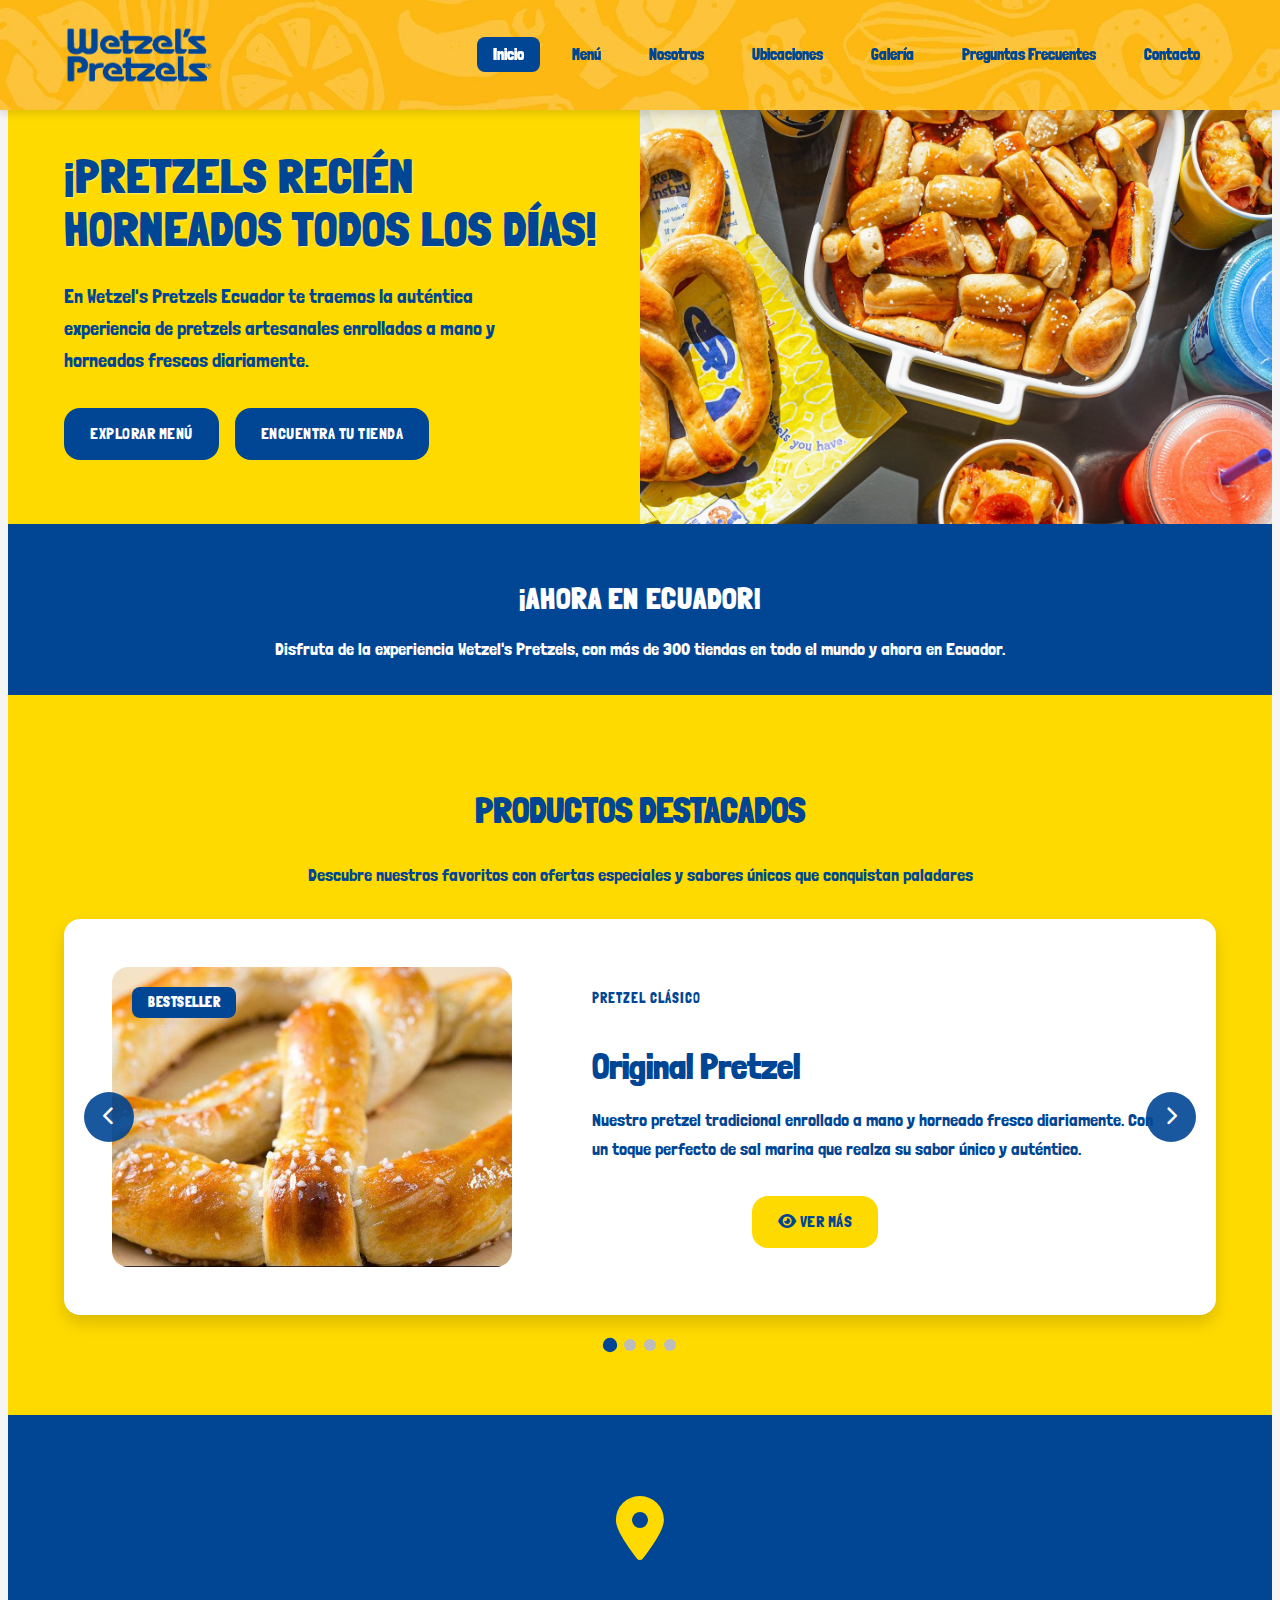
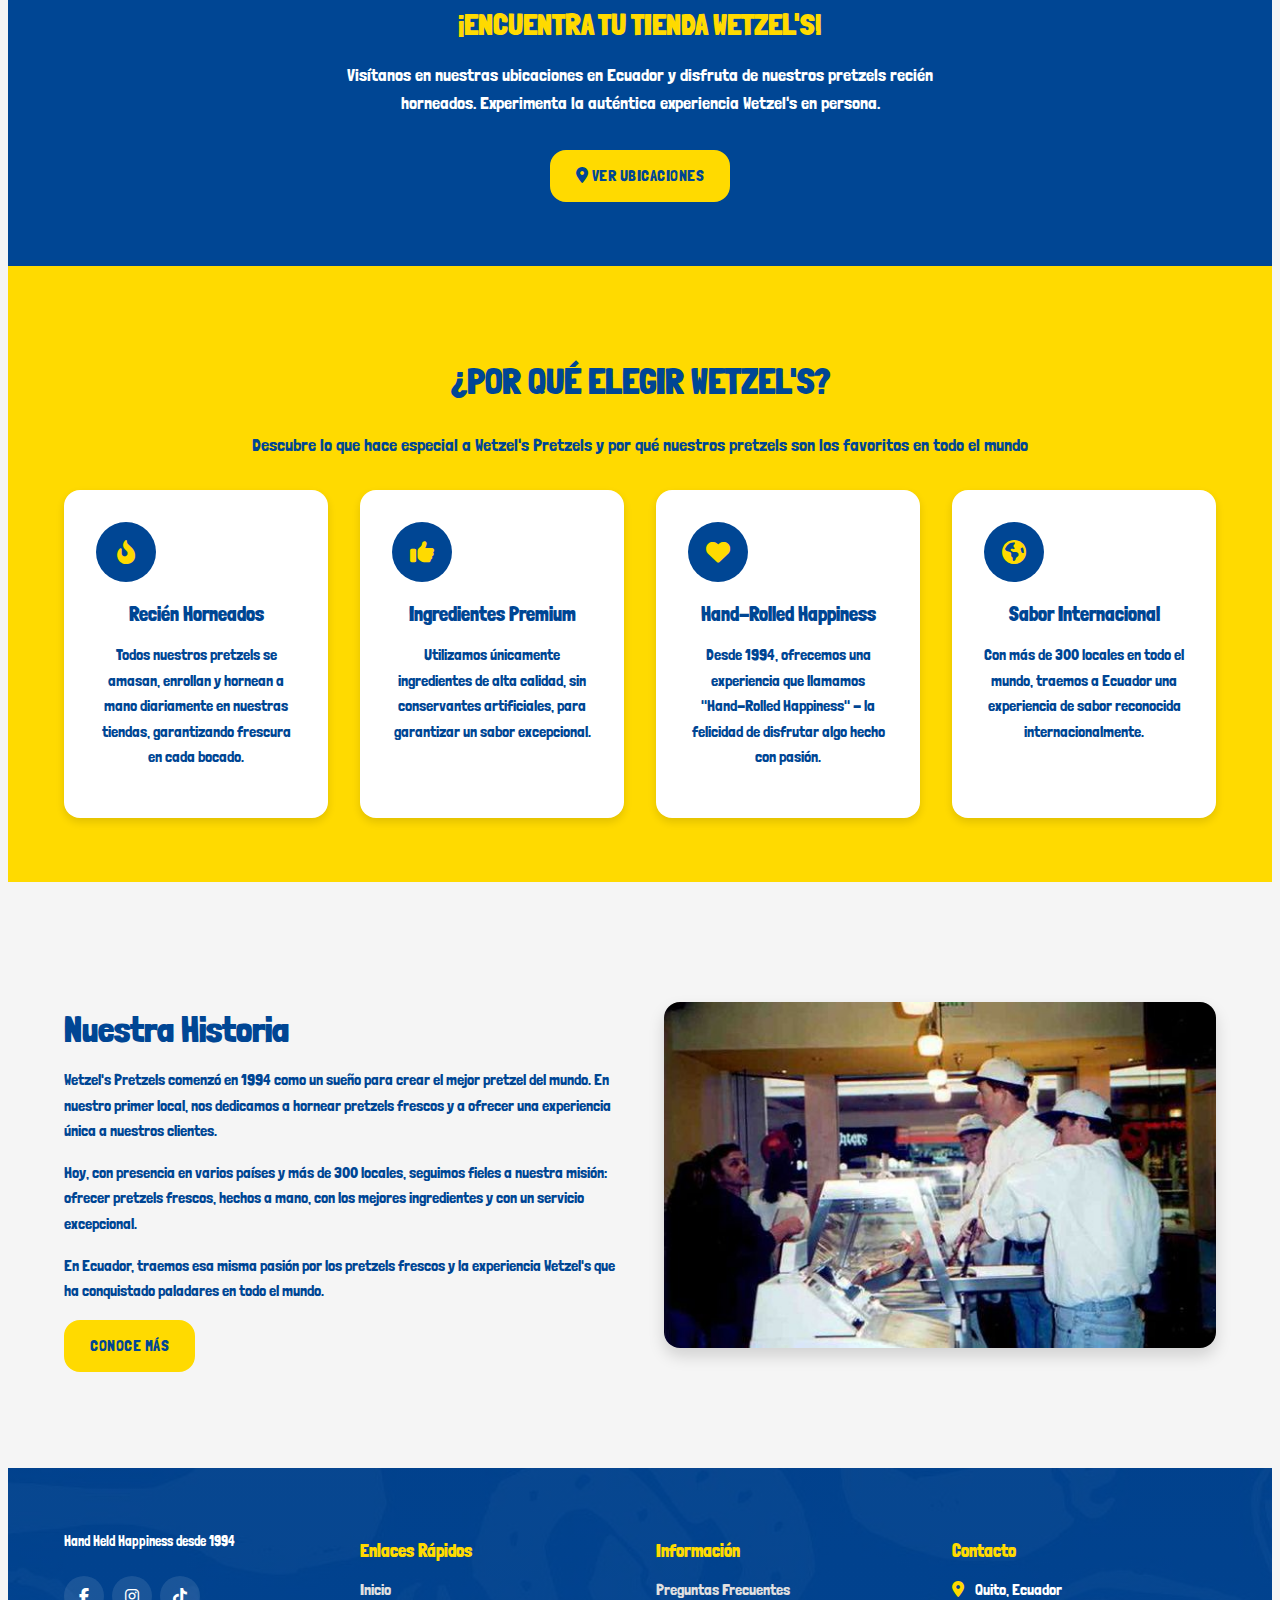
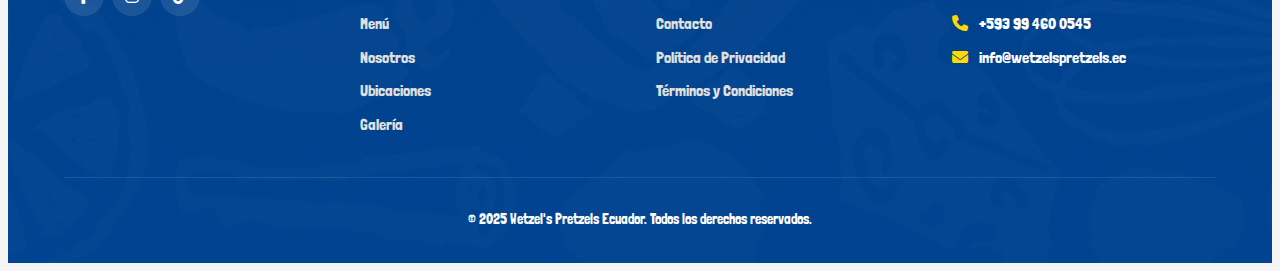
<file: index.html>
<!DOCTYPE html>
<html lang="es">

<head>
    <meta charset="UTF-8">
    <meta name="viewport" content="width=device-width, initial-scale=1.0">
    <title>Wetzel's Pretzels Ecuador | Pretzels recién horneados</title>
    <meta name="description"
        content="Disfruta de los mejores pretzels recién horneados, Wetzel Dogs y deliciosas bebidas en Wetzel's Pretzels Ecuador. ¡Hand-Rolled Happiness desde 1994!">

    <!-- Favicon -->
    <link rel="shortcut icon" href="images/favicon.png">

    <!-- Google Fonts -->
    <link rel="preconnect" href="https://fonts.gstatic.com">
    <link href="https://fonts.googleapis.com/css2?family=Roboto:wght@300;400;500;700&display=swap" rel="stylesheet">
    <link href="https://fonts.googleapis.com/css2?family=Londrina+Solid&display=swap" rel="stylesheet">

    <!-- Font Awesome -->
    <link rel="stylesheet" href="https://cdnjs.cloudflare.com/ajax/libs/font-awesome/6.4.0/css/all.min.css">

    <!-- CSS -->
    <link rel="stylesheet" href="css/styles.css">
</head>

<body>
    <!-- Header -->
    <header class="header">
        <div class="container">
            <div class="nav-container">
                <div class="logo">
                    <a href="index.html">
                        <img src="images/logo_header.png" alt="Wetzel's Pretzels Logo">
                    </a>
                </div>

                <div class="mobile-toggle">
                    <i class="fas fa-bars"></i>
                </div>

                <ul class="nav-menu">
                    <li><a href="index.html" class="active">Inicio</a></li>
                    <li><a href="menu.html">Menú</a></li>
                    <li><a href="about.html">Nosotros</a></li>
                    <li><a href="find-a-location.html">Ubicaciones</a></li>
                    <li><a href="gallery.html">Galería</a></li>
                    <li><a href="faq.html">Preguntas Frecuentes</a></li>
                    <li><a href="contact.html">Contacto</a></li>
                </ul>
            </div>
        </div>
    </header>

    <!-- Hero Section - Actualizado con diseño más impactante -->
    <section class="hero">
        <div class="container">
            <div class="hero-content">
                <h1 class="animate-on-scroll">¡PRETZELS RECIÉN HORNEADOS TODOS LOS DÍAS!</h1>
                <p class="animate-on-scroll">En Wetzel's Pretzels Ecuador te traemos la auténtica experiencia de
                    pretzels artesanales enrollados a mano y horneados frescos diariamente.</p>
                <div class="animate-on-scroll hero-buttons">
                    <a href="menu.html" class="btn btn-blue-on-yellow">EXPLORAR MENÚ</a>
                    <a href="find-a-location.html" class="btn btn-blue-on-yellow">ENCUENTRA TU TIENDA</a>
                </div>
            </div>
        </div>
        <div class="hero-image">
            <img src="images/img1.jpg" alt="Pretzels recién horneados Wetzel's" height="100%">
        </div>
    </section>

    <!-- Banner promocional nuevo -->
    <section class="promo-banner">
        <div class="container">
            <div class="promo-content animate-on-scroll">
                <h2>¡AHORA EN ECUADOR!</h2>
                <p>Disfruta de la experiencia Wetzel's Pretzels, con más de 300 tiendas en todo el mundo y ahora en
                    Ecuador.</p>
            </div>
        </div>
    </section>

    <!-- Productos Destacados con Carrusel Interactivo -->
    <section class="featured-products">
        <div class="container">
            <h2 class="section-title animate-on-scroll">PRODUCTOS DESTACADOS</h2>
            <p class="section-description animate-on-scroll">Descubre nuestros favoritos con ofertas especiales y
                sabores únicos que conquistan paladares</p>

            <div class="featured-carousel">
                <div class="carousel-container">
                    <!-- Producto 1: Original Pretzel -->
                    <div class="featured-product">
                        <div class="featured-product-image">
                            <img src="images/original_pretzel.jpg" alt="Original Pretzel">
                            <div class="featured-badge bestseller">BESTSELLER</div>
                        </div>
                        <div class="featured-product-content">
                            <div class="featured-product-category">PRETZEL CLÁSICO</div>
                            <h3 class="featured-product-title">Original Pretzel</h3>
                            <p class="featured-product-description">
                                Nuestro pretzel tradicional enrollado a mano y horneado fresco diariamente.
                                Con un toque perfecto de sal marina que realza su sabor único y auténtico.
                            </p>
                            <!--
                            <div class="featured-product-price">
                                <span class="featured-current-price">$2.99</span>
                            </div>
                            -->
                            <div class="featured-product-actions">
                                <a href="menu.html" class="btn btn-primary">
                                    <i class="fas fa-eye"></i> VER MÁS
                                </a>
                                <a href="menu.html" class="btn btn-outline">VER MENÚ</a>
                            </div>
                        </div>
                    </div>

                    <!-- Producto 2: Sinful Cinnamon -->
                    <div class="featured-product">
                        <div class="featured-product-image">
                            <img src="images/sinful_cinnamon.jpg" alt="Sinful Cinnamon">
                            <!--
                            <div class="featured-badge offer">OFERTA ESPECIAL</div>
                            -->
                        </div>
                        <div class="featured-product-content">
                            <div class="featured-product-category">PRETZEL DULCE</div>
                            <h3 class="featured-product-title">Sinful Cinnamon</h3>
                            <p class="featured-product-description">
                                Nuestro pretzel irresistible cubierto con canela y azúcar. Una explosión de dulzura
                                que te transportará al paraíso con cada bocado.
                            </p>
                            <!--
                            <div class="featured-product-price">
                                <span class="featured-current-price">$3.99</span>
                            </div>
                            -->
                            <div class="featured-product-actions">
                                <a href="menu.html" class="btn btn-primary">
                                    <i class="fas fa-eye"></i> VER MÁS
                                </a>
                                <a href="menu.html" class="btn btn-outline">VER MENÚ</a>
                            </div>
                        </div>
                    </div>

                    <!-- Producto 3: Wetzel Dog -->
                    <div class="featured-product">
                        <div class="featured-product-image">
                            <img src="images/wetzel_dog.jpg" alt="Wetzel Dog">
                            <!--
                            <div class="featured-badge new">NUEVO</div>
                            -->
                        </div>
                        <div class="featured-product-content">
                            <div class="featured-product-category">WETZEL DOG</div>
                            <h3 class="featured-product-title">Wetzel Dog Clásico</h3>
                            <p class="featured-product-description">
                                Perrito caliente de carne envuelto en nuestra masa de pretzel y horneado
                                a la perfección. La combinación perfecta de sabor y tradición.
                            </p>
                            <!--
                            <div class="featured-product-price">
                                <span class="featured-current-price">$4.99</span>
                            </div>
                            -->
                            <div class="featured-product-actions">
                                <a href="menu.html" class="btn btn-primary">
                                    <i class="fas fa-eye"></i> VER MÁS
                                </a>
                                <a href="menu.html" class="btn btn-outline">VER MENÚ</a>
                            </div>
                        </div>
                    </div>

                    <!-- Producto 4: Combo Especial -->
                    <div class="featured-product">
                        <div class="featured-product-image">
                            <img src="images/fresh_lemonade.jpg" alt="Fresh Lemonade">
                            <!--
                            <div class="featured-badge offer">COMBO ESPECIAL</div>
                            -->
                        </div>
                        <div class="featured-product-content">
                            <div class="featured-product-category">BEBIDA</div>
                            <h3 class="featured-product-title">Fresh Lemonade</h3>
                            <p class="featured-product-description">
                                Tu pretzel favorito acompañado de nuestra refrescante limonada Original o Frambuesa
                                Roja.
                                El combo perfecto para disfrutar en cualquier momento del día.
                            </p>
                            <!--
                            <div class="featured-product-price">
                                <span class="featured-current-price">$2.99</span>
                            </div>
                            -->
                            <div class="featured-product-actions">
                                <a href="menu.html" class="btn btn-primary">
                                    <i class="fas fa-eye"></i> VER MÁS
                                </a>
                                <a href="menu.html" class="btn btn-outline">VER MENÚ</a>
                            </div>
                        </div>
                    </div>
                </div>

                <!-- Navegación del carrusel -->
                <button class="carousel-nav prev" onclick="moveCarousel(-1)">
                    <i class="fas fa-chevron-left"></i>
                </button>
                <button class="carousel-nav next" onclick="moveCarousel(1)">
                    <i class="fas fa-chevron-right"></i>
                </button>
            </div>

            <!-- Indicadores del carrusel -->
            <div class="carousel-indicators">
                <div class="carousel-indicator active" onclick="currentSlide(1)"></div>
                <div class="carousel-indicator" onclick="currentSlide(2)"></div>
                <div class="carousel-indicator" onclick="currentSlide(3)"></div>
                <div class="carousel-indicator" onclick="currentSlide(4)"></div>
            </div>
        </div>
    </section>

    <!-- Sección Encuentra Tu Tienda -->
    <section class="delivery-section">
        <div class="container">
            <div class="delivery-content" style="text-align: center;">
                <div style="font-size: 4rem; color: var(--secondary-color); margin-bottom: 1rem;">
                    <i class="fas fa-map-marker-alt"></i>
                </div>
                <h2>¡ENCUENTRA TU TIENDA WETZEL'S!</h2>
                <p>Visítanos en nuestras ubicaciones en Ecuador y disfruta de nuestros pretzels recién horneados.
                    Experimenta la auténtica experiencia Wetzel's en persona.</p>

                <div class="featured-product-actions">
                    <a href="find-a-location.html" class="btn btn-yellow">
                        <i class="fas fa-map-marker-alt"></i> VER UBICACIONES
                    </a>
                </div>
            </div>
        </div>
    </section>

    <!-- Features - Actualizada con iconografía y estilo mejorado -->
    <section class="section features">
        <div class="container">
            <h2 class="section-title animate-on-scroll">¿POR QUÉ ELEGIR WETZEL'S?</h2>
            <p class="section-description animate-on-scroll">Descubre lo que hace especial a Wetzel's Pretzels y por qué
                nuestros pretzels son los favoritos en todo el mundo
            </p>

            <div class="features-grid">
                <div class="feature-card animate-on-scroll">
                    <div class="feature-icon">
                        <i class="fas fa-fire-alt"></i>
                    </div>
                    <h3>Recién Horneados</h3>
                    <p>Todos nuestros pretzels se amasan, enrollan y hornean a mano diariamente en nuestras tiendas,
                        garantizando frescura en cada bocado.
                    </p>
                </div>

                <div class="feature-card animate-on-scroll">
                    <div class="feature-icon">
                        <i class="fas fa-thumbs-up"></i>
                    </div>
                    <h3>Ingredientes Premium</h3>
                    <p>Utilizamos únicamente ingredientes de alta calidad, sin conservantes artificiales, para
                        garantizar un sabor excepcional.
                    </p>
                </div>

                <div class="feature-card animate-on-scroll">
                    <div class="feature-icon">
                        <i class="fas fa-heart"></i>
                    </div>
                    <h3>Hand-Rolled Happiness</h3>
                    <p>Desde 1994, ofrecemos una experiencia que llamamos "Hand-Rolled Happiness" - la felicidad de
                        disfrutar algo hecho con pasión.
                    </p>
                </div>

                <div class="feature-card animate-on-scroll">
                    <div class="feature-icon">
                        <i class="fas fa-globe-americas"></i>
                    </div>
                    <h3>Sabor Internacional</h3>
                    <p>Con más de 300 locales en todo el mundo, traemos a Ecuador una experiencia de sabor reconocida
                        internacionalmente.
                    </p>
                </div>
            </div>
        </div>
    </section>

    <!-- About -->
    <section class="section">
        <div class="container">
            <div class="about-content">
                <div class="about-text animate-on-scroll">
                    <h2 class="section-title" style="text-align: left;">Nuestra Historia</h2>
                    <p>Wetzel's Pretzels comenzó en 1994 como un sueño para crear el mejor pretzel del mundo. En nuestro
                        primer local, nos dedicamos a hornear pretzels frescos y a ofrecer una experiencia única a
                        nuestros clientes.</p>
                    <p>Hoy, con presencia en varios países y más de 300 locales, seguimos fieles a nuestra misión:
                        ofrecer pretzels frescos, hechos a mano, con los mejores ingredientes y con un servicio
                        excepcional.</p>
                    <p>En Ecuador, traemos esa misma pasión por los pretzels frescos y la experiencia Wetzel's que ha
                        conquistado paladares en todo el mundo.</p>
                    <a href="about.html" class="btn btn-yellow-on-light">Conoce Más</a>
                </div>

                <div class="about-image animate-on-scroll">
                    <img src="images/history_1.jpg" alt="Historia Wetzel's Pretzels">
                </div>
            </div>
        </div>
    </section>

    <!-- Testimonios con diseño mejorado 
    <section class="section testimonials">
        <div class="container">
            <h2 class="section-title animate-on-scroll">LA EXPERIENCIA WETZEL'S</h2>
            <p class="section-description animate-on-scroll">Descubre lo que nuestros clientes opinan sobre Wetzel's
                Pretzels en Ecuador</p>

            <div class="testimonial-slider">
                <div class="testimonial-card animate-on-scroll">
                    <div class="testimonial-icon">
                        <i class="fas fa-quote-left"></i>
                    </div>
                    <p class="testimonial-text">"Los mejores pretzels que he probado en mi vida. Siempre calientes y
                        recién hechos. Mi favorito es el Sinful Cinnamon con el dip de caramelo."</p>
                    <div class="testimonial-info">
                        <img src="https://d3ciwvs59ifrt8.cloudfront.net/906dc99f-137f-48c4-8c94-d1148b904054/cf5b9be9-c4f2-4dd4-a05c-e8e33ccaea93.jpg"
                            alt="María González" class="testimonial-img">
                        <p class="testimonial-author">María González<br><span class="testimonial-location">Quito</span>
                        </p>
                    </div>
                </div>

                <div class="testimonial-card animate-on-scroll">
                    <div class="testimonial-icon">
                        <i class="fas fa-quote-left"></i>
                    </div>
                    <p class="testimonial-text">"No puedo resistirme a los Wetzel Dogs cuando visito el mall. La
                        combinación de la masa de pretzel con la salchicha es simplemente perfecta."</p>
                    <div class="testimonial-info">
                        <img src="https://d3ciwvs59ifrt8.cloudfront.net/906dc99f-137f-48c4-8c94-d1148b904054/2a1a78b3-fbf1-442b-a6ac-0a48a1a55bcc.jpg"
                            alt="Juan Pérez" class="testimonial-img">
                        <p class="testimonial-author">Juan Pérez<br><span class="testimonial-location">Guayaquil</span>
                        </p>
                    </div>
                </div>

                <div class="testimonial-card animate-on-scroll">
                    <div class="testimonial-icon">
                        <i class="fas fa-quote-left"></i>
                    </div>
                    <p class="testimonial-text">"Las limonadas son increíbles, especialmente en los días calurosos. El
                        servicio siempre es amable y rápido. Totalmente recomendado."</p>
                    <div class="testimonial-info">
                        <img src="https://d3ciwvs59ifrt8.cloudfront.net/906dc99f-137f-48c4-8c94-d1148b904054/d84fd172-aac3-44a1-8d07-a67d2d75fc6f.jpg"
                            alt="Ana Rodríguez" class="testimonial-img">
                        <p class="testimonial-author">Ana Rodríguez<br><span class="testimonial-location">Cuenca</span>
                        </p>
                    </div>
                </div>

                <div class="testimonial-card animate-on-scroll">
                    <div class="testimonial-icon">
                        <i class="fas fa-quote-left"></i>
                    </div>
                    <p class="testimonial-text">"Los Wetzel Bitz son perfectos para compartir. Nos encanta pedir varios
                        sabores y probarlos todos. ¡Siempre frescos y deliciosos!"</p>
                    <div class="testimonial-info">
                        <img src="https://d3ciwvs59ifrt8.cloudfront.net/906dc99f-137f-48c4-8c94-d1148b904054/cec9bfa5-c0e4-4848-a1bc-e3979fc2c4fb.jpg"
                            alt="Carlos Mendoza" class="testimonial-img">
                        <p class="testimonial-author">Carlos Mendoza<br><span class="testimonial-location">Manta</span>
                        </p>
                    </div>
                </div>
            </div>
        </div>
    </section>
-->
    <!-- Locations - Rediseñado para ser más visual y atractivo 
    <section class="section locations-section">
        <div class="container">
            <h2 class="section-title animate-on-scroll">ENCUENTRA TU TIENDA WETZEL'S</h2>
            <p class="section-description animate-on-scroll">Visítanos en nuestras ubicaciones en Ecuador y disfruta de
                nuestros pretzels recién horneados</p>

            <div class="locations-grid animate-on-scroll">
                <div class="location-card">
                    <div class="location-image">
                        <img src="https://d3ciwvs59ifrt8.cloudfront.net/906dc99f-137f-48c4-8c94-d1148b904054/2a5bd0fa-9cbe-4574-916b-15a368db6e95.jpg"
                            alt="Wetzel's Quito CCI">
                    </div>
                    <div class="location-info">
                        <h3>Quito - CCI</h3>
                        <p><i class="fas fa-map-marker-alt"></i> Centro Comercial Iñaquito, Local 230</p>
                        <p><i class="fas fa-clock"></i> Lun-Sáb: 10:00 - 21:00 | Dom: 10:00 - 20:00</p>
                        <p><i class="fas fa-phone"></i> (02) 2550-123</p>
                        <a href="https://maps.app.goo.gl/mYzGTDVJKRXkLUTY6" class="btn btn-outline" target="_blank">Ver
                            en mapa</a>
                    </div>
                </div>

                <div class="location-card">
                    <div class="location-image">
                        <img src="https://d3ciwvs59ifrt8.cloudfront.net/906dc99f-137f-48c4-8c94-d1148b904054/f62d23af-baa5-47b1-a67c-c0e83faaa5fc.jpg"
                            alt="Wetzel's Quito Scala">
                    </div>
                    <div class="location-info">
                        <h3>Quito - Scala Shopping</h3>
                        <p><i class="fas fa-map-marker-alt"></i> Scala Shopping, Planta Baja</p>
                        <p><i class="fas fa-clock"></i> Lun-Dom: 10:00 - 21:00</p>
                        <p><i class="fas fa-phone"></i> (02) 2550-456</p>
                        <a href="https://maps.app.goo.gl/zHmTWNAWNe3X7Q1H7" class="btn btn-outline" target="_blank">Ver
                            en mapa</a>
                    </div>
                </div>
            </div>

            <div class="map-container animate-on-scroll">
                <iframe
                    src="https://www.google.com/maps/embed?pb=!1m18!1m12!1m3!1d3989.7944791890793!2d-78.49351172569297!3d-0.18294429984857658!2m3!1f0!2f0!3f0!3m2!1i1024!2i768!4f13.1!3m3!1m2!1s0x91d59a7ac31a5c37%3A0x4d25d0d8c4fb1fa8!2sCCI%20-%20Centro%20Comercial%20Iñaquito!5e0!3m2!1sen!2sec!4v1714879255133!5m2!1sen!2sec"
                    width="100%" height="100%" style="border:0;" allowfullscreen="" loading="lazy"></iframe>
            </div>

            <div class="locations-coming-soon animate-on-scroll">
                <h3>Próximamente en:</h3>
                <div class="coming-soon-cities">
                    <span>Guayaquil</span>
                    <span>Cuenca</span>
                    <span>Manta</span>
                </div>
            </div>

            <div class="text-center mt-4 animate-on-scroll">
                <a href="find-a-location.html" class="btn btn-yellow-on-light">VER TODAS LAS UBICACIONES</a>
            </div>
        </div>
    </section>
-->
    <!-- Footer -->
    <footer class="footer">
        <div class="container">
            <div class="footer-content">
                <div class="footer-logo">
                    <!--
                    <img src="images/logo_footer.jpg" alt="Wetzel's Pretzels Logo">
                    -->
                    <p>Hand Held Happiness desde 1994</p>

                    <div class="social-icons">
                        <a href="https://www.facebook.com/WetzelsPretzelsEcuador" class="social-icon" target="_blank"><i
                                class="fab fa-facebook-f"></i></a>
                        <a href="https://www.instagram.com/wetzelspretzelsec/" class="social-icon" target="_blank"><i
                                class="fab fa-instagram"></i></a>
                        <a href="https://www.tiktok.com/@wetzelspretzelsec" class="social-icon" target="_blank"><i
                                class="fab fa-tiktok"></i></a>
                    </div>
                </div>

                <div class="footer-links">
                    <h4>Enlaces Rápidos</h4>
                    <ul>
                        <li><a href="index.html">Inicio</a></li>
                        <li><a href="menu.html">Menú</a></li>
                        <li><a href="about.html">Nosotros</a></li>
                        <li><a href="find-a-location.html">Ubicaciones</a></li>
                        <li><a href="gallery.html">Galería</a></li>
                    </ul>
                </div>

                <div class="footer-links">
                    <h4>Información</h4>
                    <ul>
                        <li><a href="faq.html">Preguntas Frecuentes</a></li>
                        <li><a href="contact.html">Contacto</a></li>
                        <li><a href="privacy-policy.html">Política de Privacidad</a></li>
                        <li><a href="terms-conditions.html">Términos y Condiciones</a></li>
                    </ul>
                </div>

                <div class="footer-links">
                    <h4>Contacto</h4>
                    <ul>
                        <li><i class="fas fa-map-marker-alt"></i> Quito, Ecuador</li>
                        <li><i class="fas fa-phone"></i> +593 99 460 0545</li>
                        <li><i class="fas fa-envelope"></i> info@wetzelspretzels.ec</li>
                    </ul>
                </div>
            </div>

            <div class="footer-bottom">
                <p>&copy; 2025 Wetzel's Pretzels Ecuador. Todos los derechos reservados.</p>
            </div>
        </div>
    </footer>

    <!-- JavaScript -->
    <script src="js/main.js"></script>
</body>

</html>
</file>
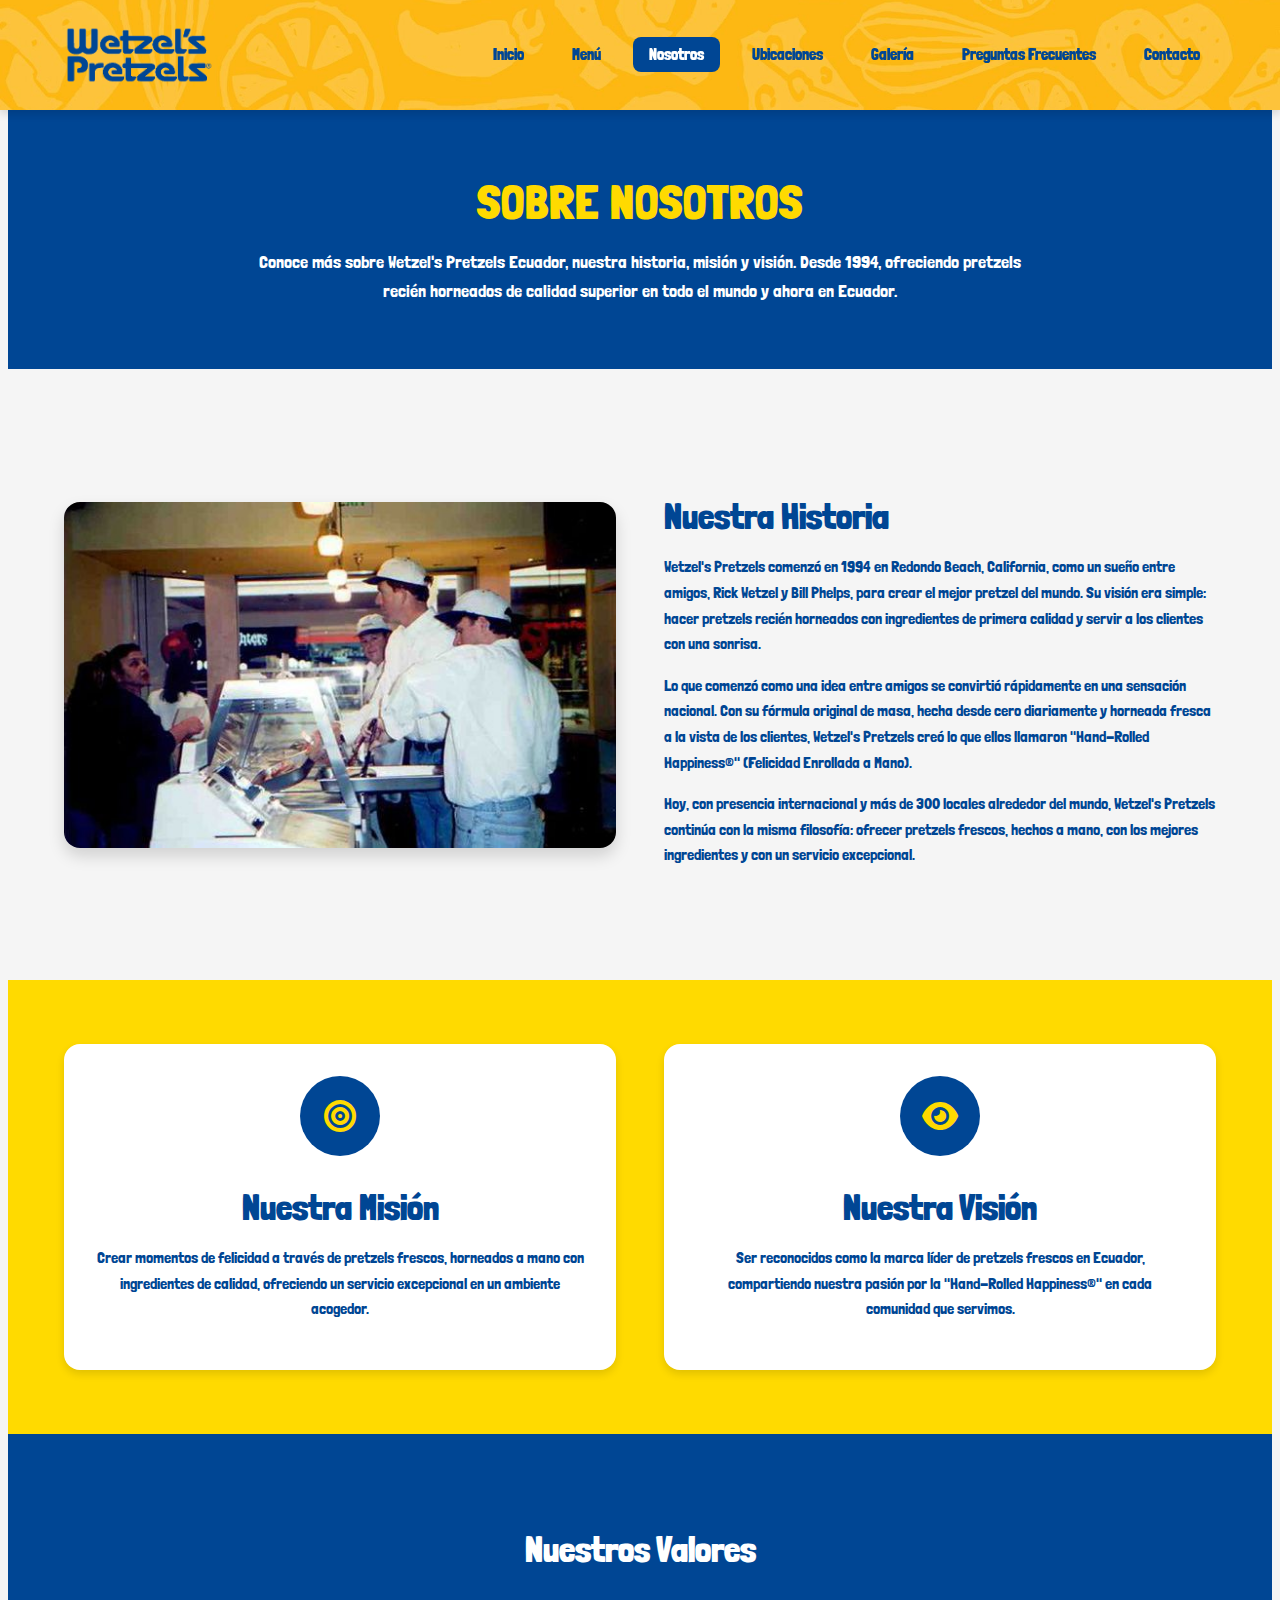
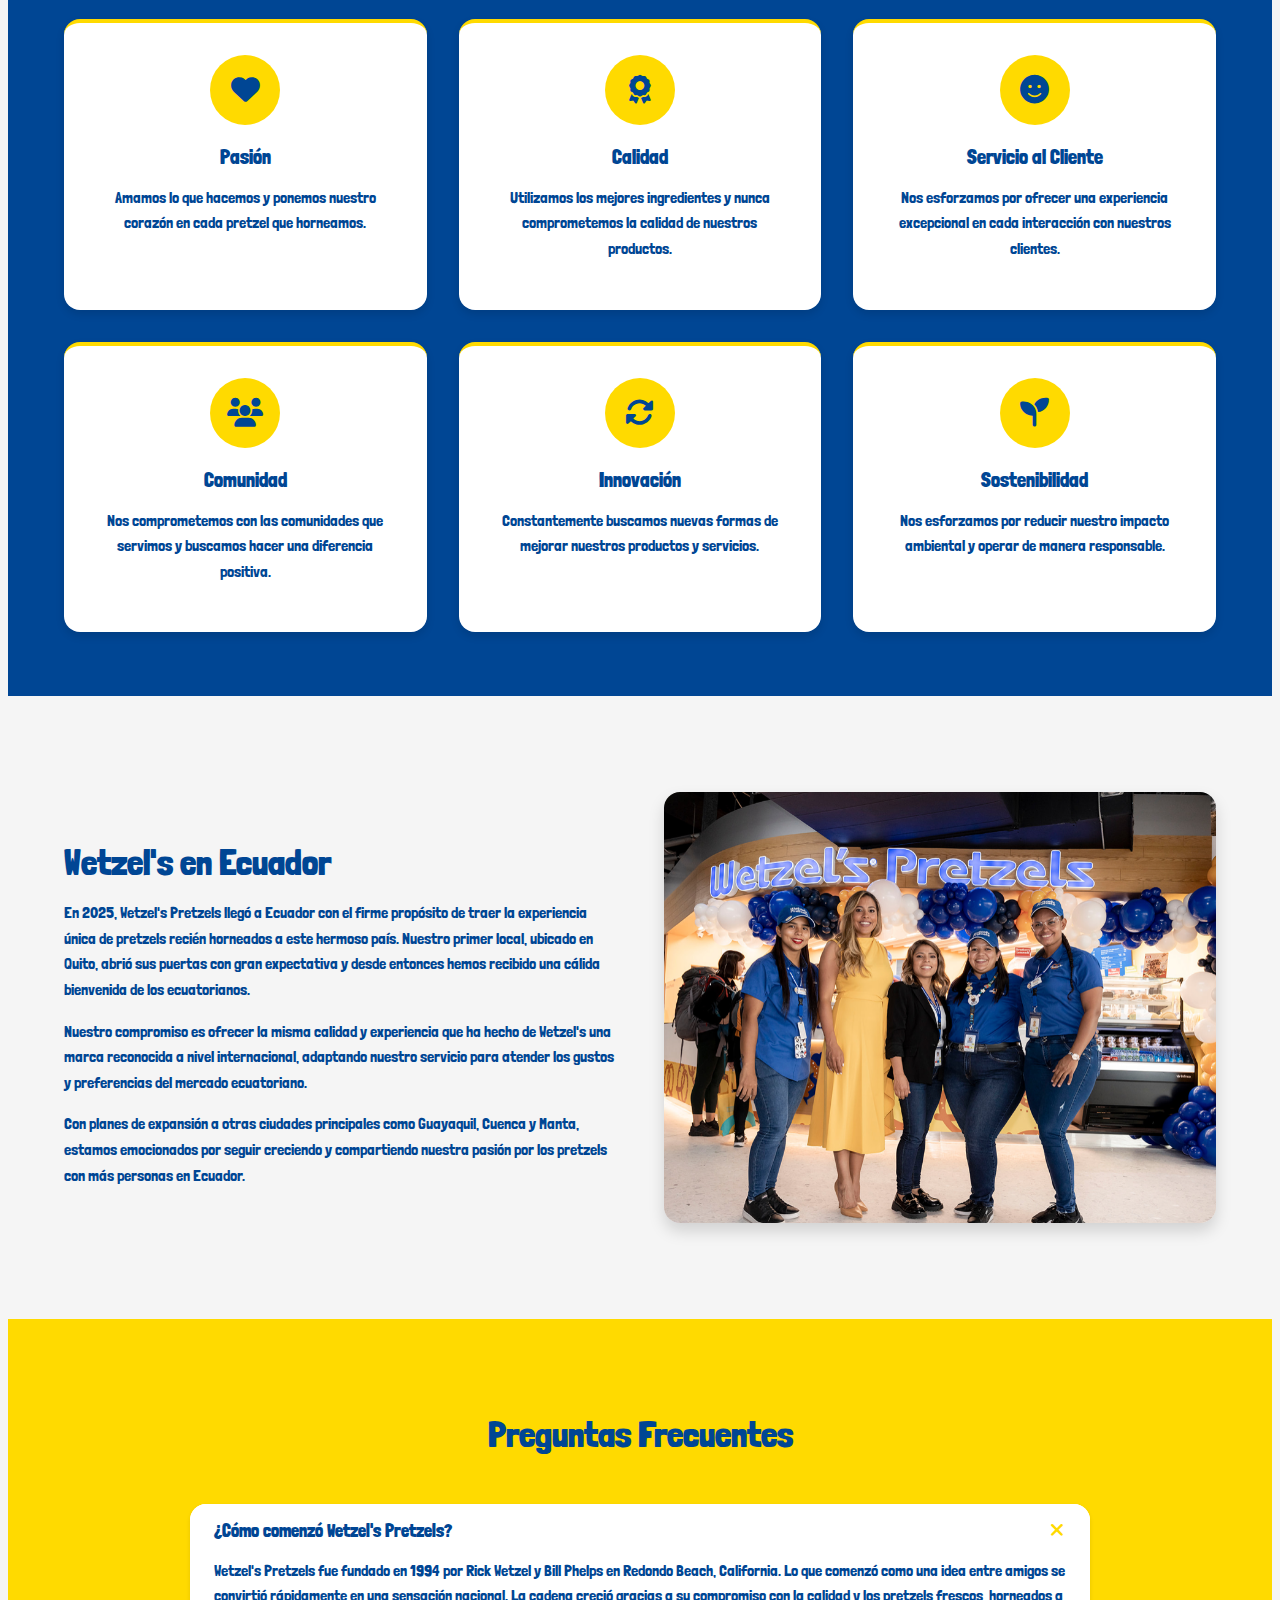
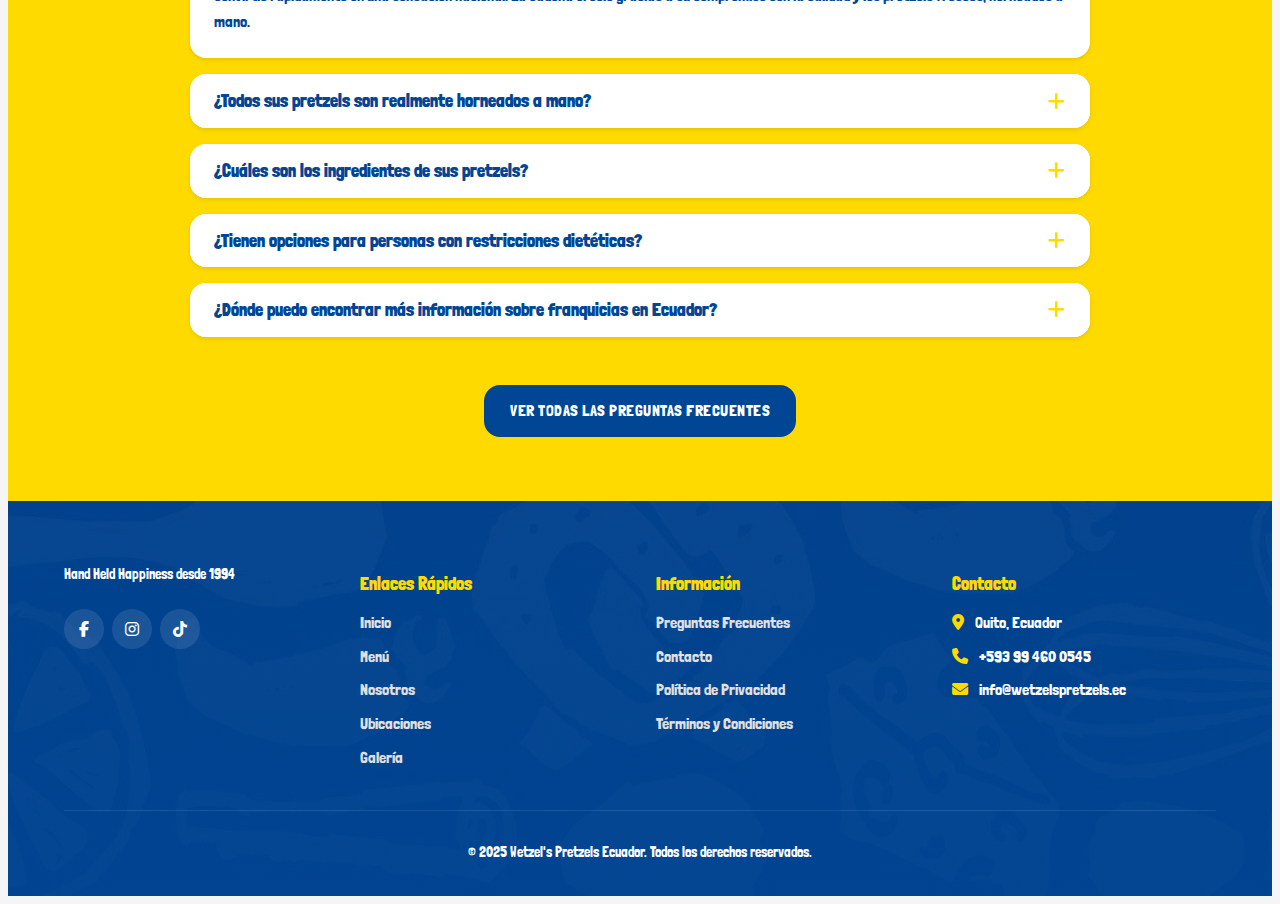
<file: about.html>
<!DOCTYPE html>
<html lang="es">

<head>
    <meta charset="UTF-8">
    <meta name="viewport" content="width=device-width, initial-scale=1.0">
    <title>Sobre Nosotros | Wetzel's Pretzels Ecuador</title>
    <meta name="description"
        content="Conoce más sobre Wetzel's Pretzels Ecuador, nuestra historia, misión y visión. Desde 1994, ofreciendo pretzels recién horneados de calidad superior.">

    <!-- Favicon -->
    <link rel="shortcut icon" href="images/favicon.png">

    <!-- Google Fonts -->
    <link rel="preconnect" href="https://fonts.gstatic.com">
    <link href="https://fonts.googleapis.com/css2?family=Roboto:wght@300;400;500;700&display=swap" rel="stylesheet">
    <link href="https://fonts.googleapis.com/css2?family=Londrina+Solid&display=swap" rel="stylesheet">

    <!-- Font Awesome -->
    <link rel="stylesheet" href="https://cdnjs.cloudflare.com/ajax/libs/font-awesome/6.4.0/css/all.min.css">

    <!-- CSS -->
    <link rel="stylesheet" href="css/styles.css">
    <link rel="stylesheet" href="css/utilities.css">
</head>

<body>
    <!-- Header -->
    <header class="header">
        <div class="container">
            <div class="nav-container">
                <div class="logo">
                    <a href="index.html">
                        <img src="images/logo_header.png" alt="Wetzel's Pretzels Logo">
                    </a>
                </div>

                <div class="mobile-toggle">
                    <i class="fas fa-bars"></i>
                </div>

                <ul class="nav-menu">
                    <li><a href="index.html">Inicio</a></li>
                    <li><a href="menu.html">Menú</a></li>
                    <li><a href="about.html" class="active">Nosotros</a></li>
                    <li><a href="find-a-location.html">Ubicaciones</a></li>
                    <li><a href="gallery.html">Galería</a></li>
                    <li><a href="faq.html">Preguntas Frecuentes</a></li>
                    <li><a href="contact.html">Contacto</a></li>
                </ul>
            </div>
        </div>
    </header>

    <!-- Page Banner - Actualizado con diseño más impactante -->
    <section class="page-banner menu-banner">
        <div class="container">
            <div class="banner-content">
                <h1 class="animate-on-scroll">SOBRE NOSOTROS</h1>
                <p class="animate-on-scroll">Conoce más sobre Wetzel's Pretzels Ecuador, nuestra historia, misión y
                    visión. Desde 1994, ofreciendo pretzels recién horneados de calidad superior en todo el mundo y
                    ahora en Ecuador.</p>
            </div>
        </div>
    </section>

    <!-- Our Story -->
    <section class="section">
        <div class="container">
            <div class="about-content">
                <div class="about-image animate-on-scroll">
                    <img src="images/history_1.jpg" alt="Historia Wetzel's Pretzels">
                </div>

                <div class="about-text animate-on-scroll">
                    <h2 class="section-title" style="text-align: left;">Nuestra Historia</h2>
                    <p>Wetzel's Pretzels comenzó en 1994 en Redondo Beach, California, como un sueño entre amigos, Rick
                        Wetzel y Bill Phelps, para crear el mejor pretzel del mundo. Su visión era simple: hacer
                        pretzels recién horneados con ingredientes de primera calidad y servir a los clientes con una
                        sonrisa.</p>
                    <p>Lo que comenzó como una idea entre amigos se convirtió rápidamente en una sensación nacional. Con
                        su fórmula original de masa, hecha desde cero diariamente y horneada fresca a la vista de los
                        clientes, Wetzel's Pretzels creó lo que ellos llamaron "Hand-Rolled Happiness®" (Felicidad
                        Enrollada a Mano).</p>
                    <p>Hoy, con presencia internacional y más de 300 locales alrededor del mundo, Wetzel's Pretzels
                        continúa con la misma filosofía: ofrecer pretzels frescos, hechos a mano, con los mejores
                        ingredientes y con un servicio excepcional.</p>
                </div>
            </div>
        </div>
    </section>

    <!-- Our Mission -->
    <section class="section background-primary">
        <div class="container">
            <div class="mission-vision">
                <div class="mission animate-on-scroll">
                    <div class="mission-icon">
                        <i class="fas fa-bullseye"></i>
                    </div>
                    <h2>Nuestra Misión</h2>
                    <p>Crear momentos de felicidad a través de pretzels frescos, horneados a mano con ingredientes de
                        calidad, ofreciendo un servicio excepcional en un ambiente acogedor.</p>
                </div>

                <div class="vision animate-on-scroll">
                    <div class="vision-icon">
                        <i class="fas fa-eye"></i>
                    </div>
                    <h2>Nuestra Visión</h2>
                    <p>Ser reconocidos como la marca líder de pretzels frescos en Ecuador, compartiendo nuestra pasión
                        por la "Hand-Rolled Happiness®" en cada comunidad que servimos.</p>
                </div>
            </div>
        </div>
    </section>

    <!-- Our Values -->
    <section class="section" style="background-color: var(--primary-color);">
        <div class="container">
            <h2 class="section-title animate-on-scroll" style="color: white;">Nuestros Valores</h2>

            <div class="values-grid">
                <div class="value-card animate-on-scroll">
                    <div class="value-icon">
                        <i class="fas fa-heart"></i>
                    </div>
                    <h3 style="color: var(--primary-color);">Pasión</h3>
                    <p style="color: var(--primary-color);">Amamos lo que hacemos y ponemos nuestro corazón en cada
                        pretzel que
                        horneamos.</p>
                </div>

                <div class="value-card animate-on-scroll">
                    <div class="value-icon">
                        <i class="fas fa-award"></i>
                    </div>
                    <h3 style="color: var(--primary-color);">Calidad</h3>
                    <p style="color: var(--primary-color);">Utilizamos los mejores ingredientes y nunca comprometemos la
                        calidad de
                        nuestros productos.</p>
                </div>

                <div class="value-card animate-on-scroll">
                    <div class="value-icon">
                        <i class="fas fa-smile"></i>
                    </div>
                    <h3 style="color: var(--primary-color);">Servicio al Cliente</h3>
                    <p style="color: var(--primary-color);">Nos esforzamos por ofrecer una experiencia excepcional en
                        cada interacción
                        con nuestros clientes.
                    </p>
                </div>

                <div class="value-card animate-on-scroll">
                    <div class="value-icon">
                        <i class="fas fa-users"></i>
                    </div>
                    <h3 style="color: var(--primary-color);">Comunidad</h3>
                    <p style="color: var(--primary-color);">Nos comprometemos con las comunidades que servimos y
                        buscamos hacer una
                        diferencia positiva.</p>
                </div>

                <div class="value-card animate-on-scroll">
                    <div class="value-icon">
                        <i class="fas fa-sync-alt"></i>
                    </div>
                    <h3 style="color: var(--primary-color);">Innovación</h3>
                    <p style="color: var(--primary-color);">Constantemente buscamos nuevas formas de mejorar nuestros
                        productos y
                        servicios.</p>
                </div>

                <div class="value-card animate-on-scroll">
                    <div class="value-icon">
                        <i class="fas fa-seedling"></i>
                    </div>
                    <h3 style="color: var(--primary-color);">Sostenibilidad</h3>
                    <p style="color: var(--primary-color);">Nos esforzamos por reducir nuestro impacto ambiental y
                        operar de manera
                        responsable.</p>
                </div>
            </div>
        </div>
    </section>

    <!-- Wetzel's in Ecuador -->
    <section class="section">
        <div class="container">
            <div class="about-content">
                <div class="about-text animate-on-scroll">
                    <h2 class="section-title" style="text-align: left;">Wetzel's en Ecuador</h2>
                    <p>En 2025, Wetzel's Pretzels llegó a Ecuador con el firme propósito de traer la experiencia única
                        de pretzels recién horneados a este hermoso país. Nuestro primer local, ubicado en Quito, abrió
                        sus puertas con gran expectativa y desde entonces hemos recibido una cálida bienvenida de los
                        ecuatorianos.</p>
                    <p>Nuestro compromiso es ofrecer la misma calidad y experiencia que ha hecho de Wetzel's una marca
                        reconocida a nivel internacional, adaptando nuestro servicio para atender los gustos y
                        preferencias del mercado ecuatoriano.</p>
                    <p>Con planes de expansión a otras ciudades principales como Guayaquil, Cuenca y Manta, estamos
                        emocionados por seguir creciendo y compartiendo nuestra pasión por los pretzels con más personas
                        en Ecuador.</p>
                </div>

                <div class="about-image animate-on-scroll">
                    <img src="images/franquicia_ecuador.png" alt="Wetzel's Pretzels Ecuador">
                </div>
            </div>
        </div>
    </section>

    <!-- Team -->
    <!--
    <section class="section features">
        <div class="container">
            <h2 class="section-title animate-on-scroll">Nuestro Equipo</h2>
            <p class="section-description animate-on-scroll">Conoce a las personas apasionadas que hacen posible traer
                Wetzel's Pretzels a Ecuador.</p>

            <div class="team-grid">
                <div class="team-member animate-on-scroll">
                    <div class="team-image">
                        <img src="https://d3ciwvs59ifrt8.cloudfront.net/906dc99f-137f-48c4-8c94-d1148b904054/cf5b9be9-c4f2-4dd4-a05c-e8e33ccaea93.jpg"
                            alt="Juan Morales">
                    </div>
                    <h3>Juan Morales</h3>
                    <p class="team-position">Director General</p>
                    <p>Con más de 15 años de experiencia en la industria de alimentos y bebidas, Juan lidera Wetzel's
                        Ecuador con pasión y visión estratégica.</p>
                </div>

                <div class="team-member animate-on-scroll">
                    <div class="team-image">
                        <img src="https://d3ciwvs59ifrt8.cloudfront.net/906dc99f-137f-48c4-8c94-d1148b904054/cec9bfa5-c0e4-4848-a1bc-e3979fc2c4fb.jpg"
                            alt="María Vásquez">
                    </div>
                    <h3>María Vásquez</h3>
                    <p class="team-position">Directora de Operaciones</p>
                    <p>María se asegura de que cada pretzel cumpla con los estándares de calidad de Wetzel's,
                        supervisando todas las operaciones de nuestras tiendas.</p>
                </div>

                <div class="team-member animate-on-scroll">
                    <div class="team-image">
                        <img src="https://d3ciwvs59ifrt8.cloudfront.net/906dc99f-137f-48c4-8c94-d1148b904054/2a1a78b3-fbf1-442b-a6ac-0a48a1a55bcc.jpg"
                            alt="Carlos Jiménez">
                    </div>
                    <h3>Carlos Jiménez</h3>
                    <p class="team-position">Chef Ejecutivo</p>
                    <p>Con formación en panadería internacional, Carlos aporta su expertise en la adaptación de recetas
                        y el desarrollo de nuevos productos.</p>
                </div>

                <div class="team-member animate-on-scroll">
                    <div class="team-image">
                        <img src="https://d3ciwvs59ifrt8.cloudfront.net/906dc99f-137f-48c4-8c94-d1148b904054/d84fd172-aac3-44a1-8d07-a67d2d75fc6f.jpg"
                            alt="Ana Cortez">
                    </div>
                    <h3>Ana Cortez</h3>
                    <p class="team-position">Directora de Marketing</p>
                    <p>Ana lidera nuestras estrategias de comunicación y marketing, conectando la marca Wetzel's con el
                        público ecuatoriano.</p>
                </div>
            </div>
        </div>
    </section>
    -->

    <!-- FAQ -->
    <section class="section" style="background-color: var(--secondary-color);">
        <div class="container">
            <h2 class="section-title animate-on-scroll" style="color: var(--primary-color);">Preguntas Frecuentes</h2>

            <div class="faq-container animate-on-scroll">
                <div class="faq-item">
                    <div class="faq-question">
                        <h3>¿Cómo comenzó Wetzel's Pretzels?</h3>
                        <i class="fas fa-plus"></i>
                    </div>
                    <div class="faq-answer">
                        <p>Wetzel's Pretzels fue fundado en 1994 por Rick Wetzel y Bill Phelps en Redondo Beach,
                            California. Lo que comenzó como una idea entre amigos se convirtió rápidamente en una
                            sensación nacional. La cadena creció gracias a su compromiso con la calidad y los pretzels
                            frescos, horneados a mano.</p>
                    </div>
                </div>

                <div class="faq-item">
                    <div class="faq-question">
                        <h3>¿Todos sus pretzels son realmente horneados a mano?</h3>
                        <i class="fas fa-plus"></i>
                    </div>
                    <div class="faq-answer">
                        <p>¡Absolutamente! En cada una de nuestras tiendas, amasamos, enrollamos y horneamos nuestros
                            pretzels a mano, diariamente. Esto garantiza la frescura y calidad que nos caracteriza.
                            Incluso puedes ver el proceso de elaboración en nuestras tiendas.</p>
                    </div>
                </div>

                <div class="faq-item">
                    <div class="faq-question">
                        <h3>¿Cuáles son los ingredientes de sus pretzels?</h3>
                        <i class="fas fa-plus"></i>
                    </div>
                    <div class="faq-answer">
                        <p>Utilizamos ingredientes simples y de calidad: harina, agua, levadura, mantequilla, azúcar y
                            sal. No usamos conservantes artificiales ni aditivos innecesarios. Nuestro compromiso es
                            ofrecer un producto lo más natural posible.</p>
                    </div>
                </div>

                <div class="faq-item">
                    <div class="faq-question">
                        <h3>¿Tienen opciones para personas con restricciones dietéticas?</h3>
                        <i class="fas fa-plus"></i>
                    </div>
                    <div class="faq-answer">
                        <p>Estamos trabajando en ampliar nuestras opciones para personas con restricciones dietéticas.
                            Actualmente, muchos de nuestros productos contienen gluten y lácteos. Te recomendamos
                            consultar en tienda para obtener información detallada sobre alérgenos específicos.</p>
                    </div>
                </div>

                <div class="faq-item">
                    <div class="faq-question">
                        <h3>¿Dónde puedo encontrar más información sobre franquicias en Ecuador?</h3>
                        <i class="fas fa-plus"></i>
                    </div>
                    <div class="faq-answer">
                        <p>Si estás interesado en abrir una franquicia de Wetzel's Pretzels en Ecuador, visita nuestra
                            sección de Franquicias o contáctanos directamente a través del formulario en nuestra página
                            de contacto. Estaremos encantados de brindarte toda la información necesaria.</p>
                    </div>
                </div>
            </div>

            <div class="text-center mt-5 animate-on-scroll">
                <a href="faq.html" class="btn btn-blue-on-yellow">VER TODAS LAS PREGUNTAS FRECUENTES</a>
            </div>
        </div>
    </section>

    <!-- Footer -->
    <footer class="footer">
        <div class="container">
            <div class="footer-content">
                <div class="footer-logo">
                    <!--
                    <img src="images/logo_footer.jpg" alt="Wetzel's Pretzels Logo">
                    -->
                    <p>Hand Held Happiness desde 1994</p>

                    <div class="social-icons">
                        <a href="https://www.facebook.com/WetzelsPretzelsEcuador" class="social-icon" target="_blank"><i
                                class="fab fa-facebook-f"></i></a>
                        <a href="https://www.instagram.com/wetzelspretzelsec/" class="social-icon" target="_blank"><i
                                class="fab fa-instagram"></i></a>
                        <a href="https://www.tiktok.com/@wetzelspretzelsec" class="social-icon" target="_blank"><i
                                class="fab fa-tiktok"></i></a>
                    </div>
                </div>

                <div class="footer-links">
                    <h4>Enlaces Rápidos</h4>
                    <ul>
                        <li><a href="index.html">Inicio</a></li>
                        <li><a href="menu.html">Menú</a></li>
                        <li><a href="about.html">Nosotros</a></li>
                        <li><a href="find-a-location.html">Ubicaciones</a></li>
                        <li><a href="gallery.html">Galería</a></li>
                    </ul>
                </div>

                <div class="footer-links">
                    <h4>Información</h4>
                    <ul>
                        <li><a href="faq.html">Preguntas Frecuentes</a></li>
                        <li><a href="contact.html">Contacto</a></li>
                        <li><a href="privacy-policy.html">Política de Privacidad</a></li>
                        <li><a href="terms-conditions.html">Términos y Condiciones</a></li>
                    </ul>
                </div>

                <div class="footer-links">
                    <h4>Contacto</h4>
                    <ul>
                        <li><i class="fas fa-map-marker-alt"></i> Quito, Ecuador</li>
                        <li><i class="fas fa-phone"></i> +593 99 460 0545</li>
                        <li><i class="fas fa-envelope"></i> info@wetzelspretzels.ec</li>
                    </ul>
                </div>
            </div>

            <div class="footer-bottom">
                <p>&copy; 2025 Wetzel's Pretzels Ecuador. Todos los derechos reservados.</p>
            </div>
        </div>
    </footer>

    <!-- JavaScript -->
    <script src="js/main.js"></script>
</body>

</html>
</file>
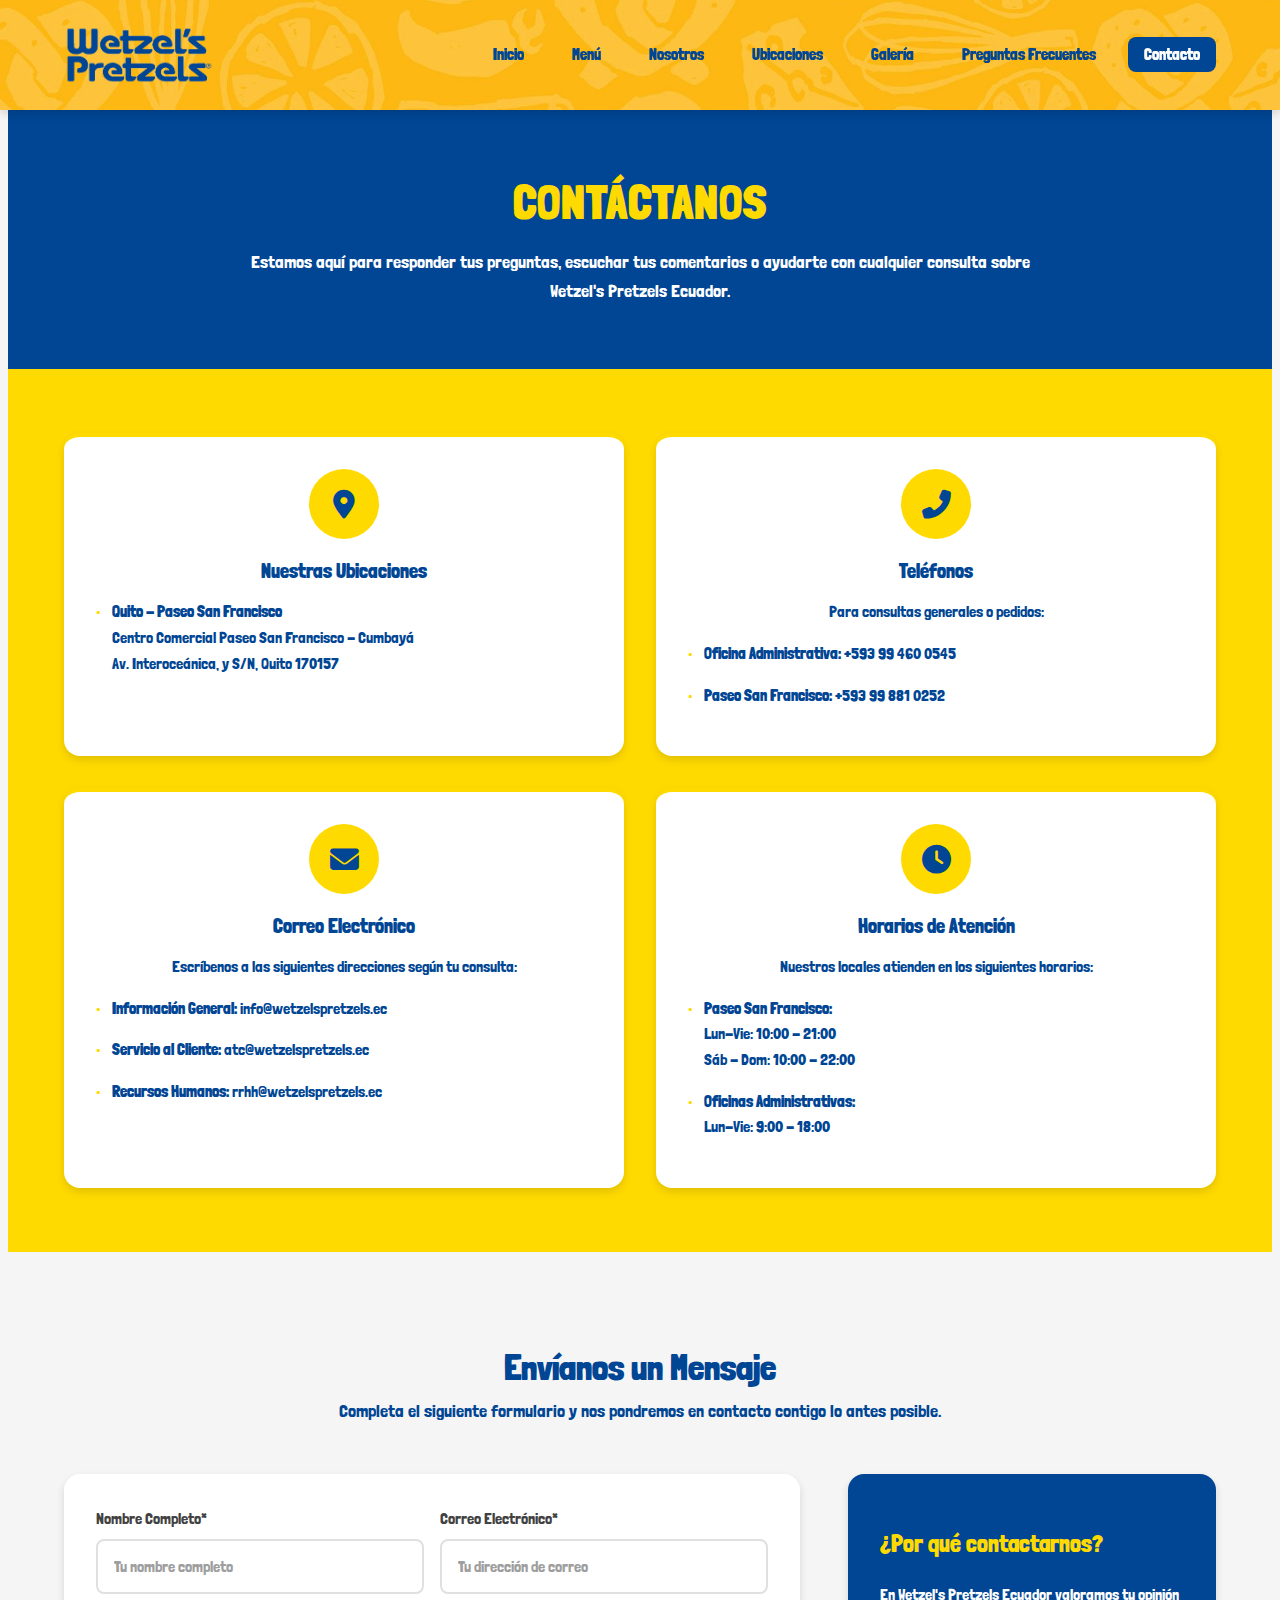
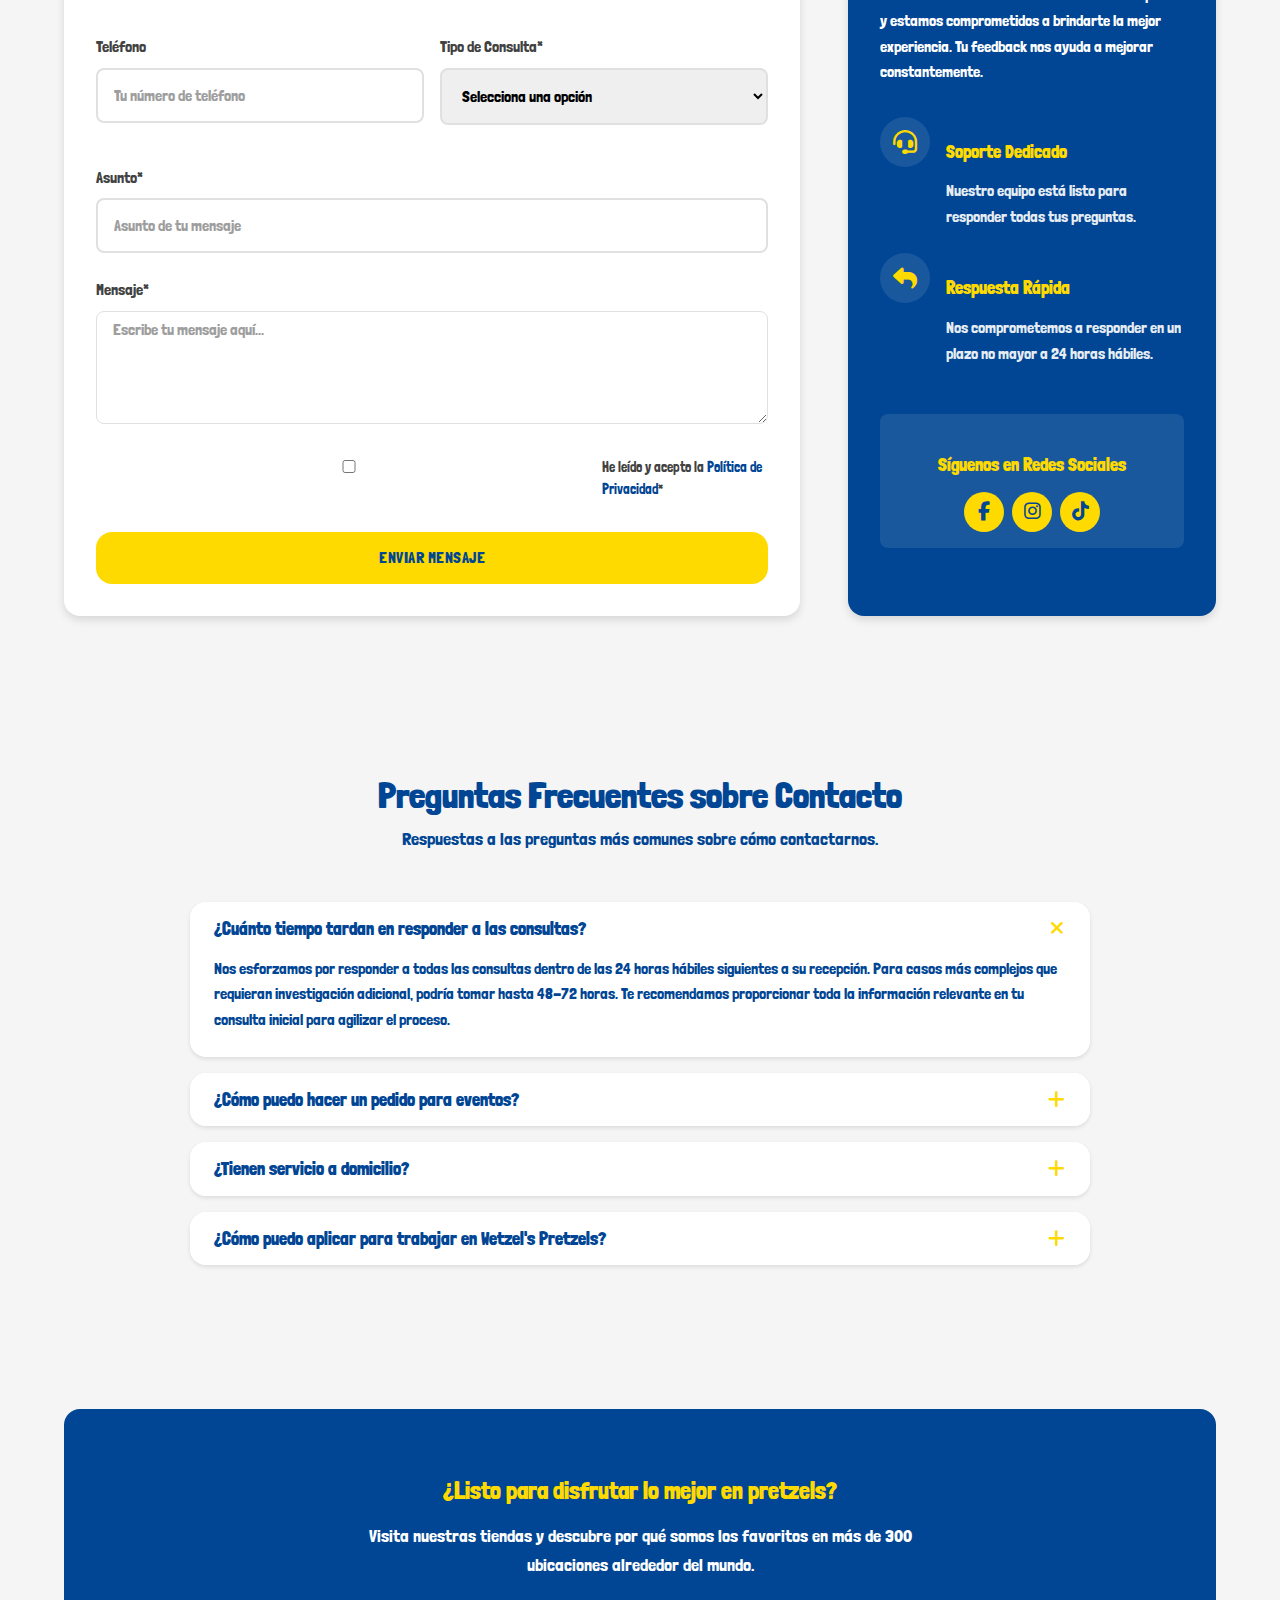
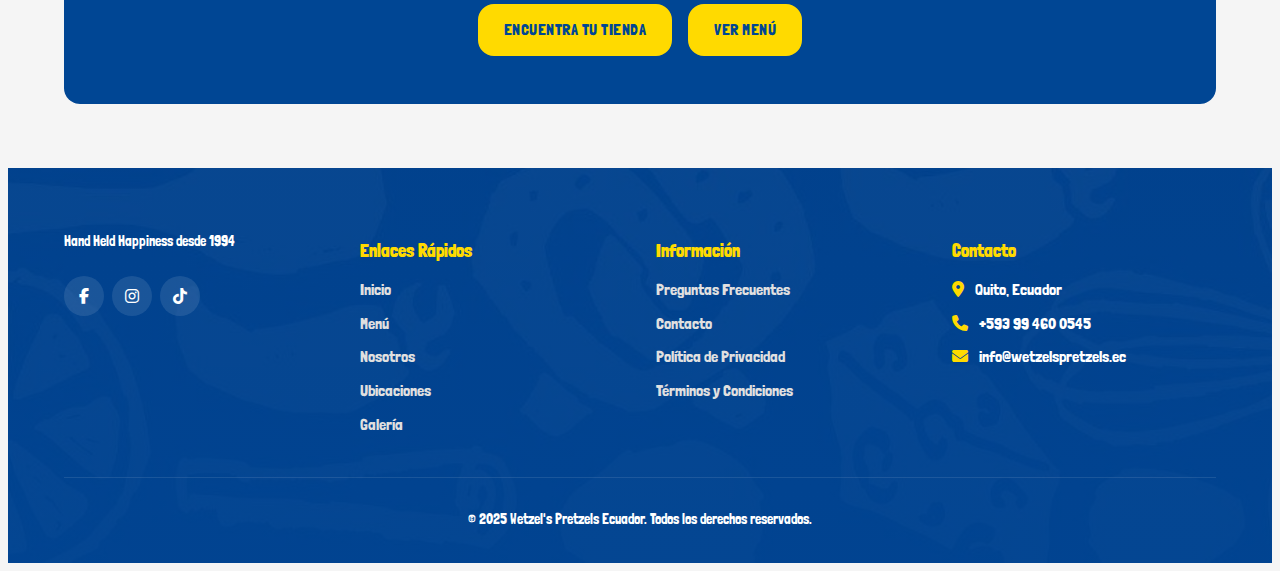
<file: contact.html>
<!DOCTYPE html>
<html lang="es">

<head>
    <meta charset="UTF-8">
    <meta name="viewport" content="width=device-width, initial-scale=1.0">
    <title>Contacto | Wetzel's Pretzels Ecuador</title>
    <meta name="description"
        content="Contacta con Wetzel's Pretzels Ecuador. Estamos aquí para responder tus preguntas, recibir tus comentarios o atender solicitudes de franquicias.">

    <!-- Favicon -->
    <link rel="shortcut icon" href="images/favicon.png">

    <!-- Google Fonts -->
    <link rel="preconnect" href="https://fonts.gstatic.com">
    <link href="https://fonts.googleapis.com/css2?family=Roboto:wght@300;400;500;700&display=swap" rel="stylesheet">
    <link href="https://fonts.googleapis.com/css2?family=Londrina+Solid&display=swap" rel="stylesheet">

    <!-- Font Awesome -->
    <link rel="stylesheet" href="https://cdnjs.cloudflare.com/ajax/libs/font-awesome/6.4.0/css/all.min.css">

    <!-- CSS -->
    <link rel="stylesheet" href="css/styles.css">
</head>

<body>
    <!-- Header -->
    <header class="header">
        <div class="container">
            <div class="nav-container">
                <div class="logo">
                    <a href="index.html">
                        <img src="images/logo_header.png" alt="Wetzel's Pretzels Logo">
                    </a>
                </div>

                <div class="mobile-toggle">
                    <i class="fas fa-bars"></i>
                </div>

                <ul class="nav-menu">
                    <li><a href="index.html">Inicio</a></li>
                    <li><a href="menu.html">Menú</a></li>
                    <li><a href="about.html">Nosotros</a></li>
                    <li><a href="find-a-location.html">Ubicaciones</a></li>
                    <li><a href="gallery.html">Galería</a></li>
                    <li><a href="faq.html">Preguntas Frecuentes</a></li>
                    <li><a href="contact.html" class="active">Contacto</a></li>
                </ul>
            </div>
        </div>
    </header>

    <!-- Page Banner -->
    <section class="page-banner menu-banner">
        <div class="container">
            <div class="banner-content">
                <h1 class="animate-on-scroll">CONTÁCTANOS</h1>
                <p class="animate-on-scroll">Estamos aquí para responder tus preguntas, escuchar tus comentarios o
                    ayudarte con cualquier consulta sobre Wetzel's Pretzels Ecuador.</p>
            </div>
        </div>
    </section>

    <!-- Contact Information -->
    <section class="contact-info-section">
        <div class="container">
            <div class="contact-info-container animate-on-scroll">
                <div class="contact-info-grid">
                    <div class="contact-info-item">
                        <div class="contact-info-icon">
                            <i class="fas fa-map-marker-alt"></i>
                        </div>
                        <h3>Nuestras Ubicaciones</h3>
                        <ul class="contact-locations">
                            <li>
                                <strong>Quito - Paseo San Francisco</strong><br>
                                Centro Comercial Paseo San Francisco - Cumbayá<br>
                                Av. Interoceánica, y S/N, Quito 170157
                            </li>
                        </ul>
                    </div>

                    <div class="contact-info-item">
                        <div class="contact-info-icon">
                            <i class="fas fa-phone-alt"></i>
                        </div>
                        <h3>Teléfonos</h3>
                        <p>Para consultas generales o pedidos:</p>
                        <ul class="contact-details">
                            <li><strong>Oficina Administrativa:</strong> +593 99 460 0545</li>
                            <li><strong>Paseo San Francisco:</strong> +593 99 881 0252</li>
                        </ul>
                    </div>

                    <div class="contact-info-item">
                        <div class="contact-info-icon">
                            <i class="fas fa-envelope"></i>
                        </div>
                        <h3>Correo Electrónico</h3>
                        <p>Escríbenos a las siguientes direcciones según tu consulta:</p>
                        <ul class="contact-details">
                            <li><strong>Información General:</strong> info@wetzelspretzels.ec</li>
                            <li><strong>Servicio al Cliente:</strong> atc@wetzelspretzels.ec</li>
                            <li><strong>Recursos Humanos:</strong> rrhh@wetzelspretzels.ec</li>
                        </ul>
                    </div>

                    <div class="contact-info-item">
                        <div class="contact-info-icon">
                            <i class="fas fa-clock"></i>
                        </div>
                        <h3>Horarios de Atención</h3>
                        <p>Nuestros locales atienden en los siguientes horarios:</p>
                        <ul class="contact-details">
                            <li><strong>Paseo San Francisco:</strong><br>Lun-Vie: 10:00 - 21:00<br>Sáb - Dom: 10:00 -
                                22:00</li>
                            <li><strong>Oficinas Administrativas:</strong><br>Lun-Vie: 9:00 - 18:00</li>
                        </ul>
                    </div>
                </div>
            </div>
        </div>
    </section>

    <!-- Contact Form Section -->
    <section class="section bg-light">
        <div class="container">
            <div class="section-header animate-on-scroll">
                <h2 class="section-title">Envíanos un Mensaje</h2>
                <p>Completa el siguiente formulario y nos pondremos en contacto contigo lo antes posible.</p>
            </div>

            <div class="contact-form-container">
                <div class="contact-form-wrapper animate-on-scroll">
                    <form class="contact-form" id="contactForm">
                        <div class="form-row">
                            <div class="form-group">
                                <label for="name">Nombre Completo*</label>
                                <input type="text" class="form-control" id="name" name="name"
                                    placeholder="Tu nombre completo" required>
                            </div>
                            <div class="form-group">
                                <label for="email">Correo Electrónico*</label>
                                <input type="email" class="form-control" id="email" name="email"
                                    placeholder="Tu dirección de correo" required>
                            </div>
                        </div>

                        <div class="form-row">
                            <div class="form-group">
                                <label for="phone">Teléfono</label>
                                <input type="tel" class="form-control" id="phone" name="phone"
                                    placeholder="Tu número de teléfono">
                            </div>
                            <div class="form-group">
                                <label for="inquiryType">Tipo de Consulta*</label>
                                <select class="form-control" id="inquiryType" name="inquiryType" required>
                                    <option value="" selected disabled>Selecciona una opción</option>
                                    <option value="informacion">Información General</option>
                                    <option value="productos">Consulta sobre Productos</option>
                                    <option value="ubicaciones">Consulta sobre Ubicaciones</option>
                                    <option value="franquicia">Información sobre Franquicias</option>
                                    <option value="trabajo">Oportunidades Laborales</option>
                                    <option value="sugerencia">Sugerencia</option>
                                    <option value="reclamo">Reclamo</option>
                                    <option value="otro">Otro</option>
                                </select>
                            </div>
                        </div>

                        <div class="form-group">
                            <label for="subject">Asunto*</label>
                            <input type="text" class="form-control" id="subject" name="subject"
                                placeholder="Asunto de tu mensaje" required>
                        </div>

                        <div class="form-group">
                            <label for="message">Mensaje*</label>
                            <textarea class="form-control" id="message" name="message" rows="5"
                                placeholder="Escribe tu mensaje aquí..." required></textarea>
                        </div>

                        <div class="form-group form-check">
                            <input type="checkbox" class="form-check-input" id="privacy" name="privacy" required>
                            <label class="form-check-label" for="privacy">He leído y acepto la <a
                                    href="privacy-policy.html">Política de Privacidad</a>*</label>
                        </div>

                        <button type="submit" class="btn btn-yellow-on-light btn-block">Enviar Mensaje</button>
                    </form>
                </div>

                <div class="contact-sidebar animate-on-scroll">
                    <div class="contact-sidebar-content">
                        <h3>¿Por qué contactarnos?</h3>
                        <p>En Wetzel's Pretzels Ecuador valoramos tu opinión y estamos comprometidos a brindarte la
                            mejor experiencia. Tu feedback nos ayuda a mejorar constantemente.</p>

                        <div class="contact-feature">
                            <div class="contact-feature-icon">
                                <i class="fas fa-headset"></i>
                            </div>
                            <div class="contact-feature-text">
                                <h4>Soporte Dedicado</h4>
                                <p>Nuestro equipo está listo para responder todas tus preguntas.</p>
                            </div>
                        </div>

                        <div class="contact-feature">
                            <div class="contact-feature-icon">
                                <i class="fas fa-reply"></i>
                            </div>
                            <div class="contact-feature-text">
                                <h4>Respuesta Rápida</h4>
                                <p>Nos comprometemos a responder en un plazo no mayor a 24 horas hábiles.</p>
                            </div>
                        </div>
                        <!--
                        <div class="contact-feature">
                            <div class="contact-feature-icon">
                                <i class="fas fa-store"></i>
                            </div>
                            <div class="contact-feature-text">
                                <h4>Oportunidades de Franquicia</h4>
                                <p>¿Interesado en abrir tu propia franquicia? Contáctanos para más información.</p>
                            </div>
                        </div>
                        -->
                        <div class="social-box">
                            <h4>Síguenos en Redes Sociales</h4>
                            <div class="contact-social-icons">
                                <a href="https://www.facebook.com/WetzelsPretzelsEcuador" target="_blank"
                                    class="contact-social-icon"><i class="fab fa-facebook-f"></i></a>
                                <a href="https://www.instagram.com/wetzelspretzelsec/" target="_blank"
                                    class="contact-social-icon"><i class="fab fa-instagram"></i></a>
                                <a href="https://www.tiktok.com/@wetzelspretzelsec" target="_blank"
                                    class="contact-social-icon"><i class="fab fa-tiktok"></i></a>
                            </div>
                        </div>
                    </div>
                </div>
            </div>
        </div>
    </section>

    <!-- Map Section -->
    <!--
    <section class="section">
        <div class="container">
            <div class="section-header animate-on-scroll">
                <h2 class="section-title">Encuéntranos</h2>
                <p>Visita nuestras tiendas en Quito y disfruta de nuestros deliciosos pretzels artesanales.</p>
            </div>

            <div class="map-container animate-on-scroll">
                <iframe
                    src="https://www.google.com/maps/embed?pb=!1m18!1m12!1m3!1d3989.7960393759364!2d-78.48631742357382!3d-0.1825657743185234!2m3!1f0!2f0!3f0!3m2!1i1024!2i768!4f13.1!3m3!1m2!1s0x91d59a7a87bb7175%3A0x911c3bc2d19a33cc!2sCentro%20Comercial%20Ina%C3%B1uito!5e0!3m2!1ses!2sec!4v1714944550723!5m2!1ses!2sec"
                    width="100%" height="450" style="border:0;" allowfullscreen="" loading="lazy"
                    referrerpolicy="no-referrer-when-downgrade"></iframe>
            </div>
        </div>
    </section>
-->
    <!-- FAQ Contact Section -->
    <section class="section bg-light">
        <div class="container">
            <div class="section-header animate-on-scroll">
                <h2 class="section-title">Preguntas Frecuentes sobre Contacto</h2>
                <p>Respuestas a las preguntas más comunes sobre cómo contactarnos.</p>
            </div>

            <div class="faq-container animate-on-scroll">
                <div class="faq-item">
                    <div class="faq-question">
                        <h3>¿Cuánto tiempo tardan en responder a las consultas?</h3>
                        <i class="fas fa-plus"></i>
                    </div>
                    <div class="faq-answer">
                        <p>Nos esforzamos por responder a todas las consultas dentro de las 24 horas hábiles siguientes
                            a su recepción. Para casos más complejos que requieran investigación adicional, podría tomar
                            hasta 48-72 horas. Te recomendamos proporcionar toda la información relevante en tu consulta
                            inicial para agilizar el proceso.</p>
                    </div>
                </div>

                <div class="faq-item">
                    <div class="faq-question">
                        <h3>¿Cómo puedo hacer un pedido para eventos?</h3>
                        <i class="fas fa-plus"></i>
                    </div>
                    <div class="faq-answer">
                        <p>Para pedidos especiales o catering para eventos, te recomendamos contactarnos con al menos 48
                            horas de anticipación. Puedes hacerlo a través del formulario de contacto seleccionando
                            "Información General" como tipo de consulta, o llamando directamente a la tienda más cercana
                            a tu ubicación. Para eventos grandes, ofrecemos opciones personalizadas y descuentos
                            especiales.</p>
                    </div>
                </div>

                <div class="faq-item">
                    <div class="faq-question">
                        <h3>¿Tienen servicio a domicilio?</h3>
                        <i class="fas fa-plus"></i>
                    </div>
                    <div class="faq-answer">
                        <p>Actualmente ofrecemos servicio a domicilio a través de las principales plataformas de
                            delivery como Uber Eats, Rappi y PedidosYa. También puedes realizar pedidos para recoger
                            directamente en tienda llamando a nuestros números telefónicos. Para ciertos pedidos grandes
                            o corporativos, podemos coordinar entregas directas según la disponibilidad.</p>
                    </div>
                </div>

                <div class="faq-item">
                    <div class="faq-question">
                        <h3>¿Cómo puedo aplicar para trabajar en Wetzel's Pretzels?</h3>
                        <i class="fas fa-plus"></i>
                    </div>
                    <div class="faq-answer">
                        <p>Si estás interesado en unirte a nuestro equipo, puedes enviarnos tu currículum a través del
                            formulario de contacto seleccionando "Oportunidades Laborales" como tipo de consulta.
                            También puedes enviar directamente tu hoja de vida a rrhh@wetzelspretzels.ec o visitar
                            cualquiera de nuestras tiendas para obtener información sobre posiciones disponibles.</p>
                    </div>
                </div>
            </div>
        </div>
    </section>

    <!-- Contact Section -->
    <section class="section contact">
        <div class="container">
            <div class="faq-contact animate-on-scroll">
                <h2>¿Listo para disfrutar lo mejor en pretzels?</h2>
                <p>Visita nuestras tiendas y descubre por qué somos los favoritos en más de 300 ubicaciones alrededor
                    del mundo.</p>
                <div class="cta-buttons">
                    <a href="find-a-location.html" class="btn btn-yellow">Encuentra tu tienda</a>
                    <a href="menu.html" class="btn btn-yellow">Ver Menú</a>
                </div>
            </div>
        </div>
    </section>

    <!-- Footer -->
    <footer class="footer">
        <div class="container">
            <div class="footer-content">
                <div class="footer-logo">
                    <!--
                    <img src="images/logo_footer.jpg" alt="Wetzel's Pretzels Logo">
                    -->
                    <p>Hand Held Happiness desde 1994</p>

                    <div class="social-icons">
                        <a href="https://www.facebook.com/WetzelsPretzelsEcuador" class="social-icon" target="_blank"><i
                                class="fab fa-facebook-f"></i></a>
                        <a href="https://www.instagram.com/wetzelspretzelsec/" class="social-icon" target="_blank"><i
                                class="fab fa-instagram"></i></a>
                        <a href="https://www.tiktok.com/@wetzelspretzelsec" class="social-icon" target="_blank"><i
                                class="fab fa-tiktok"></i></a>
                    </div>
                </div>

                <div class="footer-links">
                    <h4>Enlaces Rápidos</h4>
                    <ul>
                        <li><a href="index.html">Inicio</a></li>
                        <li><a href="menu.html">Menú</a></li>
                        <li><a href="about.html">Nosotros</a></li>
                        <li><a href="find-a-location.html">Ubicaciones</a></li>
                        <li><a href="gallery.html">Galería</a></li>
                    </ul>
                </div>

                <div class="footer-links">
                    <h4>Información</h4>
                    <ul>
                        <li><a href="faq.html">Preguntas Frecuentes</a></li>
                        <li><a href="contact.html">Contacto</a></li>
                        <li><a href="privacy-policy.html">Política de Privacidad</a></li>
                        <li><a href="terms-conditions.html">Términos y Condiciones</a></li>
                    </ul>
                </div>

                <div class="footer-links">
                    <h4>Contacto</h4>
                    <ul>
                        <li><i class="fas fa-map-marker-alt"></i> Quito, Ecuador</li>
                        <li><i class="fas fa-phone"></i> +593 99 460 0545</li>
                        <li><i class="fas fa-envelope"></i> info@wetzelspretzels.ec</li>
                    </ul>
                </div>
            </div>

            <div class="footer-bottom">
                <p>&copy; 2025 Wetzel's Pretzels Ecuador. Todos los derechos reservados.</p>
            </div>
        </div>
    </footer>

    <!-- JavaScript -->
    <script src="js/main.js"></script>
</body>

</html>
</file>
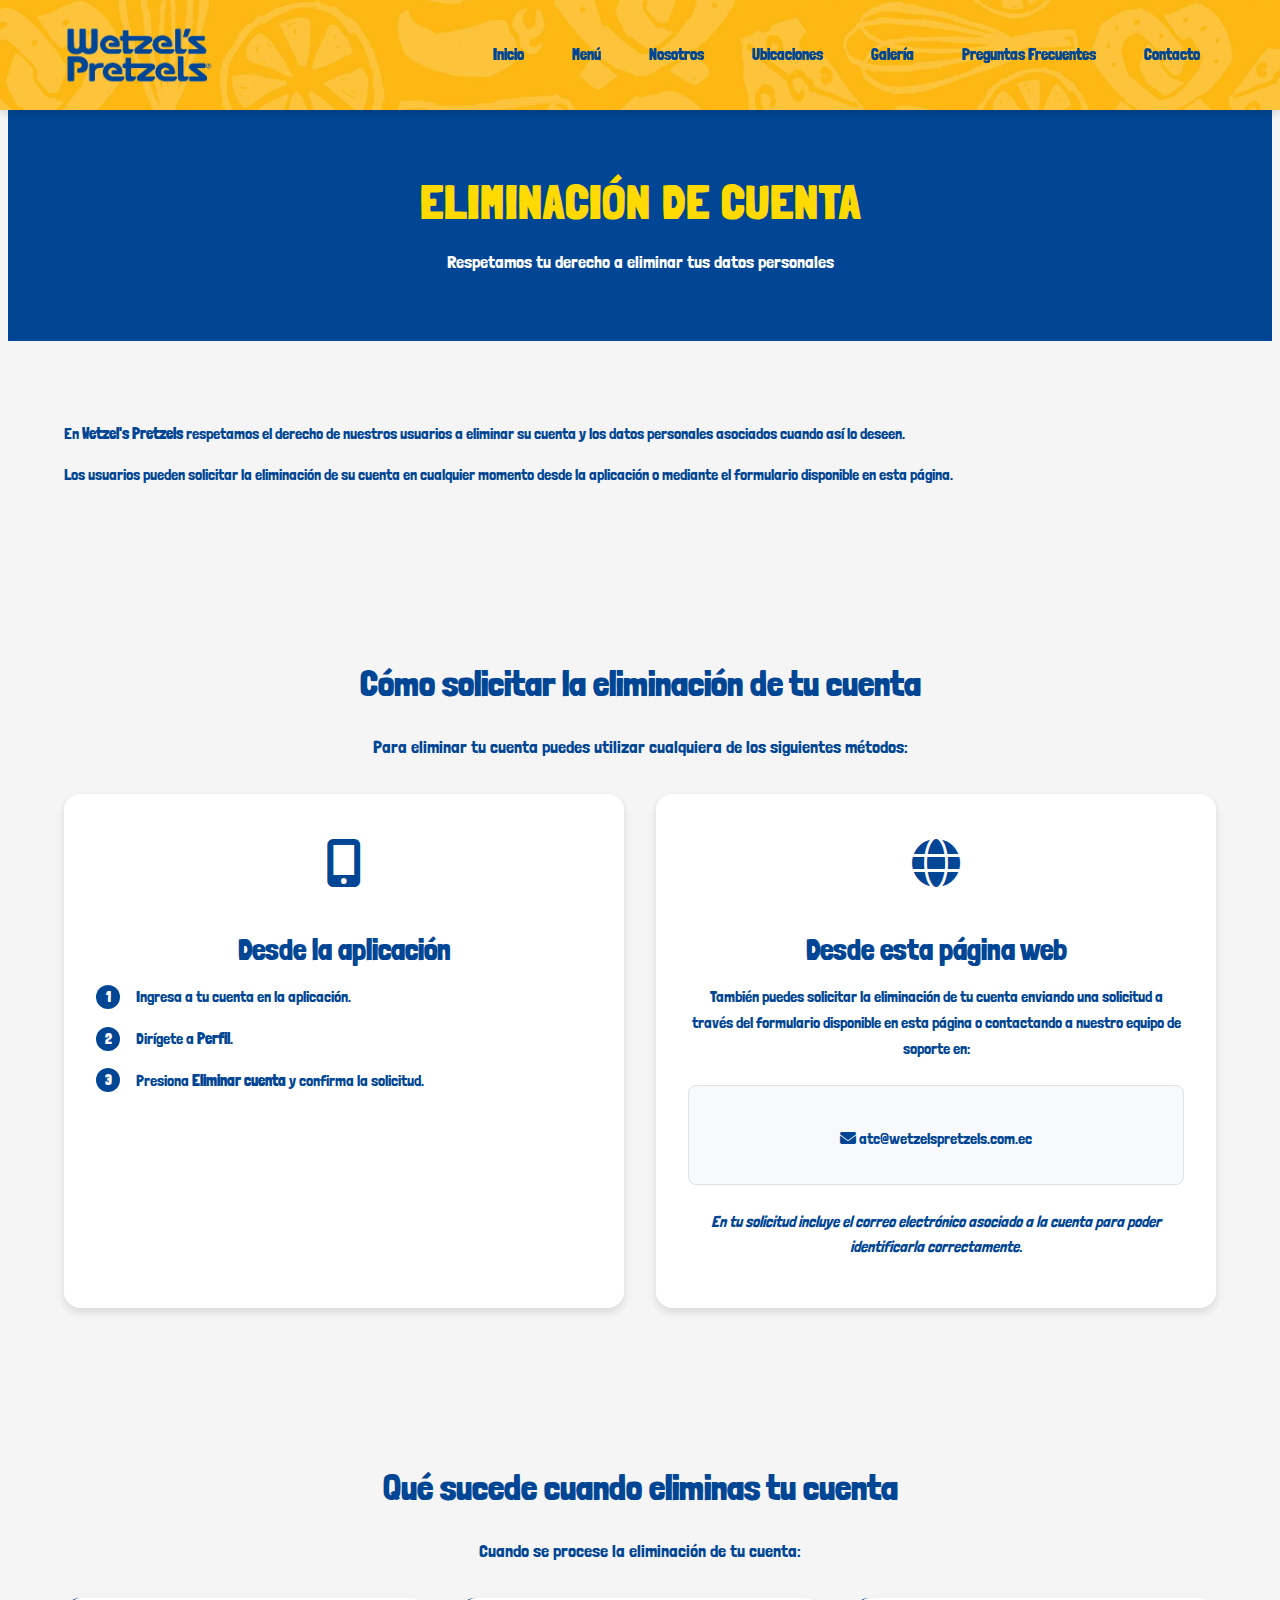
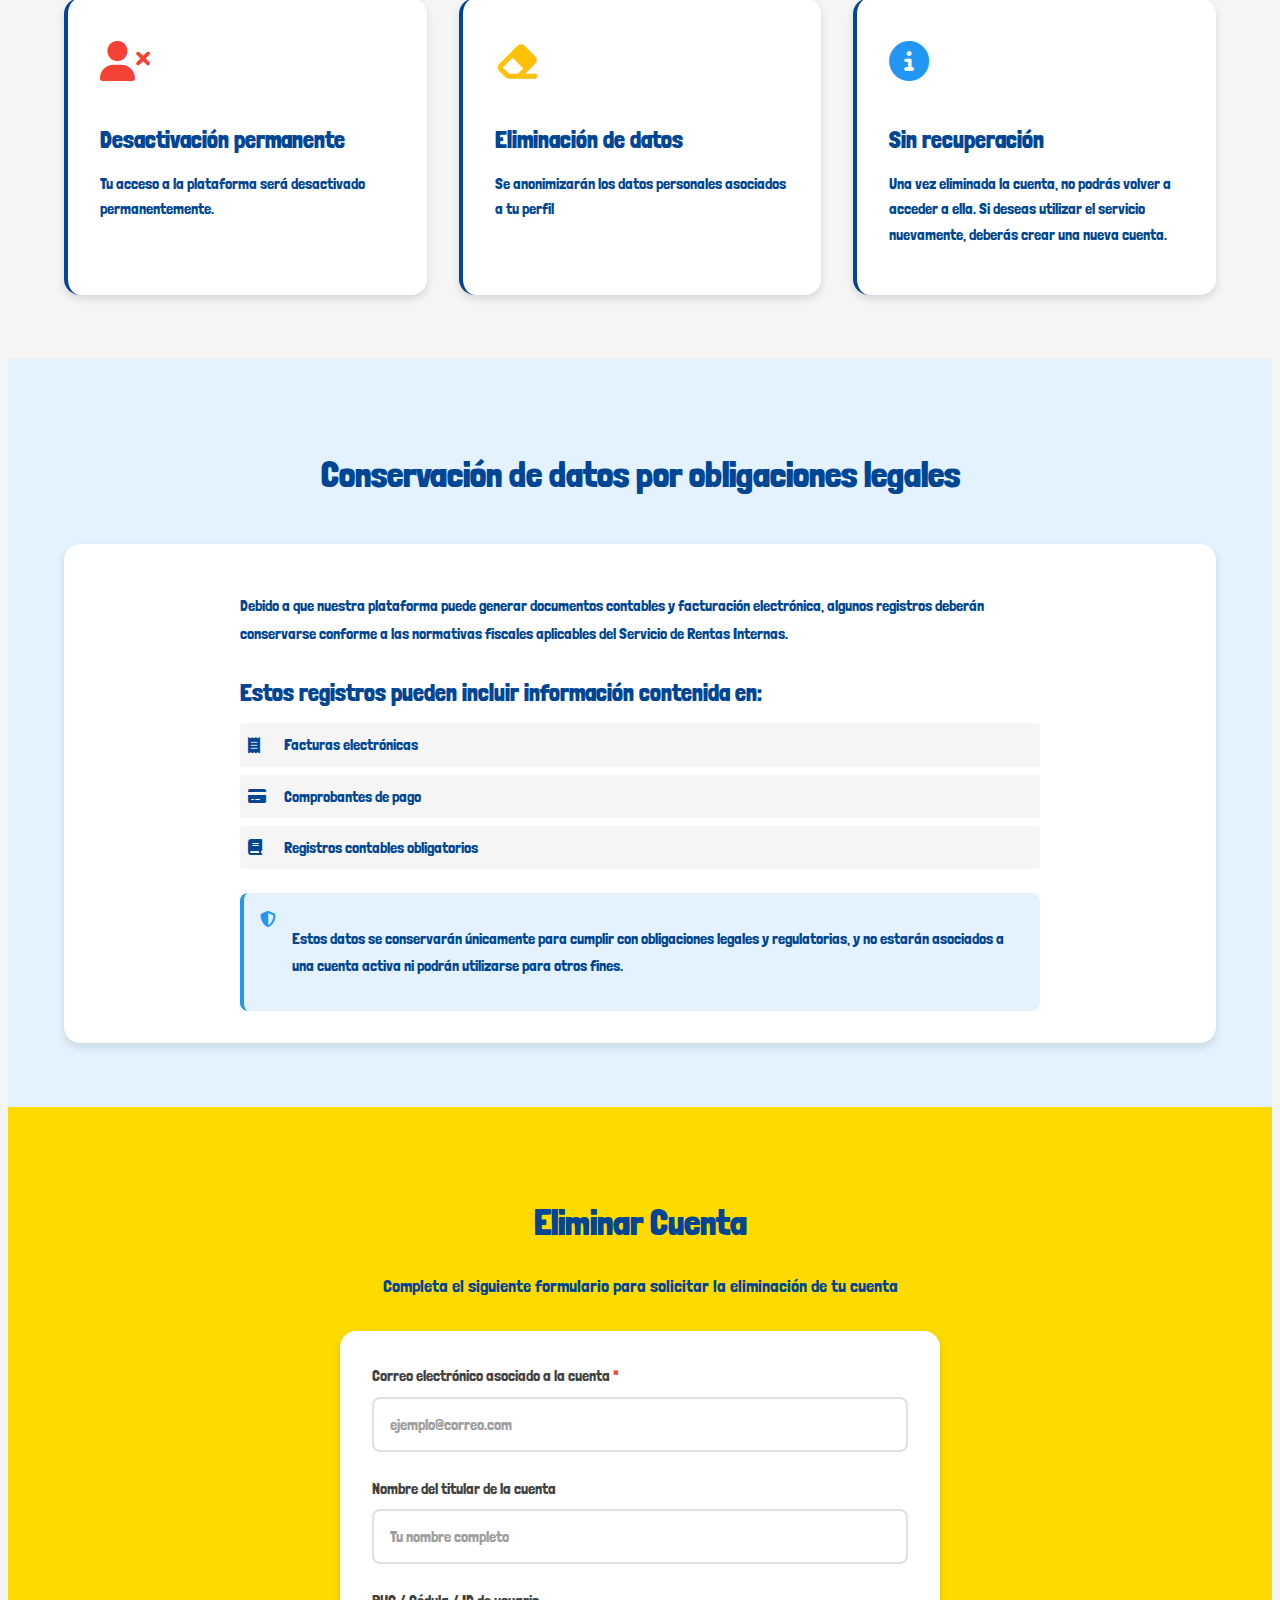
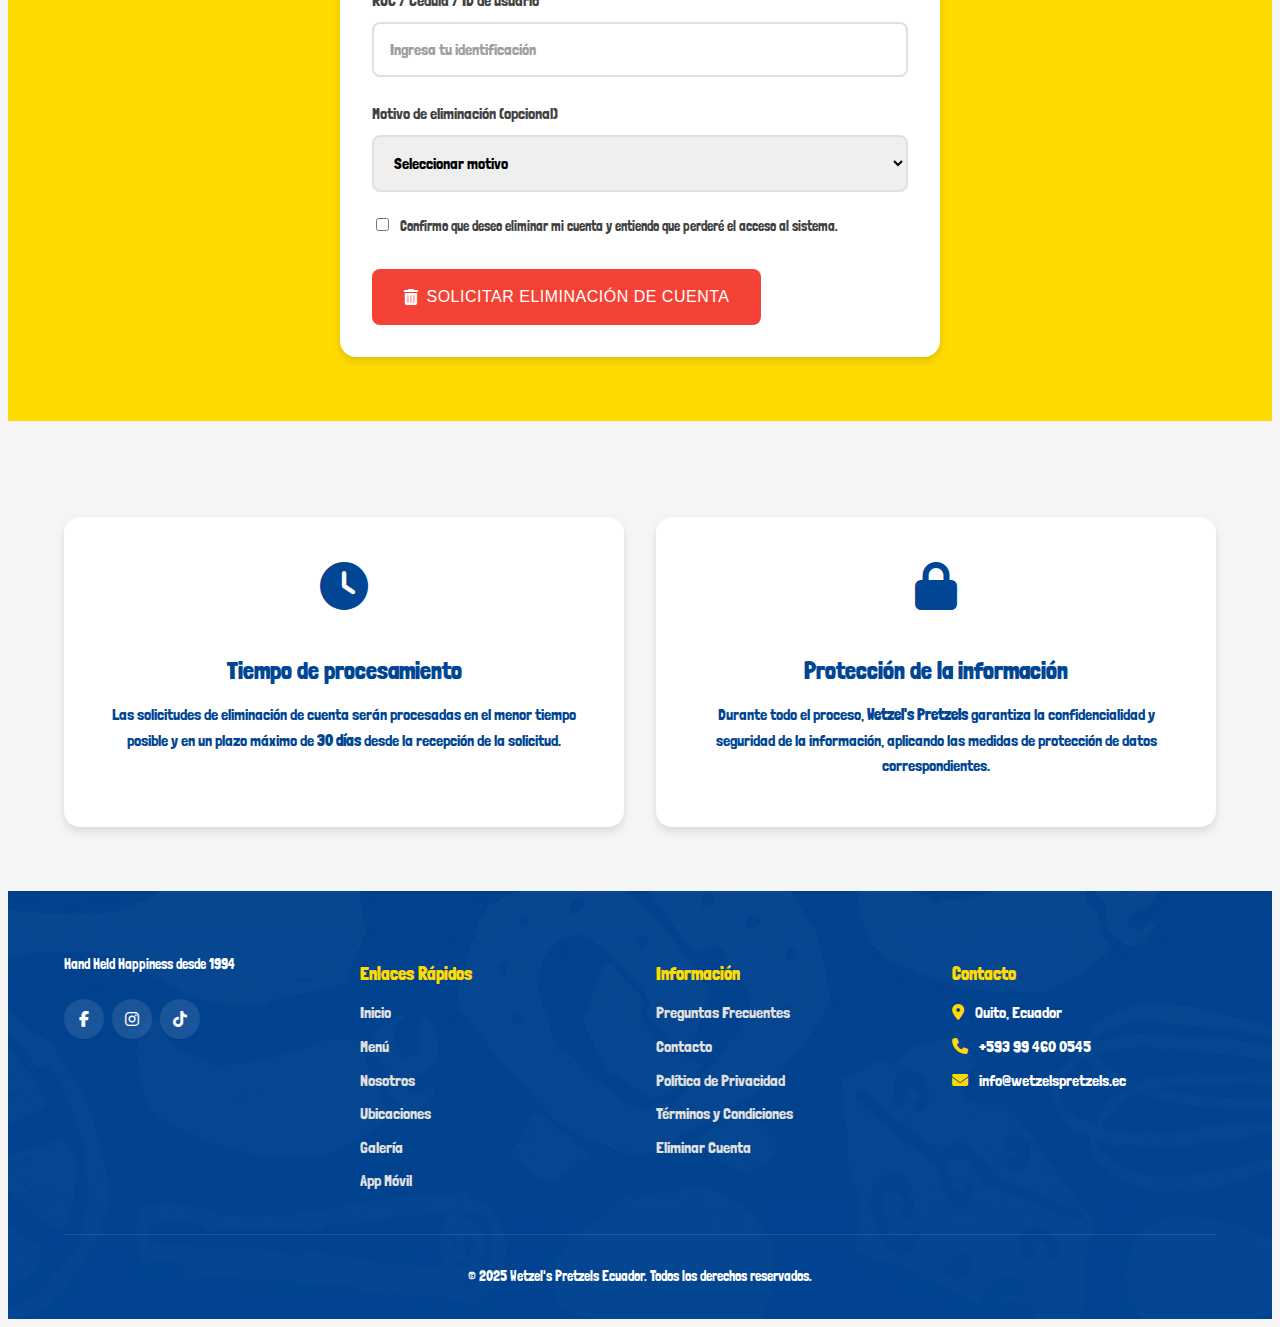
<file: delete-account.html>
<!DOCTYPE html>
<html lang="es">

<head>
    <meta charset="UTF-8">
    <meta name="viewport" content="width=device-width, initial-scale=1.0">
    <title>Eliminación de Cuenta | Wetzel's Pretzels Ecuador</title>
    <meta name="description"
        content="Solicita la eliminación de tu cuenta en Wetzel's Pretzels Ecuador. Respetamos tu derecho a eliminar tus datos personales.">

    <!-- Favicon -->
    <link rel="shortcut icon" href="images/favicon.png">

    <!-- Google Fonts -->
    <link rel="preconnect" href="https://fonts.gstatic.com">
    <link href="https://fonts.googleapis.com/css2?family=Roboto:wght@300;400;500;700&display=swap" rel="stylesheet">
    <link href="https://fonts.googleapis.com/css2?family=Londrina+Solid&display=swap" rel="stylesheet">

    <!-- Font Awesome -->
    <link rel="stylesheet" href="https://cdnjs.cloudflare.com/ajax/libs/font-awesome/6.4.0/css/all.min.css">

    <!-- CSS -->
    <link rel="stylesheet" href="css/styles.css">
</head>

<body>
    <!-- Header -->
    <header class="header">
        <div class="container">
            <div class="nav-container">
                <div class="logo">
                    <a href="index.html">
                        <img src="images/logo_header.png" alt="Wetzel's Pretzels Logo">
                    </a>
                </div>

                <div class="mobile-toggle">
                    <i class="fas fa-bars"></i>
                </div>

                <ul class="nav-menu">
                    <li><a href="index.html">Inicio</a></li>
                    <li><a href="menu.html">Menú</a></li>
                    <li><a href="about.html">Nosotros</a></li>
                    <li><a href="find-a-location.html">Ubicaciones</a></li>
                    <li><a href="gallery.html">Galería</a></li>
                    <li><a href="faq.html">Preguntas Frecuentes</a></li>
                    <li><a href="contact.html">Contacto</a></li>
                </ul>
            </div>
        </div>
    </header>

    <!-- Page Banner -->
    <section class="page-banner menu-banner">
        <div class="container">
            <div class="banner-content">
                <h1 class="animate-on-scroll">Eliminación de Cuenta</h1>
                <p class="animate-on-scroll">Respetamos tu derecho a eliminar tus datos personales</p>
            </div>
        </div>
    </section>

    <!-- Información sobre eliminación de cuenta -->
    <section class="section">
        <div class="container">
            <div class="content-wrapper">
                <div class="text-content animate-on-scroll">
                    <p>En <strong>Wetzel's Pretzels</strong> respetamos el derecho de nuestros usuarios a eliminar su cuenta y los datos personales asociados cuando así lo deseen.</p>
                    
                    <p>Los usuarios pueden solicitar la eliminación de su cuenta en cualquier momento desde la aplicación o mediante el formulario disponible en esta página.</p>
                </div>
            </div>
        </div>
    </section>

    <!-- Cómo solicitar eliminación -->
    <section class="section" style="background-color: var(--background-tertiary);">
        <div class="container">
            <h2 class="section-title animate-on-scroll">Cómo solicitar la eliminación de tu cuenta</h2>
            <p class="section-description animate-on-scroll">Para eliminar tu cuenta puedes utilizar cualquiera de los siguientes métodos:</p>
            
            <div class="methods-grid">
                <div class="method-card animate-on-scroll">
                    <div class="method-icon">
                        <i class="fas fa-mobile-alt"></i>
                    </div>
                    <h3>Desde la aplicación</h3>
                    <div class="steps-list">
                        <div class="step">
                            <span class="step-number">1</span>
                            <p>Ingresa a tu cuenta en la aplicación.</p>
                        </div>
                        <div class="step">
                            <span class="step-number">2</span>
                            <p>Dirígete a <strong>Perfil</strong>.</p>
                        </div>
                      
                        <div class="step">
                            <span class="step-number">3</span>
                            <p>Presiona <strong>Eliminar cuenta</strong> y confirma la solicitud.</p>
                        </div>
                    </div>
                </div>

                <div class="method-card animate-on-scroll">
                    <div class="method-icon">
                        <i class="fas fa-globe"></i>
                    </div>
                    <h3>Desde esta página web</h3>
                    <p>También puedes solicitar la eliminación de tu cuenta enviando una solicitud a través del formulario disponible en esta página o contactando a nuestro equipo de soporte en:</p>
                    <div class="contact-info">
                        <p><i class="fas fa-envelope"></i> <a href="mailto:atc@wetzelspretzels.com.ec">atc@wetzelspretzels.com.ec</a></p>
                    </div>
                    <p><em>En tu solicitud incluye el correo electrónico asociado a la cuenta para poder identificarla correctamente.</em></p>
                </div>
            </div>
        </div>
    </section>

    <!-- Qué sucede cuando eliminas -->
    <section class="section">
        <div class="container">
            <h2 class="section-title animate-on-scroll">Qué sucede cuando eliminas tu cuenta</h2>
            <p class="section-description animate-on-scroll">Cuando se procese la eliminación de tu cuenta:</p>
            
            <div class="info-cards">
                <div class="info-card animate-on-scroll">
                    <div class="info-icon danger">
                        <i class="fas fa-user-times"></i>
                    </div>
                    <h4>Desactivación permanente</h4>
                    <p>Tu acceso a la plataforma será desactivado permanentemente.</p>
                </div>

                <div class="info-card animate-on-scroll">
                    <div class="info-icon warning">
                        <i class="fas fa-eraser"></i>
                    </div>
                    <h4>Eliminación de datos</h4>
                    <p>Se anonimizarán los datos personales asociados a tu perfil</p>
                  
                </div>

                <div class="info-card animate-on-scroll">
                    <div class="info-icon info">
                        <i class="fas fa-info-circle"></i>
                    </div>
                    <h4>Sin recuperación</h4>
                    <p>Una vez eliminada la cuenta, no podrás volver a acceder a ella. Si deseas utilizar el servicio nuevamente, deberás crear una nueva cuenta.</p>
                </div>
            </div>
        </div>
    </section>

    <!-- Conservación por obligaciones legales -->
    <section class="section" style="background-color: var(--light-blue);">
        <div class="container">
            <h2 class="section-title animate-on-scroll">Conservación de datos por obligaciones legales</h2>
            
            <div class="legal-info animate-on-scroll">
                <div class="legal-content">
                    <p>Debido a que nuestra plataforma puede generar documentos contables y facturación electrónica, algunos registros deberán conservarse conforme a las normativas fiscales aplicables del Servicio de Rentas Internas.</p>
                    
                    <div class="legal-list">
                        <h4>Estos registros pueden incluir información contenida en:</h4>
                        <ul>
                            <li><i class="fas fa-receipt"></i> Facturas electrónicas</li>
                            <li><i class="fas fa-credit-card"></i> Comprobantes de pago</li>
                            <li><i class="fas fa-book"></i> Registros contables obligatorios</li>
                        </ul>
                    </div>
                    
                    <div class="legal-note">
                        <i class="fas fa-shield-alt"></i>
                        <p>Estos datos se conservarán únicamente para cumplir con obligaciones legales y regulatorias, y no estarán asociados a una cuenta activa ni podrán utilizarse para otros fines.</p>
                    </div>
                </div>
            </div>
        </div>
    </section>

    <!-- Formulario de eliminación -->
    <section class="section" style="background-color: var(--secondary-color);">
        <div class="container">
            <div class="form-section">
                <h2 class="section-title animate-on-scroll" style="color: var(--primary-color);">Eliminar Cuenta</h2>
                <p class="section-description animate-on-scroll" style="color: var(--primary-color);">Completa el siguiente formulario para solicitar la eliminación de tu cuenta</p>
                
                <form class="delete-form animate-on-scroll" id="deleteAccountForm">
                    <div class="form-group">
                        <label for="email">Correo electrónico asociado a la cuenta <span class="required">*</span></label>
                        <input type="email" class="form-control" id="email" name="email" placeholder="ejemplo@correo.com" required>
                    </div>

                    <div class="form-group">
                        <label for="fullName">Nombre del titular de la cuenta</label>
                        <input type="text" class="form-control" id="fullName" name="fullName" placeholder="Tu nombre completo">
                    </div>

                    <div class="form-group">
                        <label for="identification">RUC / Cédula / ID de usuario</label>
                        <input type="text" class="form-control" id="identification" name="identification" placeholder="Ingresa tu identificación">
                    </div>

                    <div class="form-group">
                        <label for="reason">Motivo de eliminación (opcional)</label>
                        <select class="form-control" id="reason" name="reason">
                            <option value="">Seleccionar motivo</option>
                            <option value="no-use">Ya no uso el servicio</option>
                            <option value="privacy">Preocupaciones de privacidad</option>
                            <option value="duplicate">Cuenta duplicada</option>
                            <option value="technical">Problemas técnicos</option>
                            <option value="other">Otro</option>
                        </select>
                    </div>

                    <div class="form-group checkbox-group">
                        <label class="checkbox-label">
                            <input type="checkbox" id="confirmation" name="confirmation" required>
                            <span class="checkmark"></span>
                            Confirmo que deseo eliminar mi cuenta y entiendo que perderé el acceso al sistema.
                        </label>
                    </div>

                    <button type="submit" class="btn btn-danger">
                        <i class="fas fa-trash-alt"></i> Solicitar eliminación de cuenta
                    </button>
                </form>
            </div>
        </div>
    </section>

    <!-- Información adicional -->
    <section class="section">
        <div class="container">
            <div class="additional-info">
                <div class="info-boxes">
                    <div class="info-box animate-on-scroll">
                        <div class="info-box-icon">
                            <i class="fas fa-clock"></i>
                        </div>
                        <h4>Tiempo de procesamiento</h4>
                        <p>Las solicitudes de eliminación de cuenta serán procesadas en el menor tiempo posible y en un plazo máximo de <strong>30 días</strong> desde la recepción de la solicitud.</p>
                    </div>

                    <div class="info-box animate-on-scroll">
                        <div class="info-box-icon">
                            <i class="fas fa-lock"></i>
                        </div>
                        <h4>Protección de la información</h4>
                        <p>Durante todo el proceso, <strong>Wetzel's Pretzels</strong> garantiza la confidencialidad y seguridad de la información, aplicando las medidas de protección de datos correspondientes.</p>
                    </div>
                </div>
            </div>
        </div>
    </section>

    <!-- Footer -->
    <footer class="footer">
        <div class="container">
            <div class="footer-content">
                <div class="footer-logo">
                    <p>Hand Held Happiness desde 1994</p>

                    <div class="social-icons">
                        <a href="https://www.facebook.com/WetzelsPretzelsEcuador" class="social-icon" target="_blank"><i
                                class="fab fa-facebook-f"></i></a>
                        <a href="https://www.instagram.com/wetzelspretzelsec/" class="social-icon" target="_blank"><i
                                class="fab fa-instagram"></i></a>
                        <a href="https://www.tiktok.com/@wetzelspretzelsec" class="social-icon" target="_blank"><i
                                class="fab fa-tiktok"></i></a>
                    </div>
                </div>

                <div class="footer-links">
                    <h4>Enlaces Rápidos</h4>
                    <ul>
                        <li><a href="index.html">Inicio</a></li>
                        <li><a href="menu.html">Menú</a></li>
                        <li><a href="about.html">Nosotros</a></li>
                        <li><a href="find-a-location.html">Ubicaciones</a></li>
                        <li><a href="gallery.html">Galería</a></li>
                        <li><a href="mobile-app.html">App Móvil</a></li>
                    </ul>
                </div>

                <div class="footer-links">
                    <h4>Información</h4>
                    <ul>
                        <li><a href="faq.html">Preguntas Frecuentes</a></li>
                        <li><a href="contact.html">Contacto</a></li>
                        <li><a href="privacy-policy.html">Política de Privacidad</a></li>
                        <li><a href="terms-conditions.html">Términos y Condiciones</a></li>
                        <li><a href="delete-account.html">Eliminar Cuenta</a></li>
                    </ul>
                </div>

                <div class="footer-links">
                    <h4>Contacto</h4>
                    <ul>
                        <li><i class="fas fa-map-marker-alt"></i> Quito, Ecuador</li>
                        <li><i class="fas fa-phone"></i> <a href="https://wa.me/593994600545" target="_blank"
                                style="color: inherit; text-decoration: none;">+593 99 460 0545</a></li>
                        <li><i class="fas fa-envelope"></i> info@wetzelspretzels.ec</li>
                    </ul>
                </div>
            </div>

            <div class="footer-bottom">
                <p>&copy; 2025 Wetzel's Pretzels Ecuador. Todos los derechos reservados.</p>
            </div>
        </div>
    </footer>

    <!-- JavaScript -->
    <script src="js/main.js"></script>
</body>

</html>
</file>
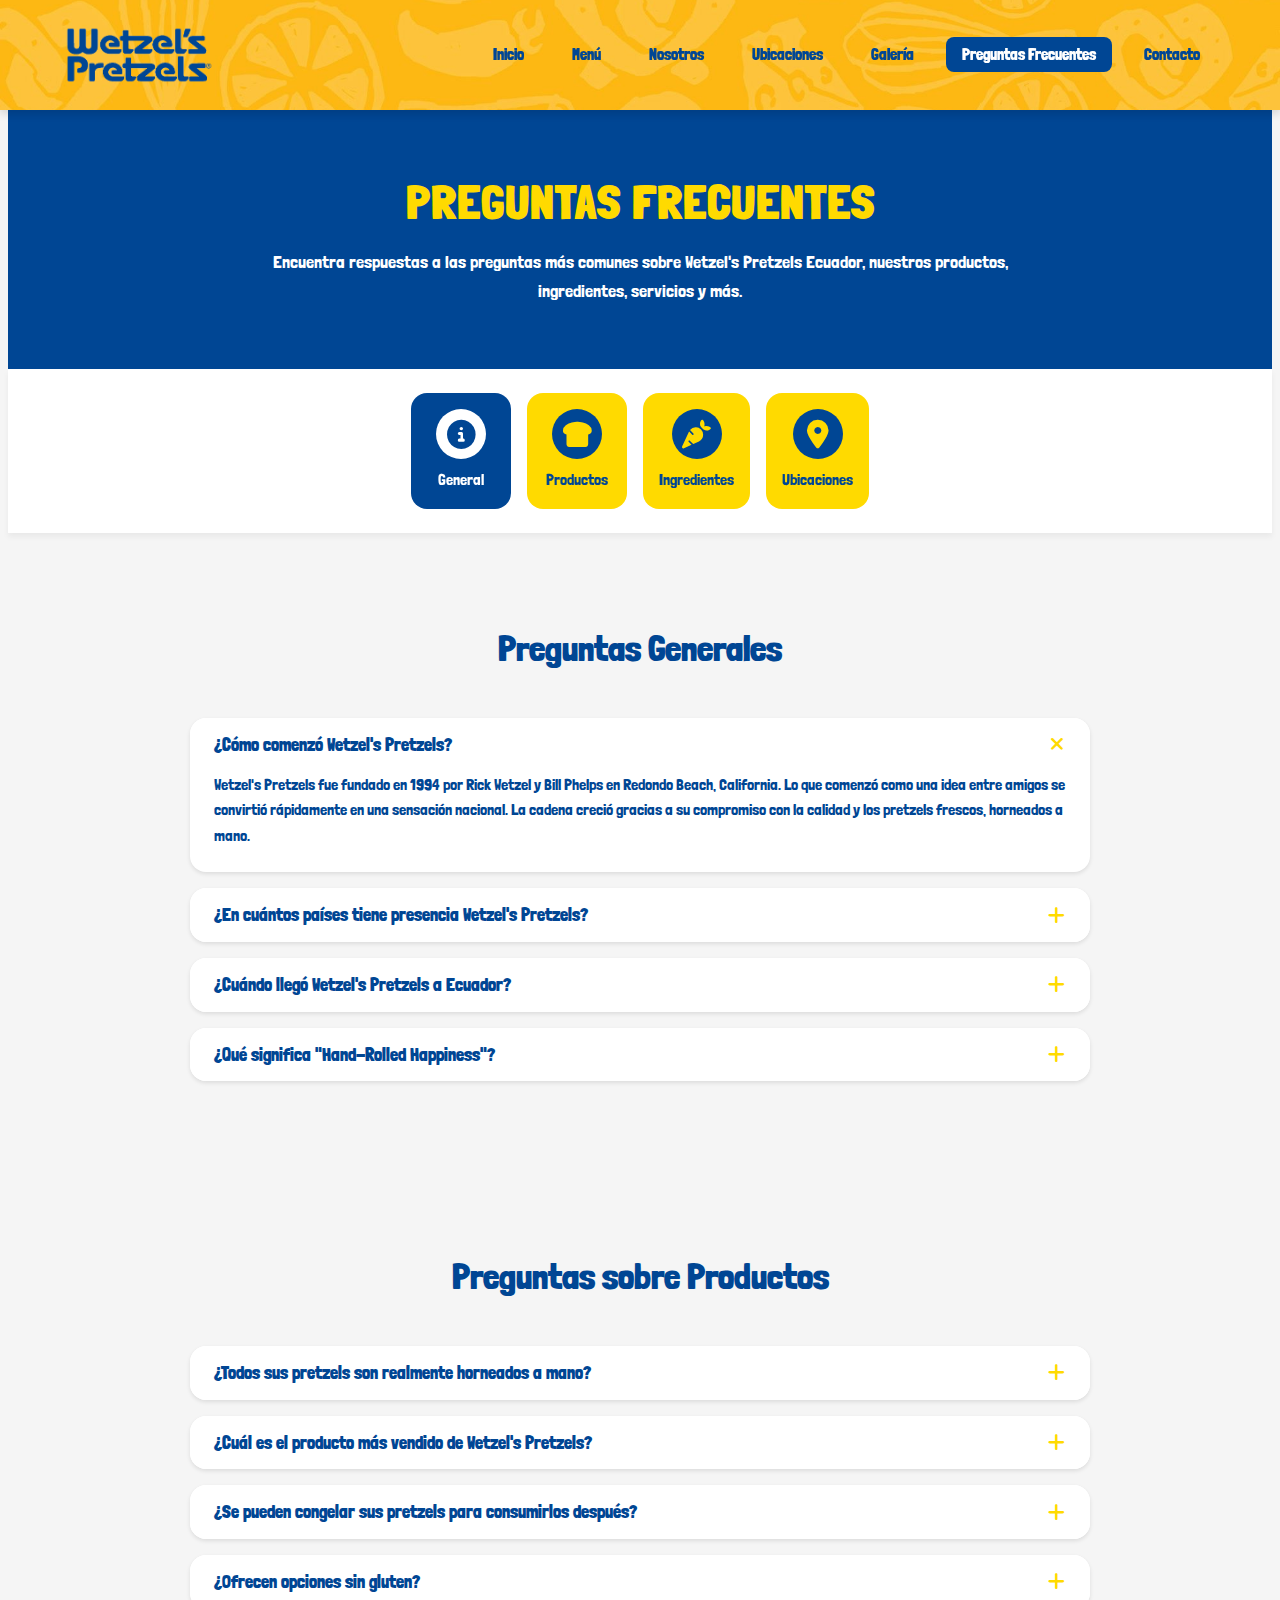
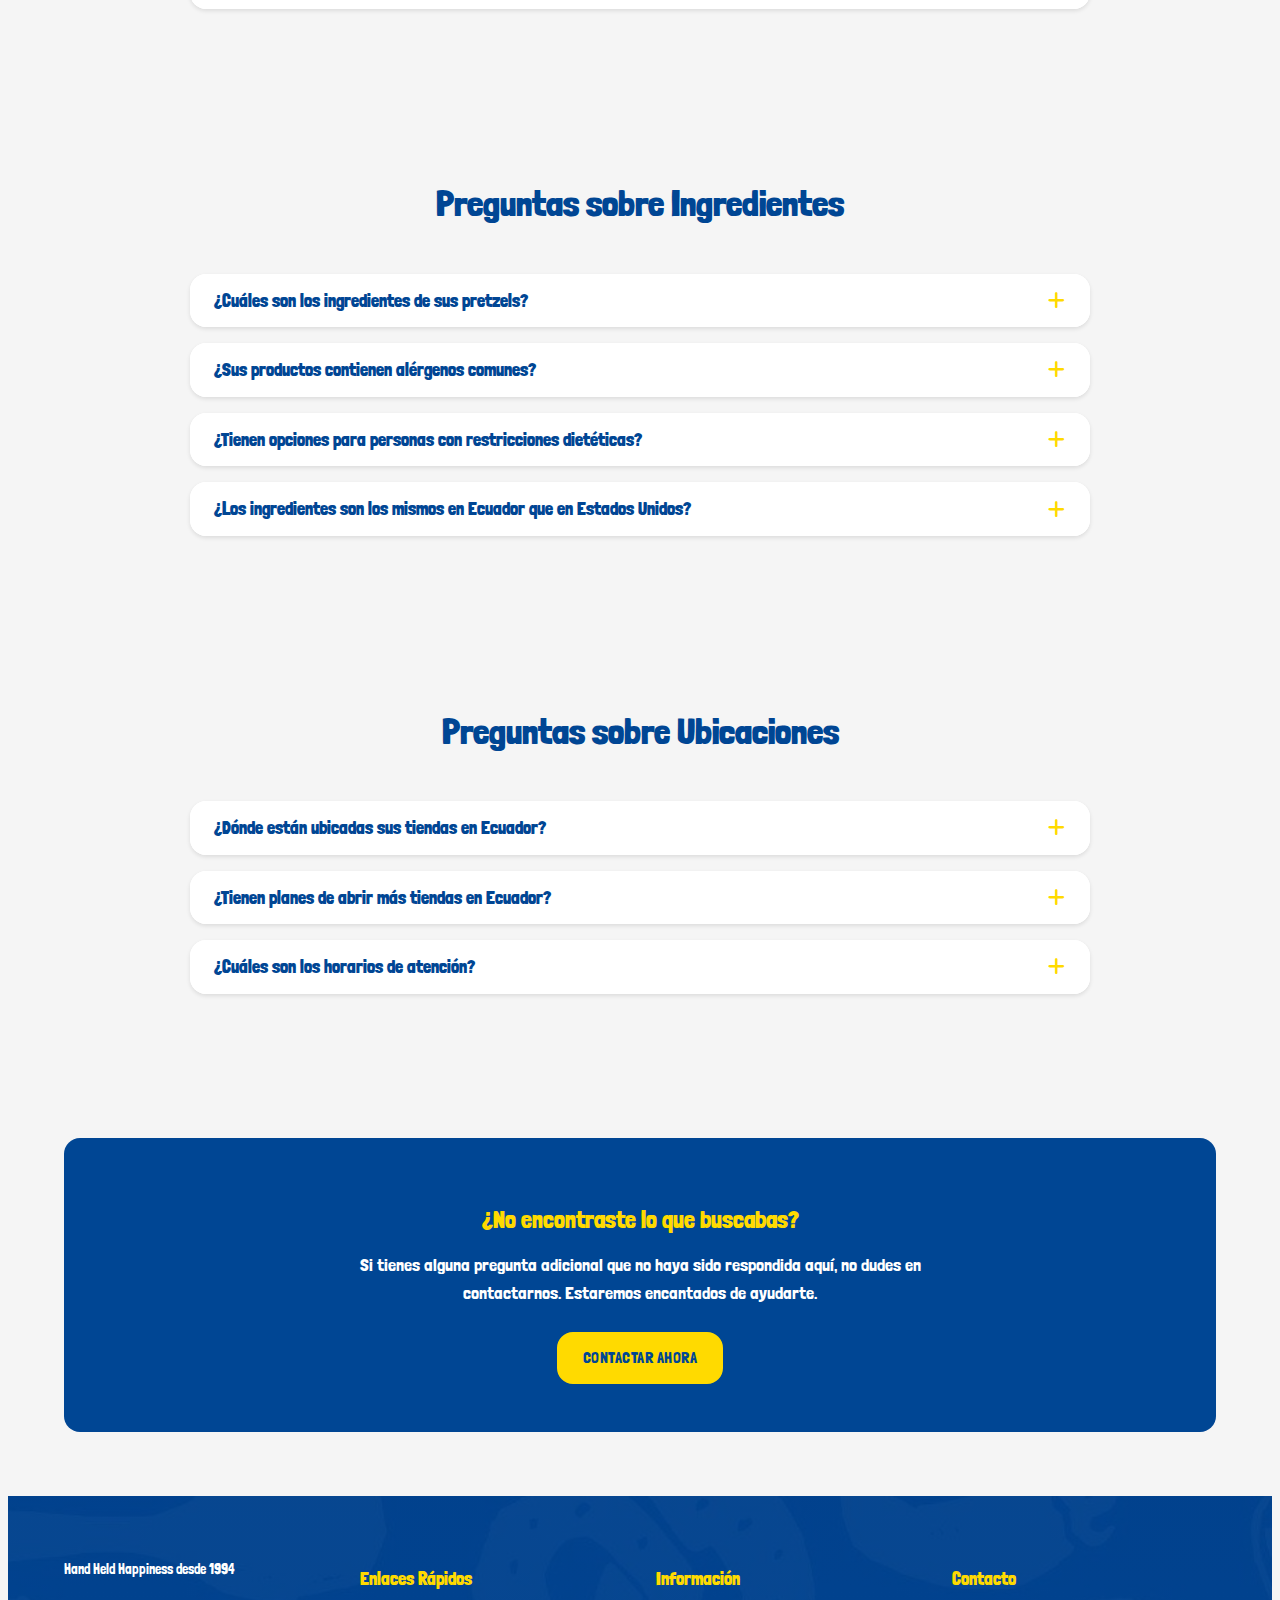
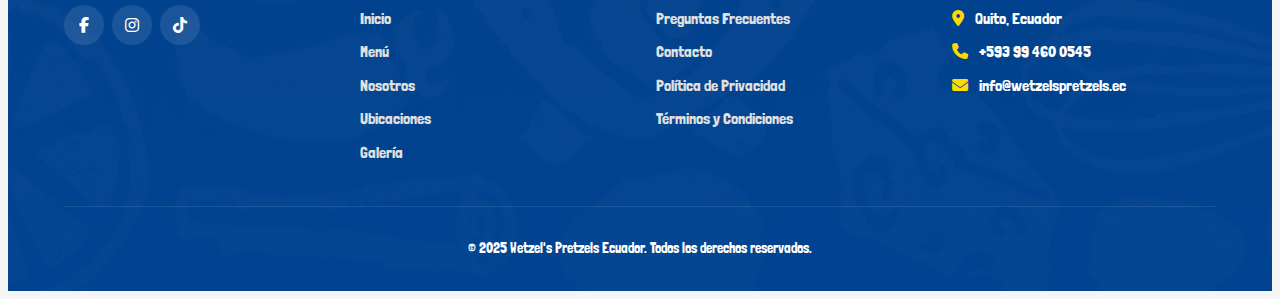
<file: faq.html>
<!DOCTYPE html>
<html lang="es">

<head>
    <meta charset="UTF-8">
    <meta name="viewport" content="width=device-width, initial-scale=1.0">
    <title>Preguntas Frecuentes | Wetzel's Pretzels Ecuador</title>
    <meta name="description"
        content="Encuentra respuestas a las preguntas más comunes sobre Wetzel's Pretzels Ecuador, nuestros productos, ingredientes, servicios y más.">

    <!-- Favicon -->
    <link rel="shortcut icon" href="images/favicon.png">

    <!-- Google Fonts -->
    <link rel="preconnect" href="https://fonts.gstatic.com">
    <link href="https://fonts.googleapis.com/css2?family=Roboto:wght@300;400;500;700&display=swap" rel="stylesheet">
    <link href="https://fonts.googleapis.com/css2?family=Londrina+Solid&display=swap" rel="stylesheet">

    <!-- Font Awesome -->
    <link rel="stylesheet" href="https://cdnjs.cloudflare.com/ajax/libs/font-awesome/6.4.0/css/all.min.css">

    <!-- CSS -->
    <link rel="stylesheet" href="css/styles.css">
</head>

<body>
    <!-- Header -->
    <header class="header">
        <div class="container">
            <div class="nav-container">
                <div class="logo">
                    <a href="index.html">
                        <img src="images/logo_header.png" alt="Wetzel's Pretzels Logo">
                    </a>
                </div>

                <div class="mobile-toggle">
                    <i class="fas fa-bars"></i>
                </div>

                <ul class="nav-menu">
                    <li><a href="index.html">Inicio</a></li>
                    <li><a href="menu.html">Menú</a></li>
                    <li><a href="about.html">Nosotros</a></li>
                    <li><a href="find-a-location.html">Ubicaciones</a></li>
                    <li><a href="gallery.html">Galería</a></li>
                    <li><a href="faq.html" class="active">Preguntas Frecuentes</a></li>
                    <li><a href="contact.html">Contacto</a></li>
                </ul>
            </div>
        </div>
    </header>

    <!-- Page Banner -->
    <section class="page-banner menu-banner">
        <div class="container">
            <div class="banner-content">
                <h1 class="animate-on-scroll">PREGUNTAS FRECUENTES</h1>
                <p class="animate-on-scroll">Encuentra respuestas a las preguntas más comunes sobre Wetzel's Pretzels
                    Ecuador, nuestros productos, ingredientes, servicios y más.</p>
            </div>
        </div>
    </section>

    <!-- FAQ Categories Navigation -->
    <section class="faq-nav">
        <div class="container">
            <div class="faq-nav-container animate-on-scroll">
                <a href="#general" class="faq-nav-item active">
                    <div class="faq-nav-icon">
                        <i class="fas fa-info-circle"></i>
                    </div>
                    <span>General</span>
                </a>
                <a href="#productos" class="faq-nav-item">
                    <div class="faq-nav-icon">
                        <i class="fas fa-bread-slice"></i>
                    </div>
                    <span>Productos</span>
                </a>
                <a href="#ingredientes" class="faq-nav-item">
                    <div class="faq-nav-icon">
                        <i class="fas fa-carrot"></i>
                    </div>
                    <span>Ingredientes</span>
                </a>
                <a href="#ubicaciones" class="faq-nav-item">
                    <div class="faq-nav-icon">
                        <i class="fas fa-map-marker-alt"></i>
                    </div>
                    <span>Ubicaciones</span>
                </a>
                <!--
                <a href="#franquicias" class="faq-nav-item">
                    <div class="faq-nav-icon">
                        <i class="fas fa-store"></i>
                    </div>
                    <span>Franquicias</span>
                </a>
                -->
            </div>
        </div>
    </section>

    <!-- General FAQ Section -->
    <section id="general" class="section">
        <div class="container">
            <h2 class="section-title animate-on-scroll">Preguntas Generales</h2>

            <div class="faq-container animate-on-scroll">
                <div class="faq-item">
                    <div class="faq-question">
                        <h3>¿Cómo comenzó Wetzel's Pretzels?</h3>
                        <i class="fas fa-plus"></i>
                    </div>
                    <div class="faq-answer">
                        <p>Wetzel's Pretzels fue fundado en 1994 por Rick Wetzel y Bill Phelps en Redondo
                            Beach,
                            California. Lo que comenzó como una idea entre amigos se convirtió rápidamente
                            en una
                            sensación nacional. La cadena creció gracias a su compromiso con la calidad y
                            los pretzels
                            frescos, horneados a mano.</p>
                    </div>
                </div>

                <div class="faq-item">
                    <div class="faq-question">
                        <h3>¿En cuántos países tiene presencia Wetzel's Pretzels?</h3>
                        <i class="fas fa-plus"></i>
                    </div>
                    <div class="faq-answer">
                        <p>Actualmente, Wetzel's Pretzels tiene presencia en varios países alrededor del
                            mundo,
                            incluyendo Estados Unidos, Canadá, Indonesia, Mongolia, Malasia y ahora
                            Ecuador. Con más de 300 ubicaciones globales, nuestra marca sigue expandiéndose
                            internacionalmente para compartir nuestra pasión por los pretzels artesanales.
                        </p>
                    </div>
                </div>

                <div class="faq-item">
                    <div class="faq-question">
                        <h3>¿Cuándo llegó Wetzel's Pretzels a Ecuador?</h3>
                        <i class="fas fa-plus"></i>
                    </div>
                    <div class="faq-answer">
                        <p>Wetzel's Pretzels llegó a Ecuador en 2025 con nuestro primer local en Quito.
                            Desde entonces,
                            hemos estado recibiendo una cálida bienvenida de los ecuatorianos y planeamos
                            continuar
                            nuestra expansión a otras ciudades principales como Guayaquil, Cuenca y Manta.
                        </p>
                    </div>
                </div>

                <div class="faq-item">
                    <div class="faq-question">
                        <h3>¿Qué significa "Hand-Rolled Happiness"?</h3>
                        <i class="fas fa-plus"></i>
                    </div>
                    <div class="faq-answer">
                        <p>"Hand-Rolled Happiness" (Felicidad Enrollada a Mano) es nuestro lema y refleja
                            nuestra
                            filosofía. Representa la alegría que proviene de disfrutar un pretzel recién
                            horneado,
                            enrollado a mano y hecho con pasión. Es también una promesa de calidad: cada
                            pretzel es
                            elaborado artesanalmente para brindar la mejor experiencia a nuestros clientes.
                        </p>
                    </div>
                </div>
            </div>
        </div>
    </section>

    <!-- Products FAQ Section -->
    <section id="productos" class="section bg-light">
        <div class="container">
            <h2 class="section-title animate-on-scroll">Preguntas sobre Productos</h2>

            <div class="faq-container animate-on-scroll">
                <div class="faq-item">
                    <div class="faq-question">
                        <h3>¿Todos sus pretzels son realmente horneados a mano?</h3>
                        <i class="fas fa-plus"></i>
                    </div>
                    <div class="faq-answer">
                        <p>¡Absolutamente! En cada una de nuestras tiendas, amasamos, enrollamos y horneamos
                            nuestros
                            pretzels a mano, diariamente. Esto garantiza la frescura y calidad que nos
                            caracteriza.
                            Incluso puedes ver el proceso de elaboración en nuestras tiendas, ya que todo se
                            hace a la
                            vista del cliente.</p>
                    </div>
                </div>

                <div class="faq-item">
                    <div class="faq-question">
                        <h3>¿Cuál es el producto más vendido de Wetzel's Pretzels?</h3>
                        <i class="fas fa-plus"></i>
                    </div>
                    <div class="faq-answer">
                        <p>Nuestro Original Pretzel y el Sinful Cinnamon son los favoritos de los clientes a
                            nivel
                            mundial. En Ecuador, estos productos también son muy populares, junto con
                            nuestros Wetzel
                            Dogs, que han tenido una gran acogida desde nuestra apertura.</p>
                    </div>
                </div>

                <div class="faq-item">
                    <div class="faq-question">
                        <h3>¿Se pueden congelar sus pretzels para consumirlos después?</h3>
                        <i class="fas fa-plus"></i>
                    </div>
                    <div class="faq-answer">
                        <p>Aunque nuestros pretzels están diseñados para ser disfrutados frescos y recién
                            horneados, sí
                            se pueden congelar para consumirlos después. Para mejores resultados,
                            recomendamos
                            calentarlos en el horno a 180°C por unos 3-5 minutos después de descongelarlos.
                            Sin embargo,
                            ten en cuenta que la experiencia de un pretzel fresco recién salido de nuestros
                            hornos es
                            incomparable.</p>
                    </div>
                </div>

                <div class="faq-item">
                    <div class="faq-question">
                        <h3>¿Ofrecen opciones sin gluten?</h3>
                        <i class="fas fa-plus"></i>
                    </div>
                    <div class="faq-answer">
                        <p>Actualmente, la mayoría de nuestros productos contienen gluten debido a la
                            naturaleza de los
                            pretzels. Sin embargo, estamos trabajando constantemente en expandir nuestra
                            oferta para
                            incluir opciones para diferentes necesidades dietéticas. Te recomendamos
                            preguntar en tienda
                            por opciones disponibles, ya que nuestro menú puede variar por ubicación y
                            temporada.</p>
                    </div>
                </div>
            </div>
        </div>
    </section>

    <!-- Ingredients FAQ Section -->
    <section id="ingredientes" class="section">
        <div class="container">
            <h2 class="section-title animate-on-scroll">Preguntas sobre Ingredientes</h2>

            <div class="faq-container animate-on-scroll">
                <div class="faq-item">
                    <div class="faq-question">
                        <h3>¿Cuáles son los ingredientes de sus pretzels?</h3>
                        <i class="fas fa-plus"></i>
                    </div>
                    <div class="faq-answer">
                        <p>Utilizamos ingredientes simples y de calidad: harina, agua, levadura,
                            mantequilla, azúcar y
                            sal. No usamos conservantes artificiales ni aditivos innecesarios. Nuestro
                            compromiso es
                            ofrecer un producto lo más natural posible.</p>
                    </div>
                </div>

                <div class="faq-item">
                    <div class="faq-question">
                        <h3>¿Sus productos contienen alérgenos comunes?</h3>
                        <i class="fas fa-plus"></i>
                    </div>
                    <div class="faq-answer">
                        <p>Nuestros productos pueden contener o entrar en contacto con varios alérgenos
                            comunes,
                            incluyendo trigo (gluten), leche, huevos, soja y, en algunos productos, frutos
                            secos. Te
                            recomendamos consultar con nuestro personal en tienda para información detallada
                            sobre
                            alérgenos específicos si tienes alguna alergia o intolerancia alimentaria.</p>
                    </div>
                </div>

                <div class="faq-item">
                    <div class="faq-question">
                        <h3>¿Tienen opciones para personas con restricciones dietéticas?</h3>
                        <i class="fas fa-plus"></i>
                    </div>
                    <div class="faq-answer">
                        <p>Estamos trabajando en ampliar nuestras opciones para personas con restricciones
                            dietéticas.
                            Actualmente, muchos de nuestros productos contienen gluten y lácteos. Te
                            recomendamos
                            consultar en tienda para obtener información detallada sobre alérgenos
                            específicos.</p>
                    </div>
                </div>

                <div class="faq-item">
                    <div class="faq-question">
                        <h3>¿Los ingredientes son los mismos en Ecuador que en Estados Unidos?</h3>
                        <i class="fas fa-plus"></i>
                    </div>
                    <div class="faq-answer">
                        <p>Nos esforzamos por mantener la misma calidad y sabor en todos nuestros locales
                            alrededor del
                            mundo. Aunque la mayoría de nuestros ingredientes clave son importados para
                            mantener la
                            autenticidad de la marca, también adaptamos ciertas recetas utilizando
                            ingredientes locales
                            de alta calidad cuando es posible, siempre manteniendo los estándares de
                            Wetzel's Pretzels.
                        </p>
                    </div>
                </div>
            </div>
        </div>
    </section>

    <!-- Locations FAQ Section -->
    <section id="ubicaciones" class="section bg-light">
        <div class="container">
            <h2 class="section-title animate-on-scroll">Preguntas sobre Ubicaciones</h2>

            <div class="faq-container animate-on-scroll">
                <div class="faq-item">
                    <div class="faq-question">
                        <h3>¿Dónde están ubicadas sus tiendas en Ecuador?</h3>
                        <i class="fas fa-plus"></i>
                    </div>
                    <div class="faq-answer">
                        <p>Actualmente nos encontramos en Paseo SanFrancisco - Cumbayá y próximamente en el
                            Centro Comercial Iñaquito (CCI) y en
                            Scala Shopping. Puedes encontrar información detallada sobre nuestras ubicaciones,
                            incluyendo horarios y cómo llegar, en nuestra página de <a
                                href="find-a-location.html">Ubicaciones</a>.
                        </p>
                    </div>
                </div>

                <div class="faq-item">
                    <div class="faq-question">
                        <h3>¿Tienen planes de abrir más tiendas en Ecuador?</h3>
                        <i class="fas fa-plus"></i>
                    </div>
                    <div class="faq-answer">
                        <p>¡Sí! Tenemos planes de expansión para abrir próximamente en Guayaquil, Cuenca y
                            Manta.
                            Estamos muy emocionados de llevar la experiencia Wetzel's Pretzels a más
                            ciudades de
                            Ecuador. Te invitamos a seguirnos en nuestras redes sociales para estar al tanto
                            de nuestras
                            nuevas aperturas.</p>
                    </div>
                </div>

                <div class="faq-item">
                    <div class="faq-question">
                        <h3>¿Cuáles son los horarios de atención?</h3>
                        <i class="fas fa-plus"></i>
                    </div>
                    <div class="faq-answer">
                        <p>Nuestros horarios varían según la ubicación, pero generalmente operamos en los
                            horarios de
                            los centros comerciales donde nos encontramos. En CCI atendemos de lunes a
                            sábado de 10:00 a
                            21:00 y domingos de 10:00 a 20:00. En Scala Shopping atendemos todos los días de
                            10:00 a
                            21:00. Para horarios específicos y actualizados, por favor visita nuestra página
                            de <a href="find-a-location.html">Ubicaciones</a>.</p>
                    </div>
                </div>
            </div>
        </div>
    </section>

    <!-- Franchise FAQ Section 
    <section id="franquicias" class="section">
        <div class="container">
            <h2 class="section-title animate-on-scroll">Preguntas sobre Franquicias</h2>

            <div class="faq-container animate-on-scroll">
                <div class="faq-item">
                    <div class="faq-question">
                        <h3>¿Cómo puedo obtener una franquicia de Wetzel's Pretzels en Ecuador?</h3>
                        <i class="fas fa-plus"></i>
                    </div>
                    <div class="faq-answer">
                        <p>Si estás interesado en obtener una franquicia de Wetzel's Pretzels en Ecuador, puedes
                            contactarnos a través de nuestro <a href="contact.html">formulario de contacto</a>
                            seleccionando "Franquicia" en el tipo de consulta. Nuestro equipo de desarrollo de
                            franquicias se pondrá en contacto contigo para brindarte toda la información necesaria y
                            guiarte en el proceso.</p>
                    </div>
                </div>

                <div class="faq-item">
                    <div class="faq-question">
                        <h3>¿Cuál es la inversión aproximada para abrir una franquicia?</h3>
                        <i class="fas fa-plus"></i>
                    </div>
                    <div class="faq-answer">
                        <p>La inversión para abrir una franquicia de Wetzel's Pretzels varía dependiendo de varios
                            factores, como la ubicación, el tamaño del local y el formato (tienda completa o quiosco).
                            Para obtener información detallada sobre la inversión requerida en Ecuador, te recomendamos
                            contactar directamente a nuestro equipo de desarrollo de franquicias, quienes podrán
                            proporcionarte números precisos basados en tu situación específica.</p>
                    </div>
                </div>

                <div class="faq-item">
                    <div class="faq-question">
                        <h3>¿Qué apoyo brinda Wetzel's Pretzels a sus franquiciados?</h3>
                        <i class="fas fa-plus"></i>
                    </div>
                    <div class="faq-answer">
                        <p>Wetzel's Pretzels brinda un amplio apoyo a sus franquiciados, incluyendo: capacitación
                            exhaustiva, asistencia en la selección de ubicación, diseño y construcción del local,
                            capacitación inicial y continua para el personal, materiales de marketing y promoción, apoyo
                            operativo continuo, y acceso a nuestra red global de franquiciados. Nuestro objetivo es
                            asegurar el éxito de cada franquiciado dentro de nuestra familia Wetzel's.</p>
                    </div>
                </div>

                <div class="faq-item">
                    <div class="faq-question">
                        <h3>¿Se necesita experiencia previa en el sector de alimentos?</h3>
                        <i class="fas fa-plus"></i>
                    </div>
                    <div class="faq-answer">
                        <p>Aunque la experiencia previa en el sector de alimentos o restaurantes es beneficiosa, no es
                            un requisito obligatorio para convertirse en franquiciado de Wetzel's Pretzels. Buscamos
                            personas apasionadas, con espíritu emprendedor, capacidad financiera y compromiso con la
                            excelencia en el servicio al cliente. Nuestra capacitación completa está diseñada para
                            proporcionar todas las habilidades necesarias para operar exitosamente una franquicia de
                            Wetzel's Pretzels.</p>
                    </div>
                </div>
            </div>
        </div>
    </section>-->

    <!-- Contact Section -->
    <section class="section contact">
        <div class="container">
            <div class="faq-contact animate-on-scroll">
                <h2>¿No encontraste lo que buscabas?</h2>
                <p>Si tienes alguna pregunta adicional que no haya sido respondida aquí, no dudes en
                    contactarnos.
                    Estaremos encantados de ayudarte.</p>
                <a href="contact.html" class="btn btn-yellow">Contactar Ahora</a>
            </div>
        </div>
    </section>

    <!-- Footer -->
    <footer class="footer">
        <div class="container">
            <div class="footer-content">
                <div class="footer-logo">
                    <!--
                    <img src="images/logo_footer.jpg" alt="Wetzel's Pretzels Logo">
                    -->
                    <p>Hand Held Happiness desde 1994</p>

                    <div class="social-icons">
                        <a href="https://www.facebook.com/WetzelsPretzelsEcuador" class="social-icon" target="_blank"><i
                                class="fab fa-facebook-f"></i></a>
                        <a href="https://www.instagram.com/wetzelspretzelsec/" class="social-icon" target="_blank"><i
                                class="fab fa-instagram"></i></a>
                        <a href="https://www.tiktok.com/@wetzelspretzelsec" class="social-icon" target="_blank"><i
                                class="fab fa-tiktok"></i></a>
                    </div>
                </div>

                <div class="footer-links">
                    <h4>Enlaces Rápidos</h4>
                    <ul>
                        <li><a href="index.html">Inicio</a></li>
                        <li><a href="menu.html">Menú</a></li>
                        <li><a href="about.html">Nosotros</a></li>
                        <li><a href="find-a-location.html">Ubicaciones</a></li>
                        <li><a href="gallery.html">Galería</a></li>
                    </ul>
                </div>

                <div class="footer-links">
                    <h4>Información</h4>
                    <ul>
                        <li><a href="faq.html">Preguntas Frecuentes</a></li>
                        <li><a href="contact.html">Contacto</a></li>
                        <li><a href="privacy-policy.html">Política de Privacidad</a></li>
                        <li><a href="terms-conditions.html">Términos y Condiciones</a></li>
                    </ul>
                </div>

                <div class="footer-links">
                    <h4>Contacto</h4>
                    <ul>
                        <li><i class="fas fa-map-marker-alt"></i> Quito, Ecuador</li>
                        <li><i class="fas fa-phone"></i> +593 99 460 0545</li>
                        <li><i class="fas fa-envelope"></i> info@wetzelspretzels.ec</li>
                    </ul>
                </div>
            </div>

            <div class="footer-bottom">
                <p>&copy; 2025 Wetzel's Pretzels Ecuador. Todos los derechos reservados.</p>
            </div>
        </div>
    </footer>

    <!-- JavaScript -->
    <script src="js/main.js"></script>
</body>

</html>
</file>
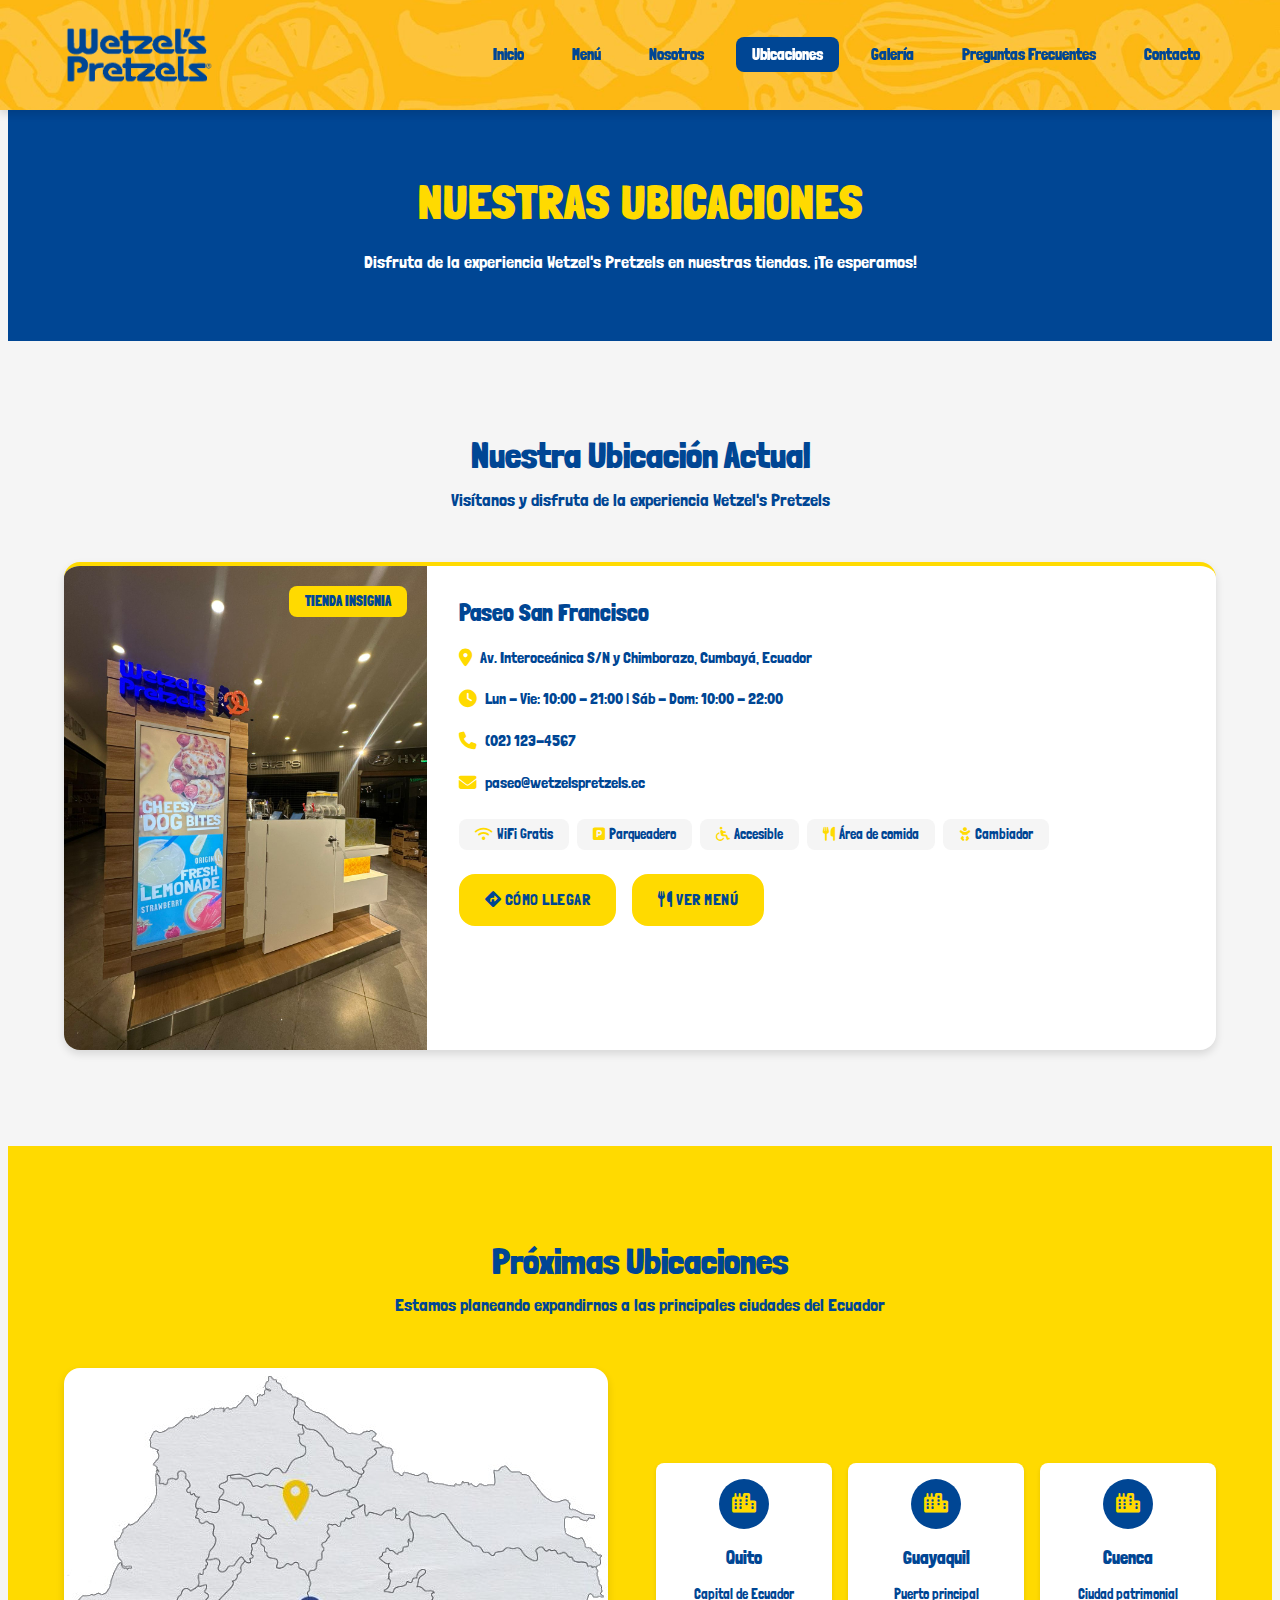
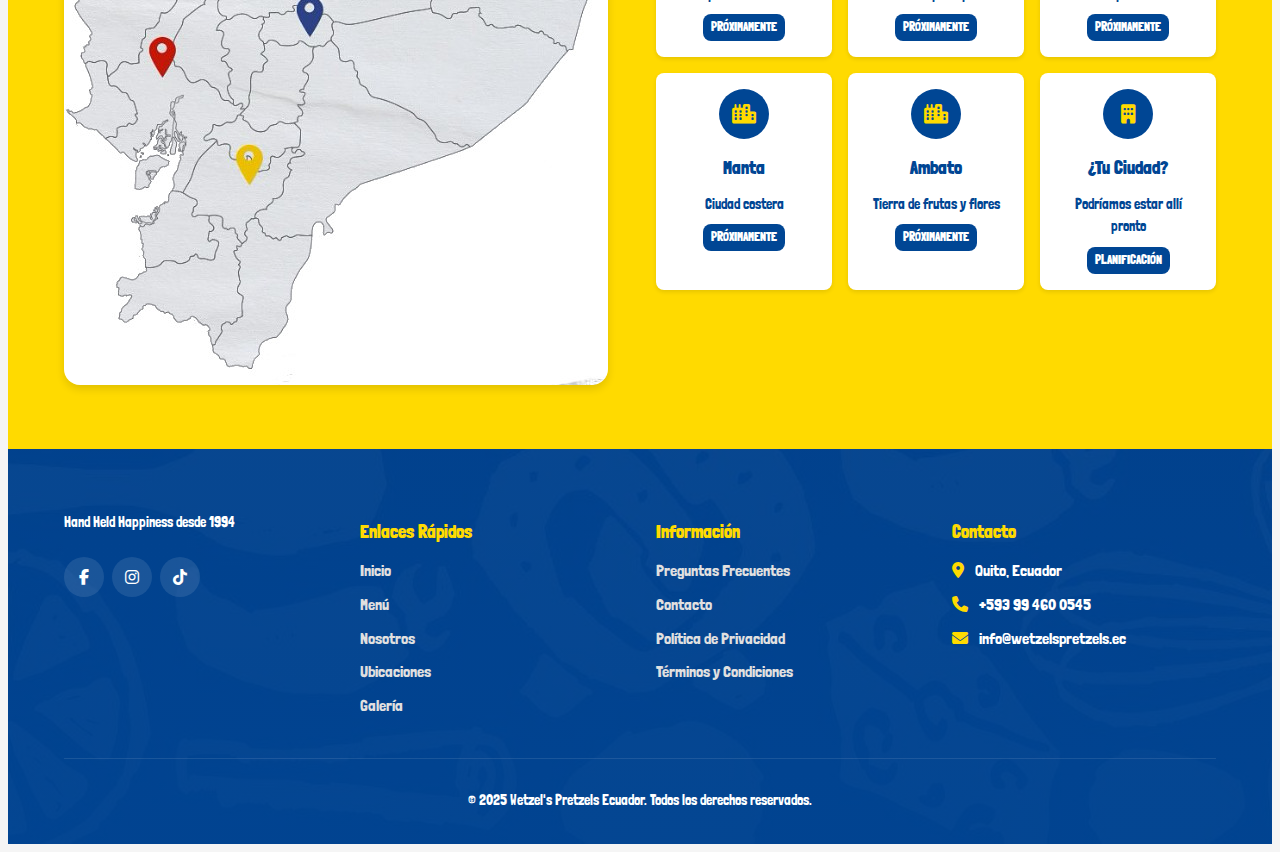
<file: find-a-location.html>
<!DOCTYPE html>
<html lang="es">

<head>
    <meta charset="UTF-8">
    <meta name="viewport" content="width=device-width, initial-scale=1.0">
    <title>Ubicaciones | Wetzel's Pretzels Ecuador</title>
    <meta name="description"
        content="Encuentra todas las ubicaciones de Wetzel's Pretzels en Ecuador. Actualmente en Paseo San Francisco (Cumbayá) y pronto en las principales ciudades del país.">

    <!-- Favicon -->
    <link rel="shortcut icon" href="images/favicon.png">

    <!-- Google Fonts -->
    <link rel="preconnect" href="https://fonts.gstatic.com">
    <link href="https://fonts.googleapis.com/css2?family=Roboto:wght@300;400;500;700&display=swap" rel="stylesheet">
    <link href="https://fonts.googleapis.com/css2?family=Londrina+Solid&display=swap" rel="stylesheet">

    <!-- Font Awesome -->
    <link rel="stylesheet" href="https://cdnjs.cloudflare.com/ajax/libs/font-awesome/6.4.0/css/all.min.css">

    <!-- CSS -->
    <link rel="stylesheet" href="css/styles.css">
</head>

<body>
    <!-- Header -->
    <header class="header">
        <div class="container">
            <div class="nav-container">
                <div class="logo">
                    <a href="index.html">
                        <img src="images/logo_header.png" alt="Wetzel's Pretzels Logo">
                    </a>
                </div>

                <div class="mobile-toggle">
                    <i class="fas fa-bars"></i>
                </div>

                <ul class="nav-menu">
                    <li><a href="index.html">Inicio</a></li>
                    <li><a href="menu.html">Menú</a></li>
                    <li><a href="about.html">Nosotros</a></li>
                    <li><a href="find-a-location.html" class="active">Ubicaciones</a></li>
                    <li><a href="gallery.html">Galería</a></li>
                    <li><a href="faq.html">Preguntas Frecuentes</a></li>
                    <li><a href="contact.html">Contacto</a></li>
                </ul>
            </div>
        </div>
    </header>

    <!-- Page Banner - Actualizado con diseño más impactante -->
    <section class="page-banner menu-banner">
        <div class="container">
            <div class="banner-content">
                <h1 class="animate-on-scroll">NUESTRAS UBICACIONES</h1>
                <p>Disfruta de la experiencia Wetzel's Pretzels en nuestras tiendas. ¡Te esperamos!</p>
            </div>
        </div>
    </section>

    <!-- Buscador de tiendas 
    <section class="section store-locator">
        <div class="container">
            <div class="section-header">
                <h2>Encuentra una <span class="highlight">Tienda</span></h2>
                <p>Localiza la tienda Wetzel's Pretzels más cercana</p>
            </div>

            <div class="locator-form">
                <div class="locator-input">
                    <input type="text" placeholder="Ingresa tu ciudad o sector" id="location-search">
                    <i class="fas fa-map-marker-alt input-icon"></i>
                </div>
                <button class="btn btn-primary">Buscar</button>
            </div>

            <div class="search-results">
                <div class="no-results">
                    <img src="/images/logo.jpg" alt="Pretzel icon">
                    <h3>¡Estamos creciendo!</h3>
                    <p>Actualmente tenemos 1 ubicación en Ecuador. ¡Estamos planeando abrir más tiendas pronto!</p>
                </div>
            </div>
        </div>
    </section>
-->
    <!-- Ubicación actual -->
    <section class="section current-location">
        <div class="container">
            <div class="section-header">
                <h2>Nuestra <span class="highlight">Ubicación Actual</span></h2>
                <p>Visítanos y disfruta de la experiencia Wetzel's Pretzels</p>
            </div>

            <div class="location-card featured-location">
                <div class="location-image">
                    <img src="images/paseo_san_francisco/paseo_san_francisco.jpeg"
                        alt="Wetzel's Pretzels Paseo San Francisco">
                    <div class="location-badge">Tienda Insignia</div>
                </div>
                <div class="location-info">
                    <div class="location-name">
                        <h3>Paseo San Francisco</h3>
                        <div class="location-open-status">Abierto</div>
                    </div>

                    <div class="location-details">
                        <p><i class="fas fa-map-marker-alt"></i> Av. Interoceánica S/N y Chimborazo, Cumbayá, Ecuador
                        </p>
                        <p><i class="fas fa-clock"></i> Lun - Vie: 10:00 - 21:00 | Sáb - Dom: 10:00 - 22:00</p>
                        <p><i class="fas fa-phone"></i> (02) 123-4567</p>
                        <p><i class="fas fa-envelope"></i> paseo@wetzelspretzels.ec</p>
                    </div>

                    <div class="location-features">
                        <span class="feature"><i class="fas fa-wifi"></i> WiFi Gratis</span>
                        <span class="feature"><i class="fas fa-parking"></i> Parqueadero</span>
                        <span class="feature"><i class="fas fa-wheelchair"></i> Accesible</span>
                        <span class="feature"><i class="fas fa-utensils"></i> Área de comida</span>
                        <span class="feature"><i class="fas fa-baby"></i> Cambiador</span>
                    </div>

                    <div class="location-actions">
                        <a href="https://maps.app.goo.gl/ZCHEVqUGQnhUbFGs5" target="_blank"
                            class="btn btn-yellow-on-light"><i class="fas fa-directions"></i> Cómo llegar</a>
                        <a href="menu.html" class="btn btn-yellow-on-light"><i class="fas fa-utensils"></i> Ver Menú</a>
                    </div>
                </div>
            </div>

            <!-- Mapa integrado -->
            <!--
            <div class="location-map-container">
                <iframe
                    src="https://www.google.com/maps/embed?pb=!1m18!1m12!1m3!1d3989.79665736979!2d-78.4282359!3d-0.1936718!2m3!1f0!2f0!3f0!3m2!1i1024!2i768!4f13.1!3m3!1m2!1s0x91d91d38b64b51dd%3A0xb4e76a858452c707!2sPaseo%20San%20Francisco!5e0!3m2!1ses-419!2sec!4v1714962214646!5m2!1ses-419!2sec"
                    width="100%" height="450" style="border:0;" allowfullscreen="" loading="lazy"
                    referrerpolicy="no-referrer-when-downgrade"></iframe>
            </div>
            -->
        </div>
    </section>

    <!-- Tour virtual -->
    <!--
    <section class="section" style="background-color: var(--secondary-color);">
        <div class="container">
            <div class="section-header">
                <h2 style="color: var(--primary-color);">Conoce Nuestra <span class="highlight"
                        style="color: var(--primary-color);">Tienda</span></h2>
                <p style="color: var(--primary-color);">Explora nuestra tienda antes de visitarla</p>
            </div>

            <div class="virtual-tour">
                <div class="tour-video">
                    <img src="images/kiosk.jpg" alt="Tour virtual de la tienda">
                    <div class="video-play" style="background-color: var(--primary-color);">
                        <i class="fas fa-play" style="color: var(--secondary-color);"></i>
                    </div>
                </div>
                <div class="tour-features">
                    <div class="tour-feature">
                        <div class="feature-icon" style="background-color: var(--primary-color);">
                            <i class="fas fa-utensils" style="color: var(--secondary-color);"></i>
                        </div>
                        <div class="feature-text">
                            <h3 style="color: var(--primary-color);">Área de Comida</h3>
                            <p style="color: var(--primary-color);">Espacioso y cómodo lugar para disfrutar de nuestros
                                productos</p>
                        </div>
                    </div>
                    <div class="tour-feature">
                        <div class="feature-icon" style="background-color: var(--primary-color);">
                            <i class="fas fa-smile" style="color: var(--secondary-color);"></i>
                        </div>
                        <div class="feature-text">
                            <h3 style="color: var(--primary-color);">Ambiente Familiar</h3>
                            <p style="color: var(--primary-color);">Espacio perfecto para todas las edades</p>
                        </div>
                    </div>
                    <div class="tour-feature">
                        <div class="feature-icon" style="background-color: var(--primary-color);">
                            <i class="fas fa-cookie" style="color: var(--secondary-color);"></i>
                        </div>
                        <div class="feature-text">
                            <h3 style="color: var(--primary-color);">Preparación en Vivo</h3>
                            <p style="color: var(--primary-color);">Observa cómo preparamos nuestros pretzel frescos</p>
                        </div>
                    </div>
                </div>
            </div>
        </div>
    </section>
    -->
    <!-- Entrega a domicilio -->
    <!--
    <section class="section" style="background-color: var(--primary-color);">
        <div class="container">
            <div class="section-header">
                <h2 style="color: var(--secondary-color);">¿No puedes <span class="highlight"
                        style="color: var(--white);">visitarnos</span>?</h2>
                <p style="color: var(--white);">Ordena a domicilio a través de nuestros socios de reparto</p>
            </div>

            <div class="delivery-partners">
                <div class="partner"
                    style="background-color: var(--white); border-radius: var(--border-radius-lg); box-shadow: var(--shadow-md);">
                    <img src="images/ubereats.png" alt="Uber Eats">
                </div>
                <div class="partner"
                    style="background-color: var(--white); border-radius: var(--border-radius-lg); box-shadow: var(--shadow-md);">
                    <img src="images/rappi.jpg" alt="Rappi">
                </div>
                <div class="partner"
                    style="background-color: var(--white); border-radius: var(--border-radius-lg); box-shadow: var(--shadow-md);">
                    <img src="images/pedidosya.png" alt="PedidosYa">
                </div>
            </div>

            <div class="delivery-cta">
                <a href="menu.html" class="btn btn-blue-on-yellow">Ordenar Ahora</a>
            </div>
        </div>
    </section>
    -->
    <!-- Próximas ubicaciones -->
    <section class="section" style="background-color: var(--secondary-color);">
        <div class="container">
            <div class="section-header">
                <h2 style="color: var(--primary-color);">Próximas <span class="highlight"
                        style="color: var(--primary-color);">Ubicaciones</span></h2>
                <p style="color: var(--primary-color);">Estamos planeando expandirnos a las principales ciudades del
                    Ecuador</p>
            </div>

            <div class="expansion-container">
                <div class="expansion-map">
                    <img src="images/mapa_ecuador.jpg" alt="Mapa de Ecuador con expansiones">
                </div>

                <div class="expansion-cities">
                    <div class="city-card">
                        <div class="city-icon">
                            <i class="fas fa-city"></i>
                        </div>
                        <h3>Quito</h3>
                        <p>Capital de Ecuador</p>
                        <span class="coming-soon">Próximamente</span>
                    </div>
                    <div class="city-card">
                        <div class="city-icon">
                            <i class="fas fa-city"></i>
                        </div>
                        <h3>Guayaquil</h3>
                        <p>Puerto principal</p>
                        <span class="coming-soon">Próximamente</span>
                    </div>
                    <div class="city-card">
                        <div class="city-icon">
                            <i class="fas fa-city"></i>
                        </div>
                        <h3>Cuenca</h3>
                        <p>Ciudad patrimonial</p>
                        <span class="coming-soon">Próximamente</span>
                    </div>
                    <div class="city-card">
                        <div class="city-icon">
                            <i class="fas fa-city"></i>
                        </div>
                        <h3>Manta</h3>
                        <p>Ciudad costera</p>
                        <span class="coming-soon">Próximamente</span>
                    </div>
                    <div class="city-card">
                        <div class="city-icon">
                            <i class="fas fa-city"></i>
                        </div>
                        <h3>Ambato</h3>
                        <p>Tierra de frutas y flores</p>
                        <span class="coming-soon">Próximamente</span>
                    </div>
                    <div class="city-card">
                        <div class="city-icon">
                            <i class="fas fa-building"></i>
                        </div>
                        <h3>¿Tu Ciudad?</h3>
                        <p>Podríamos estar allí pronto</p>
                        <span class="coming-soon">Planificación</span>
                    </div>
                </div>
            </div>
        </div>
    </section>

    <!-- Franquicias -->
    <!--
    <section class="section franchise-section">
        <div class="container">
            <div class="section-header">
                <h2>Oportunidades de <span class="highlight">Franquicia</span></h2>
                <p>Únete a nuestra familia y trae Wetzel's Pretzels a tu ciudad</p>
            </div>

            <div class="franchise-container">
                <div class="franchise-content">
                    <h2>Sé parte de nuestro crecimiento en Ecuador</h2>
                    <p>Wetzel's Pretzels está buscando socios estratégicos para expandir nuestra presencia en Ecuador.
                        Ofrecemos un modelo de negocio probado con más de 25 años de experiencia en el mercado
                        internacional.</p>

                    <div class="franchise-benefits">
                        <div class="benefit">
                            <i class="fas fa-check-circle"></i>
                            <p>Marca reconocida internacionalmente</p>
                        </div>
                        <div class="benefit">
                            <i class="fas fa-check-circle"></i>
                            <p>Capacitación completa y soporte continuo</p>
                        </div>
                        <div class="benefit">
                            <i class="fas fa-check-circle"></i>
                            <p>Menú simple y operaciones eficientes</p>
                        </div>
                        <div class="benefit">
                            <i class="fas fa-check-circle"></i>
                            <p>Múltiples formatos: tienda completa, kiosco o carrito</p>
                        </div>
                        <div class="benefit">
                            <i class="fas fa-check-circle"></i>
                            <p>Retorno de inversión atractivo</p>
                        </div>
                    </div>

                    <a href="contact.html" class="btn btn-primary">Más Información</a>
                </div>

                <div class="franchise-image">
                    <img src="images/franquicia.jpeg" alt="Oportunidades de Franquicia">
                </div>
            </div>
        </div>
    </section>
    -->

    <!-- Call to Action 
    <section class="section cta-section bg-pattern">
        <div class="container">
            <div class="cta-content">
                <h2>¿Listo para disfrutar de los mejores pretzels?</h2>
                <p>Visítanos en nuestra tienda del Centro Comercial Paseo San Francisco</p>
                <div class="cta-buttons">
                    <a href="https://maps.app.goo.gl/ZCHEVqUGQnhUbFGs5" target="_blank" class="btn btn-yellow-on-light">Cómo
                        Llegar</a>
                    <a href="menu.html" class="btn btn-yellow-on-light">Ver Menú</a>
                </div>
            </div>
        </div>
    </section>
-->
    <!-- Footer -->
    <footer class="footer">
        <div class="container">
            <div class="footer-content">
                <div class="footer-logo">
                    <!--
                    <img src="images/logo_footer.jpg" alt="Wetzel's Pretzels Logo">
                    -->
                    <p>Hand Held Happiness desde 1994</p>

                    <div class="social-icons">
                        <a href="https://www.facebook.com/WetzelsPretzelsEcuador" class="social-icon" target="_blank"><i
                                class="fab fa-facebook-f"></i></a>
                        <a href="https://www.instagram.com/wetzelspretzelsec/" class="social-icon" target="_blank"><i
                                class="fab fa-instagram"></i></a>
                        <a href="https://www.tiktok.com/@wetzelspretzelsec" class="social-icon" target="_blank"><i
                                class="fab fa-tiktok"></i></a>
                    </div>
                </div>

                <div class="footer-links">
                    <h4>Enlaces Rápidos</h4>
                    <ul>
                        <li><a href="index.html">Inicio</a></li>
                        <li><a href="menu.html">Menú</a></li>
                        <li><a href="about.html">Nosotros</a></li>
                        <li><a href="find-a-location.html">Ubicaciones</a></li>
                        <li><a href="gallery.html">Galería</a></li>
                    </ul>
                </div>

                <div class="footer-links">
                    <h4>Información</h4>
                    <ul>
                        <li><a href="faq.html">Preguntas Frecuentes</a></li>
                        <li><a href="contact.html">Contacto</a></li>
                        <li><a href="privacy-policy.html">Política de Privacidad</a></li>
                        <li><a href="terms-conditions.html">Términos y Condiciones</a></li>
                    </ul>
                </div>

                <div class="footer-links">
                    <h4>Contacto</h4>
                    <ul>
                        <li><i class="fas fa-map-marker-alt"></i> Quito, Ecuador</li>
                        <li><i class="fas fa-phone"></i> +593 99 460 0545</li>
                        <li><i class="fas fa-envelope"></i> info@wetzelspretzels.ec</li>
                    </ul>
                </div>
            </div>

            <div class="footer-bottom">
                <p>&copy; 2025 Wetzel's Pretzels Ecuador. Todos los derechos reservados.</p>
            </div>
        </div>
    </footer>

    <!-- JavaScript -->
    <script src="js/main.js"></script>
</body>

</html>
</file>
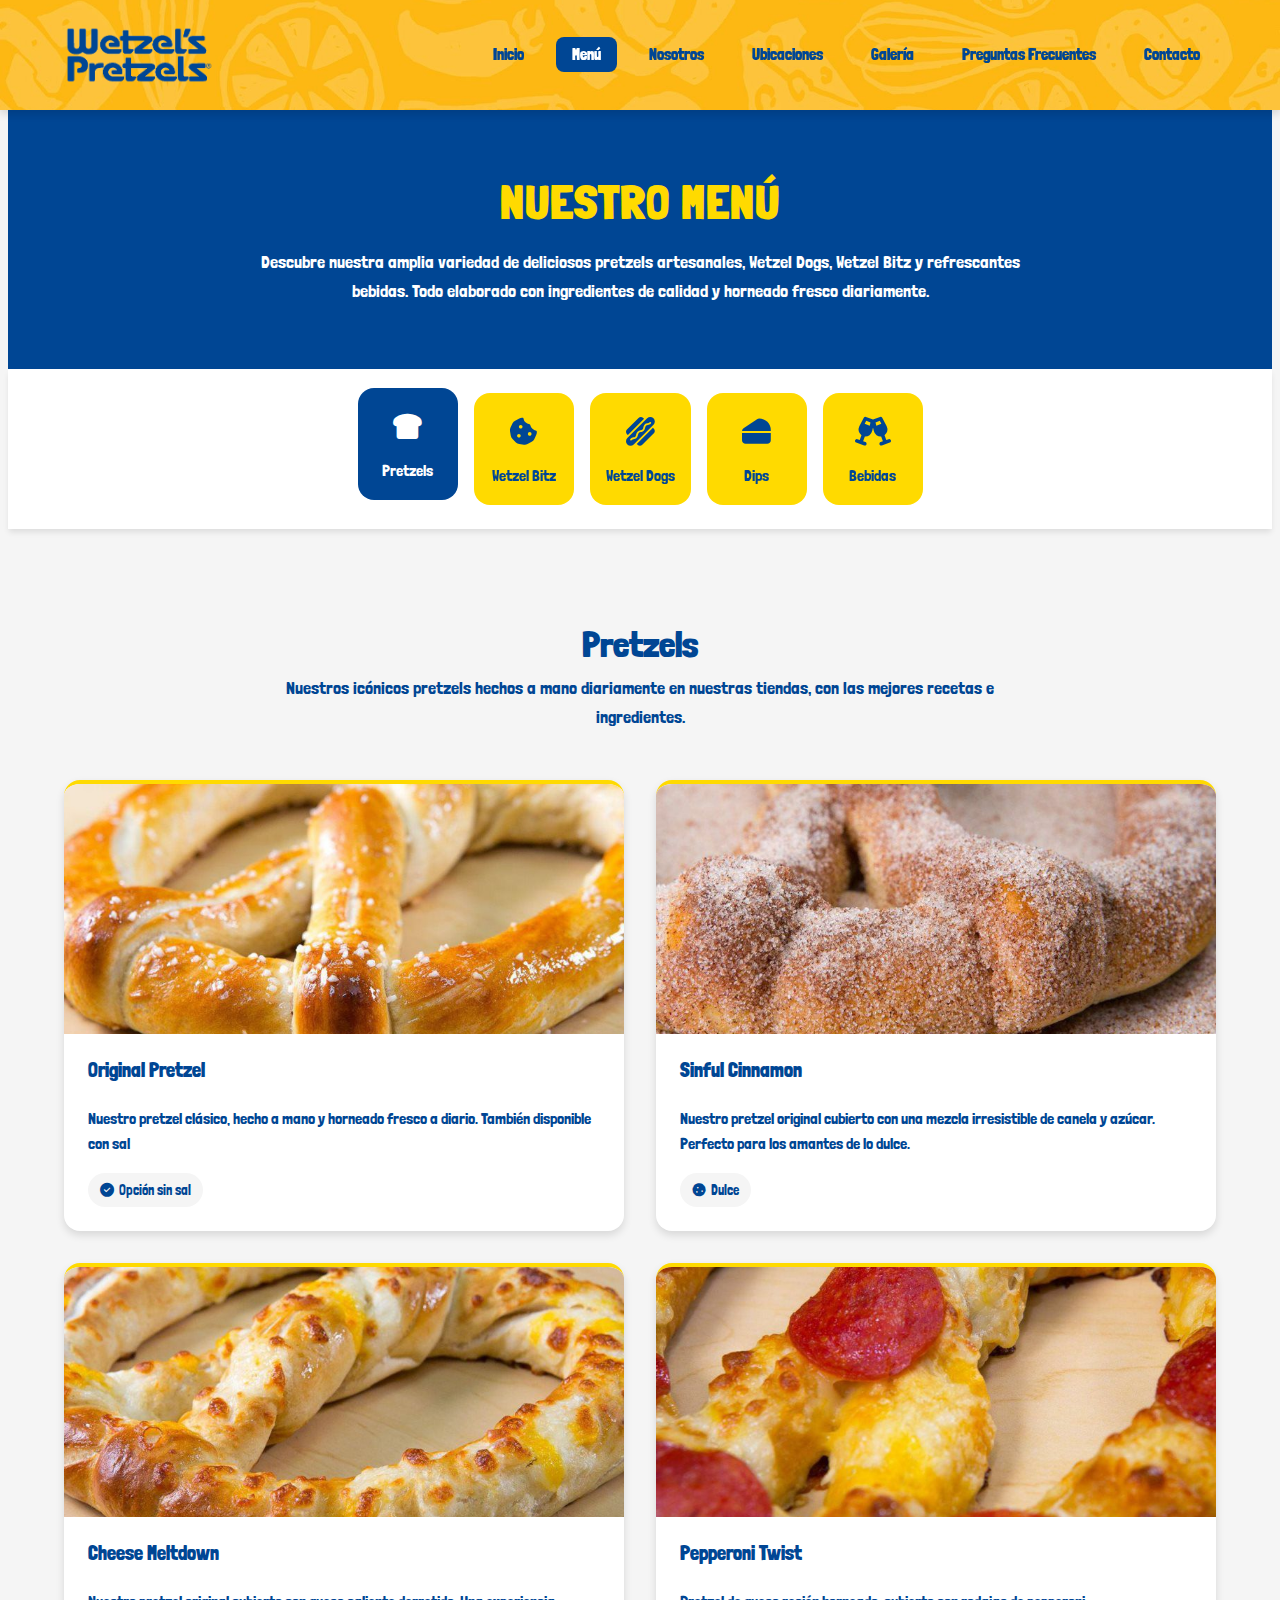
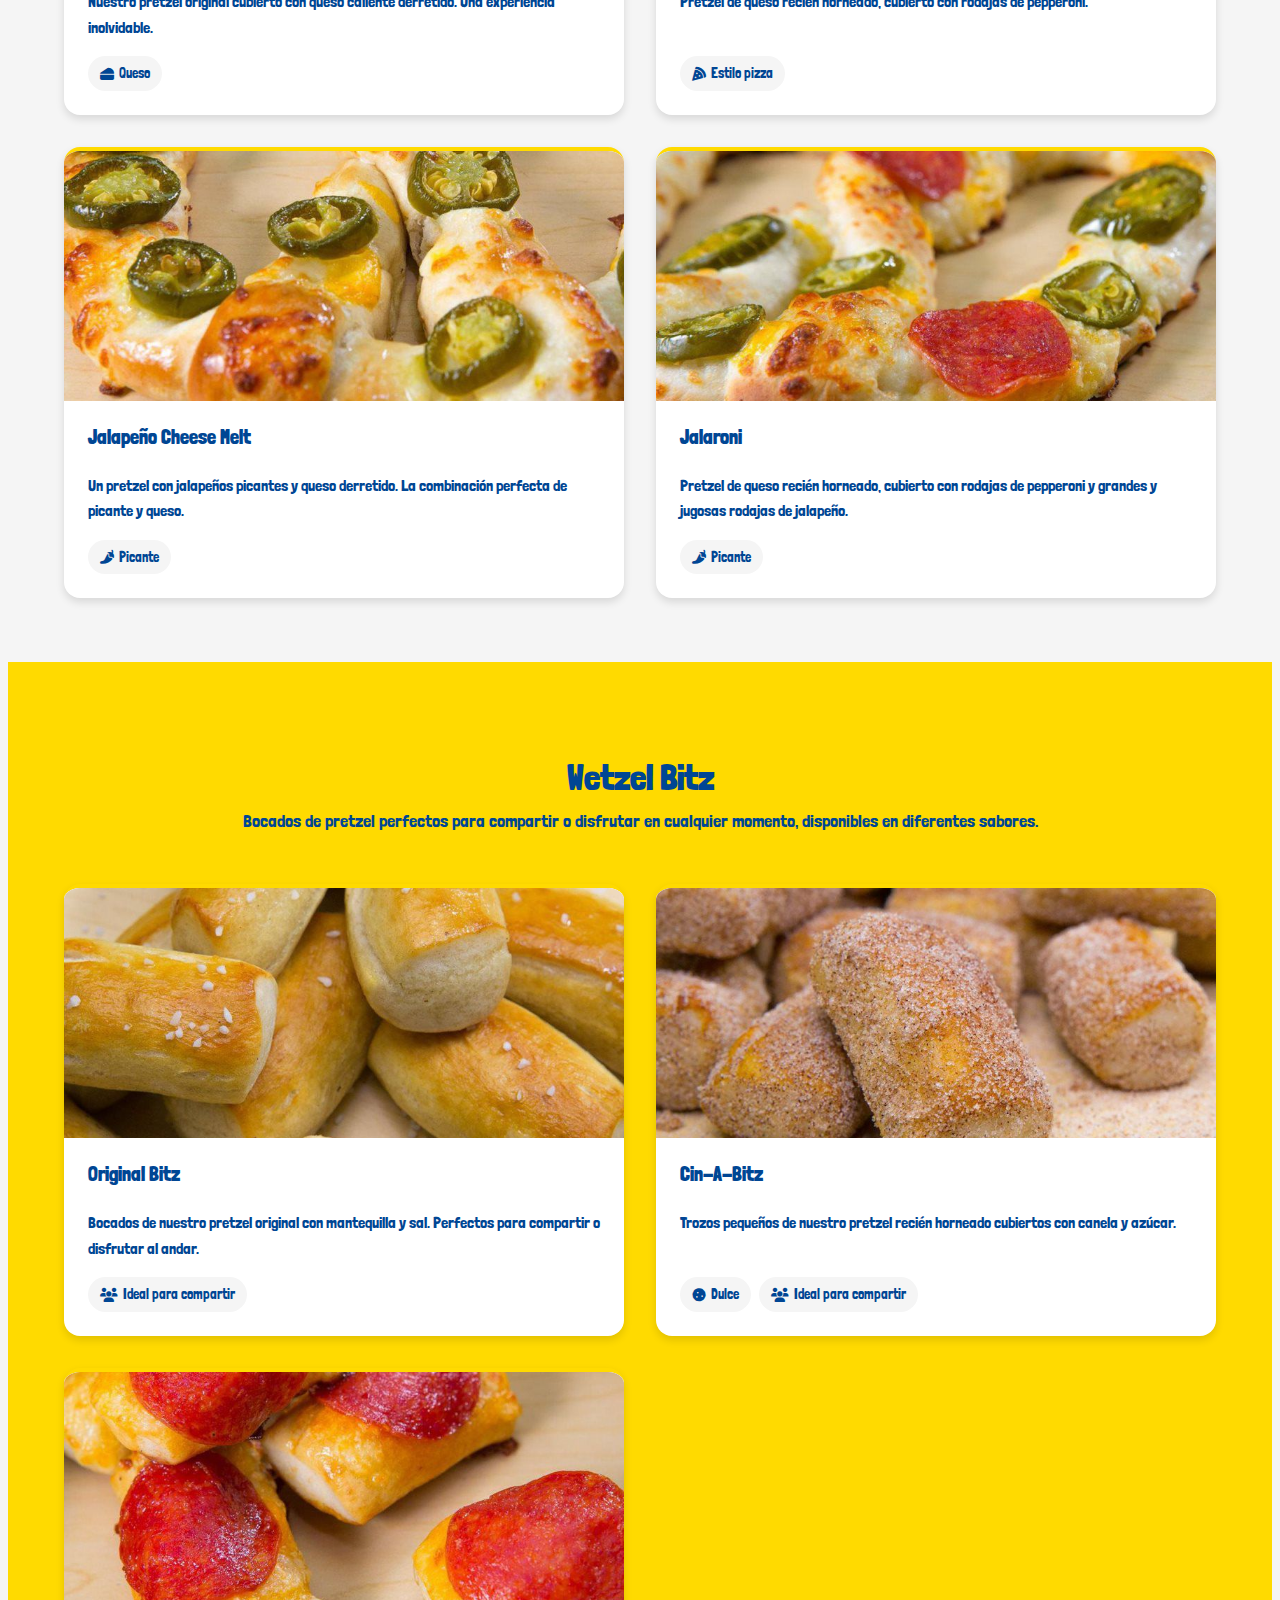
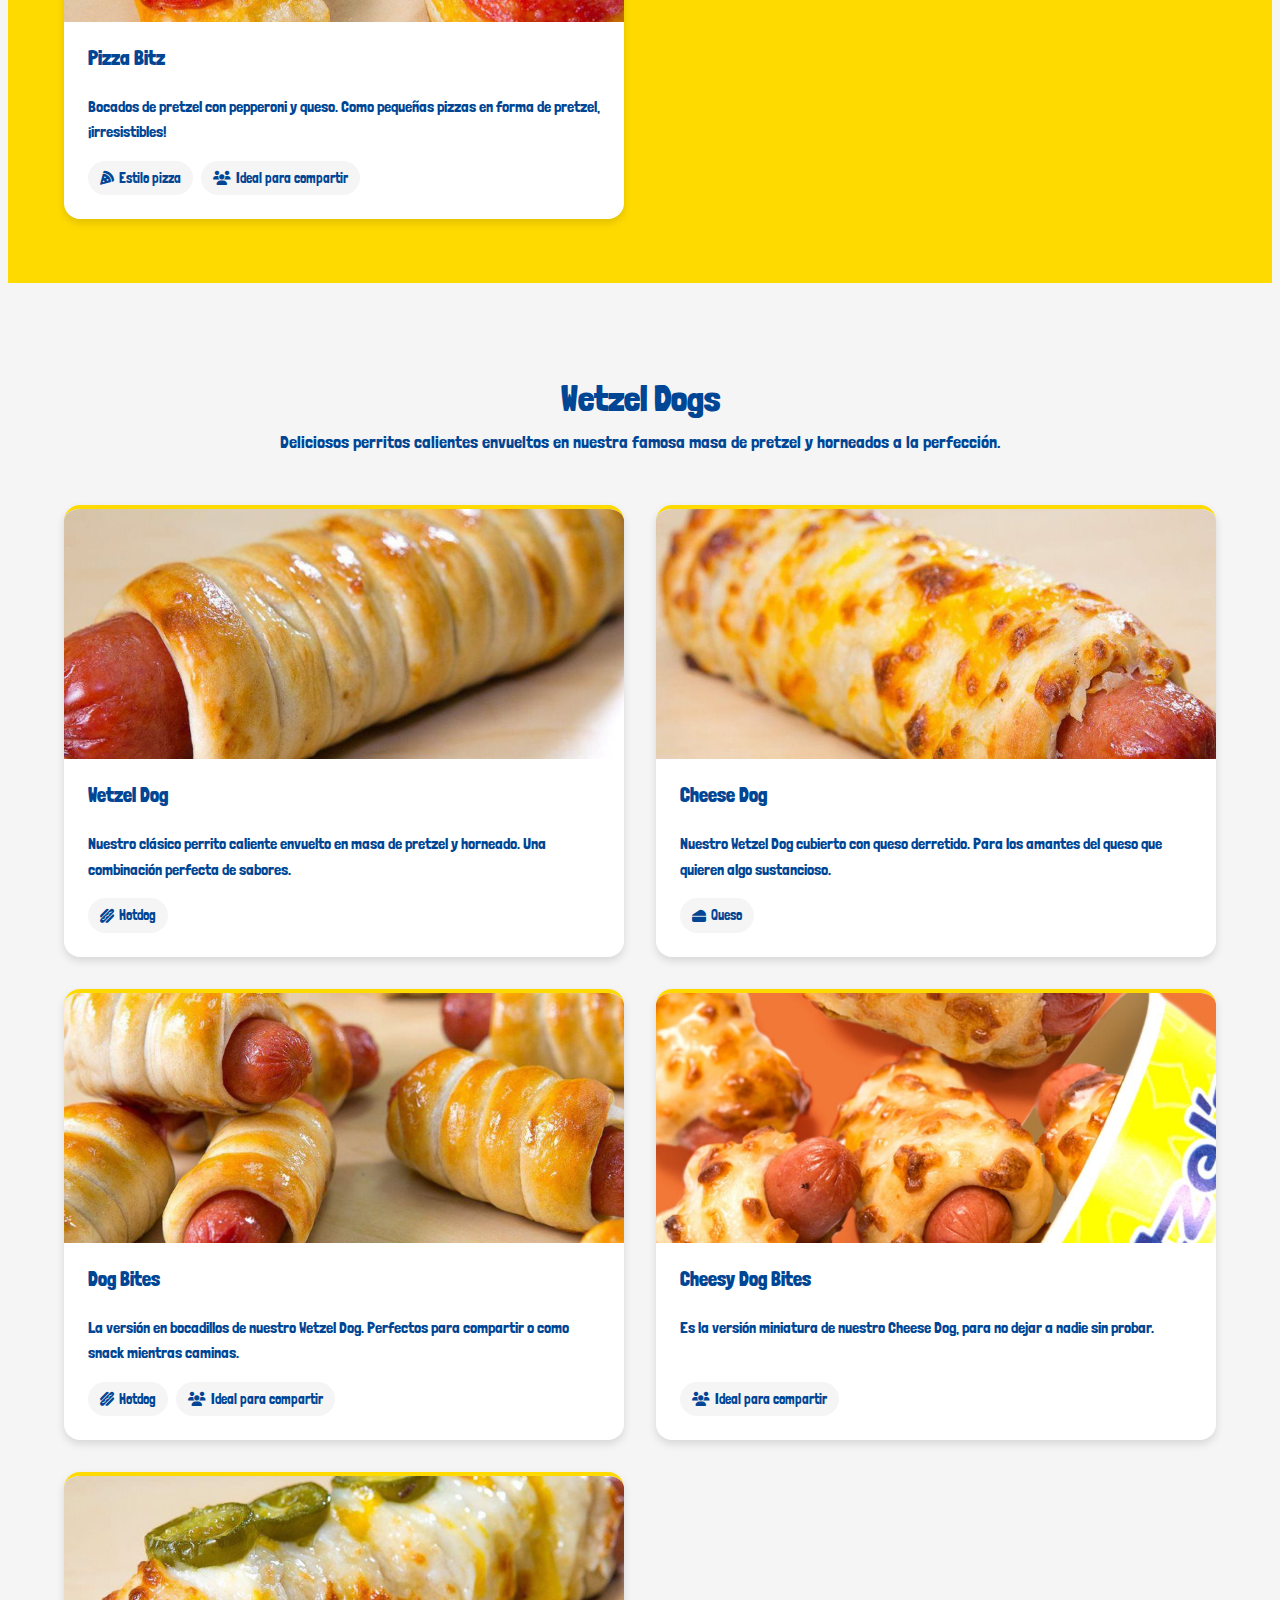
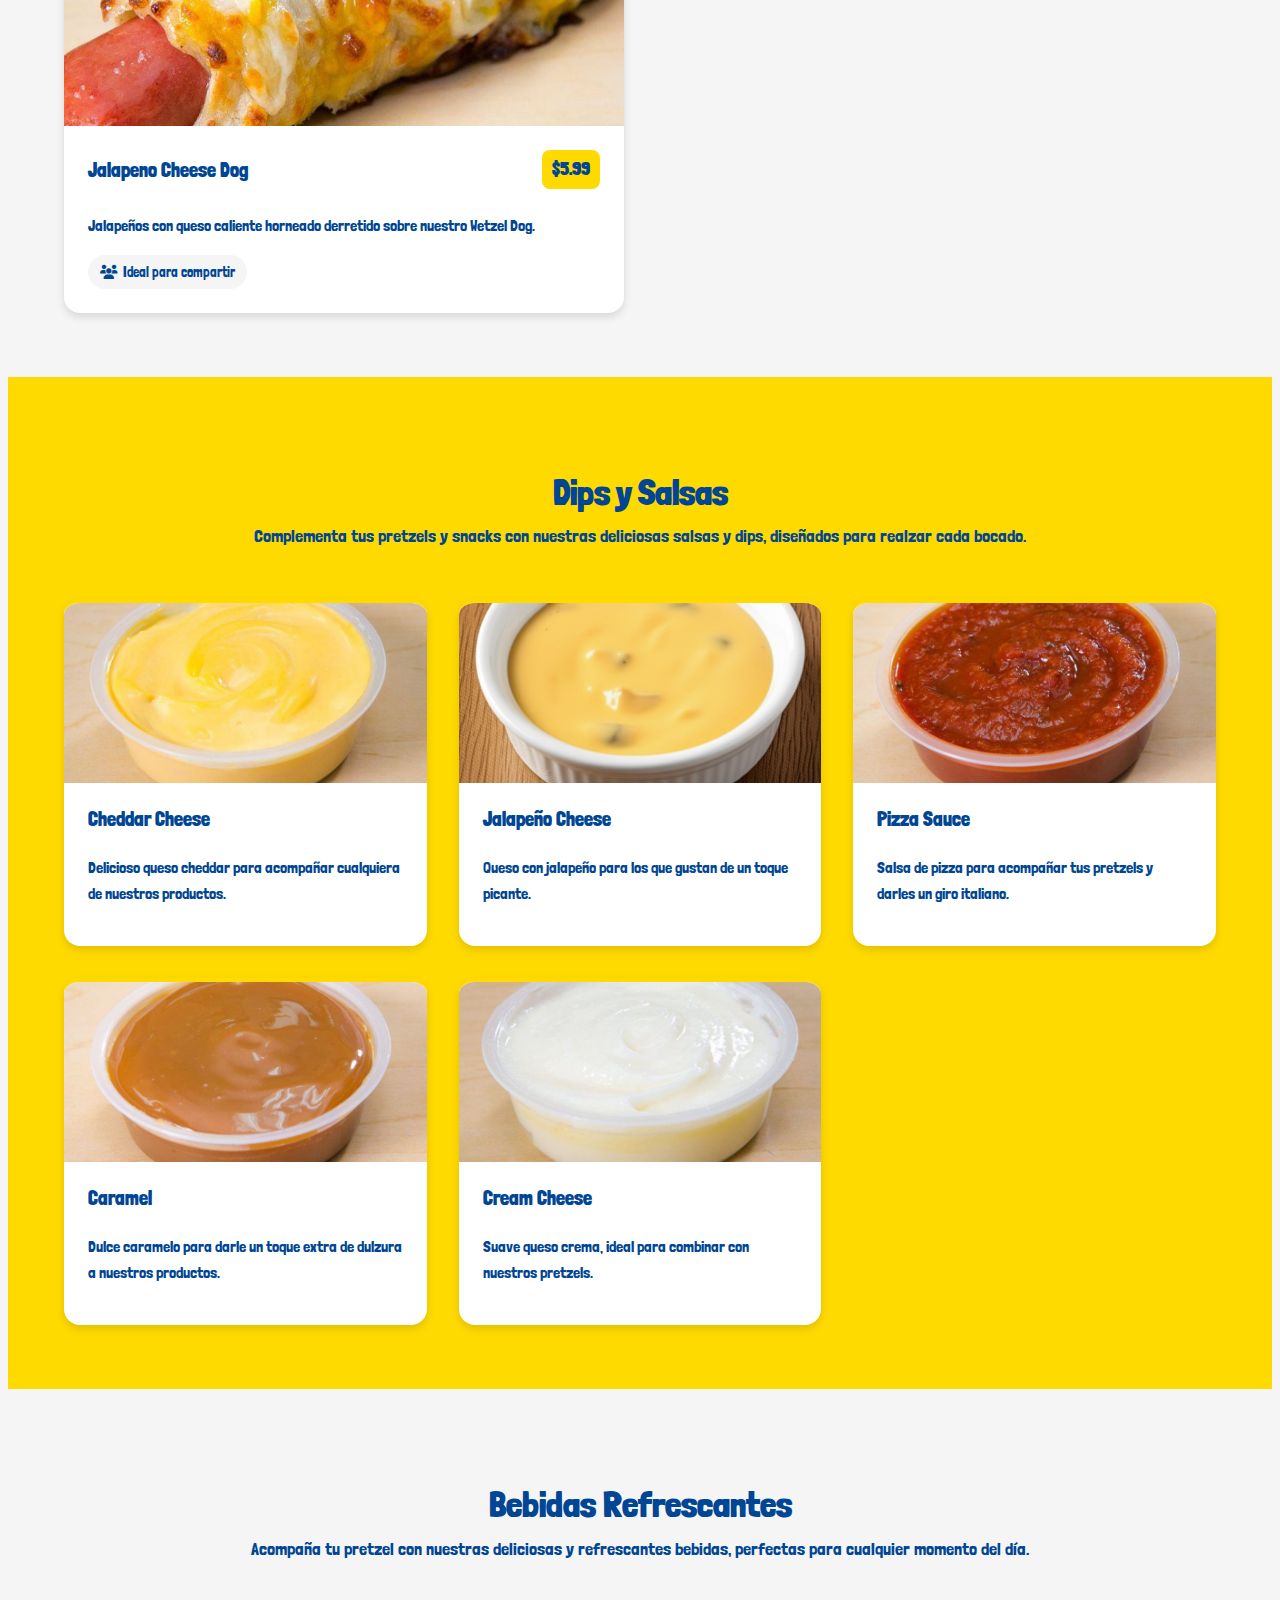
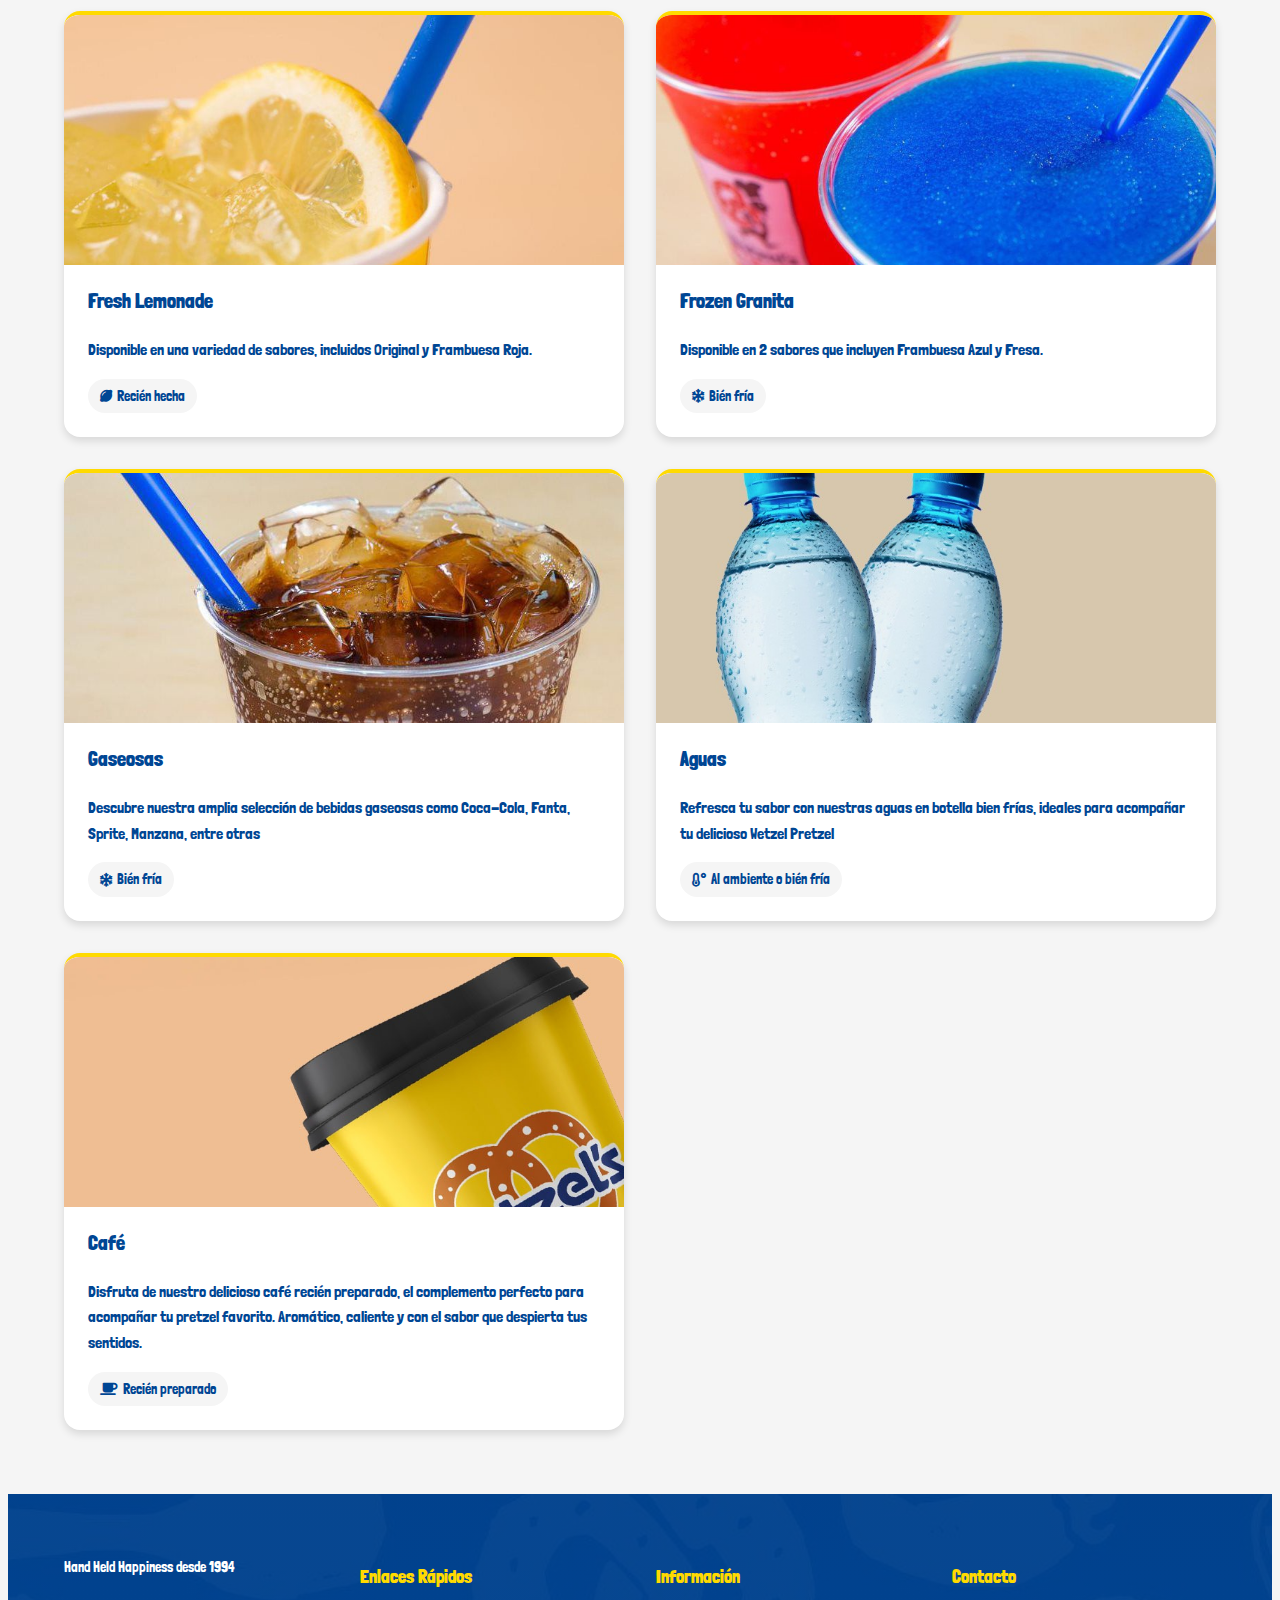
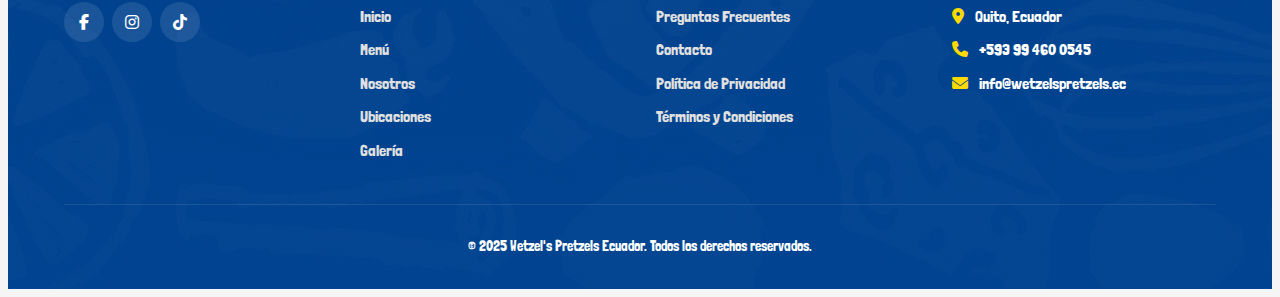
<file: menu.html>
<!DOCTYPE html>
<html lang="es">

<head>
    <meta charset="UTF-8">
    <meta name="viewport" content="width=device-width, initial-scale=1.0">
    <title>Menú | Wetzel's Pretzels Ecuador</title>
    <meta name="description"
        content="Explora nuestro delicioso menú de pretzels artesanales, Wetzel Dogs, Wetzel Bitz y refrescantes bebidas en Wetzel's Pretzels Ecuador.">

    <!-- Favicon -->
    <link rel="shortcut icon" href="images/favicon.png">

    <!-- Google Fonts -->
    <link rel="preconnect" href="https://fonts.gstatic.com">
    <link href="https://fonts.googleapis.com/css2?family=Roboto:wght@300;400;500;700&display=swap" rel="stylesheet">
    <link href="https://fonts.googleapis.com/css2?family=Londrina+Solid&display=swap" rel="stylesheet">

    <!-- Font Awesome -->
    <link rel="stylesheet" href="https://cdnjs.cloudflare.com/ajax/libs/font-awesome/6.4.0/css/all.min.css">

    <!-- CSS -->
    <link rel="stylesheet" href="css/styles.css">
</head>

<body>
    <!-- Header -->
    <header class="header">
        <div class="container">
            <div class="nav-container">
                <div class="logo">
                    <a href="index.html">
                        <img src="images/logo_header.png" alt="Wetzel's Pretzels Logo">
                    </a>
                </div>

                <div class="mobile-toggle">
                    <i class="fas fa-bars"></i>
                </div>

                <ul class="nav-menu">
                    <li><a href="index.html">Inicio</a></li>
                    <li><a href="menu.html" class="active">Menú</a></li>
                    <li><a href="about.html">Nosotros</a></li>
                    <li><a href="find-a-location.html">Ubicaciones</a></li>
                    <li><a href="gallery.html">Galería</a></li>
                    <li><a href="faq.html">Preguntas Frecuentes</a></li>
                    <li><a href="contact.html">Contacto</a></li>
                </ul>
            </div>
        </div>
    </header>

    <!-- Menu Banner - Actualizado con diseño más impactante -->
    <section class="page-banner menu-banner">
        <div class="container">
            <div class="banner-content">
                <h1 class="animate-on-scroll">NUESTRO MENÚ</h1>
                <p class="animate-on-scroll">Descubre nuestra amplia variedad de deliciosos pretzels artesanales, Wetzel
                    Dogs, Wetzel Bitz y refrescantes bebidas. Todo elaborado con ingredientes de calidad y horneado
                    fresco diariamente.</p>
            </div>
        </div>
    </section>

    <!-- Menu Categories Navigation - Rediseñado con iconos más grandes -->
    <section class="menu-nav">
        <div class="container">
            <div class="menu-nav-container animate-on-scroll">
                <a href="#pretzels" class="menu-nav-item active">
                    <div class="menu-nav-icon">
                        <i class="fas fa-bread-slice"></i>
                    </div>
                    <span>Pretzels</span>
                </a>
                <a href="#bitz" class="menu-nav-item">
                    <div class="menu-nav-icon">
                        <i class="fas fa-cookie-bite"></i>
                    </div>
                    <span>Wetzel Bitz</span>
                </a>
                <a href="#dogs" class="menu-nav-item">
                    <div class="menu-nav-icon">
                        <i class="fas fa-hotdog"></i>
                    </div>
                    <span>Wetzel Dogs</span>
                </a>
                <a href="#dips" class="menu-nav-item">
                    <div class="menu-nav-icon">
                        <i class="fas fa-cheese"></i>
                    </div>
                    <span>Dips</span>
                </a>
                <a href="#drinks" class="menu-nav-item">
                    <div class="menu-nav-icon">
                        <i class="fas fa-glass-cheers"></i>
                    </div>
                    <span>Bebidas</span>
                </a>
            </div>
        </div>
    </section>

    <!-- Pretzels Section -->
    <section id="pretzels" class="menu-section">
        <div class="container">
            <div class="section-header animate-on-scroll">
                <h2 class="section-title">Pretzels</h2>
                <p>Nuestros icónicos pretzels hechos a mano diariamente en nuestras tiendas, con las mejores recetas e
                    ingredientes.</p>
            </div>

            <div class="menu-grid">
                <!-- Original Pretzel -->
                <div class="menu-item animate-on-scroll">
                    <div class="menu-item-image">
                        <img src="images/original_pretzel.jpg" alt="Original Pretzel">
                    </div>
                    <div class="menu-item-content">
                        <div class="menu-item-title">
                            <h3>Original Pretzel</h3>
                            <!--<span class="menu-item-price">$2.99</span>-->
                        </div>
                        <p>Nuestro pretzel clásico, hecho a mano y horneado fresco a diario. También disponible con sal
                        </p>
                        <div class="menu-item-details">
                            <span class="menu-item-detail"><i class="fas fa-check-circle"></i> Opción sin sal</span>
                            <!--<span class="menu-item-detail"><i class="fas fa-fire"></i> 350 cal</span>-->
                        </div>
                    </div>
                </div>

                <!-- Sinful Cinnamon -->
                <div class="menu-item animate-on-scroll">
                    <div class="menu-item-image">
                        <img src="images/sinful_cinnamon.jpg" alt="Sinful Cinnamon">
                    </div>
                    <div class="menu-item-content">
                        <div class="menu-item-title">
                            <h3>Sinful Cinnamon</h3>
                            <!--<span class="menu-item-price">$3.49</span>-->
                        </div>
                        <p>Nuestro pretzel original cubierto con una mezcla irresistible de canela y azúcar. Perfecto
                            para los amantes de lo dulce.</p>
                        <div class="menu-item-details">
                            <span class="menu-item-detail"><i class="fas fa-cookie"></i> Dulce</span>
                            <!--<span class="menu-item-detail"><i class="fas fa-fire"></i> 380 cal</span>-->
                        </div>
                    </div>
                </div>

                <!-- Almond Crunch 
                <div class="menu-item animate-on-scroll">
                    <div class="menu-item-image">
                        <img src="images/almond_crunch_bitz.jpg" alt="Almond Crunch">
                    </div>
                    <div class="menu-item-content">
                        <div class="menu-item-title">
                            <h3>Almond Crunch</h3>
                            <span class="menu-item-price">$4.99</span>
                        </div>
                        <p>Un pretzel especial cubierto con nuestra mezcla dulce y crujientes almendras. Una deliciosa
                            combinación de texturas y sabores.</p>
                        <div class="menu-item-details">
                            <span class="menu-item-detail"><i class="fas fa-cookie"></i> Dulce</span>
                            <span class="menu-item-detail"><i class="fas fa-seedling"></i> Contiene frutos secos</span>
                            <span class="menu-item-detail"><i class="fas fa-fire"></i> 420 cal</span>
                        </div>
                    </div>
                </div>
-->
                <!-- Cheese Meltdown -->
                <div class="menu-item animate-on-scroll">
                    <div class="menu-item-image">
                        <img src="images/cheese_meltdown.jpg" alt="Cheese Meltdown">
                    </div>
                    <div class="menu-item-content">
                        <div class="menu-item-title">
                            <h3>Cheese Meltdown</h3>
                            <!--<span class="menu-item-price">$4.99</span>-->
                        </div>
                        <p>Nuestro pretzel original cubierto con queso caliente derretido. Una experiencia inolvidable.
                        </p>
                        <div class="menu-item-details">
                            <span class="menu-item-detail"><i class="fas fa-cheese"></i> Queso </span>
                            <!--<span class="menu-item-detail"><i class="fas fa-fire"></i> 410 cal</span>-->
                        </div>
                    </div>
                </div>

                <!-- Pepperoni Twist -->
                <div class="menu-item animate-on-scroll">
                    <div class="menu-item-image">
                        <img src="images/pepperoni_twist.jpg" alt="Pepperoni Twist">
                    </div>
                    <div class="menu-item-content">
                        <div class="menu-item-title">
                            <h3>Pepperoni Twist</h3>
                            <!--<span class="menu-item-price">$4.99</span>-->
                        </div>
                        <p>Pretzel de queso recién horneado, cubierto con rodajas de pepperoni.</p>
                        <div class="menu-item-details">
                            <span class="menu-item-detail"><i class="fas fa-pizza-slice"></i> Estilo pizza</span>
                            <!--<span class="menu-item-detail"><i class="fas fa-fire"></i> 440 cal</span>-->
                        </div>
                    </div>
                </div>

                <!-- Jalapeno Cheese Melt -->
                <div class="menu-item animate-on-scroll">
                    <div class="menu-item-image">
                        <img src="images/jalapeno_cheese_melt.jpg" alt="Jalapeño Cheese Melt">
                    </div>
                    <div class="menu-item-content">
                        <div class="menu-item-title">
                            <h3>Jalapeño Cheese Melt</h3>
                            <!--<span class="menu-item-price">$4.99</span>-->
                        </div>
                        <p>Un pretzel con jalapeños picantes y queso derretido. La combinación perfecta de picante y
                            queso.</p>
                        <div class="menu-item-details">
                            <span class="menu-item-detail"><i class="fas fa-pepper-hot"></i> Picante</span>
                            <!--<span class="menu-item-detail"><i class="fas fa-fire"></i> 425 cal</span>-->
                        </div>
                    </div>
                </div>
                <!-- Jalaroni -->
                <div class="menu-item animate-on-scroll">
                    <div class="menu-item-image">
                        <img src="images/jalaroni.jpg" alt="Jalaroni">
                    </div>
                    <div class="menu-item-content">
                        <div class="menu-item-title">
                            <h3>Jalaroni</h3>
                            <!--<span class="menu-item-price">$4.99</span>-->
                        </div>
                        <p>Pretzel de queso recién horneado, cubierto con rodajas de pepperoni y grandes y jugosas
                            rodajas de jalapeño.</p>
                        <div class="menu-item-details">
                            <span class="menu-item-detail"><i class="fas fa-pepper-hot"></i> Picante</span>
                            <!--<span class="menu-item-detail"><i class="fas fa-fire"></i> 425 cal</span>-->
                        </div>
                    </div>
                </div>

            </div>
        </div>
    </section>

    <!-- Wetzel Bitz Section -->
    <section id="bitz" class="menu-section bg-light">
        <div class="container">
            <div class="section-header animate-on-scroll">
                <h2 class="section-title">Wetzel Bitz</h2>
                <p>Bocados de pretzel perfectos para compartir o disfrutar en cualquier momento, disponibles en
                    diferentes sabores.</p>
            </div>

            <div class="menu-grid">
                <!-- Original Bitz -->
                <div class="menu-item animate-on-scroll">
                    <div class="menu-item-image">
                        <img src="images/wetzel_bitz.jpg" alt="Original Bitz">
                    </div>
                    <div class="menu-item-content">
                        <div class="menu-item-title">
                            <h3>Original Bitz</h3>
                            <!--<span class="menu-item-price">$3.99</span>-->
                        </div>
                        <p>Bocados de nuestro pretzel original con mantequilla y sal. Perfectos para compartir o
                            disfrutar al andar.</p>
                        <div class="menu-item-details">
                            <span class="menu-item-detail"><i class="fas fa-users"></i> Ideal para compartir</span>
                            <!--<span class="menu-item-detail"><i class="fas fa-fire"></i> 310 cal</span>-->
                        </div>
                    </div>
                </div>

                <!-- Cin-A-Bitz -->
                <div class="menu-item animate-on-scroll">
                    <div class="menu-item-image">
                        <img src="images/cin_a_bitz.jpg" alt="Cin-A-Bitz">
                    </div>
                    <div class="menu-item-content">
                        <div class="menu-item-title">
                            <h3>Cin-A-Bitz</h3>
                            <!--<span class="menu-item-price">$4.49</span>-->
                        </div>
                        <p>Trozos pequeños de nuestro pretzel recién horneado cubiertos con canela y azúcar.</p>
                        <div class="menu-item-details">
                            <span class="menu-item-detail"><i class="fas fa-cookie"></i> Dulce</span>
                            <span class="menu-item-detail"><i class="fas fa-users"></i> Ideal para compartir</span>
                            <!--<span class="menu-item-detail"><i class="fas fa-fire"></i> 350 cal</span>-->
                        </div>
                    </div>
                </div>

                <!-- Pizza Bitz -->
                <div class="menu-item animate-on-scroll">
                    <div class="menu-item-image">
                        <img src="images/pizza_bitz.jpg" alt="Pizza Bitz">
                    </div>
                    <div class="menu-item-content">
                        <div class="menu-item-title">
                            <h3>Pizza Bitz</h3>
                            <!--<span class="menu-item-price">$5.99</span>-->
                        </div>
                        <p>Bocados de pretzel con pepperoni y queso. Como pequeñas pizzas en forma de pretzel,
                            ¡irresistibles!</p>
                        <div class="menu-item-details">
                            <span class="menu-item-detail"><i class="fas fa-pizza-slice"></i> Estilo pizza</span>
                            <span class="menu-item-detail"><i class="fas fa-users"></i> Ideal para compartir</span>
                            <!--<span class="menu-item-detail"><i class="fas fa-fire"></i> 380 cal</span>-->
                        </div>
                    </div>
                </div>
            </div>
        </div>
    </section>

    <!-- Wetzel Dogs Section -->
    <section id="dogs" class="menu-section">
        <div class="container">
            <div class="section-header animate-on-scroll">
                <h2 class="section-title">Wetzel Dogs</h2>
                <p>Deliciosos perritos calientes envueltos en nuestra famosa masa de pretzel y
                    horneados a la perfección.</p>
            </div>

            <div class="menu-grid">
                <!-- Wetzel Dog Original -->
                <div class="menu-item animate-on-scroll">
                    <div class="menu-item-image">
                        <img src="images/wetzel_dog.jpg" alt="Wetzel Dog">
                    </div>
                    <div class="menu-item-content">
                        <div class="menu-item-title">
                            <h3>Wetzel Dog</h3>
                            <!--<span class="menu-item-price">$4.99</span>-->
                        </div>
                        <p>Nuestro clásico perrito caliente envuelto en masa de pretzel y horneado. Una combinación
                            perfecta de sabores.</p>
                        <div class="menu-item-details">
                            <span class="menu-item-detail"><i class="fas fa-hotdog"></i> Hotdog</span>
                            <!--<span class="menu-item-detail"><i class="fas fa-fire"></i> 450 cal</span>-->
                        </div>
                    </div>
                </div>

                <!-- Cheese Dog -->
                <div class="menu-item animate-on-scroll">
                    <div class="menu-item-image">
                        <img src="images/cheese_dog.jpg" alt="Cheese Dog">
                    </div>
                    <div class="menu-item-content">
                        <div class="menu-item-title">
                            <h3>Cheese Dog</h3>
                            <!--<span class="menu-item-price">$5.99</span>-->
                        </div>
                        <p>Nuestro Wetzel Dog cubierto con queso derretido. Para los amantes del queso que
                            quieren algo sustancioso.</p>
                        <div class="menu-item-details">
                            <span class="menu-item-detail"><i class="fas fa-cheese"></i> Queso</span>
                            <!--<span class="menu-item-detail"><i class="fas fa-fire"></i> 520 cal</span>-->
                        </div>
                    </div>
                </div>

                <!-- Dog Bites -->
                <div class="menu-item animate-on-scroll">
                    <div class="menu-item-image">
                        <img src="images/dog_bites.jpg" alt="Dog Bites">
                    </div>
                    <div class="menu-item-content">
                        <div class="menu-item-title">
                            <h3>Dog Bites</h3>
                            <!--<span class="menu-item-price">$5.99</span>-->
                        </div>
                        <p>La versión en bocadillos de nuestro Wetzel Dog. Perfectos para compartir o como snack
                            mientras caminas.</p>
                        <div class="menu-item-details">
                            <span class="menu-item-detail"><i class="fas fa-hotdog"></i> Hotdog</span>
                            <span class="menu-item-detail"><i class="fas fa-users"></i> Ideal para compartir</span>
                            <!--<span class="menu-item-detail"><i class="fas fa-fire"></i> 430 cal</span>-->
                        </div>
                    </div>
                </div>

                <!-- Cheesy Dog Bites -->
                <div class="menu-item animate-on-scroll">
                    <div class="menu-item-image">
                        <img src="images/cheesy_dog_bites.png" alt="Cheesy Dog Bites">
                    </div>
                    <div class="menu-item-content">
                        <div class="menu-item-title">
                            <h3>Cheesy Dog Bites</h3>
                            <!--<span class="menu-item-price">$6.99</span>-->
                        </div>
                        <p>Es la versión miniatura de nuestro Cheese Dog, para no dejar a nadie sin probar.</p>
                        <div class="menu-item-details">
                            <span class="menu-item-detail"><i class="fas fa-users"></i> Ideal para compartir</span>
                            <!--<span class="menu-item-detail"><i class="fas fa-fire"></i> 480 cal</span>-->
                        </div>
                    </div>
                </div>

                <!-- Jalapeno Cheese Dog -->
                <div class="menu-item animate-on-scroll">
                    <div class="menu-item-image">
                        <img src="images/jalapeno_cheese_dog.jpg" alt="Cheese Dog Bites">
                    </div>
                    <div class="menu-item-content">
                        <div class="menu-item-title">
                            <h3>Jalapeno Cheese Dog</h3>
                            <span class="menu-item-price">$5.99</span>
                        </div>
                        <p>Jalapeños con queso caliente horneado derretido sobre nuestro Wetzel Dog.</p>
                        <div class="menu-item-details">
                            <span class="menu-item-detail"><i class="fas fa-users"></i> Ideal para compartir</span>
                            <!--<span class="menu-item-detail"><i class="fas fa-fire"></i> 480 cal</span>-->
                        </div>
                    </div>
                </div>
            </div>
        </div>
    </section>

    <!-- Dips Section -->
    <section id="dips" class="menu-section bg-light">
        <div class="container">
            <div class="section-header animate-on-scroll">
                <h2 class="section-title">Dips y Salsas</h2>
                <p>Complementa tus pretzels y snacks con nuestras deliciosas salsas y dips, diseñados para realzar cada
                    bocado.</p>
            </div>

            <div class="menu-grid dips-grid">
                <!-- Cheddar Cheese -->
                <div class="menu-item animate-on-scroll dip-item">
                    <div class="menu-item-image">
                        <img src="images/cheese.jpg" alt="Cheddar Cheese Dip">
                    </div>
                    <div class="menu-item-content">
                        <div class="menu-item-title">
                            <h3>Cheddar Cheese</h3>
                            <!--<span class="menu-item-price">$1.99</span>-->
                        </div>
                        <p>Delicioso queso cheddar para acompañar cualquiera de nuestros productos.</p>
                    </div>
                </div>

                <!-- Jalapeño Cheese -->
                <div class="menu-item animate-on-scroll dip-item">
                    <div class="menu-item-image">
                        <img src="images/jalapeno_cheese.jpg" alt="Jalapeño Cheese">
                    </div>
                    <div class="menu-item-content">
                        <div class="menu-item-title">
                            <h3>Jalapeño Cheese</h3>
                            <!--<span class="menu-item-price">$1.99</span>-->
                        </div>
                        <p>Queso con jalapeño para los que gustan de un toque picante.</p>
                    </div>
                </div>

                <!-- Pizza Sauce -->
                <div class="menu-item animate-on-scroll dip-item">
                    <div class="menu-item-image">
                        <img src="images/pizza_sauce.jpg" alt="Pizza Sauce">
                    </div>
                    <div class="menu-item-content">
                        <div class="menu-item-title">
                            <h3>Pizza Sauce</h3>
                            <!--<span class="menu-item-price">$1.99</span>-->
                        </div>
                        <p>Salsa de pizza para acompañar tus pretzels y darles un giro italiano.</p>
                    </div>
                </div>

                <!-- Caramel -->
                <div class="menu-item animate-on-scroll dip-item">
                    <div class="menu-item-image">
                        <img src="images/caramel.jpg" alt="Caramel Dip">
                    </div>
                    <div class="menu-item-content">
                        <div class="menu-item-title">
                            <h3>Caramel</h3>
                            <!--<span class="menu-item-price">$1.99</span>-->
                        </div>
                        <p>Dulce caramelo para darle un toque extra de dulzura a nuestros productos.</p>
                    </div>
                </div>

                <!-- Sweet Glaze 
                <div class="menu-item animate-on-scroll dip-item">
                    <div class="menu-item-image">
                        <img src="images/cream_cheese.jpg" alt="Sweet Glaze">
                    </div>
                    <div class="menu-item-content">
                        <div class="menu-item-title">
                            <h3>Sweet Glaze</h3>
                            <span class="menu-item-price">$1.49</span>
                        </div>
                        <p>Glaseado dulce perfecto para los Cin-A-Bitz y pretzels dulces.</p>
                    </div>
                </div>
                -->
                <!-- Cream Cheese -->
                <div class="menu-item animate-on-scroll dip-item">
                    <div class="menu-item-image">
                        <img src="images/cream_cheese.jpg" alt="Cream Cheese">
                    </div>
                    <div class="menu-item-content">
                        <div class="menu-item-title">
                            <h3>Cream Cheese</h3>
                            <!--<span class="menu-item-price">$1.99</span>-->
                        </div>
                        <p>Suave queso crema, ideal para combinar con nuestros pretzels.</p>
                    </div>
                </div>
            </div>
        </div>
    </section>

    <!-- Drinks Section -->
    <section id="drinks" class="menu-section">
        <div class="container">
            <div class="section-header animate-on-scroll">
                <h2 class="section-title">Bebidas Refrescantes</h2>
                <p>Acompaña tu pretzel con nuestras deliciosas y refrescantes bebidas, perfectas para cualquier momento
                    del día.</p>
            </div>

            <div class="menu-grid">
                <!-- Fresh Lemonade -->
                <div class="menu-item animate-on-scroll">
                    <div class="menu-item-image">
                        <img src="images/fresh_lemonade.jpg" alt="Fresh Lemonade">
                    </div>
                    <div class="menu-item-content">
                        <div class="menu-item-title">
                            <h3>Fresh Lemonade</h3>
                            <!--<span class="menu-item-price">$2.99</span>-->
                        </div>
                        <p>Disponible en una variedad de sabores, incluidos Original y Frambuesa Roja.</p>
                        <div class="menu-item-details">
                            <span class="menu-item-detail"><i class="fas fa-lemon"></i> Recién hecha</span>
                        </div>
                    </div>
                </div>

                <!-- Frozen Granita -->
                <div class="menu-item animate-on-scroll">
                    <div class="menu-item-image">
                        <img src="images/frozen_granita.jpg" alt="Frozen Granita">
                    </div>
                    <div class="menu-item-content">
                        <div class="menu-item-title">
                            <h3>Frozen Granita</h3>
                            <!--<span class="menu-item-price">$3.99</span>-->
                        </div>
                        <p>Disponible en 2 sabores que incluyen Frambuesa Azul y Fresa.</p>
                        <div class="menu-item-details">
                            <span class="menu-item-detail"><i class="fas fa-snowflake"></i> Bién fría</span>
                            <!--
                            <span class="menu-item-detail"><i class="fas fa-apple-alt"></i> Con fruta natural</span>
                            -->
                        </div>
                    </div>
                </div>

                <!-- Coke -->
                <div class="menu-item animate-on-scroll">
                    <div class="menu-item-image">
                        <img src="images/fountain_drinks.jpg" alt="Frozen Lemonade">
                    </div>
                    <div class="menu-item-content">
                        <div class="menu-item-title">
                            <h3>Gaseosas</h3>
                            <!--<span class="menu-item-price">$2.00</span>-->
                        </div>
                        <p>Descubre nuestra amplia selección de bebidas gaseosas como Coca-Cola, Fanta, Sprite, Manzana,
                            entre
                            otras</p>
                        <div class="menu-item-details">
                            <span class="menu-item-detail"><i class="fas fa-snowflake"></i> Bién fría</span>
                        </div>
                    </div>
                </div>

                <!-- Water -->
                <div class="menu-item animate-on-scroll">
                    <div class="menu-item-image">
                        <img src="images/water.jpg" alt="Frozen Lemonade">
                    </div>
                    <div class="menu-item-content">
                        <div class="menu-item-title">
                            <h3>Aguas</h3>
                            <!--<span class="menu-item-price">$1.00</span>-->
                        </div>
                        <p>Refresca tu sabor con nuestras aguas en botella bien frías, ideales para acompañar tu
                            delicioso Wetzel Pretzel</p>
                        <div class="menu-item-details">
                            <span class="menu-item-detail"><i class="fas fa-temperature-low"></i> Al ambiente o bién
                                fría</span>
                        </div>
                    </div>
                </div>

                <!-- Coffee -->
                <div class="menu-item animate-on-scroll">
                    <div class="menu-item-image">
                        <img src="images/coffee.jpg" alt="Café">
                    </div>
                    <div class="menu-item-content">
                        <div class="menu-item-title">
                            <h3>Café</h3>
                            <!--<span class="menu-item-price">$1.00</span>-->
                        </div>
                        <p>Disfruta de nuestro delicioso café recién preparado, el complemento perfecto para acompañar
                            tu pretzel favorito. Aromático, caliente y con el sabor que despierta tus sentidos.</p>
                        <div class="menu-item-details">
                            <span class="menu-item-detail"><i class="fas fa-coffee"></i> Recién preparado</span>
                        </div>
                    </div>
                </div>

            </div>
        </div>
    </section>

    <!-- Nutrition Info 
    <section class="nutrition">
        <div class="container">
            <div class="nutrition-content animate-on-scroll">
                <h2>Información Nutricional</h2>
                <p>En Wetzel's Pretzels nos preocupamos por la transparencia en los ingredientes y valores nutricionales
                    de nuestros productos. Para obtener información detallada sobre calorías, alérgenos y valores
                    nutricionales, consulta con nuestro personal en tienda o visita nuestra sección de información
                    nutricional.</p>
                <a href="#" class="btn btn-secondary">Ver Tabla Nutricional Completa</a>
            </div>
        </div>
    </section>
    -->
    <!-- CTA Section 
    <section class="section cta-section">
        <div class="container">
            <div class="cta-content animate-on-scroll">
                <h2>¿Listo para ordenar?</h2>
                <p>Visita tu tienda Wetzel's Pretzels más cercana y disfruta de nuestros deliciosos productos recién
                    horneados.</p>
                <div class="cta-buttons">
                    <a href="find-a-location.html" class="btn btn-primary">Encuentra tu tienda</a>
                    <a href="contact.html" class="btn btn-outline">Contáctanos</a>
                </div>
            </div>
        </div>
    </section>
-->
    <!-- Footer -->
    <footer class="footer">
        <div class="container">
            <div class="footer-content">
                <div class="footer-logo">
                    <!--
                    <img src="images/logo_footer.jpg" alt="Wetzel's Pretzels Logo">
                    -->
                    <p>Hand Held Happiness desde 1994</p>

                    <div class="social-icons">
                        <a href="https://www.facebook.com/WetzelsPretzelsEcuador" class="social-icon" target="_blank"><i
                                class="fab fa-facebook-f"></i></a>
                        <a href="https://www.instagram.com/wetzelspretzelsec/" class="social-icon" target="_blank"><i
                                class="fab fa-instagram"></i></a>
                        <a href="https://www.tiktok.com/@wetzelspretzelsec" class="social-icon" target="_blank"><i
                                class="fab fa-tiktok"></i></a>
                    </div>
                </div>

                <div class="footer-links">
                    <h4>Enlaces Rápidos</h4>
                    <ul>
                        <li><a href="index.html">Inicio</a></li>
                        <li><a href="menu.html">Menú</a></li>
                        <li><a href="about.html">Nosotros</a></li>
                        <li><a href="find-a-location.html">Ubicaciones</a></li>
                        <li><a href="gallery.html">Galería</a></li>
                    </ul>
                </div>

                <div class="footer-links">
                    <h4>Información</h4>
                    <ul>
                        <li><a href="faq.html">Preguntas Frecuentes</a></li>
                        <li><a href="contact.html">Contacto</a></li>
                        <li><a href="privacy-policy.html">Política de Privacidad</a></li>
                        <li><a href="terms-conditions.html">Términos y Condiciones</a></li>
                    </ul>
                </div>

                <div class="footer-links">
                    <h4>Contacto</h4>
                    <ul>
                        <li><i class="fas fa-map-marker-alt"></i> Quito, Ecuador</li>
                        <li><i class="fas fa-phone"></i> +593 99 460 0545</li>
                        <li><i class="fas fa-envelope"></i> info@wetzelspretzels.ec</li>
                    </ul>
                </div>
            </div>

            <div class="footer-bottom">
                <p>&copy; 2025 Wetzel's Pretzels Ecuador. Todos los derechos reservados.</p>
            </div>
        </div>
    </footer>

    <!-- JavaScript -->
    <script src="js/main.js"></script>
</body>

</html>
</file>
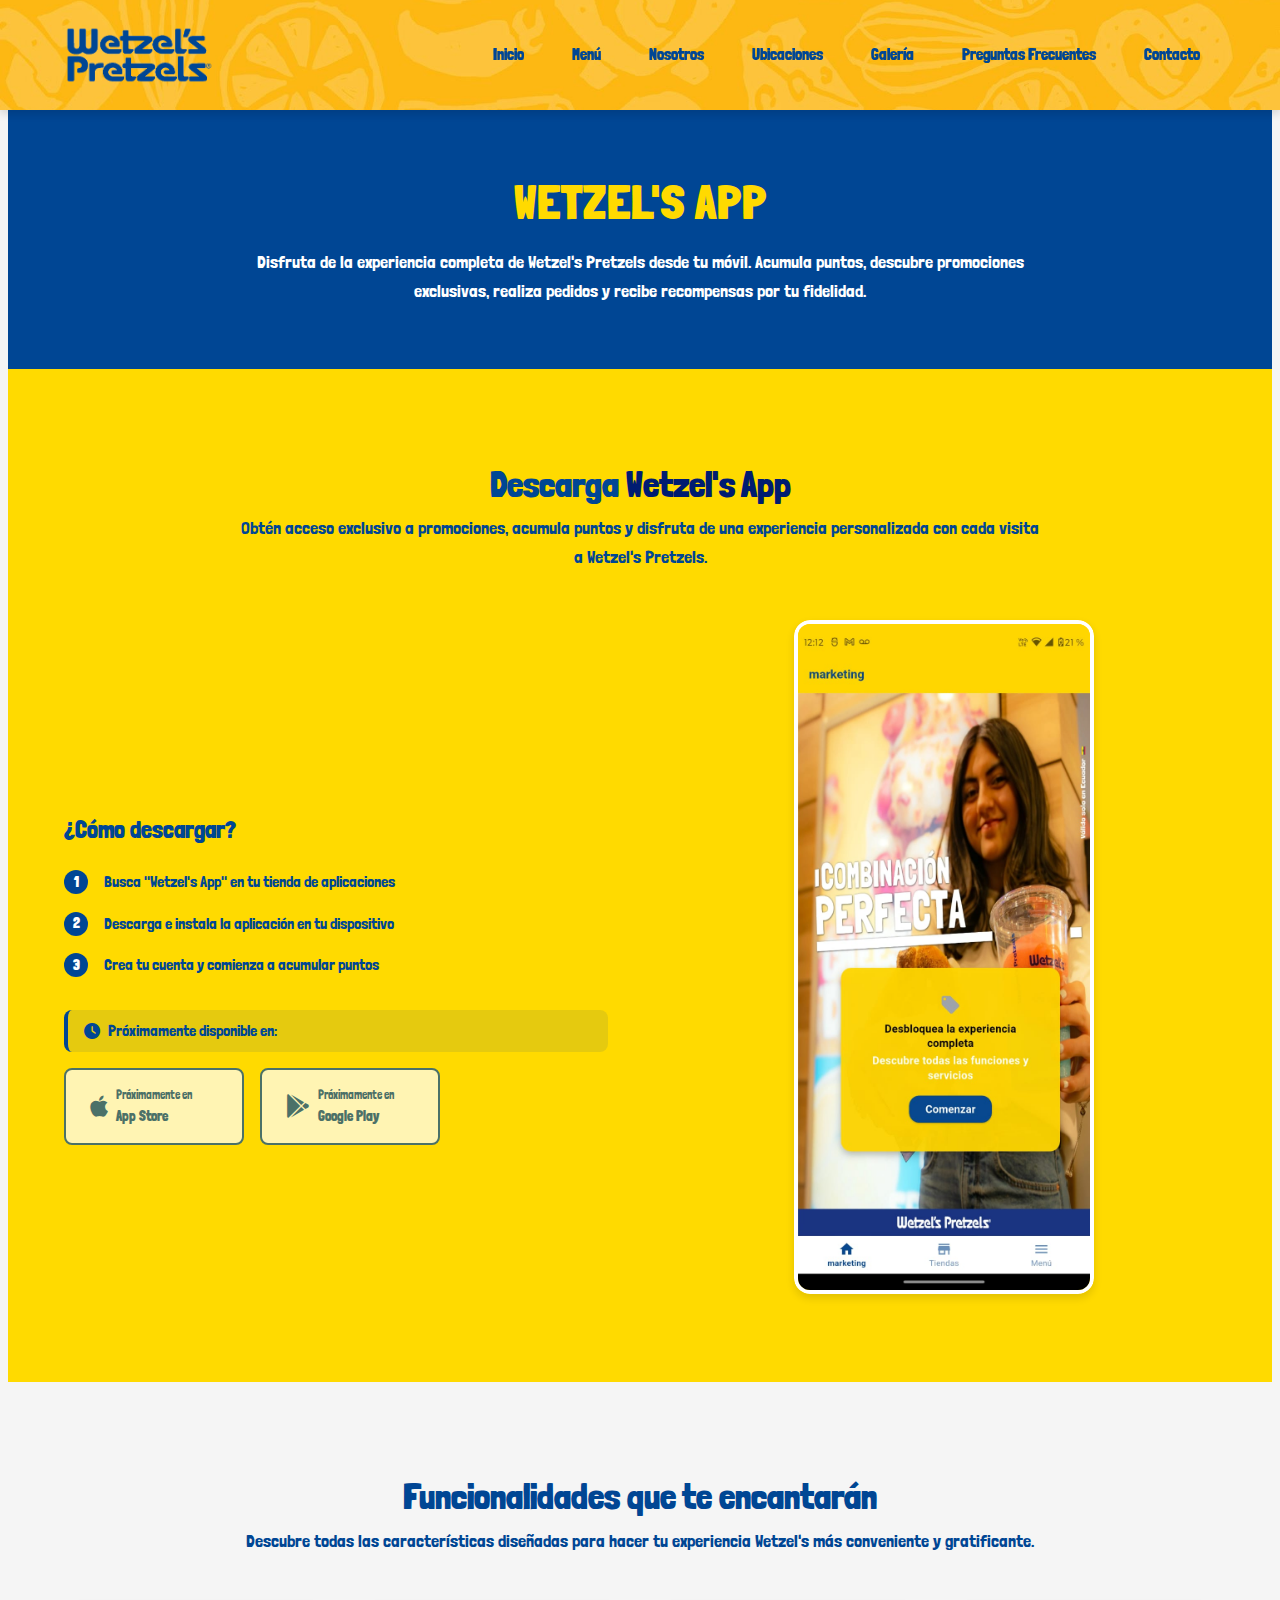
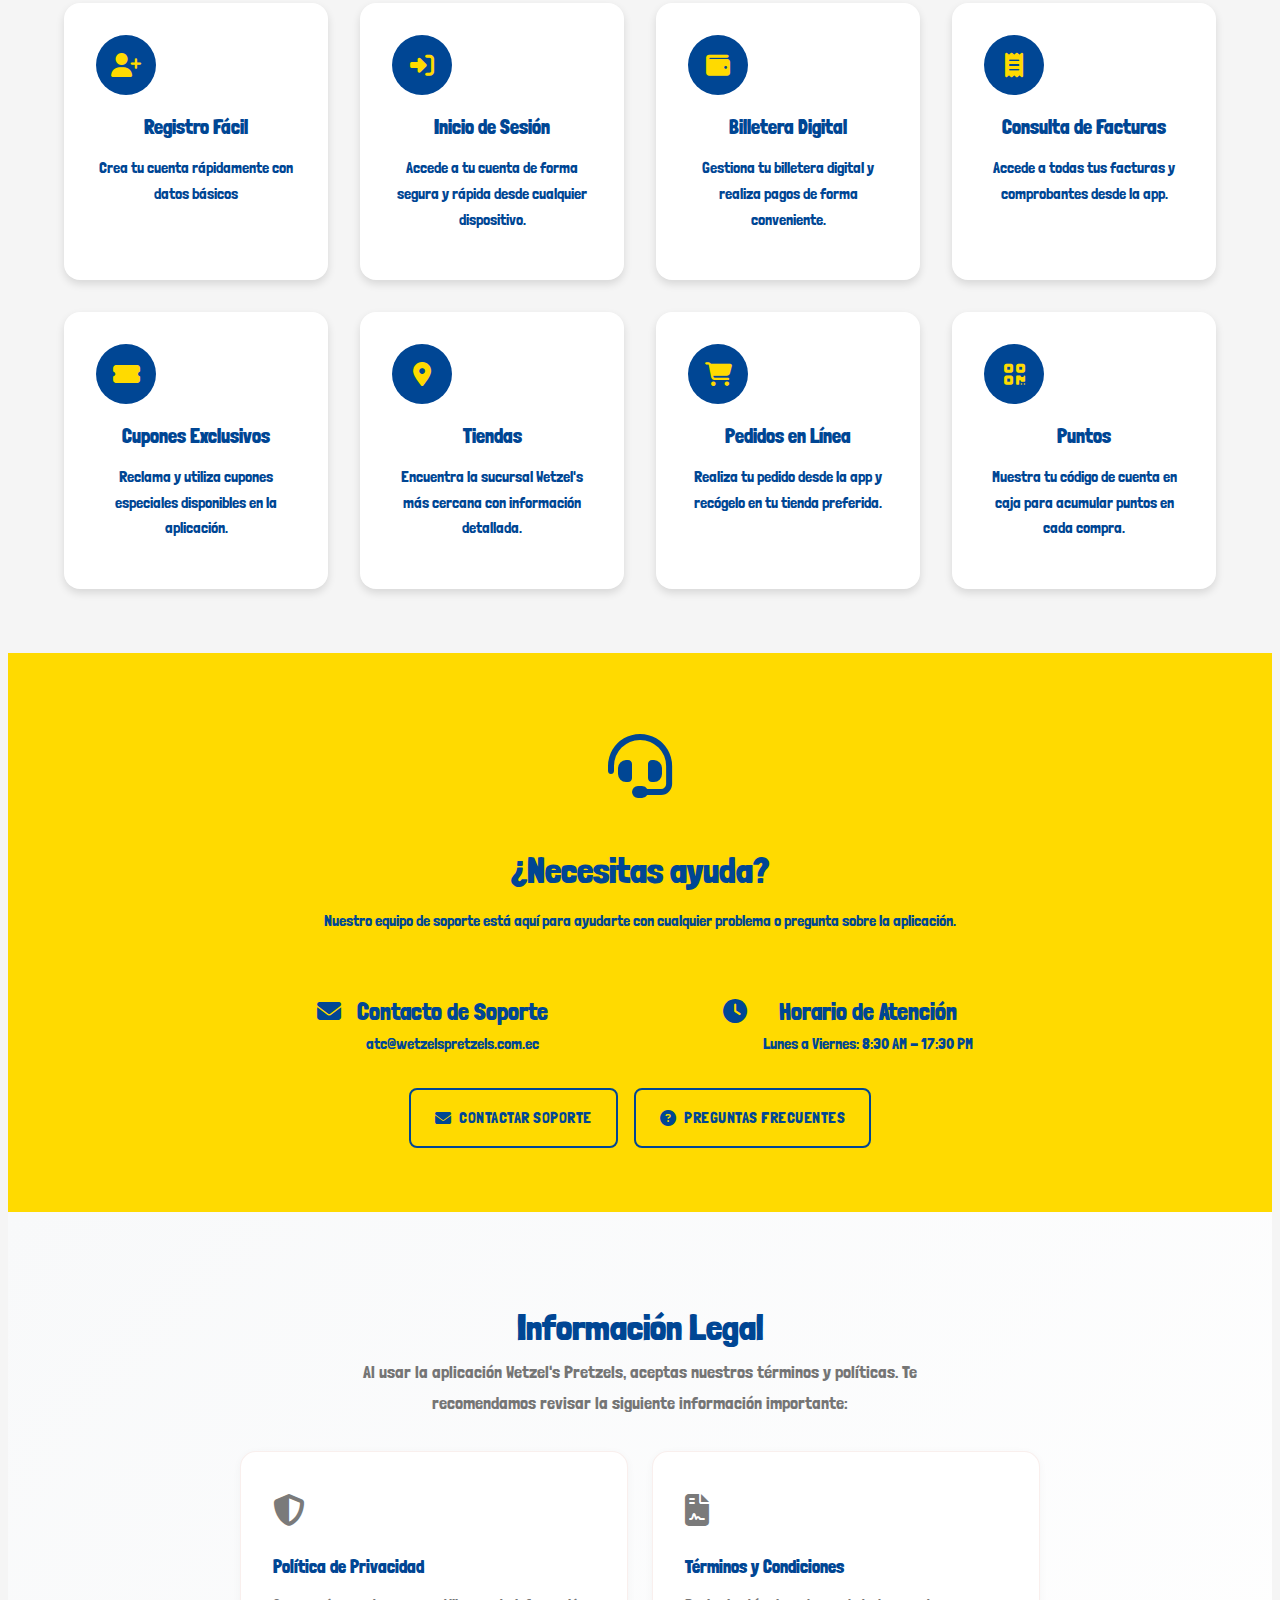
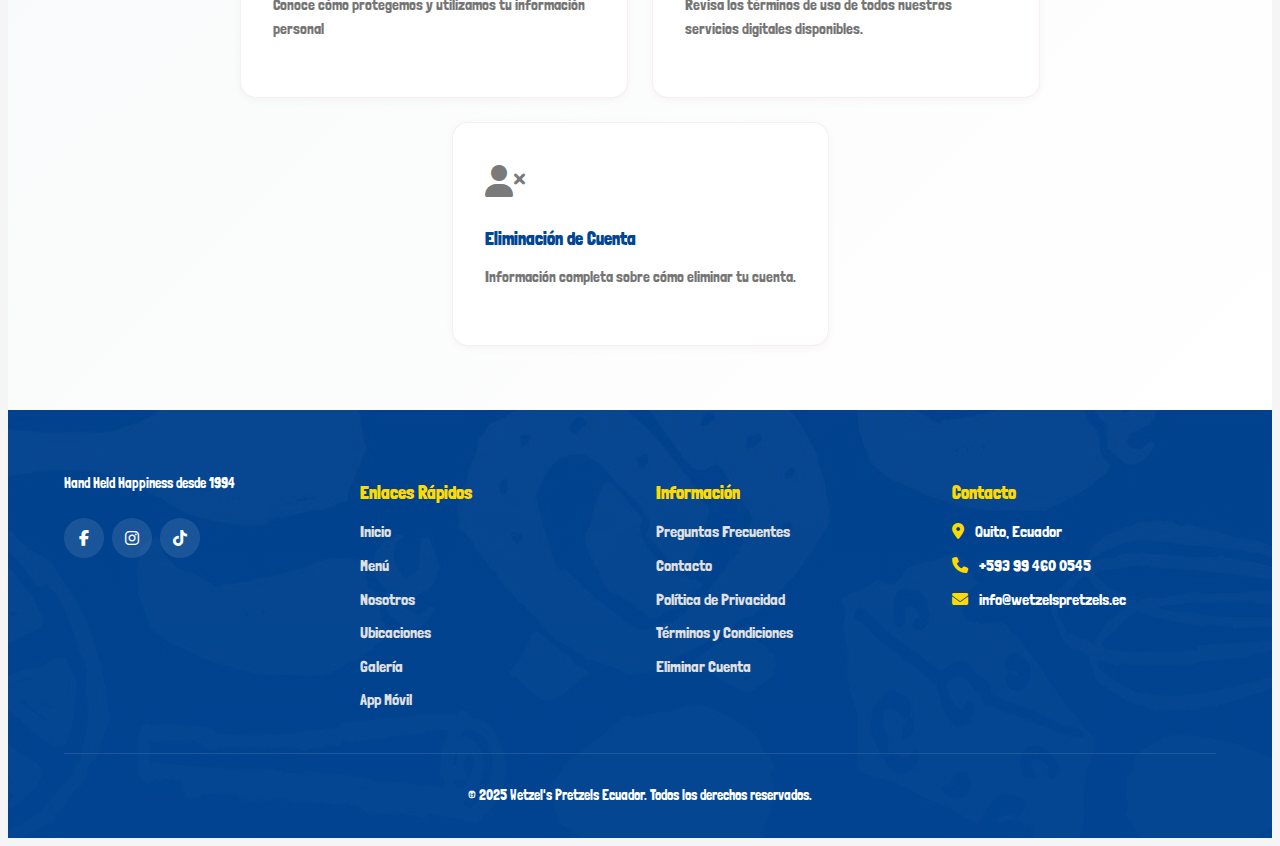
<file: mobile-app.html>
<!DOCTYPE html>
<html lang="es">

<head>
    <meta charset="UTF-8">
    <meta name="viewport" content="width=device-width, initial-scale=1.0">
    <title>App Móvil | Wetzel's Pretzels Ecuador</title>
    <meta name="description"
        content="Descarga la aplicación móvil oficial de Wetzel's Pretzels Ecuador. Acumula puntos, consulta promociones, realiza pedidos y disfruta de recompensas exclusivas.">

    <!-- Favicon -->
    <link rel="shortcut icon" href="images/favicon.png">

    <!-- Google Fonts -->
    <link rel="preconnect" href="https://fonts.gstatic.com">
    <link href="https://fonts.googleapis.com/css2?family=Roboto:wght@300;400;500;700&display=swap" rel="stylesheet">
    <link href="https://fonts.googleapis.com/css2?family=Londrina+Solid&display=swap" rel="stylesheet">

    <!-- Font Awesome -->
    <link rel="stylesheet" href="https://cdnjs.cloudflare.com/ajax/libs/font-awesome/6.4.0/css/all.min.css">

    <!-- CSS -->
    <link rel="stylesheet" href="css/styles.css">
</head>

<body>
    <!-- Header -->
    <header class="header">
        <div class="container">
            <div class="nav-container">
                <div class="logo">
                    <a href="index.html">
                        <img src="images/logo_header.png" alt="Wetzel's Pretzels Logo">
                    </a>
                </div>

                <div class="mobile-toggle">
                    <i class="fas fa-bars"></i>
                </div>

                <ul class="nav-menu">
                    <li><a href="index.html">Inicio</a></li>
                    <li><a href="menu.html">Menú</a></li>
                    <li><a href="about.html">Nosotros</a></li>
                    <li><a href="find-a-location.html">Ubicaciones</a></li>
                    <li><a href="gallery.html">Galería</a></li>
                    <li><a href="faq.html">Preguntas Frecuentes</a></li>
                    <li><a href="contact.html">Contacto</a></li>
                </ul>
            </div>
        </div>
    </header>

        <!-- Page Banner -->
    <section class="page-banner menu-banner">
        <div class="container">
            <div class="banner-content">
                <h1 class="animate-on-scroll">Wetzel's App</h1>
                <p class="animate-on-scroll">Disfruta de la experiencia completa de Wetzel's Pretzels desde tu móvil. Acumula puntos, descubre promociones exclusivas, realiza pedidos y recibe recompensas por tu fidelidad.</p>
            </div>
        </div>
    </section>

<!-- Sección de Descarga -->
    <section class="section" style="background-color: var(--secondary-color);">
        <div class="container">
            <div class="section-header animate-on-scroll">
                <h2 style="color: var(--primary-color);">Descarga <span class="highlight" style="color: var(--dark-blue);">Wetzel's App</span></h2>
                <p style="color: var(--primary-color);">Obtén acceso exclusivo a promociones, acumula puntos y disfruta de una experiencia personalizada con cada visita a Wetzel's Pretzels.</p>
            </div>

            <div class="download-grid">
                <div class="download-info animate-on-scroll">
                    <h3 style="color: var(--primary-color);">¿Cómo descargar?</h3>
                    <div class="steps-list">
                        <div class="step">
                            <span class="step-number">1</span>
                            <p>Busca "Wetzel's App" en tu tienda de aplicaciones</p>
                        </div>
                        <div class="step">
                            <span class="step-number">2</span>
                            <p>Descarga e instala la aplicación en tu dispositivo</p>
                        </div>
                        <div class="step">
                            <span class="step-number">3</span>
                            <p>Crea tu cuenta y comienza a acumular puntos</p>
                        </div>
                    </div>

                    <div class="download-buttons-container">
                        <div class="coming-soon-info">
                            <i class="fas fa-clock" style="color: var(--primary-color);"></i>
                            <span style="color: var(--primary-color); font-weight: 500;">Próximamente disponible en:</span>
                        </div>
                        <div class="download-stores">
                            <div class="store-button disabled">
                                <i class="fab fa-apple"></i>
                                <div>
                                    <span class="small">Próximamente en</span>
                                    <span class="big">App Store</span>
                                </div>
                            </div>
                            <div class="store-button disabled">
                                <i class="fab fa-google-play"></i>
                                <div>
                                    <span class="small">Próximamente en</span>
                                    <span class="big">Google Play</span>
                                </div>
                            </div>
                        </div>
                    </div>
                </div>

                <div class="download-visual animate-on-scroll">
                    <div class="app-preview-card">
                        <div class="app-image-container">
                            <img src="images/mobile/aplicativo.jpeg" alt="Wetzel's App - Aplicación Móvil" class="app-preview-image">
                        </div>
                    </div>

                </div>
            </div>
        </div>
    </section>


    <!-- Características -->
    <section class="section app-features" style="background-color: var(--background-tertiary);">
        <div class="container">
            <div class="section-header animate-on-scroll">
                <h2>Funcionalidades que <span class="highlight">te encantarán</span></h2>
                <p>Descubre todas las características diseñadas para hacer tu experiencia Wetzel's más conveniente y gratificante.</p>
            </div>

            <div class="features-grid">
                <div class="feature-card animate-on-scroll">
                    <div class="feature-icon">
                        <i class="fas fa-user-plus"></i>
                    </div>
                    <h3>Registro Fácil</h3>
                    <p>Crea tu cuenta rápidamente con datos básicos</p>
                </div>

                <div class="feature-card animate-on-scroll">
                    <div class="feature-icon">
                        <i class="fas fa-sign-in-alt"></i>
                    </div>
                    <h3>Inicio de Sesión</h3>
                    <p>Accede a tu cuenta de forma segura y rápida desde cualquier dispositivo.</p>
                </div>


                <div class="feature-card animate-on-scroll">
                    <div class="feature-icon">
                        <i class="fas fa-wallet"></i>
                    </div>
                    <h3>Billetera Digital</h3>
                    <p>Gestiona tu billetera digital y realiza pagos de forma conveniente.</p>
                </div>

                <div class="feature-card animate-on-scroll">
                    <div class="feature-icon">
                        <i class="fas fa-receipt"></i>
                    </div>
                    <h3>Consulta de Facturas</h3>
                    <p>Accede a todas tus facturas y comprobantes desde la app.</p>
                </div>

                <div class="feature-card animate-on-scroll">
                    <div class="feature-icon">
                        <i class="fas fa-ticket-alt"></i>
                    </div>
                    <h3>Cupones Exclusivos</h3>
                    <p>Reclama y utiliza cupones especiales disponibles en la aplicación.</p>
                </div>


                <div class="feature-card animate-on-scroll">
                    <div class="feature-icon">
                        <i class="fas fa-map-marker-alt"></i>
                    </div>
                    <h3>Tiendas</h3>
                    <p>Encuentra la sucursal Wetzel's más cercana con información detallada.</p>
                </div>

                <div class="feature-card animate-on-scroll">
                    <div class="feature-icon">
                        <i class="fas fa-shopping-cart"></i>
                    </div>
                    <h3>Pedidos en Línea</h3>
                    <p>Realiza tu pedido desde la app y recógelo en tu tienda preferida.</p>
                </div>

                <div class="feature-card animate-on-scroll">
                    <div class="feature-icon">
                        <i class="fas fa-qrcode"></i>
                    </div>
                    <h3>Puntos</h3>
                    <p>Muestra tu código de cuenta en caja para acumular puntos en cada compra.</p>
                </div>
            </div>
        </div>
    </section>


    <!-- Soporte -->
    <section class="section app-support" style="background-color: var(--secondary-color);">
        <div class="container">
            <div class="support-content animate-on-scroll">
                <div class="support-icon">
                    <i class="fas fa-headset"></i>
                </div>
                <h2 style="color: var(--primary-color);">¿Necesitas ayuda?</h2>
                <p style="color: var(--primary-color);">Nuestro equipo de soporte está aquí para ayudarte con cualquier problema o pregunta sobre la aplicación.</p>
                
                <div class="support-info">
                    <div class="support-item">
                        <i class="fas fa-envelope" style="color: var(--primary-color);"></i>
                        <div>
                            <h4 style="color: var(--primary-color);">Contacto de Soporte</h4>
                            <a href="mailto:atc@wetzelspretzels.com.ec" style="color: var(--primary-color); font-weight: 500;">atc@wetzelspretzels.com.ec</a>
                        </div>
                    </div>
                    <div class="support-item">
                        <i class="fas fa-clock" style="color: var(--primary-color);"></i>
                        <div>
                            <h4 style="color: var(--primary-color);">Horario de Atención</h4>
                            <p style="color: var(--primary-color);">Lunes a Viernes: 8:30 AM - 17:30 PM</p>
                        </div>
                    </div>
                </div>

                <div class="support-actions">
                    <a href="mailto:atc@wetzelspretzels.com.ec" class="btn btn-primary-outline">
                        <i class="fas fa-envelope"></i> Contactar Soporte
                    </a>
                    <a href="faq.html" class="btn btn-primary-outline">
                        <i class="fas fa-question-circle"></i> Preguntas Frecuentes
                    </a>
                </div>
            </div>
        </div>
    </section>

    <!-- Links Legales -->
    <section class="section legal-links" style="background: linear-gradient(135deg, #f8f9fa 0%, #ffffff 100%);">
        <div class="container">
            <div class="legal-content animate-on-scroll">
                <div class="section-header" style="text-align: center; margin-bottom: var(--spacing-xl);">
                    <h2>Información <span class="highlight">Legal</span></h2>
                    <p style="max-width: 600px; margin: 0 auto; color: var(--gray-600);">Al usar la aplicación Wetzel's Pretzels, aceptas nuestros términos y políticas. Te recomendamos revisar la siguiente información importante:</p>
                </div>
                
                <div class="legal-grid">
                    <a href="privacy-policy.html" class="legal-card">
                        <div class="legal-icon">
                            <i class="fas fa-shield-alt"></i>
                        </div>
                        <h3>Política de Privacidad</h3>
                        <p>Conoce cómo protegemos y utilizamos tu información personal</p>
                        <span class="legal-arrow"><i class="fas fa-arrow-right"></i></span>
                    </a>

                    <a href="terms-conditions.html" class="legal-card">
                        <div class="legal-icon">
                            <i class="fas fa-file-contract"></i>
                        </div>
                        <h3>Términos y Condiciones</h3>
                        <p>Revisa los términos de uso de todos nuestros servicios digitales disponibles.</p>
                        <span class="legal-arrow"><i class="fas fa-arrow-right"></i></span>
                    </a>

                    <a href="delete-account.html" class="legal-card">
                        <div class="legal-icon">
                            <i class="fas fa-user-times"></i>
                        </div>
                        <h3>Eliminación de Cuenta</h3>
                        <p>Información completa sobre cómo eliminar tu cuenta.</p>
                        <span class="legal-arrow"><i class="fas fa-arrow-right"></i></span>
                    </a>
                </div>
            </div>
        </div>
    </section>

    <!-- Footer -->
    <footer class="footer">
        <div class="container">
            <div class="footer-content">
                <div class="footer-logo">
                    <p>Hand Held Happiness desde 1994</p>

                    <div class="social-icons">
                        <a href="https://www.facebook.com/WetzelsPretzelsEcuador" class="social-icon" target="_blank"><i
                                class="fab fa-facebook-f"></i></a>
                        <a href="https://www.instagram.com/wetzelspretzelsec/" class="social-icon" target="_blank"><i
                                class="fab fa-instagram"></i></a>
                        <a href="https://www.tiktok.com/@wetzelspretzelsec" class="social-icon" target="_blank"><i
                                class="fab fa-tiktok"></i></a>
                    </div>
                </div>

                <div class="footer-links">
                    <h4>Enlaces Rápidos</h4>
                    <ul>
                        <li><a href="index.html">Inicio</a></li>
                        <li><a href="menu.html">Menú</a></li>
                        <li><a href="about.html">Nosotros</a></li>
                        <li><a href="find-a-location.html">Ubicaciones</a></li>
                        <li><a href="gallery.html">Galería</a></li>
                        <li><a href="mobile-app.html">App Móvil</a></li>
                    </ul>
                </div>

                <div class="footer-links">
                    <h4>Información</h4>
                    <ul>
                        <li><a href="faq.html">Preguntas Frecuentes</a></li>
                        <li><a href="contact.html">Contacto</a></li>
                        <li><a href="privacy-policy.html">Política de Privacidad</a></li>
                        <li><a href="terms-conditions.html">Términos y Condiciones</a></li>
                        <li><a href="delete-account.html">Eliminar Cuenta</a></li>
                    </ul>
                </div>

                <div class="footer-links">
                    <h4>Contacto</h4>
                    <ul>
                        <li><i class="fas fa-map-marker-alt"></i> Quito, Ecuador</li>
                        <li><i class="fas fa-phone"></i> <a href="https://wa.me/593994600545" target="_blank"
                                style="color: inherit; text-decoration: none;">+593 99 460 0545</a></li>
                        <li><i class="fas fa-envelope"></i> info@wetzelspretzels.ec</li>
                    </ul>
                </div>
            </div>

            <div class="footer-bottom">
                <p>&copy; 2025 Wetzel's Pretzels Ecuador. Todos los derechos reservados.</p>
            </div>
        </div>
    </footer>

    <!-- JavaScript -->
    <script src="js/main.js"></script>
</body>

</html>
</file>
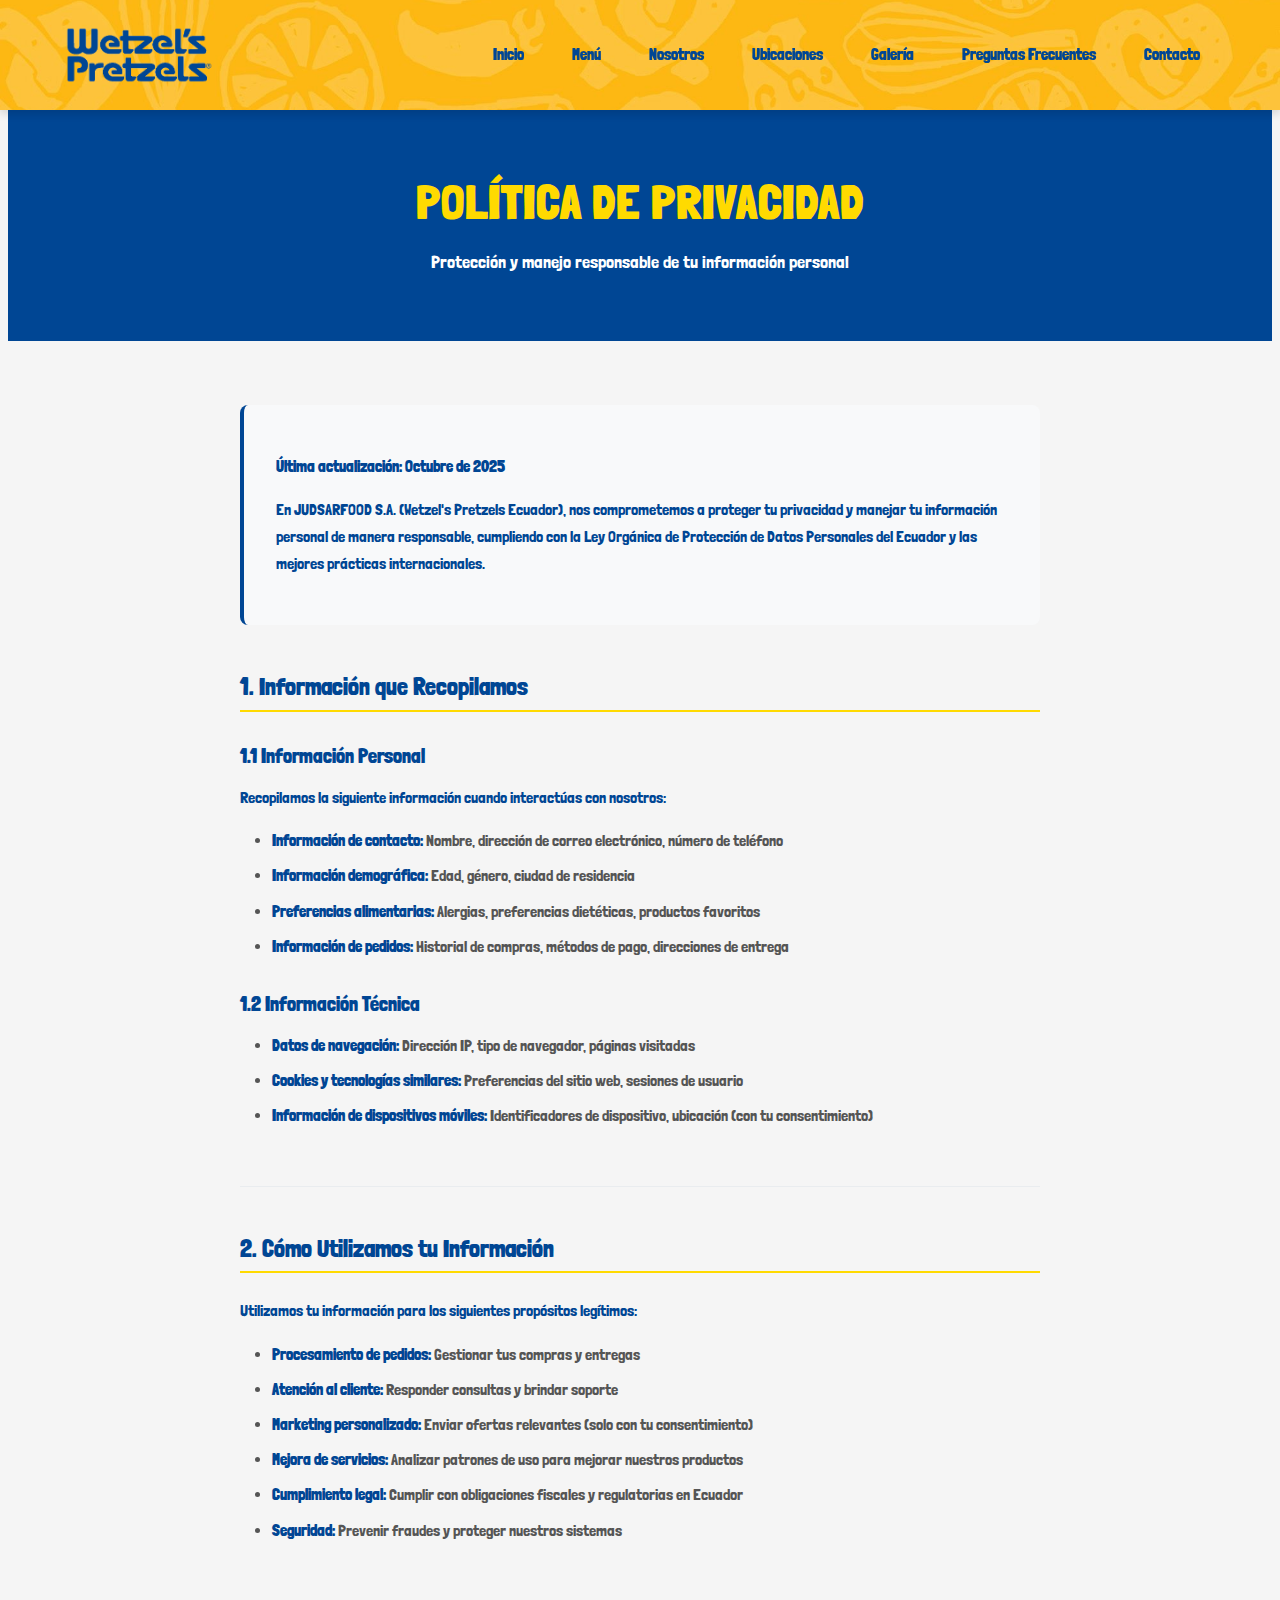
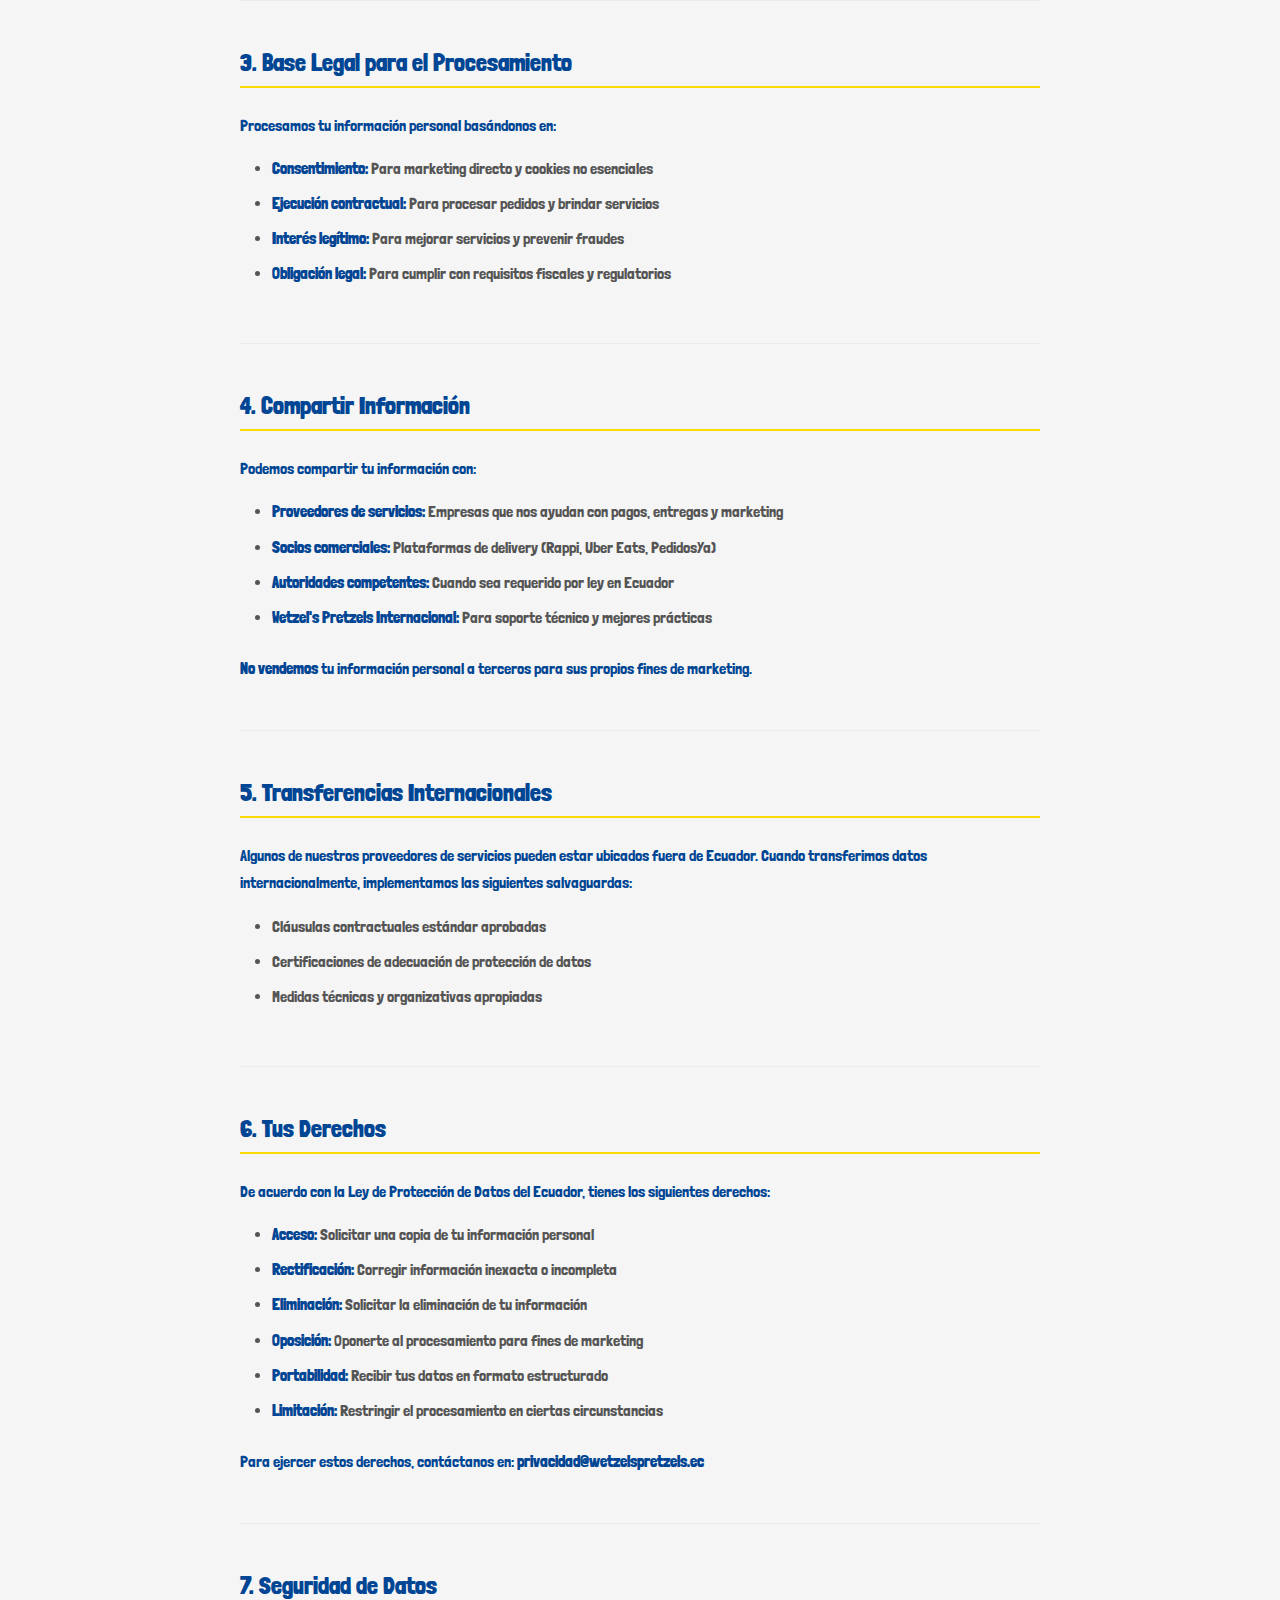
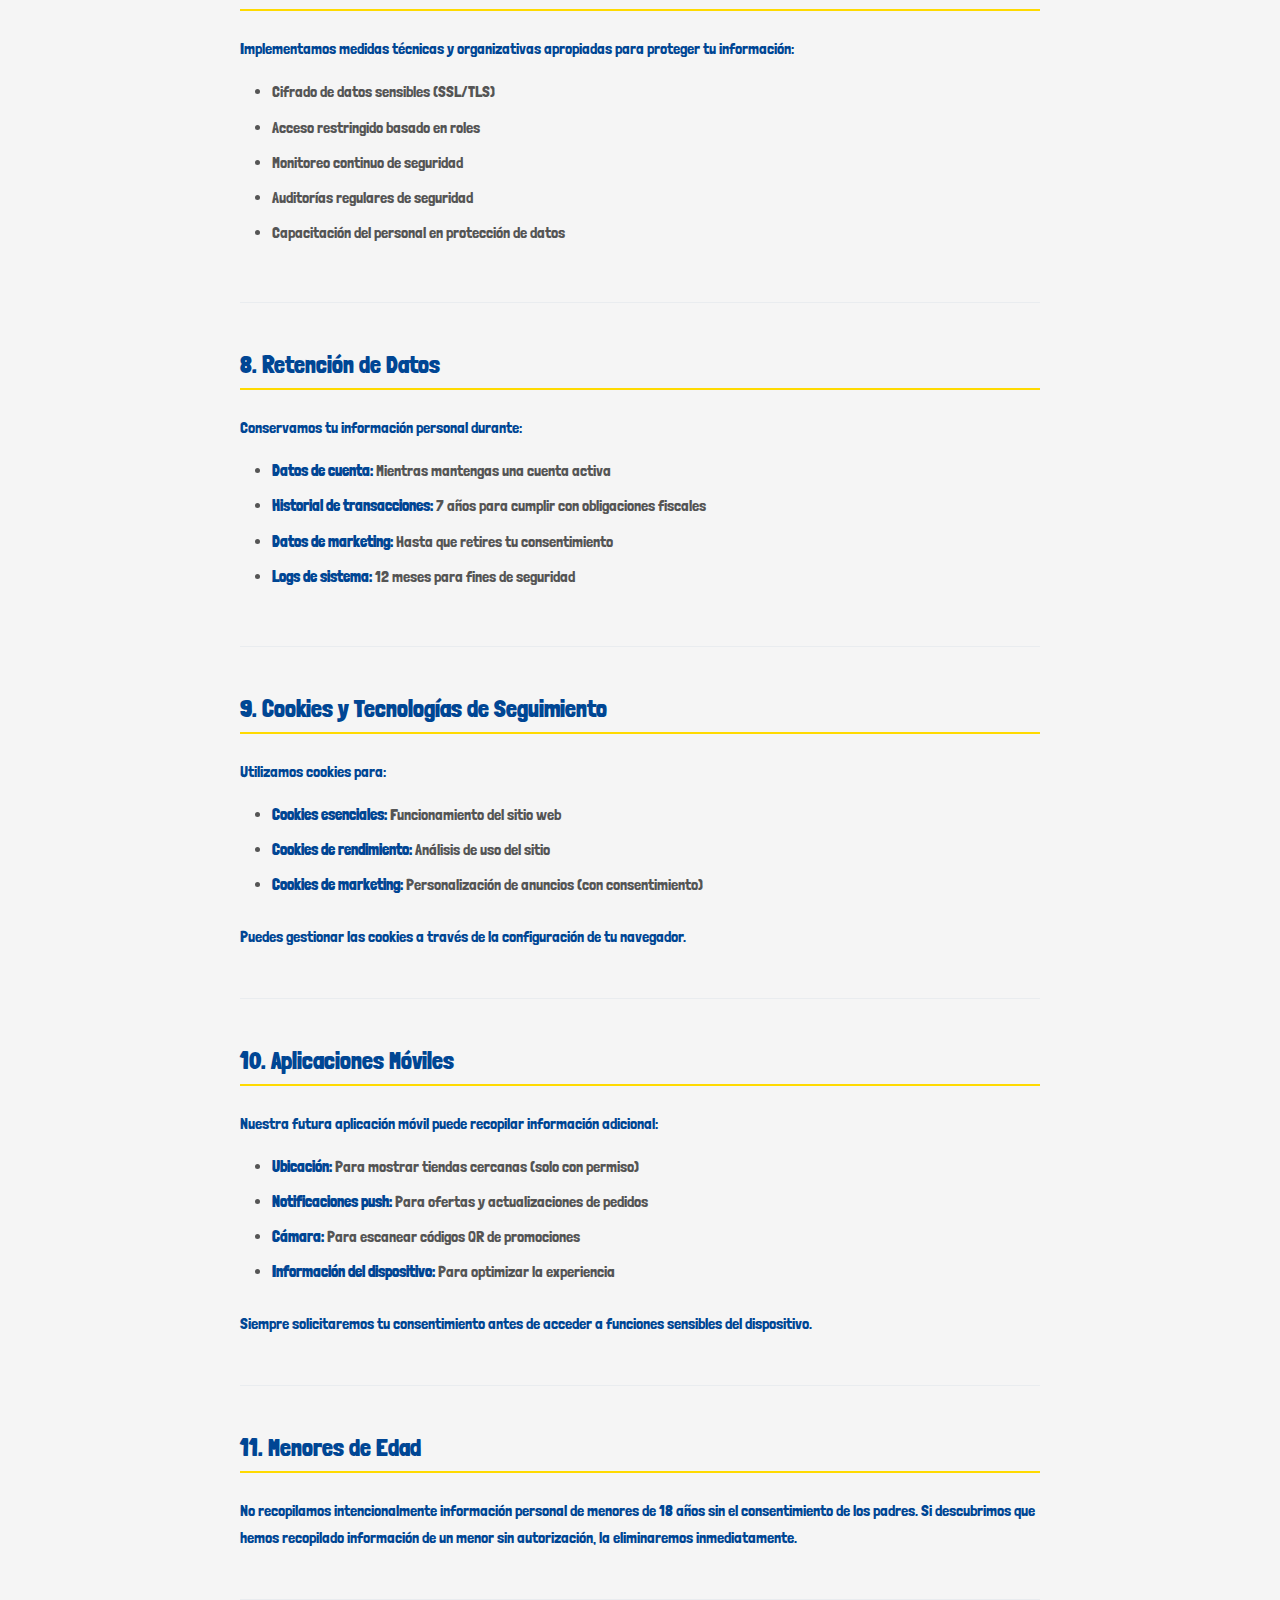
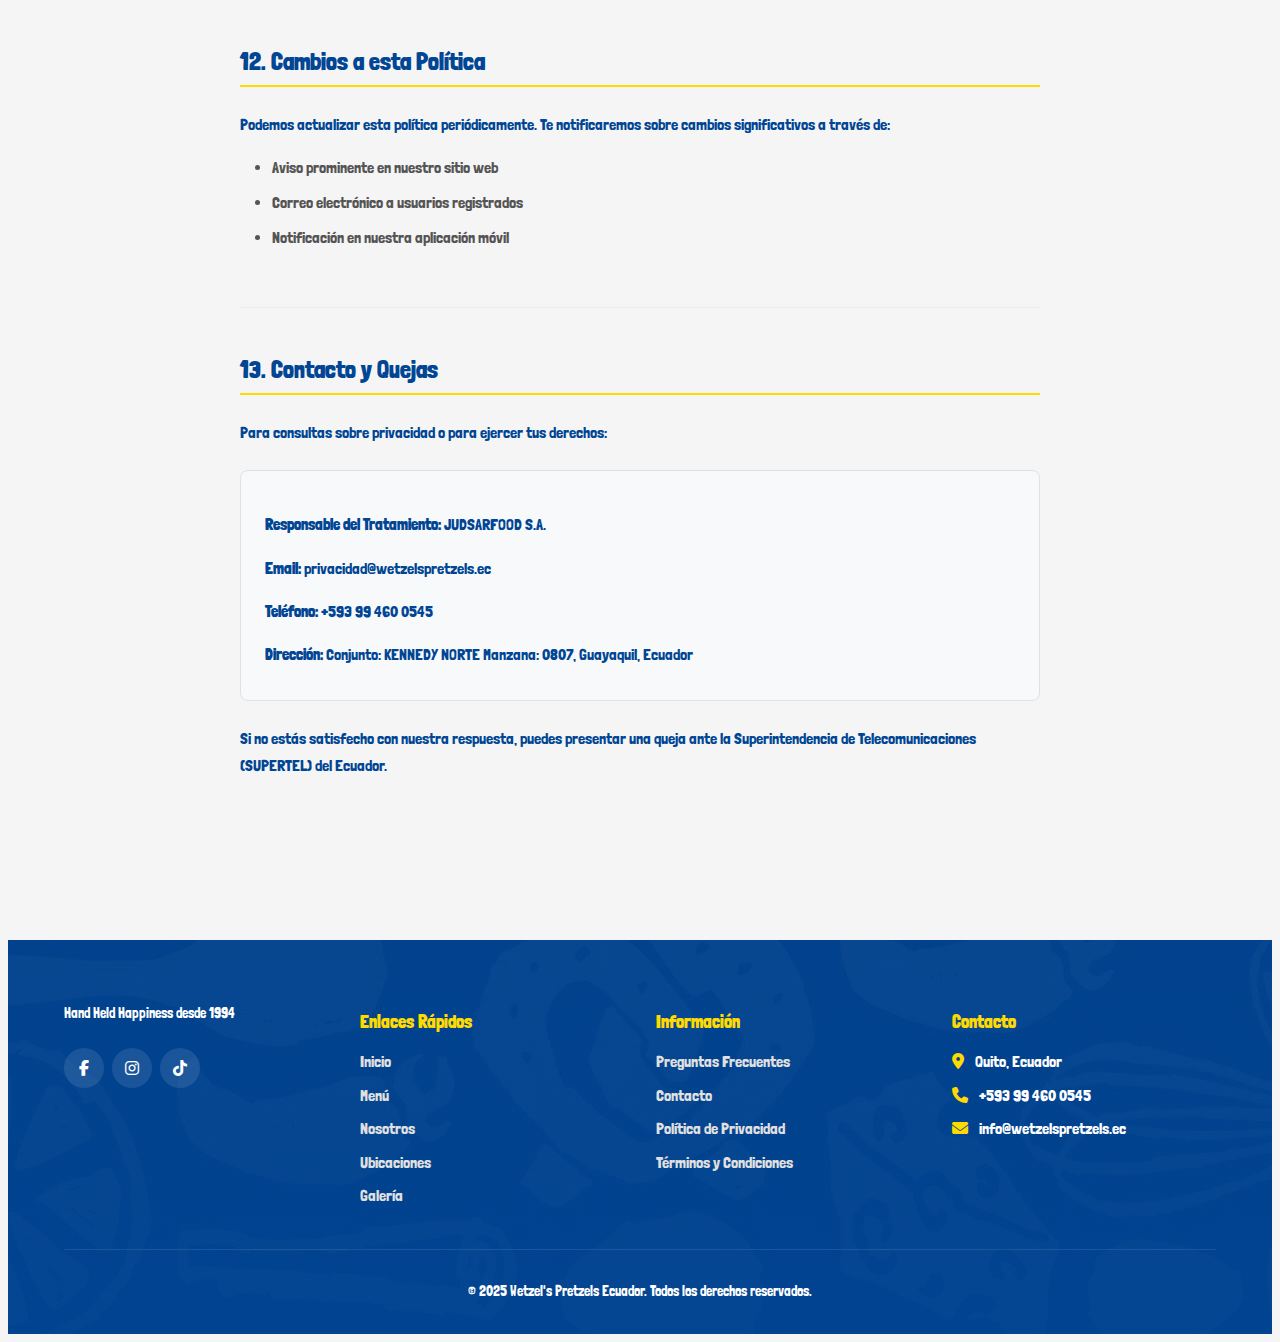
<file: privacy-policy.html>
<!DOCTYPE html>
<html lang="es">

<head>
    <meta charset="UTF-8">
    <meta name="viewport" content="width=device-width, initial-scale=1.0">
    <title>Política de Privacidad | Wetzel's Pretzels Ecuador</title>
    <meta name="description"
        content="Política de Privacidad de Wetzel's Pretzels Ecuador. Conoce cómo protegemos y manejamos tu información personal de acuerdo a la Ley de Protección de Datos del Ecuador.">

    <!-- Favicon -->
    <link rel="shortcut icon" href="images/favicon.png">

    <!-- Google Fonts -->
    <link rel="preconnect" href="https://fonts.gstatic.com">
    <link href="https://fonts.googleapis.com/css2?family=Roboto:wght@300;400;500;700&display=swap" rel="stylesheet">
    <link href="https://fonts.googleapis.com/css2?family=Londrina+Solid&display=swap" rel="stylesheet">

    <!-- Font Awesome -->
    <link rel="stylesheet" href="https://cdnjs.cloudflare.com/ajax/libs/font-awesome/6.4.0/css/all.min.css">

    <!-- CSS -->
    <link rel="stylesheet" href="css/styles.css">
</head>

<body>
    <!-- Header -->
    <header class="header">
        <div class="container">
            <div class="nav-container">
                <div class="logo">
                    <a href="index.html">
                        <img src="images/logo_header.png" alt="Wetzel's Pretzels Logo">
                    </a>
                </div>

                <div class="mobile-toggle">
                    <i class="fas fa-bars"></i>
                </div>

                <ul class="nav-menu">
                    <li><a href="index.html">Inicio</a></li>
                    <li><a href="menu.html">Menú</a></li>
                    <li><a href="about.html">Nosotros</a></li>
                    <li><a href="find-a-location.html">Ubicaciones</a></li>
                    <li><a href="gallery.html">Galería</a></li>
                    <li><a href="faq.html">Preguntas Frecuentes</a></li>
                    <li><a href="contact.html">Contacto</a></li>
                </ul>
            </div>
        </div>
    </header>

    <!-- Page Banner -->
    <section class="page-banner menu-banner">
        <div class="container">
            <div class="banner-content">
                <h1 class="animate-on-scroll">Política de Privacidad</h1>
                <p class="animate-on-scroll">Protección y manejo responsable de tu información personal</p>
            </div>
        </div>
    </section>

    <!-- Privacy Policy Content -->
    <section class="section">
        <div class="container">
            <div class="legal-content">
                <div class="legal-intro animate-on-scroll">
                    <p><strong>Última actualización:</strong> Octubre de 2025</p>
                    <p>En JUDSARFOOD S.A. (Wetzel's Pretzels Ecuador), nos comprometemos a proteger tu privacidad y
                        manejar tu información
                        personal de manera responsable, cumpliendo con la Ley Orgánica de Protección de Datos Personales
                        del Ecuador y las mejores prácticas internacionales.</p>
                </div>

                <div class="legal-section animate-on-scroll">
                    <h2>1. Información que Recopilamos</h2>
                    <h3>1.1 Información Personal</h3>
                    <p>Recopilamos la siguiente información cuando interactúas con nosotros:</p>
                    <ul>
                        <li><strong>Información de contacto:</strong> Nombre, dirección de correo electrónico, número de
                            teléfono</li>
                        <li><strong>Información demográfica:</strong> Edad, género, ciudad de residencia</li>
                        <li><strong>Preferencias alimentarias:</strong> Alergias, preferencias dietéticas, productos
                            favoritos</li>
                        <li><strong>Información de pedidos:</strong> Historial de compras, métodos de pago, direcciones
                            de entrega</li>
                    </ul>

                    <h3>1.2 Información Técnica</h3>
                    <ul>
                        <li><strong>Datos de navegación:</strong> Dirección IP, tipo de navegador, páginas visitadas
                        </li>
                        <li><strong>Cookies y tecnologías similares:</strong> Preferencias del sitio web, sesiones de
                            usuario</li>
                        <li><strong>Información de dispositivos móviles:</strong> Identificadores de dispositivo,
                            ubicación (con tu consentimiento)</li>
                    </ul>
                </div>

                <div class="legal-section animate-on-scroll">
                    <h2>2. Cómo Utilizamos tu Información</h2>
                    <p>Utilizamos tu información para los siguientes propósitos legítimos:</p>
                    <ul>
                        <li><strong>Procesamiento de pedidos:</strong> Gestionar tus compras y entregas</li>
                        <li><strong>Atención al cliente:</strong> Responder consultas y brindar soporte</li>
                        <li><strong>Marketing personalizado:</strong> Enviar ofertas relevantes (solo con tu
                            consentimiento)</li>
                        <li><strong>Mejora de servicios:</strong> Analizar patrones de uso para mejorar nuestros
                            productos</li>
                        <li><strong>Cumplimiento legal:</strong> Cumplir con obligaciones fiscales y regulatorias en
                            Ecuador</li>
                        <li><strong>Seguridad:</strong> Prevenir fraudes y proteger nuestros sistemas</li>
                    </ul>
                </div>

                <div class="legal-section animate-on-scroll">
                    <h2>3. Base Legal para el Procesamiento</h2>
                    <p>Procesamos tu información personal basándonos en:</p>
                    <ul>
                        <li><strong>Consentimiento:</strong> Para marketing directo y cookies no esenciales</li>
                        <li><strong>Ejecución contractual:</strong> Para procesar pedidos y brindar servicios</li>
                        <li><strong>Interés legítimo:</strong> Para mejorar servicios y prevenir fraudes</li>
                        <li><strong>Obligación legal:</strong> Para cumplir con requisitos fiscales y regulatorios</li>
                    </ul>
                </div>

                <div class="legal-section animate-on-scroll">
                    <h2>4. Compartir Información</h2>
                    <p>Podemos compartir tu información con:</p>
                    <ul>
                        <li><strong>Proveedores de servicios:</strong> Empresas que nos ayudan con pagos, entregas y
                            marketing</li>
                        <li><strong>Socios comerciales:</strong> Plataformas de delivery (Rappi, Uber Eats, PedidosYa)
                        </li>
                        <li><strong>Autoridades competentes:</strong> Cuando sea requerido por ley en Ecuador</li>
                        <li><strong>Wetzel's Pretzels Internacional:</strong> Para soporte técnico y mejores prácticas
                        </li>
                    </ul>
                    <p><strong>No vendemos</strong> tu información personal a terceros para sus propios fines de
                        marketing.</p>
                </div>

                <div class="legal-section animate-on-scroll">
                    <h2>5. Transferencias Internacionales</h2>
                    <p>Algunos de nuestros proveedores de servicios pueden estar ubicados fuera de Ecuador. Cuando
                        transferimos datos internacionalmente, implementamos las siguientes salvaguardas:</p>
                    <ul>
                        <li>Cláusulas contractuales estándar aprobadas</li>
                        <li>Certificaciones de adecuación de protección de datos</li>
                        <li>Medidas técnicas y organizativas apropiadas</li>
                    </ul>
                </div>

                <div class="legal-section animate-on-scroll">
                    <h2>6. Tus Derechos</h2>
                    <p>De acuerdo con la Ley de Protección de Datos del Ecuador, tienes los siguientes derechos:</p>
                    <ul>
                        <li><strong>Acceso:</strong> Solicitar una copia de tu información personal</li>
                        <li><strong>Rectificación:</strong> Corregir información inexacta o incompleta</li>
                        <li><strong>Eliminación:</strong> Solicitar la eliminación de tu información</li>
                        <li><strong>Oposición:</strong> Oponerte al procesamiento para fines de marketing</li>
                        <li><strong>Portabilidad:</strong> Recibir tus datos en formato estructurado</li>
                        <li><strong>Limitación:</strong> Restringir el procesamiento en ciertas circunstancias</li>
                    </ul>
                    <p>Para ejercer estos derechos, contáctanos en: <strong>privacidad@wetzelspretzels.ec</strong></p>
                </div>

                <div class="legal-section animate-on-scroll">
                    <h2>7. Seguridad de Datos</h2>
                    <p>Implementamos medidas técnicas y organizativas apropiadas para proteger tu información:</p>
                    <ul>
                        <li>Cifrado de datos sensibles (SSL/TLS)</li>
                        <li>Acceso restringido basado en roles</li>
                        <li>Monitoreo continuo de seguridad</li>
                        <li>Auditorías regulares de seguridad</li>
                        <li>Capacitación del personal en protección de datos</li>
                    </ul>
                </div>

                <div class="legal-section animate-on-scroll">
                    <h2>8. Retención de Datos</h2>
                    <p>Conservamos tu información personal durante:</p>
                    <ul>
                        <li><strong>Datos de cuenta:</strong> Mientras mantengas una cuenta activa</li>
                        <li><strong>Historial de transacciones:</strong> 7 años para cumplir con obligaciones fiscales
                        </li>
                        <li><strong>Datos de marketing:</strong> Hasta que retires tu consentimiento</li>
                        <li><strong>Logs de sistema:</strong> 12 meses para fines de seguridad</li>
                    </ul>
                </div>

                <div class="legal-section animate-on-scroll">
                    <h2>9. Cookies y Tecnologías de Seguimiento</h2>
                    <p>Utilizamos cookies para:</p>
                    <ul>
                        <li><strong>Cookies esenciales:</strong> Funcionamiento del sitio web</li>
                        <li><strong>Cookies de rendimiento:</strong> Análisis de uso del sitio</li>
                        <li><strong>Cookies de marketing:</strong> Personalización de anuncios (con consentimiento)</li>
                    </ul>
                    <p>Puedes gestionar las cookies a través de la configuración de tu navegador.</p>
                </div>

                <div class="legal-section animate-on-scroll">
                    <h2>10. Aplicaciones Móviles</h2>
                    <p>Nuestra futura aplicación móvil puede recopilar información adicional:</p>
                    <ul>
                        <li><strong>Ubicación:</strong> Para mostrar tiendas cercanas (solo con permiso)</li>
                        <li><strong>Notificaciones push:</strong> Para ofertas y actualizaciones de pedidos</li>
                        <li><strong>Cámara:</strong> Para escanear códigos QR de promociones</li>
                        <li><strong>Información del dispositivo:</strong> Para optimizar la experiencia</li>
                    </ul>
                    <p>Siempre solicitaremos tu consentimiento antes de acceder a funciones sensibles del dispositivo.
                    </p>
                </div>

                <div class="legal-section animate-on-scroll">
                    <h2>11. Menores de Edad</h2>
                    <p>No recopilamos intencionalmente información personal de menores de 18 años sin el consentimiento
                        de los padres. Si descubrimos que hemos recopilado información de un menor sin autorización, la
                        eliminaremos inmediatamente.</p>
                </div>

                <div class="legal-section animate-on-scroll">
                    <h2>12. Cambios a esta Política</h2>
                    <p>Podemos actualizar esta política periódicamente. Te notificaremos sobre cambios significativos a
                        través de:</p>
                    <ul>
                        <li>Aviso prominente en nuestro sitio web</li>
                        <li>Correo electrónico a usuarios registrados</li>
                        <li>Notificación en nuestra aplicación móvil</li>
                    </ul>
                </div>

                <div class="legal-section animate-on-scroll">
                    <h2>13. Contacto y Quejas</h2>
                    <p>Para consultas sobre privacidad o para ejercer tus derechos:</p>
                    <div class="contact-info">
                        <p><strong>Responsable del Tratamiento:</strong> JUDSARFOOD S.A.</p>
                        <p><strong>Email:</strong> privacidad@wetzelspretzels.ec</p>
                        <p><strong>Teléfono:</strong> +593 99 460 0545</p>
                        <p><strong>Dirección:</strong> Conjunto: KENNEDY NORTE Manzana: 0807, Guayaquil, Ecuador</p>
                    </div>
                    <p>Si no estás satisfecho con nuestra respuesta, puedes presentar una queja ante la Superintendencia
                        de Telecomunicaciones (SUPERTEL) del Ecuador.</p>
                </div>
            </div>
        </div>
    </section>

    <!-- Footer -->
    <footer class="footer">
        <div class="container">
            <div class="footer-content">
                <div class="footer-logo">
                    <!--
                    <img src="images/logo_footer.jpg" alt="Wetzel's Pretzels Logo">
                    -->
                    <p>Hand Held Happiness desde 1994</p>

                    <div class="social-icons">
                        <a href="https://www.facebook.com/WetzelsPretzelsEcuador" class="social-icon" target="_blank"><i
                                class="fab fa-facebook-f"></i></a>
                        <a href="https://www.instagram.com/wetzelspretzelsec/" class="social-icon" target="_blank"><i
                                class="fab fa-instagram"></i></a>
                        <a href="https://www.tiktok.com/@wetzelspretzelsec" class="social-icon" target="_blank"><i
                                class="fab fa-tiktok"></i></a>
                    </div>
                </div>

                <div class="footer-links">
                    <h4>Enlaces Rápidos</h4>
                    <ul>
                        <li><a href="index.html">Inicio</a></li>
                        <li><a href="menu.html">Menú</a></li>
                        <li><a href="about.html">Nosotros</a></li>
                        <li><a href="find-a-location.html">Ubicaciones</a></li>
                        <li><a href="gallery.html">Galería</a></li>
                    </ul>
                </div>

                <div class="footer-links">
                    <h4>Información</h4>
                    <ul>
                        <li><a href="faq.html">Preguntas Frecuentes</a></li>
                        <li><a href="contact.html">Contacto</a></li>
                        <li><a href="privacy-policy.html">Política de Privacidad</a></li>
                        <li><a href="terms-conditions.html">Términos y Condiciones</a></li>
                    </ul>
                </div>

                <div class="footer-links">
                    <h4>Contacto</h4>
                    <ul>
                        <li><i class="fas fa-map-marker-alt"></i> Quito, Ecuador</li>
                        <li><i class="fas fa-phone"></i> +593 99 460 0545</li>
                        <li><i class="fas fa-envelope"></i> info@wetzelspretzels.ec</li>
                    </ul>
                </div>
            </div>

            <div class="footer-bottom">
                <p>&copy; 2025 Wetzel's Pretzels Ecuador. Todos los derechos reservados.</p>
            </div>
        </div>
    </footer>

    <!-- JavaScript -->
    <script src="js/main.js"></script>
</body>

</html>
</file>
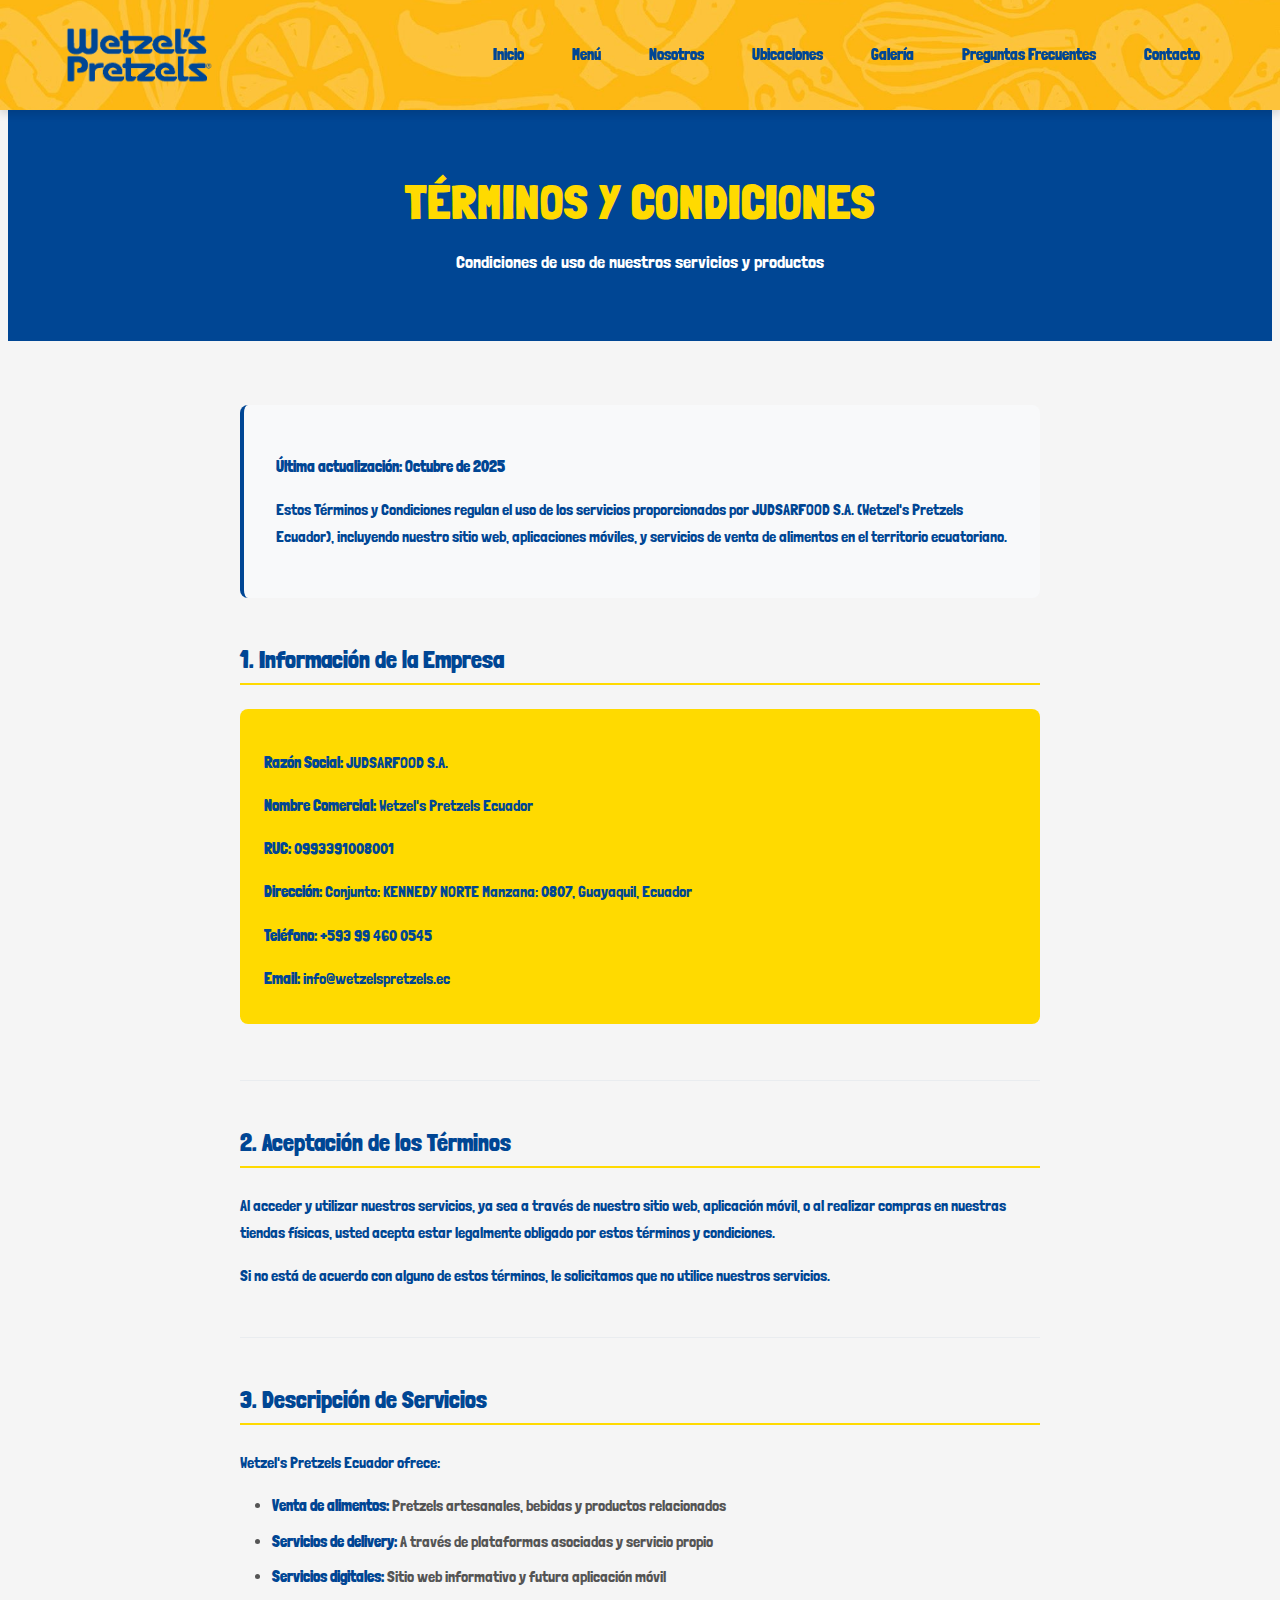
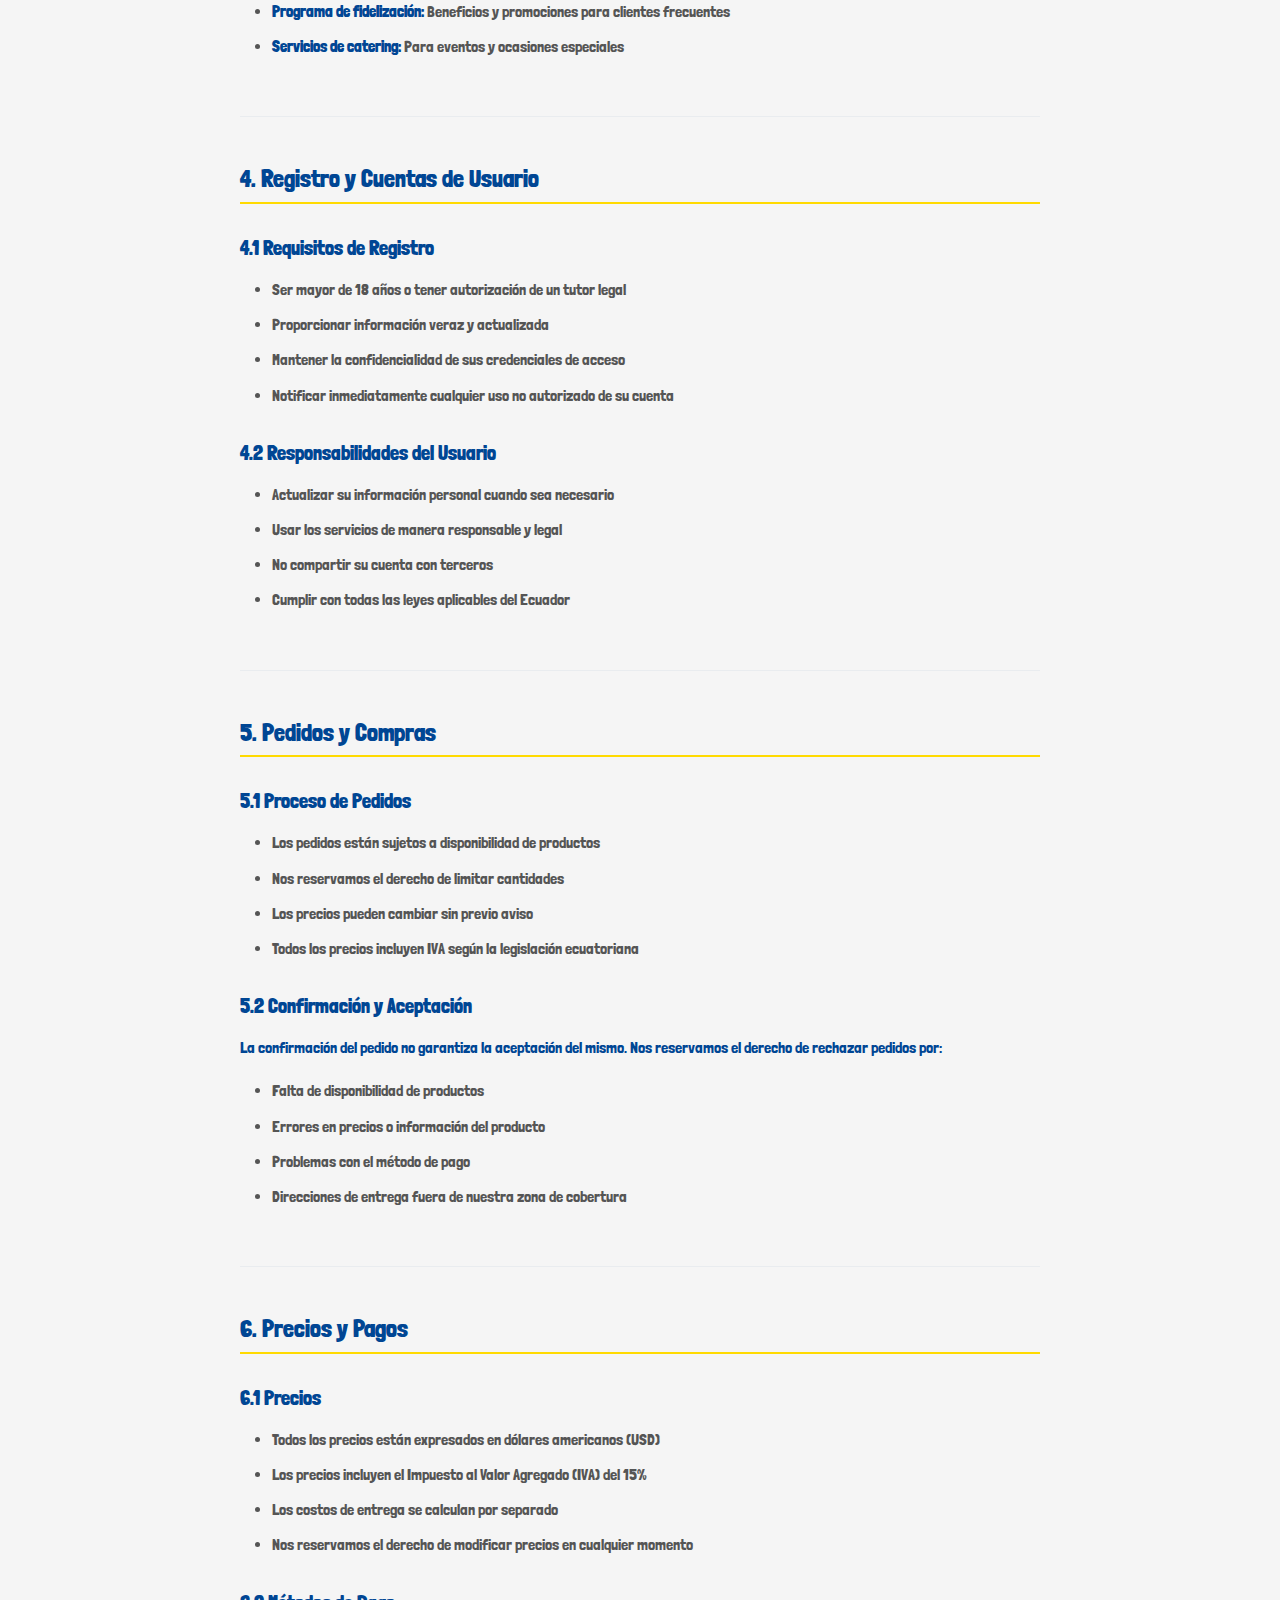
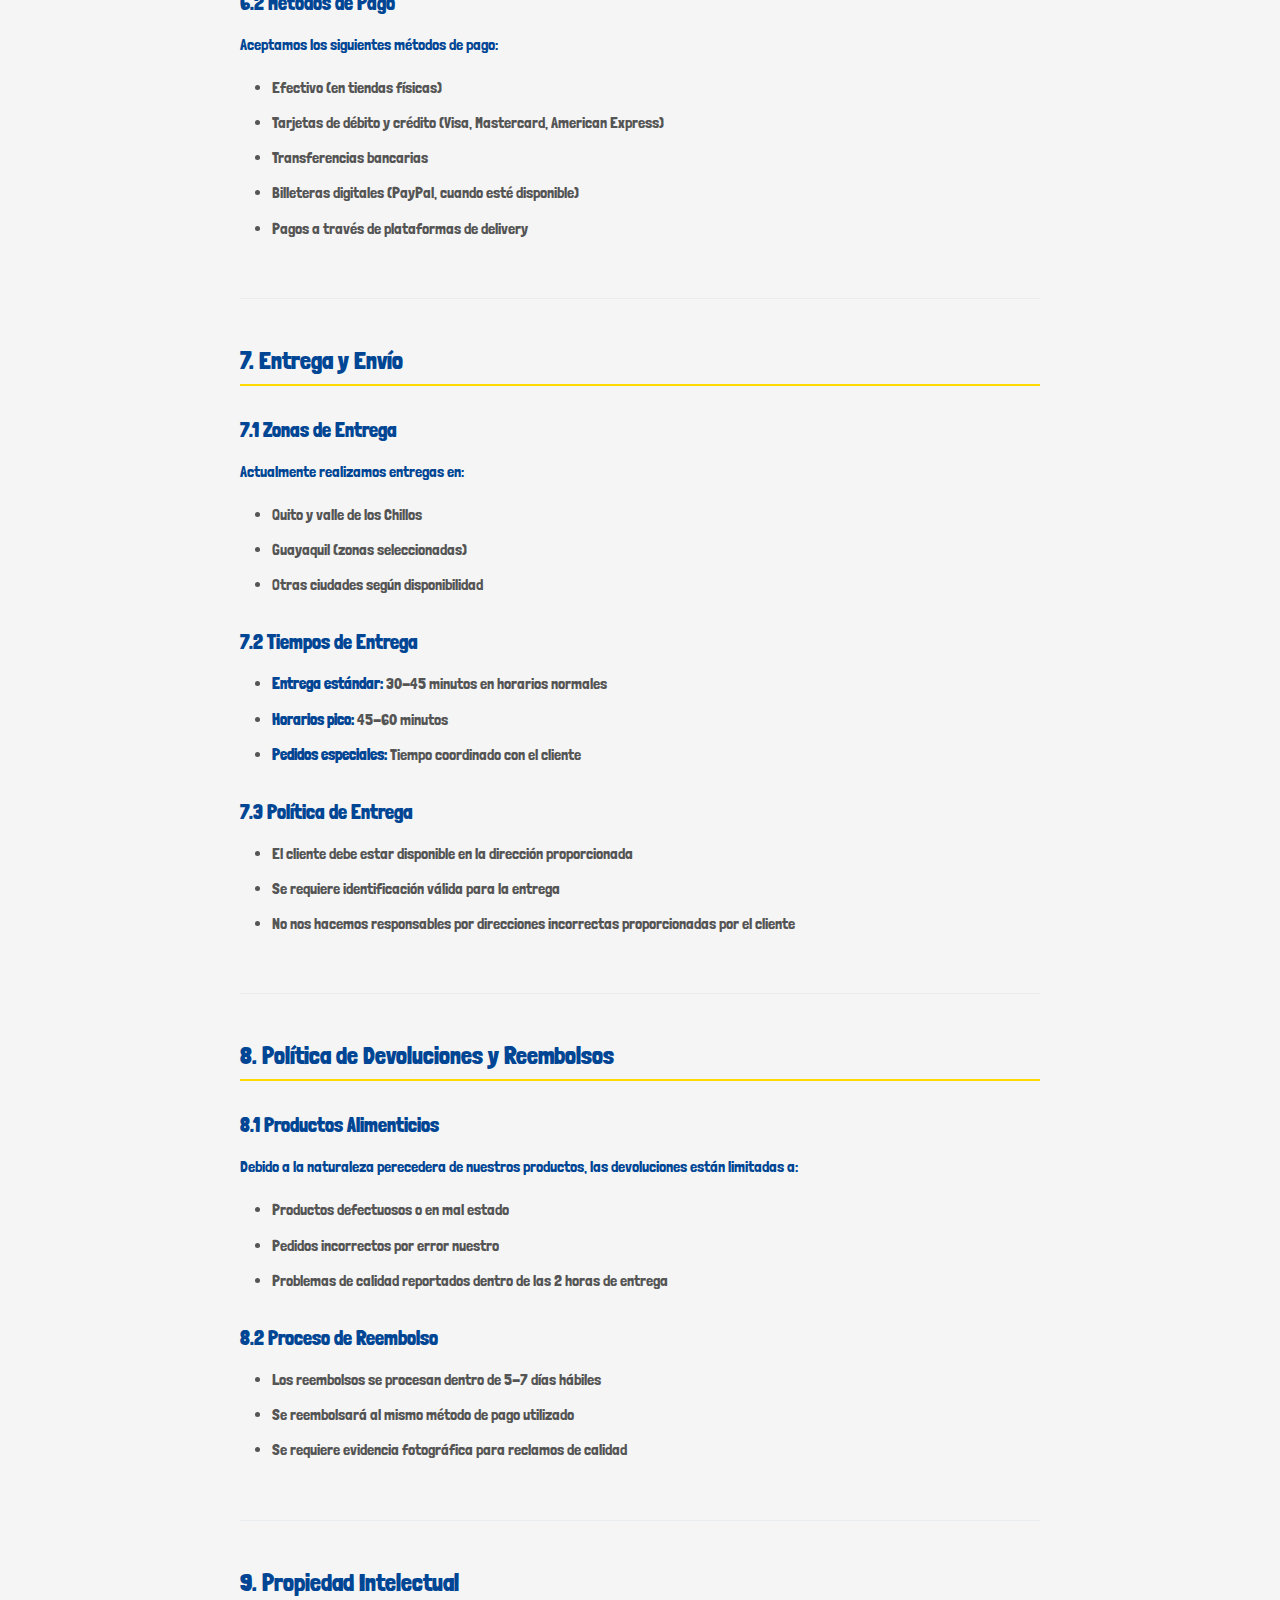
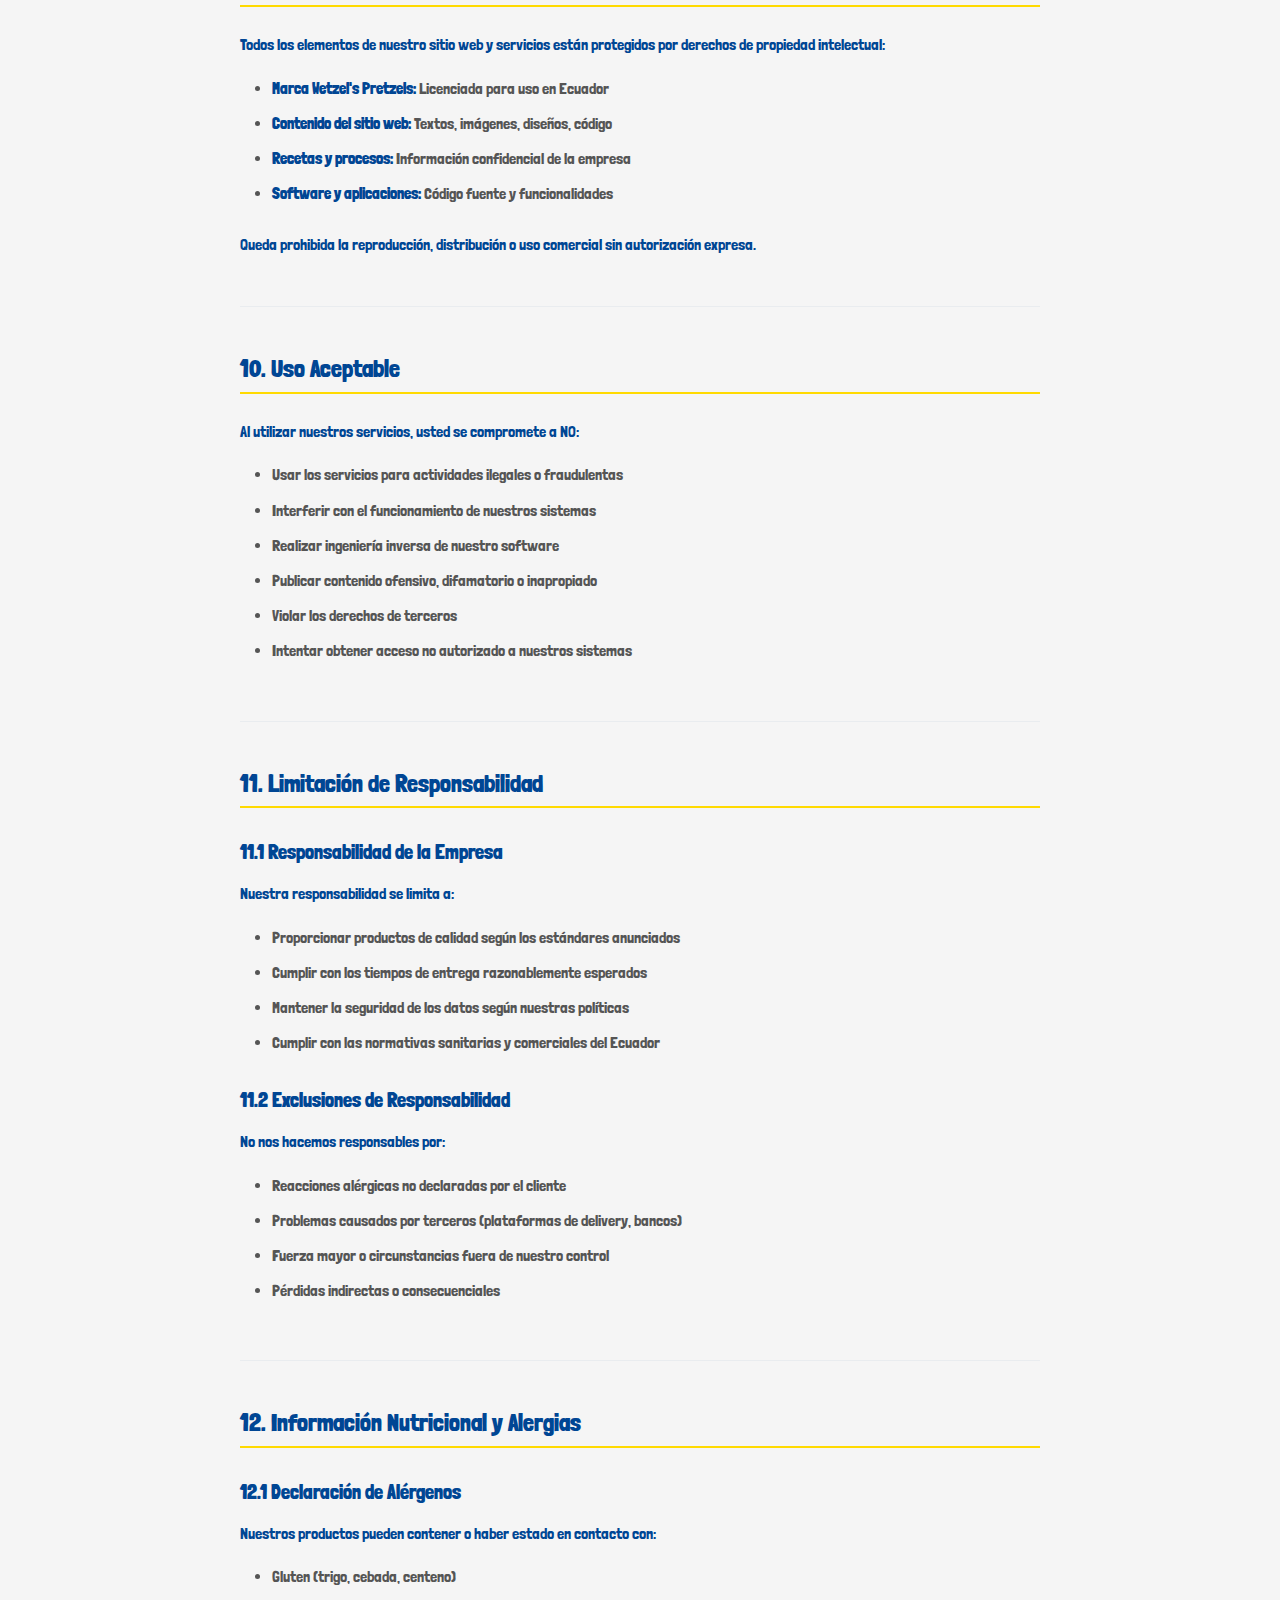
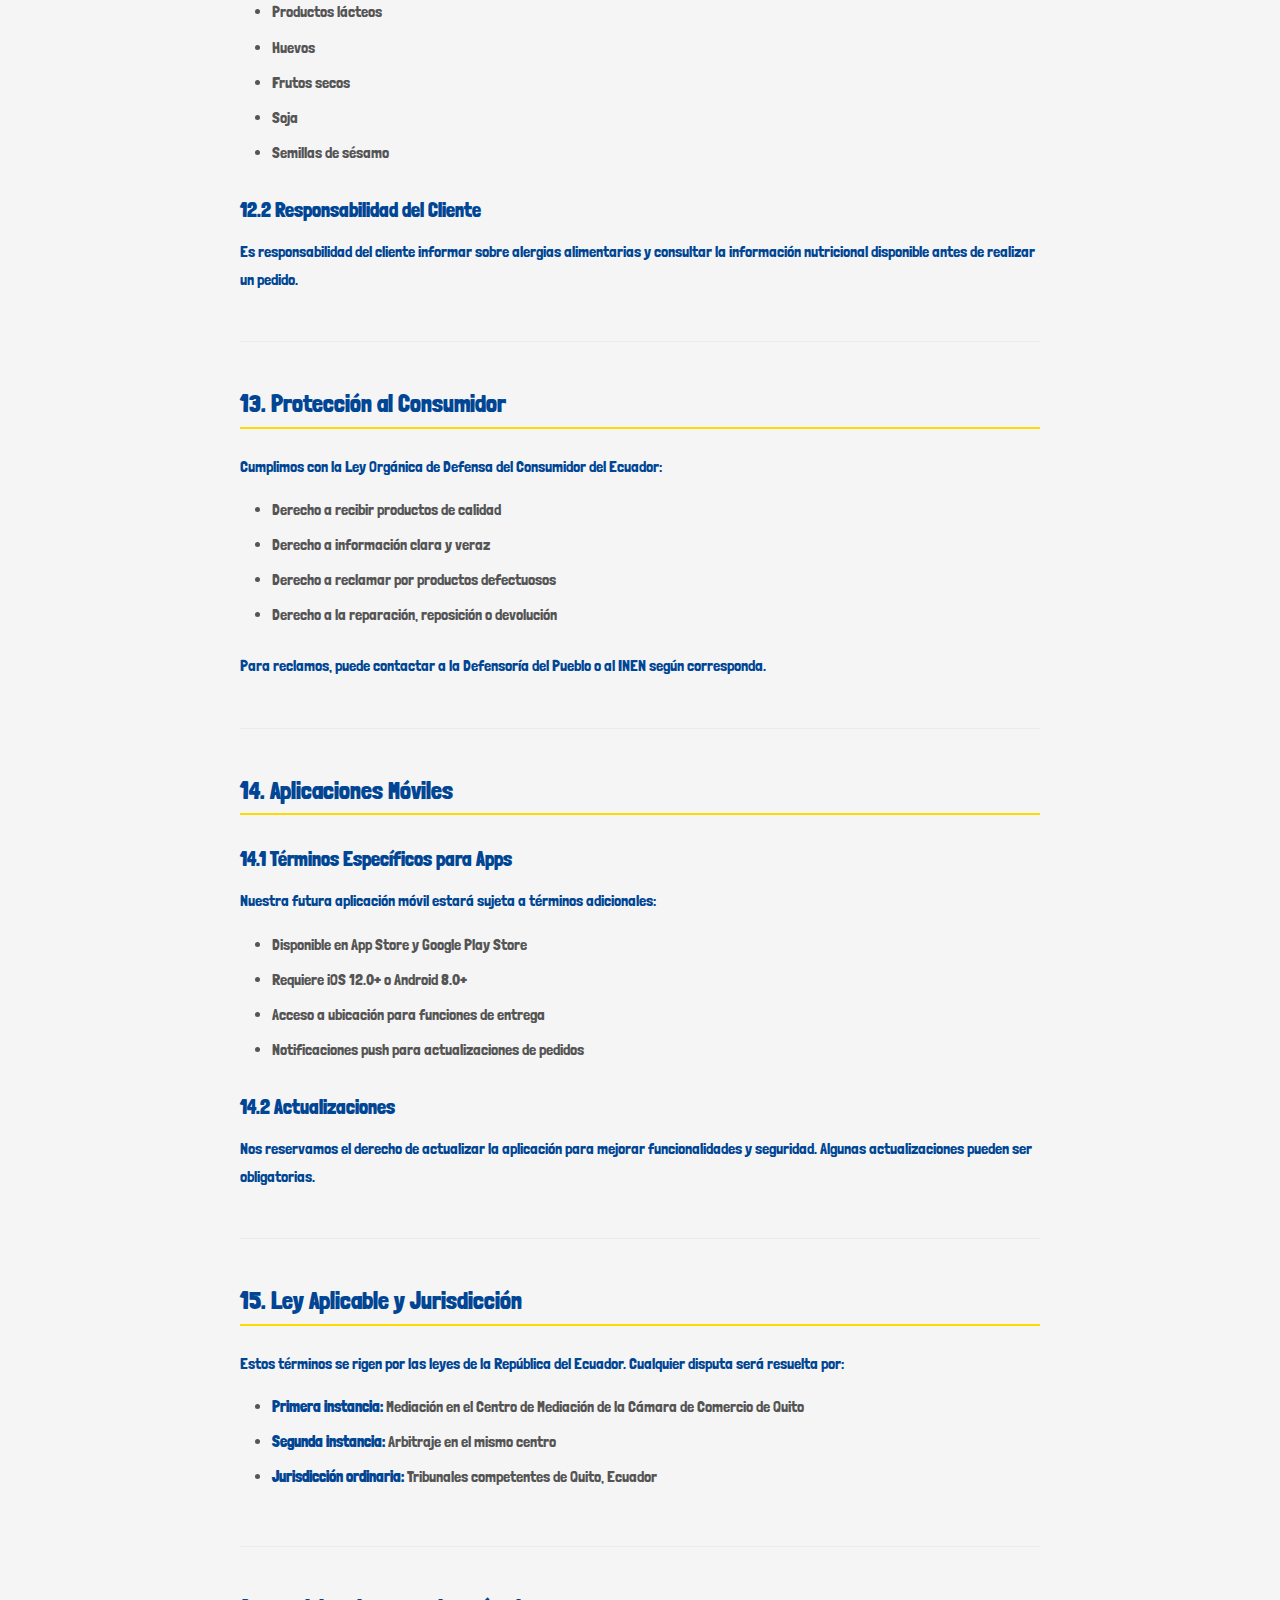
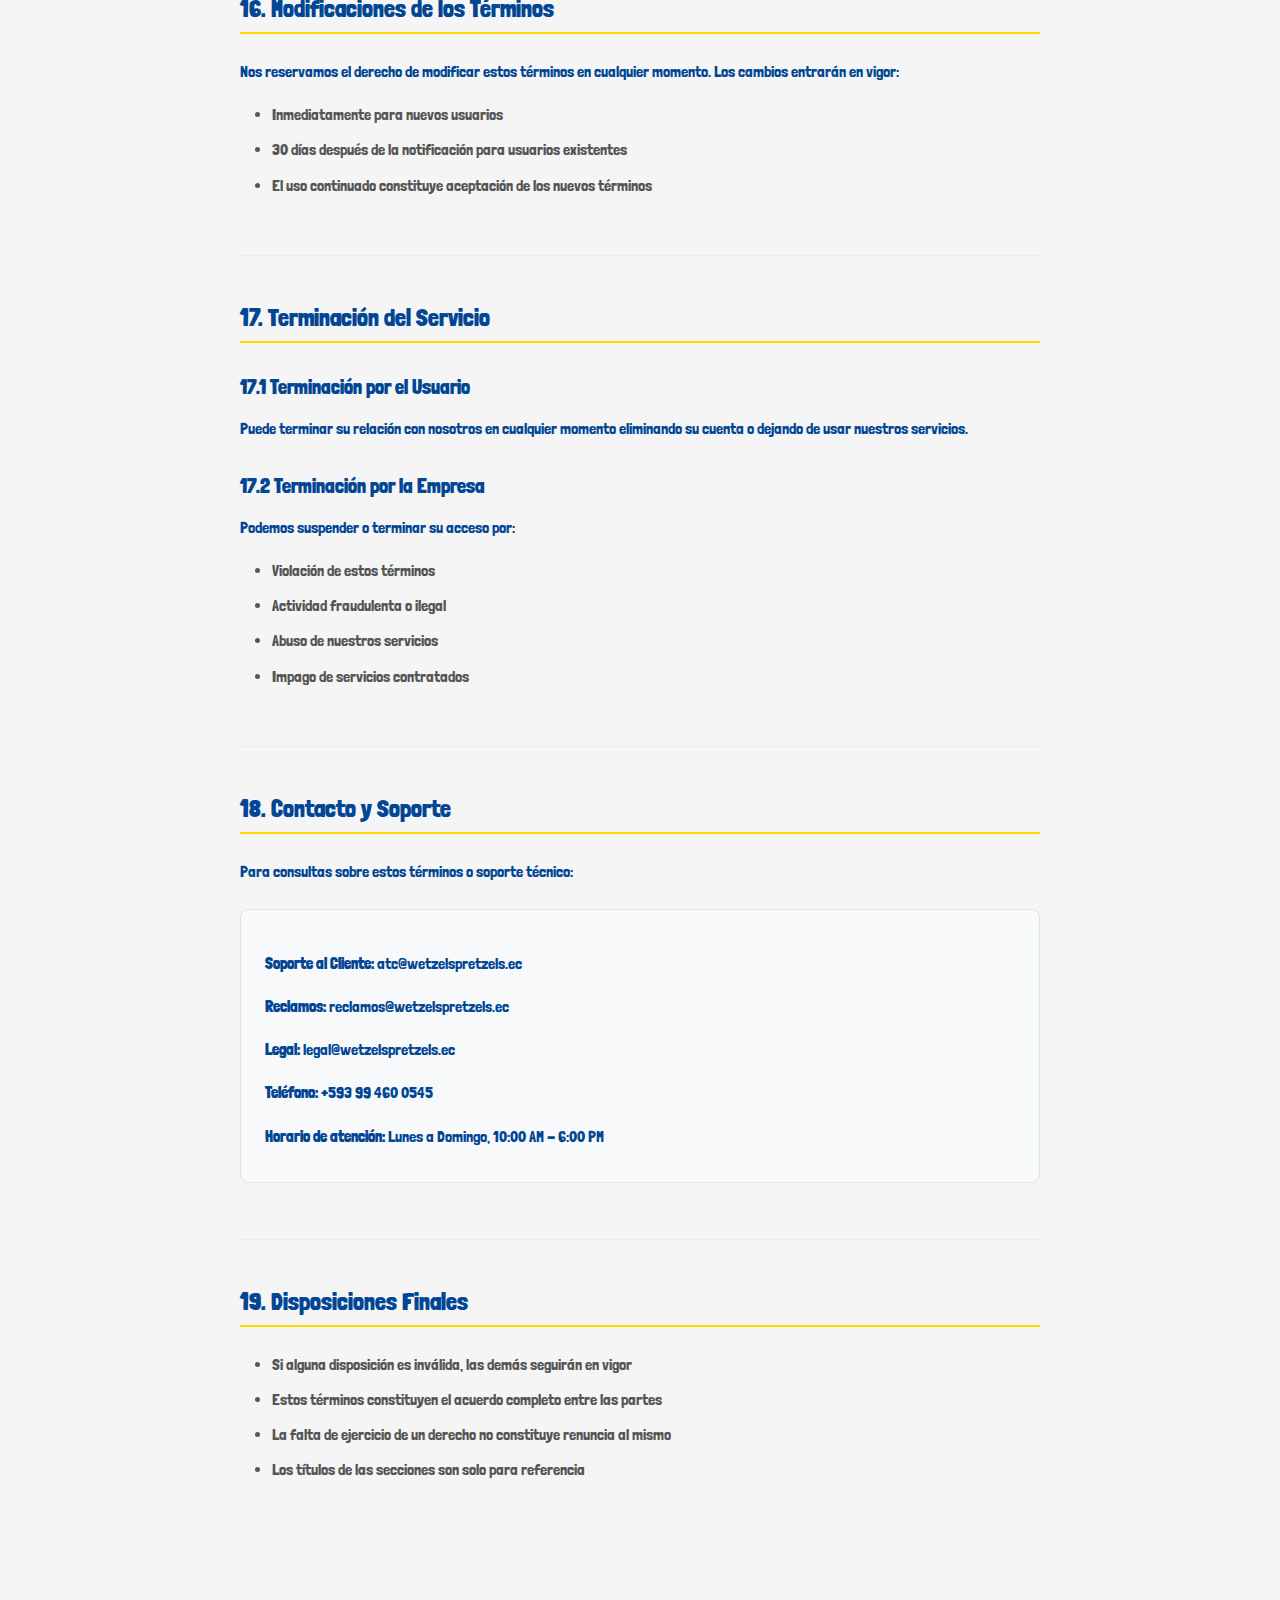
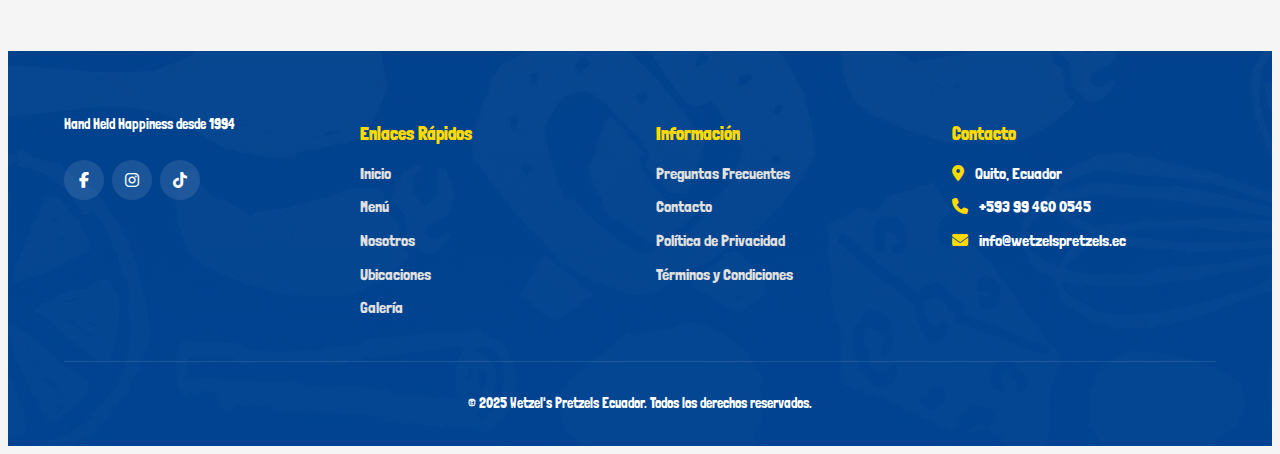
<file: terms-conditions.html>
<!DOCTYPE html>
<html lang="es">

<head>
    <meta charset="UTF-8">
    <meta name="viewport" content="width=device-width, initial-scale=1.0">
    <title>Términos y Condiciones | Wetzel's Pretzels Ecuador</title>
    <meta name="description"
        content="Términos y Condiciones de uso de Wetzel's Pretzels Ecuador. Conoce las condiciones que rigen el uso de nuestros servicios y productos.">

    <!-- Favicon -->
    <link rel="shortcut icon" href="images/favicon.png">

    <!-- Google Fonts -->
    <link rel="preconnect" href="https://fonts.gstatic.com">
    <link href="https://fonts.googleapis.com/css2?family=Roboto:wght@300;400;500;700&display=swap" rel="stylesheet">
    <link href="https://fonts.googleapis.com/css2?family=Londrina+Solid&display=swap" rel="stylesheet">

    <!-- Font Awesome -->
    <link rel="stylesheet" href="https://cdnjs.cloudflare.com/ajax/libs/font-awesome/6.4.0/css/all.min.css">

    <!-- CSS -->
    <link rel="stylesheet" href="css/styles.css">
</head>

<body>
    <!-- Header -->
    <header class="header">
        <div class="container">
            <div class="nav-container">
                <div class="logo">
                    <a href="index.html">
                        <img src="images/logo_header.png" alt="Wetzel's Pretzels Logo">
                    </a>
                </div>

                <div class="mobile-toggle">
                    <i class="fas fa-bars"></i>
                </div>

                <ul class="nav-menu">
                    <li><a href="index.html">Inicio</a></li>
                    <li><a href="menu.html">Menú</a></li>
                    <li><a href="about.html">Nosotros</a></li>
                    <li><a href="find-a-location.html">Ubicaciones</a></li>
                    <li><a href="gallery.html">Galería</a></li>
                    <li><a href="faq.html">Preguntas Frecuentes</a></li>
                    <li><a href="contact.html">Contacto</a></li>
                </ul>
            </div>
        </div>
    </header>

    <!-- Page Banner -->
    <section class="page-banner menu-banner">
        <div class="container">
            <div class="banner-content">
                <h1 class="animate-on-scroll">Términos y Condiciones</h1>
                <p class="animate-on-scroll">Condiciones de uso de nuestros servicios y productos</p>
            </div>
        </div>
    </section>

    <!-- Terms and Conditions Content -->
    <section class="section">
        <div class="container">
            <div class="legal-content">
                <div class="legal-intro animate-on-scroll">
                    <p><strong>Última actualización:</strong> Octubre de 2025</p>
                    <p>Estos Términos y Condiciones regulan el uso de los servicios proporcionados por JUDSARFOOD S.A.
                        (Wetzel's Pretzels Ecuador), incluyendo nuestro sitio web, aplicaciones móviles, y servicios de
                        venta de alimentos
                        en el territorio ecuatoriano.</p>
                </div>

                <div class="legal-section animate-on-scroll">
                    <h2>1. Información de la Empresa</h2>
                    <div class="company-info">
                        <p><strong>Razón Social:</strong> JUDSARFOOD S.A.</p>
                        <p><strong>Nombre Comercial:</strong> Wetzel's Pretzels Ecuador</p>
                        <p><strong>RUC:</strong> 0993391008001</p>
                        <p><strong>Dirección:</strong> Conjunto: KENNEDY NORTE Manzana: 0807, Guayaquil, Ecuador</p>
                        <p><strong>Teléfono:</strong> +593 99 460 0545</p>
                        <p><strong>Email:</strong> info@wetzelspretzels.ec</p>
                    </div>
                </div>

                <div class="legal-section animate-on-scroll">
                    <h2>2. Aceptación de los Términos</h2>
                    <p>Al acceder y utilizar nuestros servicios, ya sea a través de nuestro sitio web, aplicación móvil,
                        o al realizar compras en nuestras tiendas físicas, usted acepta estar legalmente obligado por
                        estos términos y condiciones.</p>
                    <p>Si no está de acuerdo con alguno de estos términos, le solicitamos que no utilice nuestros
                        servicios.</p>
                </div>

                <div class="legal-section animate-on-scroll">
                    <h2>3. Descripción de Servicios</h2>
                    <p>Wetzel's Pretzels Ecuador ofrece:</p>
                    <ul>
                        <li><strong>Venta de alimentos:</strong> Pretzels artesanales, bebidas y productos relacionados
                        </li>
                        <li><strong>Servicios de delivery:</strong> A través de plataformas asociadas y servicio propio
                        </li>
                        <li><strong>Servicios digitales:</strong> Sitio web informativo y futura aplicación móvil</li>
                        <li><strong>Programa de fidelización:</strong> Beneficios y promociones para clientes frecuentes
                        </li>
                        <li><strong>Servicios de catering:</strong> Para eventos y ocasiones especiales</li>
                    </ul>
                </div>

                <div class="legal-section animate-on-scroll">
                    <h2>4. Registro y Cuentas de Usuario</h2>
                    <h3>4.1 Requisitos de Registro</h3>
                    <ul>
                        <li>Ser mayor de 18 años o tener autorización de un tutor legal</li>
                        <li>Proporcionar información veraz y actualizada</li>
                        <li>Mantener la confidencialidad de sus credenciales de acceso</li>
                        <li>Notificar inmediatamente cualquier uso no autorizado de su cuenta</li>
                    </ul>

                    <h3>4.2 Responsabilidades del Usuario</h3>
                    <ul>
                        <li>Actualizar su información personal cuando sea necesario</li>
                        <li>Usar los servicios de manera responsable y legal</li>
                        <li>No compartir su cuenta con terceros</li>
                        <li>Cumplir con todas las leyes aplicables del Ecuador</li>
                    </ul>
                </div>

                <div class="legal-section animate-on-scroll">
                    <h2>5. Pedidos y Compras</h2>
                    <h3>5.1 Proceso de Pedidos</h3>
                    <ul>
                        <li>Los pedidos están sujetos a disponibilidad de productos</li>
                        <li>Nos reservamos el derecho de limitar cantidades</li>
                        <li>Los precios pueden cambiar sin previo aviso</li>
                        <li>Todos los precios incluyen IVA según la legislación ecuatoriana</li>
                    </ul>

                    <h3>5.2 Confirmación y Aceptación</h3>
                    <p>La confirmación del pedido no garantiza la aceptación del mismo. Nos reservamos el derecho de
                        rechazar pedidos por:</p>
                    <ul>
                        <li>Falta de disponibilidad de productos</li>
                        <li>Errores en precios o información del producto</li>
                        <li>Problemas con el método de pago</li>
                        <li>Direcciones de entrega fuera de nuestra zona de cobertura</li>
                    </ul>
                </div>

                <div class="legal-section animate-on-scroll">
                    <h2>6. Precios y Pagos</h2>
                    <h3>6.1 Precios</h3>
                    <ul>
                        <li>Todos los precios están expresados en dólares americanos (USD)</li>
                        <li>Los precios incluyen el Impuesto al Valor Agregado (IVA) del 15%</li>
                        <li>Los costos de entrega se calculan por separado</li>
                        <li>Nos reservamos el derecho de modificar precios en cualquier momento</li>
                    </ul>

                    <h3>6.2 Métodos de Pago</h3>
                    <p>Aceptamos los siguientes métodos de pago:</p>
                    <ul>
                        <li>Efectivo (en tiendas físicas)</li>
                        <li>Tarjetas de débito y crédito (Visa, Mastercard, American Express)</li>
                        <li>Transferencias bancarias</li>
                        <li>Billeteras digitales (PayPal, cuando esté disponible)</li>
                        <li>Pagos a través de plataformas de delivery</li>
                    </ul>
                </div>

                <div class="legal-section animate-on-scroll">
                    <h2>7. Entrega y Envío</h2>
                    <h3>7.1 Zonas de Entrega</h3>
                    <p>Actualmente realizamos entregas en:</p>
                    <ul>
                        <li>Quito y valle de los Chillos</li>
                        <li>Guayaquil (zonas seleccionadas)</li>
                        <li>Otras ciudades según disponibilidad</li>
                    </ul>

                    <h3>7.2 Tiempos de Entrega</h3>
                    <ul>
                        <li><strong>Entrega estándar:</strong> 30-45 minutos en horarios normales</li>
                        <li><strong>Horarios pico:</strong> 45-60 minutos</li>
                        <li><strong>Pedidos especiales:</strong> Tiempo coordinado con el cliente</li>
                    </ul>

                    <h3>7.3 Política de Entrega</h3>
                    <ul>
                        <li>El cliente debe estar disponible en la dirección proporcionada</li>
                        <li>Se requiere identificación válida para la entrega</li>
                        <li>No nos hacemos responsables por direcciones incorrectas proporcionadas por el cliente</li>
                    </ul>
                </div>

                <div class="legal-section animate-on-scroll">
                    <h2>8. Política de Devoluciones y Reembolsos</h2>
                    <h3>8.1 Productos Alimenticios</h3>
                    <p>Debido a la naturaleza perecedera de nuestros productos, las devoluciones están limitadas a:</p>
                    <ul>
                        <li>Productos defectuosos o en mal estado</li>
                        <li>Pedidos incorrectos por error nuestro</li>
                        <li>Problemas de calidad reportados dentro de las 2 horas de entrega</li>
                    </ul>

                    <h3>8.2 Proceso de Reembolso</h3>
                    <ul>
                        <li>Los reembolsos se procesan dentro de 5-7 días hábiles</li>
                        <li>Se reembolsará al mismo método de pago utilizado</li>
                        <li>Se requiere evidencia fotográfica para reclamos de calidad</li>
                    </ul>
                </div>

                <div class="legal-section animate-on-scroll">
                    <h2>9. Propiedad Intelectual</h2>
                    <p>Todos los elementos de nuestro sitio web y servicios están protegidos por derechos de propiedad
                        intelectual:</p>
                    <ul>
                        <li><strong>Marca Wetzel's Pretzels:</strong> Licenciada para uso en Ecuador</li>
                        <li><strong>Contenido del sitio web:</strong> Textos, imágenes, diseños, código</li>
                        <li><strong>Recetas y procesos:</strong> Información confidencial de la empresa</li>
                        <li><strong>Software y aplicaciones:</strong> Código fuente y funcionalidades</li>
                    </ul>
                    <p>Queda prohibida la reproducción, distribución o uso comercial sin autorización expresa.</p>
                </div>

                <div class="legal-section animate-on-scroll">
                    <h2>10. Uso Aceptable</h2>
                    <p>Al utilizar nuestros servicios, usted se compromete a NO:</p>
                    <ul>
                        <li>Usar los servicios para actividades ilegales o fraudulentas</li>
                        <li>Interferir con el funcionamiento de nuestros sistemas</li>
                        <li>Realizar ingeniería inversa de nuestro software</li>
                        <li>Publicar contenido ofensivo, difamatorio o inapropiado</li>
                        <li>Violar los derechos de terceros</li>
                        <li>Intentar obtener acceso no autorizado a nuestros sistemas</li>
                    </ul>
                </div>

                <div class="legal-section animate-on-scroll">
                    <h2>11. Limitación de Responsabilidad</h2>
                    <h3>11.1 Responsabilidad de la Empresa</h3>
                    <p>Nuestra responsabilidad se limita a:</p>
                    <ul>
                        <li>Proporcionar productos de calidad según los estándares anunciados</li>
                        <li>Cumplir con los tiempos de entrega razonablemente esperados</li>
                        <li>Mantener la seguridad de los datos según nuestras políticas</li>
                        <li>Cumplir con las normativas sanitarias y comerciales del Ecuador</li>
                    </ul>

                    <h3>11.2 Exclusiones de Responsabilidad</h3>
                    <p>No nos hacemos responsables por:</p>
                    <ul>
                        <li>Reacciones alérgicas no declaradas por el cliente</li>
                        <li>Problemas causados por terceros (plataformas de delivery, bancos)</li>
                        <li>Fuerza mayor o circunstancias fuera de nuestro control</li>
                        <li>Pérdidas indirectas o consecuenciales</li>
                    </ul>
                </div>

                <div class="legal-section animate-on-scroll">
                    <h2>12. Información Nutricional y Alergias</h2>
                    <h3>12.1 Declaración de Alérgenos</h3>
                    <p>Nuestros productos pueden contener o haber estado en contacto con:</p>
                    <ul>
                        <li>Gluten (trigo, cebada, centeno)</li>
                        <li>Productos lácteos</li>
                        <li>Huevos</li>
                        <li>Frutos secos</li>
                        <li>Soja</li>
                        <li>Semillas de sésamo</li>
                    </ul>

                    <h3>12.2 Responsabilidad del Cliente</h3>
                    <p>Es responsabilidad del cliente informar sobre alergias alimentarias y consultar la información
                        nutricional disponible antes de realizar un pedido.</p>
                </div>

                <div class="legal-section animate-on-scroll">
                    <h2>13. Protección al Consumidor</h2>
                    <p>Cumplimos con la Ley Orgánica de Defensa del Consumidor del Ecuador:</p>
                    <ul>
                        <li>Derecho a recibir productos de calidad</li>
                        <li>Derecho a información clara y veraz</li>
                        <li>Derecho a reclamar por productos defectuosos</li>
                        <li>Derecho a la reparación, reposición o devolución</li>
                    </ul>
                    <p>Para reclamos, puede contactar a la Defensoría del Pueblo o al INEN según corresponda.</p>
                </div>

                <div class="legal-section animate-on-scroll">
                    <h2>14. Aplicaciones Móviles</h2>
                    <h3>14.1 Términos Específicos para Apps</h3>
                    <p>Nuestra futura aplicación móvil estará sujeta a términos adicionales:</p>
                    <ul>
                        <li>Disponible en App Store y Google Play Store</li>
                        <li>Requiere iOS 12.0+ o Android 8.0+</li>
                        <li>Acceso a ubicación para funciones de entrega</li>
                        <li>Notificaciones push para actualizaciones de pedidos</li>
                    </ul>

                    <h3>14.2 Actualizaciones</h3>
                    <p>Nos reservamos el derecho de actualizar la aplicación para mejorar funcionalidades y seguridad.
                        Algunas actualizaciones pueden ser obligatorias.</p>
                </div>

                <div class="legal-section animate-on-scroll">
                    <h2>15. Ley Aplicable y Jurisdicción</h2>
                    <p>Estos términos se rigen por las leyes de la República del Ecuador. Cualquier disputa será
                        resuelta por:</p>
                    <ul>
                        <li><strong>Primera instancia:</strong> Mediación en el Centro de Mediación de la Cámara de
                            Comercio de Quito</li>
                        <li><strong>Segunda instancia:</strong> Arbitraje en el mismo centro</li>
                        <li><strong>Jurisdicción ordinaria:</strong> Tribunales competentes de Quito, Ecuador</li>
                    </ul>
                </div>

                <div class="legal-section animate-on-scroll">
                    <h2>16. Modificaciones de los Términos</h2>
                    <p>Nos reservamos el derecho de modificar estos términos en cualquier momento. Los cambios entrarán
                        en vigor:</p>
                    <ul>
                        <li>Inmediatamente para nuevos usuarios</li>
                        <li>30 días después de la notificación para usuarios existentes</li>
                        <li>El uso continuado constituye aceptación de los nuevos términos</li>
                    </ul>
                </div>

                <div class="legal-section animate-on-scroll">
                    <h2>17. Terminación del Servicio</h2>
                    <h3>17.1 Terminación por el Usuario</h3>
                    <p>Puede terminar su relación con nosotros en cualquier momento eliminando su cuenta o dejando de
                        usar nuestros servicios.</p>

                    <h3>17.2 Terminación por la Empresa</h3>
                    <p>Podemos suspender o terminar su acceso por:</p>
                    <ul>
                        <li>Violación de estos términos</li>
                        <li>Actividad fraudulenta o ilegal</li>
                        <li>Abuso de nuestros servicios</li>
                        <li>Impago de servicios contratados</li>
                    </ul>
                </div>

                <div class="legal-section animate-on-scroll">
                    <h2>18. Contacto y Soporte</h2>
                    <p>Para consultas sobre estos términos o soporte técnico:</p>
                    <div class="contact-info">
                        <p><strong>Soporte al Cliente:</strong> atc@wetzelspretzels.ec</p>
                        <p><strong>Reclamos:</strong> reclamos@wetzelspretzels.ec</p>
                        <p><strong>Legal:</strong> legal@wetzelspretzels.ec</p>
                        <p><strong>Teléfono:</strong> +593 99 460 0545</p>
                        <p><strong>Horario de atención:</strong> Lunes a Domingo, 10:00 AM - 6:00 PM</p>
                    </div>
                </div>

                <div class="legal-section animate-on-scroll">
                    <h2>19. Disposiciones Finales</h2>
                    <ul>
                        <li>Si alguna disposición es inválida, las demás seguirán en vigor</li>
                        <li>Estos términos constituyen el acuerdo completo entre las partes</li>
                        <li>La falta de ejercicio de un derecho no constituye renuncia al mismo</li>
                        <li>Los títulos de las secciones son solo para referencia</li>
                    </ul>
                </div>
            </div>
        </div>
    </section>

    <!-- Footer -->
    <footer class="footer">
        <div class="container">
            <div class="footer-content">
                <div class="footer-logo">
                    <!--
                    <img src="images/logo_footer.jpg" alt="Wetzel's Pretzels Logo">
                    -->
                    <p>Hand Held Happiness desde 1994</p>

                    <div class="social-icons">
                        <a href="https://www.facebook.com/WetzelsPretzelsEcuador" class="social-icon" target="_blank"><i
                                class="fab fa-facebook-f"></i></a>
                        <a href="https://www.instagram.com/wetzelspretzelsec/" class="social-icon" target="_blank"><i
                                class="fab fa-instagram"></i></a>
                        <a href="https://www.tiktok.com/@wetzelspretzelsec" class="social-icon" target="_blank"><i
                                class="fab fa-tiktok"></i></a>
                    </div>
                </div>

                <div class="footer-links">
                    <h4>Enlaces Rápidos</h4>
                    <ul>
                        <li><a href="index.html">Inicio</a></li>
                        <li><a href="menu.html">Menú</a></li>
                        <li><a href="about.html">Nosotros</a></li>
                        <li><a href="find-a-location.html">Ubicaciones</a></li>
                        <li><a href="gallery.html">Galería</a></li>
                    </ul>
                </div>

                <div class="footer-links">
                    <h4>Información</h4>
                    <ul>
                        <li><a href="faq.html">Preguntas Frecuentes</a></li>
                        <li><a href="contact.html">Contacto</a></li>
                        <li><a href="privacy-policy.html">Política de Privacidad</a></li>
                        <li><a href="terms-conditions.html">Términos y Condiciones</a></li>
                    </ul>
                </div>

                <div class="footer-links">
                    <h4>Contacto</h4>
                    <ul>
                        <li><i class="fas fa-map-marker-alt"></i> Quito, Ecuador</li>
                        <li><i class="fas fa-phone"></i> +593 99 460 0545</li>
                        <li><i class="fas fa-envelope"></i> info@wetzelspretzels.ec</li>
                    </ul>
                </div>
            </div>

            <div class="footer-bottom">
                <p>&copy; 2025 Wetzel's Pretzels Ecuador. Todos los derechos reservados.</p>
            </div>
        </div>
    </footer>

    <!-- JavaScript -->
    <script src="js/main.js"></script>
</body>

</html>
</file>
<file: css/styles.css>
/*-----------------------------------------------
# Wetzel's Pretzels Ecuador - Main Stylesheet
# Autor: Copilot Design Team
# Fecha: Mayo 2025
-----------------------------------------------*/

/* Variables CSS */
:root {
    /* Colores principales - Actualizados con colores oficiales Wetzel's */
    --primary-color: #004694;
    /* Azul Wetzel's - color oficial de la marca */
    --secondary-color: #ffda00;
    /* Amarillo oficial Wetzel's */
    --tertiary-color: #005cb9;
    /* Azul claro oficial */
    --dark-blue: #001c71;
    /* Azul oscuro oficial */

    /* Colores de fondo */
    --background-primary: var(--secondary-color);
    /* Usar amarillo como fondo principal */
    --background-secondary: var(--white);
    --background-tertiary: var(--gray-100);

    /* Colores neutros */
    --black: #111111;
    --gray-900: #212121;
    --gray-800: #424242;
    --gray-700: #616161;
    --gray-600: #757575;
    --gray-500: #9E9E9E;
    --gray-400: #BDBDBD;
    --gray-300: #E0E0E0;
    --gray-200: #EEEEEE;
    --gray-100: #F5F5F5;
    --white: #FFFFFF;

    /* Colores de utilidad */
    --success: #4CAF50;
    --warning: #FFC107;
    --danger: #F44336;
    --info: #2196F3;
    --light-blue: #E3F2FD;

    /* Tipografía */
    --font-family-base: 'Londrina Solid', cursive;
    --font-family-display: 'Londrina Solid', cursive;

    --font-size-xs: 0.75rem;
    /* 12px */
    --font-size-sm: 0.875rem;
    /* 14px */
    --font-size-base: 1rem;
    /* 16px */
    --font-size-lg: 1.125rem;
    /* 18px */
    --font-size-xl: 1.25rem;
    /* 20px */
    --font-size-2xl: 1.5rem;
    /* 24px */
    --font-size-3xl: 1.875rem;
    /* 30px */
    --font-size-4xl: 2.25rem;
    /* 36px */
    --font-size-5xl: 3rem;
    /* 48px */

    /* Espaciado */
    --spacing-xs: 0.25rem;
    /* 4px */
    --spacing-sm: 0.5rem;
    /* 8px */
    --spacing-md: 1rem;
    /* 16px */
    --spacing-lg: 1.5rem;
    /* 24px */
    --spacing-xl: 2rem;
    /* 32px */
    --spacing-2xl: 3rem;
    /* 48px */
    --spacing-3xl: 4rem;
    /* 64px */

    /* Bordes */
    --border-radius-sm: 0.25rem;
    /* 4px */
    --border-radius-md: 0.5rem;
    /* 8px */
    --border-radius-lg: 1rem;
    /* 16px */
    --border-radius-xl: 2rem;
    /* 32px */

    /* Sombras */
    --shadow-sm: 0 2px 4px rgba(0, 0, 0, 0.1);
    --shadow-md: 0 4px 8px rgba(0, 0, 0, 0.12);
    --shadow-lg: 0 8px 16px rgba(0, 0, 0, 0.15);
    --shadow-xl: 0 12px 24px rgba(0, 0, 0, 0.2);

    /* Transiciones */
    --transition-fast: 0.2s ease;
    --transition-normal: 0.3s ease;
    --transition-slow: 0.5s ease;

    /* Layout */
    --header-height: 110px;
    --mobile-header-height: 83px;
    --container-max-width: 1200px;
    --container-padding: 1.5rem;
}

/* Reset y estilos base */
* {
    /*margin: 0;*/
    padding: 0;
    box-sizing: border-box;
}

html {
    scroll-behavior: smooth;
}

body {
    font-family: var(--font-family-base);
    font-size: var(--font-size-base);
    line-height: 1.6;
    color: var(--primary-color);
    background-color: var(--background-tertiary);
    min-height: 100vh;
    display: flex;
    flex-direction: column;
}

h1,
h2,
h3,
h4,
h5,
h6 {
    font-family: var(--font-family-display);
    color: var(--primary-color);
    line-height: 1.2;
    margin-bottom: var(--spacing-md);
}

h1 {
    font-size: var(--font-size-5xl);
}

h2 {
    font-size: var(--font-size-4xl);
}

h3 {
    font-size: var(--font-size-3xl);
}

h4 {
    font-size: var(--font-size-2xl);
}

h5 {
    font-size: var(--font-size-xl);
}

h6 {
    font-size: var(--font-size-lg);
}

p {
    margin-bottom: var(--spacing-md);
}

a {
    color: var(--primary-color);
    text-decoration: none;
    transition: color var(--transition-fast);
}

a:hover {
    color: var(--tertiary-color);
}

img {
    max-width: 100%;
    height: 100%;
    display: block;
}

ul,
ol {
    margin-bottom: var(--spacing-md);
    padding-left: var(--spacing-xl);
}

/* Utilidades layout */
.container {
    width: 100%;
    max-width: var(--container-max-width);
    margin-left: auto;
    margin-right: auto;
    padding-left: var(--container-padding);
    padding-right: var(--container-padding);
}

.section {
    padding: var(--spacing-3xl) 0;
}

.section-title {
    text-align: center;
    margin-bottom: var(--spacing-2xl);
    color: var(--primary-color);
}

.row {
    display: flex;
    flex-wrap: wrap;
    margin-left: -15px;
    margin-right: -15px;
}

.col {
    flex: 1;
    padding-left: 15px;
    padding-right: 15px;
}

.text-center {
    text-align: center;
}

.mt-4 {
    margin-top: var(--spacing-lg);
}

.mt-5 {
    margin-top: var(--spacing-xl);
}

/* Botones */
.btn {
    display: inline-block;
    font-weight: 500;
    text-align: center;
    white-space: nowrap;
    vertical-align: middle;
    user-select: none;
    border: 2px solid transparent;
    padding: 0.75rem 1.5rem;
    font-size: var(--font-size-base);
    line-height: 1.5;
    border-radius: var(--border-radius-lg);
    transition: all var(--transition-fast);
    cursor: pointer;
    text-transform: uppercase;
    letter-spacing: 0.5px;
}

.btn-primary {
    background-color: var(--secondary-color);
    color: var(--primary-color);
}

.btn-primary:hover {
    background-color: var(--primary-color);
    color: var(--white);
}

.btn-secondary {
    background-color: var(--secondary-color);
    color: var(--gray-900);
}

.btn-secondary:hover {
    background-color: var(--gray-900);
    color: var(--secondary-color);
}

.btn-outline {
    background-color: transparent;
    border-color: var(--primary-color);
    color: var(--primary-color);
}

.btn-outline:hover {
    background-color: var(--primary-color);
    color: var(--white);
}

.btn-yellow {
    background-color: var(--secondary-color);
    color: var(--primary-color);
    border-color: var(--secondary-color);
}

.btn-yellow:hover {
    background-color: var(--white);
    color: var(--primary-color);
    border-color: var(--primary-color);
}

.btn-blue-on-yellow {
    background-color: var(--primary-color);
    color: var(--white);
    border-color: var(--primary-color);
}

.btn-blue-on-yellow:hover {
    background-color: var(--white);
    color: var(--primary-color);
    border-color: var(--primary-color);
}

.btn-yellow-on-light {
    background-color: var(--secondary-color);
    color: var(--primary-color);
    border-color: var(--secondary-color);
}

.btn-yellow-on-light:hover {
    background-color: var(--primary-color);
    color: var(--white);
    border-color: var(--primary-color);
}

/* Header */
.header {
    position: fixed;
    top: 0;
    left: 0;
    width: 100%;
    background-image: url('../images/header_background.jpg');
    background-size: cover;
    background-position: center;
    background-repeat: no-repeat;
    background-color: var(--secondary-color);
    box-shadow: var(--shadow-md);
    z-index: 1000;
    transition: all var(--transition-normal);
    height: var(--header-height);
    display: flex;
    align-items: center;
}

.header.scrolled {
    background-image: url('../images/header_background.jpg');
    background-size: cover;
    background-position: center;
    background-repeat: no-repeat;
    backdrop-filter: blur(10px);
    height: var(--header-height);
}

.nav-container {
    display: flex;
    justify-content: space-between;
    align-items: center;
}

.logo {
    max-width: 150px;
    margin-right: var(--spacing-md);
}

.logo img {
    height: auto;
    transition: all var(--transition-normal);
}

.header.scrolled .logo img {
    transform: scale(1);
}

.nav-menu {
    display: flex;
    list-style: none;
    margin: 0;
    padding: 0;
}

.nav-menu li {
    margin-left: var(--spacing-md);
}

.nav-menu a {
    color: var(--primary-color);
    font-weight: 600;
    padding: var(--spacing-sm) var(--spacing-md);
    border-radius: var(--border-radius-md);
    transition: all var(--transition-fast);
}

.nav-menu a:hover,
.nav-menu a.active {
    color: var(--white);
    background-color: var(--primary-color);
}

.mobile-toggle {
    display: none;
    font-size: 1.5rem;
    color: var(--primary-color);
    cursor: pointer;
}

/* Hero */
.hero {
    position: relative;
    padding: var(--spacing-3xl) 0;
    padding-top: var(--header-height);
    display: flex;
    align-items: center;
    overflow: hidden;
    background-color: var(--background-primary);
}

.hero-content {
    max-width: 50%;
    padding-right: var(--spacing-xl);
    position: relative;
    z-index: 2;
}

.hero-image {
    position: absolute;
    right: 0;
    top: 0;
    height: 100%;
    width: 50%;
    z-index: 1;
    background-color: #ffcf50;
    /* Amarillo más intenso para contraste */
}

.hero h1 {
    margin-bottom: var(--spacing-lg);
    color: var(--primary-color);
    text-shadow: 1px 1px 2px rgba(255, 255, 255, 0.5);
    text-transform: uppercase;
    font-weight: 700;
    line-height: 1.1;
    letter-spacing: 1px;
}

.hero p {
    font-size: var(--font-size-xl);
    margin-bottom: var(--spacing-xl);
    max-width: 90%;
}

.hero-buttons {
    display: flex;
    gap: var(--spacing-md);
}

/* Banner promocional */
.promo-banner {
    background-color: var(--primary-color);
    color: var(--white);
    padding: var(--spacing-xl) 0;
    text-align: center;
}

.promo-content h2 {
    color: var(--white);
    margin-bottom: var(--spacing-sm);
    font-size: var(--font-size-3xl);
    letter-spacing: 1px;
}

.promo-content p {
    font-size: var(--font-size-lg);
    margin-bottom: 0;
    max-width: 800px;
    margin-left: auto;
    margin-right: auto;
}

/* Estilos para la sección de productos */
.products-section {
    background-color: var(--secondary-color);
}

.section-description {
    text-align: center;
    max-width: 800px;
    margin: -20px auto 30px;
    font-size: var(--font-size-lg);
}

.product-badge {
    position: absolute;
    top: 15px;
    right: 15px;
    background-color: var(--primary-color);
    color: var(--white);
    padding: 5px 10px;
    font-size: var(--font-size-xs);
    font-weight: 700;
    border-radius: var(--border-radius-sm);
    box-shadow: var(--shadow-sm);
    letter-spacing: 0.5px;
    z-index: 2;
}

/* Tarjetas de productos */
.product-grid {
    display: grid;
    grid-template-columns: repeat(auto-fill, minmax(300px, 1fr));
    gap: var(--spacing-lg);
}

.product-card {
    position: relative;
    transition: transform var(--transition-normal), box-shadow var(--transition-normal);
    border: 1px solid var(--gray-200);
}

.product-card:hover {
    transform: translateY(-10px);
    box-shadow: var(--shadow-lg);
    border-color: var(--secondary-color);
}

.product-image {
    height: 220px;
    overflow: hidden;
}

.product-image img {
    width: 100%;
    height: 100%;
    object-fit: cover;
    transition: transform var(--transition-slow);
}

.product-card:hover .product-image img {
    transform: scale(1.1);
}

.product-info {
    padding: var(--spacing-lg);
}

.product-info h3 {
    font-size: var(--font-size-xl);
    margin-bottom: var(--spacing-sm);
    color: var(--primary-color);
}

.product-price {
    display: flex;
    justify-content: space-between;
    align-items: center;
    margin-top: var(--spacing-md);
}

.product-price .price {
    font-size: var(--font-size-lg);
    font-weight: 700;
    color: var(--primary-color);
}

/* Filtro de categorías */
.category-tabs {
    display: flex;
    justify-content: center;
    margin-bottom: var(--spacing-xl);
    flex-wrap: wrap;
}

.category-tab {
    padding: var(--spacing-sm) var(--spacing-lg);
    margin: 0 var(--spacing-xs);
    background-color: var(--secondary-color);
    border-radius: var(--border-radius-md);
    cursor: pointer;
    transition: all var(--transition-fast);
    margin-bottom: var(--spacing-xs);
    color: var(--primary-color);
}

.category-tab:hover,
.category-tab.active {
    background-color: var(--primary-color);
    color: var(--white);
}

/* Características */
.features {
    background-color: var(--background-primary);
    /* Cambiado a amarillo */
}

.features-grid {
    display: grid;
    grid-template-columns: repeat(auto-fit, minmax(250px, 1fr));
    gap: var(--spacing-xl);
}

.feature-card {
    background-color: var(--white);
    padding: var(--spacing-xl);
    border-radius: var(--border-radius-lg);
    text-align: center;
    box-shadow: var(--shadow-md);
    transition: transform var(--transition-normal);
}

.feature-card:hover {
    transform: translateY(-10px);
}

.feature-icon {
    font-size: 2.5rem;
    color: var(--primary-color);
    margin-bottom: var(--spacing-md);
}

.feature-card h3 {
    font-size: var(--font-size-xl);
    margin-bottom: var(--spacing-md);
    color: var(--primary-color);
}

/* Sobre nosotros */
.about {
    background-color: var(--secondary-color);
}

/* Sección Nuestra Historia y Wetzel's en Ecuador */
.about-content {
    display: flex;
    flex-wrap: wrap;
    align-items: center;
    gap: var(--spacing-2xl);
    margin: var(--spacing-xl) 0;
}

.about-text {
    flex: 1;
    min-width: 300px;
}

.about-text h2 {
    color: var(--primary-color);
    margin-bottom: var(--spacing-md);
}

.about-text p {
    margin-bottom: var(--spacing-md);
    color: var(--primary-color);
}

.about-image {
    flex: 1;
    min-width: 300px;
    max-width: 600px;
    border-radius: var(--border-radius-lg);
    overflow: hidden;
    box-shadow: var(--shadow-lg);
}

.about-image img {
    width: 100%;
    height: auto;
    display: block;
    transition: transform var(--transition-slow);
}

.about-image:hover img {
    transform: scale(1.05);
}

/* Misión y Visión */
.background-primary {
    background-color: var(--secondary-color);
    color: var(--primary-color);
    padding: var(--spacing-3xl) 0;
}

.mission-vision {
    display: flex;
    flex-wrap: wrap;
    gap: var(--spacing-2xl);
    justify-content: center;
}

.mission,
.vision {
    flex: 1;
    min-width: 300px;
    text-align: center;
    background-color: var(--white);
    padding: var(--spacing-xl);
    border-radius: var(--border-radius-lg);
    box-shadow: var(--shadow-md);
    transition: transform var(--transition-normal);
}

.mission:hover,
.vision:hover {
    transform: translateY(-10px);
    box-shadow: var(--shadow-lg);
}

.mission-icon,
.vision-icon {
    width: 80px;
    height: 80px;
    border-radius: 50%;
    background-color: var(--primary-color);
    display: flex;
    align-items: center;
    justify-content: center;
    margin: 0 auto var(--spacing-md);
}

.mission-icon i,
.vision-icon i {
    font-size: 2rem;
    color: var(--secondary-color);
}

.mission h2,
.vision h2 {
    color: var(--primary-color);
    margin-bottom: var(--spacing-md);
}

/* Nuestros Valores */
.values-grid {
    display: grid;
    grid-template-columns: repeat(auto-fill, minmax(300px, 1fr));
    gap: var(--spacing-xl);
    margin-top: var(--spacing-2xl);
}

.value-card {
    background-color: var(--white);
    padding: var(--spacing-xl);
    border-radius: var(--border-radius-lg);
    box-shadow: var(--shadow-md);
    text-align: center;
    transition: transform var(--transition-normal), box-shadow var(--transition-normal);
    border-top: 4px solid var(--secondary-color);
}

.value-card:hover {
    transform: translateY(-10px);
    box-shadow: var(--shadow-lg);
}

.value-icon {
    width: 70px;
    height: 70px;
    margin: 0 auto var(--spacing-md);
    background-color: var(--secondary-color);
    color: var(--primary-color);
    border-radius: 50%;
    display: flex;
    align-items: center;
    justify-content: center;
    font-size: 1.8rem;
}

.value-card h3 {
    color: var(--primary-color);
    margin-bottom: var(--spacing-md);
    font-size: var(--font-size-xl);
}

.value-card p {
    color: var(--primary-color);
}

/* Equipo */
.team-grid {
    display: grid;
    grid-template-columns: repeat(auto-fill, minmax(250px, 1fr));
    gap: var(--spacing-xl);
    margin-top: var(--spacing-xl);
}

.team-member {
    background-color: var(--white);
    border-radius: var(--border-radius-lg);
    overflow: hidden;
    box-shadow: var(--shadow-md);
    transition: transform var(--transition-normal);
    text-align: center;
}

.team-member:hover {
    transform: translateY(-10px);
    box-shadow: var(--shadow-lg);
}

.team-image {
    height: 250px;
    overflow: hidden;
}

.team-image img {
    width: 100%;
    height: 100%;
    object-fit: cover;
    transition: transform var(--transition-slow);
}

.team-member:hover .team-image img {
    transform: scale(1.1);
}

.team-member h3 {
    margin: var(--spacing-md) 0 var(--spacing-xs);
    color: var(--primary-color);
    font-size: var(--font-size-xl);
    padding: 0 var(--spacing-md);
}

.team-position {
    color: var(--secondary-color);
    font-weight: 700;
    margin-bottom: var(--spacing-md);
}

.team-member p {
    padding: 0 var(--spacing-md) var(--spacing-md);
    color: var(--primary-color);
}

/* Media queries para responsividad */
@media (max-width: 992px) {
    .about-content {
        flex-direction: column;
    }

    .about-content:nth-child(odd) .about-image {
        order: -1;
    }

    .about-text,
    .about-image {
        max-width: 100%;
    }
}

@media (max-width: 768px) {

    .values-grid,
    .team-grid {
        grid-template-columns: repeat(auto-fill, minmax(250px, 1fr));
    }

    .mission,
    .vision {
        min-width: 100%;
    }
}

@media (max-width: 576px) {

    .values-grid,
    .team-grid {
        grid-template-columns: 1fr;
    }

    .value-card,
    .team-member {
        max-width: 400px;
        margin-left: auto;
        margin-right: auto;
    }
}

/* Sección de información de contacto */
.contact-info-section {
    padding: 0;
    background-color: var(--secondary-color);
}

.contact-info-container {
    margin: 0;
    background-color: var(--secondary-color);
    padding: var(--spacing-3xl) 0;
    width: 100%;
}

.contact-info-grid {
    display: grid;
    grid-template-columns: repeat(2, 1fr);
    gap: var(--spacing-xl);
}

.contact-info-item {
    background-color: var(--white);
    border-radius: var(--border-radius-lg);
    box-shadow: var(--shadow-md);
    padding: var(--spacing-xl);
    text-align: center;
    transition: transform var(--transition-normal), box-shadow var(--transition-normal);
    border-top: 4px solid var(--secondary-color);
}

.contact-info-item:hover {
    transform: translateY(-10px);
    box-shadow: var(--shadow-lg);
}

.contact-info-icon {
    width: 70px;
    height: 70px;
    margin: 0 auto var(--spacing-md);
    background-color: var(--secondary-color);
    border-radius: 50%;
    display: flex;
    align-items: center;
    justify-content: center;
    color: var(--primary-color);
    font-size: 1.8rem;
}

.contact-info-item h3 {
    color: var(--primary-color);
    margin-bottom: var(--spacing-md);
    font-size: var(--font-size-xl);
}

.contact-info-item p {
    color: var(--primary-color);
    margin-bottom: var(--spacing-md);
}

.contact-locations,
.contact-details {
    list-style: none;
    padding: 0;
    margin: 0;
    text-align: left;
}

.contact-locations li,
.contact-details li {
    margin-bottom: var(--spacing-md);
    padding-left: var(--spacing-md);
    position: relative;
    color: var(--primary-color);
}

.contact-locations li:before,
.contact-details li:before {
    content: "•";
    color: var(--secondary-color);
    position: absolute;
    left: 0;
}

/* Formulario de contacto */
.contact-form-container {
    display: flex;
    flex-wrap: wrap;
    gap: var(--spacing-2xl);
    margin-top: var(--spacing-2xl);
}

.contact-form-wrapper {
    flex: 2;
    min-width: 300px;
}

.contact-form {
    background-color: var(--white);
    border-radius: var(--border-radius-lg);
    box-shadow: var(--shadow-md);
    padding: var(--spacing-xl);
    font-family: var(--font-family-base);
}

.contact-form * {
    font-family: var(--font-family-base);
}

.form-row {
    display: flex;
    flex-wrap: wrap;
    gap: var(--spacing-md);
    margin-bottom: var(--spacing-md);
}

.form-group {
    flex: 1;
    min-width: 250px;
    margin-bottom: var(--spacing-md);
}

.form-group label {
    display: block;
    margin-bottom: var(--spacing-xs);
    color: var(--primary-color);
    font-weight: 600;
    font-family: var(--font-family-base);
}

.form-control {
    width: 100%;
    padding: var(--spacing-sm) var(--spacing-md);
    border: 1px solid var(--gray-300);
    border-radius: var(--border-radius-md);
    font-size: var(--font-size-base);
    font-family: var(--font-family-base);
    transition: border-color var(--transition-fast), box-shadow var(--transition-fast);
}

.form-control::placeholder {
    font-family: var(--font-family-base);
    color: var(--gray-500);
}

.form-control:focus {
    outline: none;
    border-color: var(--primary-color);
    box-shadow: 0 0 0 3px rgba(0, 69, 148, 0.1);
}

.textarea.form-control {
    resize: vertical;
    min-height: 150px;
}

.form-check {
    display: flex;
    align-items: flex-start;
    margin-bottom: var(--spacing-md);
}

.form-check-input {
    margin-right: var(--spacing-xs);
    margin-top: 4px;
}

.form-check-label {
    font-size: var(--font-size-sm);
    color: var(--primary-color);
    font-family: var(--font-family-base);
}

.btn-block {
    width: 100%;
}

/* Sidebar de contacto */
.contact-sidebar {
    flex: 1;
    min-width: 280px;
}

.contact-sidebar-content {
    background-color: var(--primary-color);
    color: var(--white);
    border-radius: var(--border-radius-lg);
    padding: var(--spacing-xl);
    box-shadow: var(--shadow-md);
    height: 100%;
}

.contact-sidebar h3 {
    color: var(--secondary-color);
    margin-bottom: var(--spacing-lg);
    font-size: var(--font-size-2xl);
}

.contact-sidebar p {
    margin-bottom: var(--spacing-xl);
    line-height: 1.6;
}

.contact-feature {
    display: flex;
    align-items: flex-start;
    margin-bottom: var(--spacing-lg);
}

.contact-feature:last-child {
    margin-bottom: 0;
}

.contact-feature-icon {
    flex-shrink: 0;
    width: 50px;
    height: 50px;
    background-color: rgba(255, 255, 255, 0.1);
    border-radius: 50%;
    display: flex;
    align-items: center;
    justify-content: center;
    margin-right: var(--spacing-md);
    color: var(--secondary-color);
    font-size: 1.5rem;
}

.contact-feature-text h4 {
    color: var(--secondary-color);
    margin-bottom: var(--spacing-xs);
    font-size: var(--font-size-lg);
}

.contact-feature-text p {
    margin-bottom: 0;
    font-size: var(--font-size-base);
    opacity: 0.9;
}

.social-box {
    margin-top: var(--spacing-2xl);
    background-color: rgba(255, 255, 255, 0.1);
    border-radius: var(--border-radius-md);
    padding: var(--spacing-md);
    text-align: center;
}

.social-box h4 {
    color: var(--secondary-color);
    margin-bottom: var(--spacing-md);
    font-size: var(--font-size-lg);
}

.contact-social-icons {
    display: flex;
    justify-content: center;
    gap: var(--spacing-sm);
}

.contact-social-icon {
    width: 40px;
    height: 40px;
    background-color: var(--secondary-color);
    color: var(--primary-color);
    border-radius: 50%;
    display: flex;
    align-items: center;
    justify-content: center;
    font-size: 1.2rem;
    transition: transform var(--transition-fast), background-color var(--transition-fast);
}

.contact-social-icon:hover {
    transform: translateY(-3px);
    background-color: var(--white);
}

/* Mapa */
.map-container {
    border-radius: var(--border-radius-lg);
    overflow: hidden;
    box-shadow: var(--shadow-md);
    margin-top: var(--spacing-xl);
}

.map-container iframe {
    display: block;
}

/* Navegación de categorías FAQ */
.faq-nav {
    background-color: var(--white);
    padding: var(--spacing-lg) 0;
    box-shadow: 0 4px 6px rgba(0, 0, 0, 0.05);
    position: sticky;
    top: var(--header-height);
    z-index: 10;
}

.faq-nav-container {
    display: flex;
    justify-content: center;
    flex-wrap: wrap;
    gap: var(--spacing-md);
}

.faq-nav-item {
    display: flex;
    flex-direction: column;
    align-items: center;
    padding: var(--spacing-md);
    border-radius: var(--border-radius-lg);
    transition: all var(--transition-fast);
    background-color: var(--secondary-color);
    min-width: 100px;
    text-decoration: none;
    color: var(--primary-color);
}

.faq-nav-item.active {
    background-color: var(--primary-color);
    color: var(--white);
}

.faq-nav-item.active .faq-nav-icon {
    background-color: var(--white);
    color: var(--primary-color);
}

.faq-nav-item:hover:not(.active) {
    background-color: var(--primary-color);
    color: var(--white);
    transform: translateY(-5px);
}

.faq-nav-item:hover:not(.active) .faq-nav-icon {
    background-color: var(--white);
    color: var(--primary-color);
}

.faq-nav-icon {
    width: 50px;
    height: 50px;
    background-color: var(--primary-color);
    border-radius: 50%;
    display: flex;
    align-items: center;
    justify-content: center;
    font-size: 1.8rem;
    margin-bottom: var(--spacing-sm);
    transition: background-color var(--transition-fast), color var(--transition-fast);
    color: var(--secondary-color);
}

/* Contenedor de preguntas FAQ */
.faq-container {
    max-width: 900px;
    margin: 0 auto;
}

.faq-item {
    margin-bottom: var(--spacing-md);
    border-radius: var(--border-radius-lg);
    box-shadow: var(--shadow-sm);
    background-color: var(--white);
    overflow: hidden;
}

.faq-question {
    padding: var(--spacing-md) var(--spacing-lg);
    background-color: var(--white);
    display: flex;
    justify-content: space-between;
    align-items: center;
    cursor: pointer;
    transition: background-color var(--transition-fast);
}

.faq-question:hover {
    background-color: var(--gray-50);
}

.faq-question h3 {
    margin: 0;
    color: var(--primary-color);
    font-size: var(--font-size-lg);
    flex: 1;
}

.faq-question i {
    color: var(--secondary-color);
    font-size: 1.2rem;
    transition: transform var(--transition-fast);
}

.faq-item.active .faq-question i {
    transform: rotate(45deg);
}

.faq-answer {
    padding: 0 var(--spacing-lg);
    max-height: 0;
    overflow: hidden;
    transition: max-height var(--transition-normal), padding var(--transition-normal);
}

.faq-item.active .faq-answer {
    padding: 0 var(--spacing-lg) var(--spacing-lg);
    max-height: 500px;
}

.faq-answer p {
    margin: 0;
    color: var(--primary-color);
    line-height: 1.6;
}

.faq-answer a {
    color: var(--primary-color);
    text-decoration: none;
    font-weight: 500;
    transition: color var(--transition-fast);
}

.faq-answer a:hover {
    color: var(--secondary-color);
    text-decoration: underline;
}

/* Sección de contacto en FAQ */
.faq-contact {
    background-color: var(--primary-color);
    color: var(--white);
    border-radius: var(--border-radius-lg);
    padding: var(--spacing-2xl);
    text-align: center;
}

.faq-contact h2 {
    color: var(--secondary-color);
    margin-bottom: var(--spacing-md);
    font-size: var(--font-size-2xl);
}

.faq-contact p {
    max-width: 600px;
    margin: 0 auto var(--spacing-lg);
    font-size: var(--font-size-lg);
}

/* Media queries para responsividad */
@media (max-width: 768px) {
    .contact-form-container {
        flex-direction: column;
    }

    .contact-sidebar {
        order: -1;
    }

    .form-row {
        flex-direction: column;
        gap: 0;
    }

    .faq-nav-container {
        overflow-x: auto;
        padding-bottom: var(--spacing-sm);
        justify-content: flex-start;
        flex-wrap: nowrap;
    }

    .faq-nav-item {
        white-space: nowrap;
    }
}

@media (max-width: 768px) {
    .contact-info-grid {
        grid-template-columns: repeat(2, 1fr);
        gap: var(--spacing-lg);
    }
}

@media (max-width: 576px) {
    .contact-info-grid {
        grid-template-columns: 1fr;
    }

    .contact-social-icon {
        width: 36px;
        height: 36px;
        font-size: 1rem;
    }

    .faq-question h3 {
        font-size: var(--font-size-base);
    }
}

/* Estilos generales para page-banner */
.page-banner {
    background-size: cover;
    background-position: center;
    padding: var(--spacing-3xl) 0;
    text-align: center;
    color: var(--primary-color);
    background-color: var(--secondary-color);
}

.page-banner h1 {
    color: var(--primary-color);
    margin-bottom: var(--spacing-md);
    font-size: var(--font-size-5xl);
    text-transform: uppercase;
    letter-spacing: 1px;
}

.page-banner p {
    max-width: 800px;
    margin: 0 auto;
    font-size: var(--font-size-lg);
    line-height: 1.6;
    color: var(--primary-color);
}

/* Banner unificado para todas las páginas internas */
/* Usado por: menu.html, about.html, contact.html, faq.html, find-a-location.html, gallery.html */
.menu-banner {
    background-size: cover;
    background-position: center;
    padding: var(--spacing-3xl) 0;
    padding-top: calc(var(--header-height) + var(--spacing-lg));
    text-align: center;
    color: var(--white);
    background-color: var(--primary-color);
}

.menu-banner h1 {
    color: var(--secondary-color);
    margin-bottom: var(--spacing-md);
    font-size: var(--font-size-5xl);
    text-transform: uppercase;
    letter-spacing: 1px;
}

.menu-banner p {
    max-width: 800px;
    margin: 0 auto;
    font-size: var(--font-size-lg);
    line-height: 1.6;
    color: var(--white);
}

/* Navegación de categorías del menú */
.menu-nav {
    background-color: var(--white);
    padding: var(--spacing-lg) 0;
    box-shadow: 0 4px 6px -1px rgba(0, 0, 0, 0.1);
    position: sticky;
    top: var(--header-height);
    z-index: 100;
}

.menu-nav-container {
    display: flex;
    justify-content: center;
    flex-wrap: wrap;
    gap: var(--spacing-md);
}

.menu-nav-item {
    display: flex;
    flex-direction: column;
    align-items: center;
    padding: var(--spacing-md);
    border-radius: var(--border-radius-lg);
    transition: all var(--transition-fast);
    background-color: var(--secondary-color);
    min-width: 100px;
    text-decoration: none;
    color: var(--primary-color);
}

.menu-nav-item:hover,
.menu-nav-item.active {
    background-color: var(--primary-color);
    color: var(--white);
    transform: translateY(-5px);
}

.menu-nav-icon {
    font-size: 1.8rem;
    margin-bottom: var(--spacing-sm);
    color: inherit;
}

.menu-nav-item:hover .menu-nav-icon,
.menu-nav-item.active .menu-nav-icon {
    color: var(--white);
}

/* Secciones del menú */
.menu-section {
    padding: var(--spacing-3xl) 0;
}

.menu-section.bg-light {
    background-color: var(--secondary-color);
}

.section-header {
    text-align: center;
    margin-bottom: var(--spacing-2xl);
}

.section-header h2 {
    color: var(--primary-color);
    font-size: var(--font-size-4xl);
    margin-bottom: var(--spacing-sm);
}

.section-header p {
    max-width: 800px;
    margin: 0 auto;
    font-size: var(--font-size-lg);
    color: var(--primary-color);
}

/* Cuadrícula de productos */
.menu-grid {
    display: grid;
    grid-template-columns: repeat(auto-fill, minmax(400px, 1fr));
    gap: var(--spacing-xl);
}

.dips-grid {
    grid-template-columns: repeat(auto-fill, minmax(300px, 1fr));
}

/* Tarjetas de productos */
.menu-item {
    background-color: var(--white);
    border-radius: var(--border-radius-lg);
    border-top: 4px solid var(--secondary-color);
    overflow: hidden;
    box-shadow: var(--shadow-md);
    transition: all var(--transition-normal);
    display: flex;
    flex-direction: column;
    height: 100%;
}

.menu-item:hover {
    transform: translateY(-10px);
    box-shadow: var(--shadow-lg);
    border-color: var(--secondary-color);
}

.menu-item-image {
    height: 250px;
    overflow: hidden;
    background-color: var(--gray-100);
}

.menu-item-image img {
    width: 100%;
    height: 100%;
    object-fit: cover;
    transition: transform var(--transition-slow);
}

.menu-item:hover .menu-item-image img {
    transform: scale(1.1);
}

.menu-item-content {
    padding: var(--spacing-lg);
    flex-grow: 1;
    display: flex;
    flex-direction: column;
}

.menu-item-title {
    display: flex;
    justify-content: space-between;
    align-items: center;
    margin-bottom: var(--spacing-sm);
}

.menu-item-title h3 {
    font-size: var(--font-size-xl);
    color: var(--primary-color);
    margin: 0;
}

.menu-item-price {
    font-size: var(--font-size-lg);
    font-weight: 700;
    color: var(--primary-color);
    background-color: var(--secondary-color);
    padding: 5px 10px;
    border-radius: var(--border-radius-md);
}

.menu-item p {
    margin-bottom: var(--spacing-md);
    color: var(--primary-color);
    flex-grow: 1;
}

.menu-item-details {
    display: flex;
    flex-wrap: wrap;
    gap: var(--spacing-sm);
    margin-top: auto;
}

.menu-item-detail {
    display: inline-flex;
    align-items: center;
    background-color: var(--gray-100);
    padding: 6px 12px;
    border-radius: 20px;
    font-size: var(--font-size-sm);
    color: var(--primary-color);
}

.menu-item-detail i {
    color: var(--primary-color);
    margin-right: 5px;
}

/* Dips items */
.dip-item .menu-item-image {
    height: 180px;
}

/* Sección de nutrición */
.nutrition {
    background-color: var(--gray-100);
    padding: var(--spacing-2xl) 0;
}

.nutrition-content {
    max-width: 800px;
    margin: 0 auto;
    text-align: center;
}

.nutrition-content h2 {
    margin-bottom: var(--spacing-md);
    color: var(--primary-color);
}

.nutrition-content p {
    margin-bottom: var(--spacing-lg);
}

/* CTA section */
.cta-section {
    background-color: var(--primary-color);
    color: var(--white);
    text-align: center;
}

.cta-content h2 {
    color: var(--white);
    margin-bottom: var(--spacing-md);
}

.cta-content p {
    margin-bottom: var(--spacing-xl);
    max-width: 800px;
    margin-left: auto;
    margin-right: auto;
}

.cta-buttons {
    display: flex;
    justify-content: center;
    gap: var(--spacing-md);
    flex-wrap: wrap;
}

.btn-outline {
    color: var(--white);
    border-color: var(--white);
}

.btn-outline:hover {
    background-color: var(--white);
    color: var(--primary-color);
}

/* Media queries para responsividad */
@media (max-width: 992px) {
    .menu-grid {
        grid-template-columns: repeat(auto-fill, minmax(300px, 1fr));
    }
}

@media (max-width: 768px) {
    .menu-nav-container {
        gap: var(--spacing-sm);
    }

    .menu-nav-item {
        min-width: 80px;
        padding: var(--spacing-sm);
    }

    .menu-item-image {
        height: 200px;
    }
}

@media (max-width: 576px) {
    .menu-grid {
        grid-template-columns: 1fr;
    }

    .menu-item {
        max-width: 400px;
        margin-left: auto;
        margin-right: auto;
    }
}

/* Buscador de tiendas */
.store-locator {
    padding-top: var(--spacing-2xl);
    padding-bottom: var(--spacing-3xl);
    background-color: var(--secondary-color);
}

.locator-form {
    max-width: 600px;
    margin: var(--spacing-xl) auto;
    display: flex;
    gap: var(--spacing-md);
}

.locator-input {
    flex: 1;
    position: relative;
}

.locator-input input {
    width: 100%;
    padding: var(--spacing-md) var(--spacing-lg);
    padding-left: 50px;
    border: 2px solid var(--gray-300);
    border-radius: var(--border-radius-md);
    font-size: var(--font-size-base);
    transition: border-color var(--transition-fast), box-shadow var(--transition-fast);
}

.locator-input input:focus {
    outline: none;
    border-color: var(--primary-color);
    box-shadow: 0 0 0 3px rgba(0, 69, 148, 0.1);
}

.locator-input .input-icon {
    position: absolute;
    left: 15px;
    top: 50%;
    transform: translateY(-50%);
    color: var(--primary-color);
    font-size: 1.2rem;
}

.search-results {
    margin-top: var(--spacing-xl);
}

.no-results {
    text-align: center;
    padding: var(--spacing-2xl);
    background-color: var(--white);
    border-radius: var(--border-radius-lg);
    box-shadow: var(--shadow-md);
}

.no-results img {
    width: 100px;
    margin-bottom: var(--spacing-md);
    animation: float 3s ease-in-out infinite;
}

@keyframes float {
    0% {
        transform: translateY(0px);
    }

    50% {
        transform: translateY(-10px);
    }

    100% {
        transform: translateY(0px);
    }
}

.no-results h3 {
    color: var(--primary-color);
    margin-bottom: var(--spacing-md);
    font-size: var(--font-size-2xl);
}

.no-results p {
    color: var(--primary-color);
    max-width: 500px;
    margin: 0 auto;
}

/* Ubicación actual */
.current-location {
    background-color: var(--gray-50);
}

.location-card {
    display: flex;
    flex-direction: column;
    background-color: var(--white);
    border-radius: var(--border-radius-lg);
    box-shadow: var(--shadow-md);
    overflow: hidden;
    transition: transform var(--transition-normal), box-shadow var(--transition-normal);
    margin-bottom: var(--spacing-xl);
}

@media (min-width: 768px) {
    .location-card {
        flex-direction: row;
    }
}

.location-card:hover {
    transform: translateY(-5px);
    box-shadow: var(--shadow-lg);
}

.featured-location {
    border-top: 4px solid var(--secondary-color);
}

.location-image {
    position: relative;
    flex: 1;
    min-height: 250px;
}

.location-image img {
    width: 100%;
    height: 100%;
    object-fit: cover;
}

.location-badge {
    position: absolute;
    top: 20px;
    right: 20px;
    background-color: var(--secondary-color);
    color: var(--primary-color);
    font-weight: 600;
    padding: var(--spacing-xs) var(--spacing-md);
    border-radius: var(--border-radius-md);
    font-size: var(--font-size-sm);
    text-transform: uppercase;
}

.location-info {
    flex: 2;
    padding: var(--spacing-xl);
}

.location-name {
    display: flex;
    justify-content: space-between;
    align-items: center;
    margin-bottom: var(--spacing-md);
}

.location-name h3 {
    color: var(--primary-color);
    font-size: var(--font-size-2xl);
    margin: 0;
}

.location-open-status {
    background-color: var(--success-color);
    color: var(--white);
    padding: var(--spacing-xs) var(--spacing-md);
    border-radius: var(--border-radius-md);
    font-size: var(--font-size-sm);
    font-weight: 600;
}

.location-details {
    margin-bottom: var(--spacing-lg);
}

.location-details p {
    display: flex;
    align-items: flex-start;
    margin-bottom: var(--spacing-md);
    color: var(--primary-color);
}

.location-details p i {
    color: var(--secondary-color);
    margin-right: var(--spacing-sm);
    font-size: 1.1rem;
    margin-top: 4px;
}

.location-features {
    display: flex;
    flex-wrap: wrap;
    gap: var(--spacing-sm);
    margin-bottom: var(--spacing-lg);
}

.feature {
    background-color: var(--gray-100);
    color: var(--primary-color);
    padding: var(--spacing-xs) var(--spacing-md);
    border-radius: var(--border-radius-md);
    font-size: var(--font-size-sm);
    display: flex;
    align-items: center;
    gap: var(--spacing-xs);
}

.feature i {
    color: var(--secondary-color);
}

.location-actions {
    display: flex;
    flex-wrap: wrap;
    gap: var(--spacing-md);
}

.location-map-container {
    height: 450px;
    border-radius: var(--border-radius-lg);
    overflow: hidden;
    box-shadow: var(--shadow-md);
}

/* Tour virtual */
.virtual-tour {
    display: flex;
    flex-direction: column;
    gap: var(--spacing-xl);
    margin-top: var(--spacing-xl);
}

@media (min-width: 768px) {
    .virtual-tour {
        flex-direction: row;
        align-items: center;
    }
}

.tour-video {
    flex: 3;
    position: relative;
    border-radius: var(--border-radius-lg);
    overflow: hidden;
    box-shadow: var(--shadow-md);
}

.tour-video img {
    width: 100%;
    vertical-align: middle;
}

.video-play {
    position: absolute;
    top: 50%;
    left: 50%;
    transform: translate(-50%, -50%);
    width: 80px;
    height: 80px;
    background-color: var(--primary-color);
    border-radius: 50%;
    display: flex;
    align-items: center;
    justify-content: center;
    cursor: pointer;
    transition: transform var(--transition-fast), background-color var(--transition-fast);
}

.video-play:hover {
    transform: translate(-50%, -50%) scale(1.1);
    background-color: var(--secondary-color);
}

.video-play i {
    color: var(--white);
    font-size: 2rem;
    margin-left: 5px;
}

.tour-features {
    flex: 2;
    display: flex;
    flex-direction: column;
    gap: var(--spacing-lg);
}

.tour-feature {
    display: flex;
    align-items: flex-start;
    gap: var(--spacing-md);
}

.feature-icon {
    width: 60px;
    height: 60px;
    background-color: var(--primary-color);
    border-radius: 50%;
    display: flex;
    align-items: center;
    justify-content: center;
    color: var(--secondary-color);
    font-size: 1.5rem;
    flex-shrink: 0;
}

.feature-text h3 {
    color: var(--primary-color);
    margin-bottom: var(--spacing-xs);
    font-size: var(--font-size-lg);
}

.feature-text p {
    color: var(--primary-color);
    margin: 0;
}

/* Entrega a domicilio */
.delivery-partners {
    display: flex;
    justify-content: center;
    flex-wrap: wrap;
    gap: var(--spacing-2xl);
    margin: var(--spacing-xl) 0;
}

.partner {
    flex: 0 0 auto;
    max-width: 200px;
    height: 80px;
    display: flex;
    align-items: center;
    justify-content: center;
    padding: var(--spacing-md);
    background-color: var(--white);
    border-radius: var(--border-radius-md);
    box-shadow: var(--shadow-sm);
    transition: transform var(--transition-fast);
}

.partner:hover {
    transform: translateY(-5px);
}

.partner img {
    max-width: 100%;
    max-height: 100%;
}

.delivery-cta {
    text-align: center;
    margin-top: var(--spacing-xl);
}

/* Próximas ubicaciones */
.expansion-container {
    display: flex;
    flex-direction: column;
    gap: var(--spacing-xl);
    margin-top: var(--spacing-xl);
}

@media (min-width: 768px) {
    .expansion-container {
        flex-direction: row;
        align-items: center;
    }
}

.expansion-map {
    flex: 1;
    text-align: center;
}

.expansion-map img {
    max-width: 100%;
    border-radius: var(--border-radius-lg);
    box-shadow: var(--shadow-md);
}

.expansion-cities {
    flex: 1;
    display: grid;
    grid-template-columns: repeat(auto-fill, minmax(150px, 1fr));
    gap: var(--spacing-md);
}

.city-card {
    background-color: var(--white);
    border-radius: var(--border-radius-md);
    padding: var(--spacing-md);
    text-align: center;
    box-shadow: var(--shadow-sm);
    transition: transform var(--transition-fast), box-shadow var(--transition-fast);
}

.city-card:hover {
    transform: translateY(-5px);
    box-shadow: var(--shadow-md);
}

.city-icon {
    width: 50px;
    height: 50px;
    background-color: var(--primary-color);
    color: var(--secondary-color);
    border-radius: 50%;
    display: flex;
    align-items: center;
    justify-content: center;
    margin: 0 auto var(--spacing-sm);
    font-size: 1.2rem;
}

.city-card h3 {
    color: var(--primary-color);
    margin-bottom: var(--spacing-xs);
    font-size: var(--font-size-lg);
}

.city-card p {
    color: var(--primary-color);
    margin-bottom: var(--spacing-sm);
    font-size: var(--font-size-sm);
}

.coming-soon {
    display: inline-block;
    background-color: var(--primary-color);
    color: var(--white);
    padding: var(--spacing-xs) var(--spacing-sm);
    border-radius: var(--border-radius-md);
    font-size: var(--font-size-xs);
    font-weight: 600;
    text-transform: uppercase;
}

/* Franquicias */
.franchise-section {
    background-color: var(--gray-50);
}

.franchise-container {
    display: flex;
    flex-direction: column;
    gap: var(--spacing-xl);
    margin-top: var(--spacing-xl);
}

@media (min-width: 768px) {
    .franchise-container {
        flex-direction: row;
        align-items: center;
    }
}

.franchise-content {
    flex: 1;
}

.franchise-content h2 {
    color: var(--primary-color);
    margin-bottom: var(--spacing-md);
    font-size: var(--font-size-2xl);
}

.franchise-content p {
    color: var(--primary-color);
    margin-bottom: var(--spacing-lg);
    line-height: 1.6;
}

.franchise-benefits {
    margin-bottom: var(--spacing-xl);
}

.benefit {
    display: flex;
    align-items: flex-start;
    gap: var(--spacing-md);
    margin-bottom: var(--spacing-md);
}

.benefit i {
    color: var(--success-color);
    font-size: 1.2rem;
    margin-top: 3px;
}

.benefit p {
    margin: 0;
    color: var(--primary-color);
}

.franchise-image {
    flex: 1;
}

.franchise-image img {
    width: 100%;
    border-radius: var(--border-radius-lg);
    box-shadow: var(--shadow-md);
}

/* Call to Action */
.cta-section {
    background-color: var(--primary-color);
    color: var(--white);
    text-align: center;
    padding: var(--spacing-3xl) 0;
}

.cta-content h2 {
    color: var(--secondary-color);
    margin-bottom: var(--spacing-md);
    font-size: var(--font-size-3xl);
}

.cta-content p {
    margin-bottom: var(--spacing-lg);
    font-size: var(--font-size-lg);
    max-width: 700px;
    margin-left: auto;
    margin-right: auto;
}

.cta-buttons {
    display: flex;
    justify-content: center;
    gap: var(--spacing-md);
    flex-wrap: wrap;
}

/* Responsividad adicional */
@media (max-width: 576px) {
    .locator-form {
        flex-direction: column;
    }

    .location-actions {
        flex-direction: column;
    }

    .expansion-cities {
        grid-template-columns: repeat(2, 1fr);
    }
}

/* Footer */
.footer {
    background-image: url('../images/footer_background.jpg');
    background-size: cover;
    background-position: center;
    background-repeat: no-repeat;
    background-color: var(--primary-color);
    color: var(--white);
    padding-top: var(--spacing-2xl);
    margin-top: auto;
    position: relative;
}

.footer::before {
    content: "";
    position: absolute;
    top: 0;
    left: 0;
    right: 0;
    bottom: 0;
    background: linear-gradient(rgba(0, 69, 148, 0.8), rgba(0, 69, 148, 0.9));
    z-index: 1;
}

.footer-content {
    position: relative;
    z-index: 2;
    display: grid;
    grid-template-columns: repeat(auto-fit, minmax(250px, 1fr));
    gap: var(--spacing-xl);
    padding-bottom: var(--spacing-xl);
}

.footer-logo img {
    max-width: 150px;
    margin-bottom: var(--spacing-md);
}

.footer-logo p {
    margin-bottom: var(--spacing-lg);
    font-size: var(--font-size-sm);
}

.social-icons {
    display: flex;
    gap: var(--spacing-sm);
}

.social-icon {
    display: flex;
    align-items: center;
    justify-content: center;
    width: 40px;
    height: 40px;
    background-color: rgba(255, 255, 255, 0.1);
    border-radius: 50%;
    color: var(--white);
    transition: all var(--transition-fast);
}

.social-icon:hover {
    background-color: var(--secondary-color);
    color: var(--primary-color);
    transform: translateY(-3px);
}

.footer-links h4 {
    color: var(--secondary-color);
    margin-bottom: var(--spacing-md);
    font-size: var(--font-size-lg);
}

.footer-links ul {
    list-style: none;
    padding: 0;
    margin: 0;
}

.footer-links li {
    margin-bottom: var(--spacing-sm);
}

.footer-links a {
    color: var(--gray-300);
    transition: all var(--transition-fast);
}

.footer-links a:hover {
    color: var(--secondary-color);
    padding-left: 5px;
}

.footer-links i {
    margin-right: var(--spacing-sm);
    color: var(--secondary-color);
}

.footer-bottom {
    position: relative;
    z-index: 2;
    border-top: 1px solid rgba(255, 255, 255, 0.1);
    padding: var(--spacing-md) 0;
    text-align: center;
    font-size: var(--font-size-sm);
}

/* Footer Responsive */
@media (max-width: 768px) {
    .footer-content {
        grid-template-columns: 1fr;
        text-align: center;
    }

    .footer-logo img {
        margin: 0 auto var(--spacing-md);
    }

    .social-icons {
        justify-content: center;
    }

    .footer-links {
        margin-top: var(--spacing-lg);
    }
}

/* Carrusel de Productos Destacados */
.featured-products {
    background-color: var(--secondary-color);
    padding: var(--spacing-3xl) 0;
}

.featured-carousel {
    position: relative;
    overflow: hidden;
    border-radius: var(--border-radius-lg);
    box-shadow: var(--shadow-lg);
    background-color: var(--white);
}

.carousel-container {
    display: flex;
    transition: transform var(--transition-normal);
}

.featured-product {
    min-width: 100%;
    display: flex;
    align-items: center;
    padding: var(--spacing-2xl);
    gap: var(--spacing-2xl);
}

.featured-product-image {
    flex: 1;
    position: relative;
    border-radius: var(--border-radius-lg);
    overflow: hidden;
    max-width: 400px;
}

.featured-product-image img {
    width: 100%;
    height: 300px;
    object-fit: cover;
    transition: transform var(--transition-slow);
}

.featured-product:hover .featured-product-image img {
    transform: scale(1.1);
}

.featured-badge {
    position: absolute;
    top: 20px;
    left: 20px;
    background-color: var(--danger);
    color: var(--white);
    padding: var(--spacing-xs) var(--spacing-md);
    border-radius: var(--border-radius-md);
    font-size: var(--font-size-sm);
    font-weight: 700;
    text-transform: uppercase;
    letter-spacing: 0.5px;
    z-index: 2;
}

.featured-badge.bestseller {
    background-color: var(--primary-color);
}

.featured-badge.new {
    background-color: var(--success);
}

.featured-badge.offer {
    background-color: var(--warning);
    color: var(--primary-color);
}

.featured-product-content {
    flex: 1;
    padding-left: var(--spacing-xl);
}

.featured-product-category {
    font-size: var(--font-size-sm);
    color: var(--primary-color);
    text-transform: uppercase;
    letter-spacing: 1px;
    margin-bottom: var(--spacing-sm);
}

.featured-product-title {
    font-size: var(--font-size-4xl);
    color: var(--primary-color);
    margin-bottom: var(--spacing-md);
    font-weight: 700;
}

.featured-product-description {
    font-size: var(--font-size-lg);
    color: var(--primary-color);
    margin-bottom: var(--spacing-xl);
    line-height: 1.6;
}

.featured-product-price {
    display: flex;
    align-items: center;
    gap: var(--spacing-md);
    margin-bottom: var(--spacing-xl);
}

.featured-current-price {
    font-size: var(--font-size-2xl);
    font-weight: 700;
    color: var(--primary-color);
    background-color: var(--secondary-color);
    padding: 8px 16px;
    border-radius: var(--border-radius-md);
    display: inline-block;
}

.featured-original-price {
    font-size: var(--font-size-xl);
    color: var(--gray-600);
    text-decoration: line-through;
}

.featured-discount {
    background-color: var(--danger);
    color: var(--white);
    padding: var(--spacing-xs) var(--spacing-md);
    border-radius: var(--border-radius-md);
    font-size: var(--font-size-sm);
    font-weight: 700;
}

.featured-product-actions {
    display: flex;
    gap: var(--spacing-md);
    flex-wrap: wrap;
    justify-content: center;
}

.carousel-nav {
    position: absolute;
    top: 50%;
    transform: translateY(-50%);
    background-color: rgba(0, 70, 148, 0.9);
    color: var(--white);
    border: none;
    width: 50px;
    height: 50px;
    border-radius: 50%;
    cursor: pointer;
    font-size: 1.2rem;
    transition: all var(--transition-fast);
    z-index: 10;
}

.carousel-nav:hover {
    background-color: var(--primary-color);
    transform: translateY(-50%) scale(1.1);
}

.carousel-nav.prev {
    left: 20px;
}

.carousel-nav.next {
    right: 20px;
}

.carousel-indicators {
    display: flex;
    justify-content: center;
    gap: var(--spacing-sm);
    margin-top: var(--spacing-lg);
}

.carousel-indicator {
    width: 12px;
    height: 12px;
    border-radius: 50%;
    background-color: var(--gray-400);
    cursor: pointer;
    transition: all var(--transition-fast);
}

.carousel-indicator.active {
    background-color: var(--primary-color);
    transform: scale(1.2);
}

/* Delivery Partners */
.delivery-section {
    background-color: var(--primary-color);
    color: var(--white);
    padding: var(--spacing-3xl) 0;
    text-align: center;
}

.delivery-content h2 {
    color: var(--secondary-color);
    margin-bottom: var(--spacing-md);
    font-size: var(--font-size-3xl);
}

.delivery-content p {
    margin-bottom: var(--spacing-xl);
    font-size: var(--font-size-lg);
    max-width: 600px;
    margin-left: auto;
    margin-right: auto;
}

.delivery-partners-grid {
    display: flex;
    justify-content: center;
    align-items: center;
    gap: var(--spacing-2xl);
    flex-wrap: wrap;
    margin-bottom: var(--spacing-xl);
}

.delivery-partner {
    background-color: var(--white);
    padding: var(--spacing-lg);
    border-radius: var(--border-radius-lg);
    transition: transform var(--transition-fast);
    min-width: 150px;
    height: 80px;
    display: flex;
    align-items: center;
    justify-content: center;
}

.delivery-partner:hover {
    transform: translateY(-5px);
}

.delivery-partner img {
    max-width: 120px;
    max-height: 60px;
}

/* Responsive para carrusel */
@media (max-width: 768px) {
    .featured-product {
        flex-direction: column;
        text-align: center;
        padding: var(--spacing-xl);
    }

    .featured-product-content {
        padding-left: 0;
        padding-top: var(--spacing-lg);
    }

    .featured-product-title {
        font-size: var(--font-size-3xl);
    }

    .featured-current-price {
        font-size: var(--font-size-2xl);
    }

    .carousel-nav {
        display: none;
    }

    .delivery-partners-grid {
        gap: var(--spacing-lg);
    }

    .delivery-partner {
        min-width: 120px;
        height: 60px;
    }
}

/* Legal Pages Styles */
.legal-content {
    max-width: 800px;
    margin: 0 auto;
    line-height: 1.7;
}

.legal-intro {
    background-color: #f8f9fa;
    padding: var(--spacing-xl);
    border-radius: var(--border-radius-md);
    margin-bottom: var(--spacing-2xl);
    border-left: 4px solid var(--primary-color);
}

.legal-intro p:first-child {
    font-weight: 600;
    color: var(--primary-color);
    margin-bottom: var(--spacing-md);
}

.legal-section {
    margin-bottom: var(--spacing-2xl);
    padding-bottom: var(--spacing-xl);
    border-bottom: 1px solid #e9ecef;
}

.legal-section:last-child {
    border-bottom: none;
}

.legal-section h2 {
    color: var(--primary-color);
    font-size: var(--font-size-2xl);
    margin-bottom: var(--spacing-lg);
    padding-bottom: var(--spacing-sm);
    border-bottom: 2px solid var(--secondary-color);
}

.legal-section h3 {
    color: var(--primary-color);
    font-size: var(--font-size-xl);
    margin-top: var(--spacing-xl);
    margin-bottom: var(--spacing-md);
}

.legal-section ul {
    padding-left: var(--spacing-xl);
    margin-bottom: var(--spacing-lg);
}

.legal-section li {
    margin-bottom: var(--spacing-sm);
    color: #555;
}

.legal-section li strong {
    color: var(--primary-color);
}

.company-info {
    background-color: var(--secondary-color);
    padding: var(--spacing-lg);
    border-radius: var(--border-radius-md);
    margin: var(--spacing-lg) 0;
}

.company-info p {
    margin-bottom: var(--spacing-sm);
    color: var(--primary-color);
    font-weight: 500;
}

.contact-info {
    background-color: #f8f9fa;
    padding: var(--spacing-lg);
    border-radius: var(--border-radius-md);
    margin: var(--spacing-lg) 0;
    border: 1px solid #dee2e6;
}

.contact-info p {
    margin-bottom: var(--spacing-sm);
    color: var(--text-color);
}

.contact-info p strong {
    color: var(--primary-color);
}

/* Responsive Legal Pages */
@media (max-width: 768px) {
    .legal-content {
        padding: 0 var(--spacing-md);
    }

    .legal-intro {
        padding: var(--spacing-lg);
    }

    .legal-section h2 {
        font-size: var(--font-size-xl);
    }

    .legal-section h3 {
        font-size: var(--font-size-lg);
    }

    .legal-section ul {
        padding-left: var(--spacing-lg);
    }
}

/* Estilos específicos para página de eliminación de cuenta */
.methods-grid {
    display: grid;
    grid-template-columns: repeat(auto-fit, minmax(350px, 1fr));
    gap: var(--spacing-xl);
    margin-top: var(--spacing-xl);
}

.method-card {
    background: var(--white);
    padding: var(--spacing-xl);
    border-radius: var(--border-radius-lg);
    box-shadow: var(--shadow-md);
    text-align: center;
}

.method-icon {
    font-size: 3rem;
    color: var(--primary-color);
    margin-bottom: var(--spacing-lg);
}

.step {
    display: flex;
    align-items: center;
    margin-bottom: var(--spacing-md);
    text-align: left;
}

.step-number {
    display: inline-flex;
    align-items: center;
    justify-content: center;
    width: 24px;
    height: 24px;
    background: var(--primary-color);
    color: var(--white);
    border-radius: 50%;
    font-size: var(--font-size-sm);
    font-weight: bold;
    margin-right: var(--spacing-md);
    flex-shrink: 0;
}

.step p {
    margin: 0;
}

.info-cards {
    display: grid;
    grid-template-columns: repeat(auto-fit, minmax(280px, 1fr));
    gap: var(--spacing-xl);
    margin-top: var(--spacing-xl);
}

.info-card {
    background: var(--white);
    padding: var(--spacing-xl);
    border-radius: var(--border-radius-lg);
    box-shadow: var(--shadow-md);
    border-left: 4px solid var(--primary-color);
}

.info-icon {
    font-size: 2.5rem;
    margin-bottom: var(--spacing-lg);
}

.info-icon.danger { color: var(--danger); }
.info-icon.warning { color: var(--warning); }
.info-icon.info { color: var(--info); }

.legal-info {
    background: var(--white);
    padding: var(--spacing-xl);
    border-radius: var(--border-radius-lg);
    box-shadow: var(--shadow-md);
}

.legal-list ul {
    list-style: none;
    padding: 0;
}

.legal-list li {
    display: flex;
    align-items: center;
    margin-bottom: var(--spacing-sm);
    padding: var(--spacing-sm);
    background: var(--gray-100);
    border-radius: var(--border-radius-sm);
}

.legal-list li i {
    color: var(--primary-color);
    margin-right: var(--spacing-md);
    width: 20px;
}

.legal-note {
    display: flex;
    align-items: flex-start;
    margin-top: var(--spacing-lg);
    padding: var(--spacing-md);
    background: var(--light-blue);
    border-radius: var(--border-radius-md);
    border-left: 4px solid var(--info);
}

.legal-note i {
    color: var(--info);
    margin-right: var(--spacing-md);
    margin-top: 2px;
    flex-shrink: 0;
}

.delete-form {
    background: var(--white);
    padding: var(--spacing-xl);
    border-radius: var(--border-radius-lg);
    box-shadow: var(--shadow-md);
    max-width: 600px;
    margin: 0 auto;
}

.form-group {
    margin-bottom: var(--spacing-lg);
}

.form-group label {
    display: block;
    margin-bottom: var(--spacing-sm);
    font-weight: 500;
    color: var(--gray-800);
}

.required {
    color: var(--danger);
}

.form-group input,
.form-group select {
    width: 100%;
    padding: var(--spacing-md);
    border: 2px solid var(--gray-300);
    border-radius: var(--border-radius-md);
    font-size: var(--font-size-base);
    transition: border-color var(--transition-fast);
}

.form-group input:focus,
.form-group select:focus {
    outline: none;
    border-color: var(--primary-color);
}

.checkbox-group {
    display: flex;
    align-items: flex-start;
}

.checkbox-label {
    display: flex;
    align-items: flex-start;
    cursor: pointer;
    font-size: var(--font-size-sm);
    line-height: 1.5;
}

.checkbox-label input[type="checkbox"] {
    width: auto;
    margin-right: var(--spacing-sm);
    margin-top: 2px;
}

.btn-danger {
    background-color: var(--danger);
    color: var(--white);
    border: none;
    padding: var(--spacing-md) var(--spacing-xl);
    border-radius: var(--border-radius-md);
    font-size: var(--font-size-base);
    font-weight: 500;
    cursor: pointer;
    transition: background-color var(--transition-fast);
    display: inline-flex;
    align-items: center;
    gap: var(--spacing-sm);
}

.btn-danger:hover {
    background-color: #d32f2f;
}

.info-boxes {
    display: grid;
    grid-template-columns: repeat(auto-fit, minmax(280px, 1fr));
    gap: var(--spacing-xl);
    margin-top: var(--spacing-xl);
}

.info-box {
    background: var(--white);
    padding: var(--spacing-xl);
    border-radius: var(--border-radius-lg);
    box-shadow: var(--shadow-md);
    text-align: center;
}

.info-box-icon {
    font-size: 3rem;
    color: var(--primary-color);
    margin-bottom: var(--spacing-lg);
}

/* Estilos específicos para página del aplicativo móvil */
.download-grid {
    display: grid;
    grid-template-columns: 1fr 1fr;
    gap: var(--spacing-3xl);
    align-items: center;
    margin-top: var(--spacing-xl);
}

.download-info h3 {
    margin-bottom: var(--spacing-lg);
    font-size: var(--font-size-2xl);
}

.download-buttons-container {
    margin-top: var(--spacing-xl);
}

.coming-soon-info {
    display: flex;
    align-items: center;
    gap: var(--spacing-sm);
    margin-bottom: var(--spacing-md);
    padding: var(--spacing-sm) var(--spacing-md);
    background: rgba(0, 70, 148, 0.1);
    border-radius: var(--border-radius-md);
    border-left: 4px solid var(--primary-color);
}

.download-stores {
    display: flex;
    gap: var(--spacing-md);
    flex-wrap: wrap;
}

.store-button {
    display: flex;
    align-items: center;
    gap: var(--spacing-sm);
    padding: var(--spacing-md) var(--spacing-lg);
    background: var(--white);
    color: var(--primary-color);
    border: 2px solid var(--primary-color);
    border-radius: var(--border-radius-md);
    opacity: 0.7;
    cursor: not-allowed;
    min-width: 180px;
}

.store-button i {
    font-size: 1.5rem;
}

.store-button .small {
    font-size: var(--font-size-xs);
    display: block;
}

.store-button .big {
    font-size: var(--font-size-sm);
    font-weight: 600;
    display: block;
}

.app-preview-card {
    background: transparent;
    padding: 0;
    border-radius: var(--border-radius-xl);
    box-shadow: none;
    text-align: center;
    margin-bottom: var(--spacing-lg);
}

.app-image-container {
    max-width: 300px;
    margin: 0 auto;
    border-radius: var(--border-radius-lg);
    overflow: hidden;
    box-shadow: var(--shadow-md);
}

.app-preview-image {
    width: 100%;
    height: auto;
    display: block;
    border-radius: var(--border-radius-lg);
    border: 4px solid #ffffff;
    transition: transform var(--transition-normal);
}

.app-preview-image:hover {
    transform: scale(1.02);
}

.phone-mockup-simple {
    background: var(--primary-color);
    border-radius: var(--border-radius-lg);
    padding: var(--spacing-md);
    max-width: 200px;
    margin: 0 auto;
}

.phone-screen {
    background: var(--white);
    border-radius: var(--border-radius-md);
    padding: var(--spacing-lg);
    text-align: center;
}

.app-icon {
    font-size: 3rem;
    color: var(--primary-color);
    margin-bottom: var(--spacing-md);
}

.phone-screen h4 {
    color: var(--primary-color);
    margin-bottom: var(--spacing-xs);
    font-size: var(--font-size-lg);
}

.phone-screen p {
    color: var(--gray-600);
    font-size: var(--font-size-sm);
    margin-bottom: var(--spacing-md);
}

.app-features-mini {
    display: flex;
    flex-direction: column;
    gap: var(--spacing-xs);
}

.app-features-mini span {
    display: flex;
    align-items: center;
    gap: var(--spacing-xs);
    font-size: var(--font-size-xs);
    color: var(--gray-600);
}

.app-features-mini i {
    color: var(--primary-color);
}

.app-stats {
    display: flex;
    flex-direction: column;
    gap: var(--spacing-md);
    background: var(--white);
    padding: var(--spacing-lg);
    border-radius: var(--border-radius-lg);
    box-shadow: var(--shadow-md);
}

.app-stats .stat-item {
    display: flex;
    align-items: center;
    gap: var(--spacing-sm);
    color: var(--primary-color);
    font-size: var(--font-size-sm);
}

.app-stats .stat-item i {
    color: var(--secondary-color);
    background: var(--primary-color);
    padding: var(--spacing-xs);
    border-radius: 50%;
    width: 24px;
    height: 24px;
    display: flex;
    align-items: center;
    justify-content: center;
    font-size: var(--font-size-xs);
}

.app-description .description-content {
    display: grid;
    grid-template-columns: 2fr 1fr;
    gap: var(--spacing-3xl);
    align-items: center;
    margin-top: var(--spacing-3xl);
}

.key-benefits {
    margin-top: var(--spacing-xl);
}

.benefit-item {
    display: flex;
    align-items: flex-start;
    gap: var(--spacing-md);
    margin-bottom: var(--spacing-lg);
}

.benefit-item i {
    color: var(--primary-color);
    font-size: 1.5rem;
    margin-top: 2px;
    flex-shrink: 0;
}

.benefit-item h4 {
    color: var(--primary-color);
    margin-bottom: var(--spacing-xs);
}

.benefit-item p {
    margin: 0;
    color: var(--gray-700);
}

.feature-screenshot {
    background: var(--gray-100);
    border-radius: var(--border-radius-lg);
    padding: var(--spacing-xl);
    box-shadow: var(--shadow-md);
}

.screenshots-gallery {
    display: grid;
    grid-template-columns: repeat(auto-fit, minmax(250px, 1fr));
    gap: var(--spacing-xl);
    margin-top: var(--spacing-3xl);
}

.screenshot-item {
    text-align: center;
    background: var(--white);
    border-radius: var(--border-radius-lg);
    overflow: hidden;
    box-shadow: var(--shadow-md);
    transition: transform var(--transition-normal);
}

.screenshot-item:hover {
    transform: translateY(-5px);
    box-shadow: var(--shadow-lg);
}

.screenshot-placeholder {
    background: var(--gray-100);
    border: 2px dashed var(--gray-300);
    height: 350px;
    display: flex;
    flex-direction: column;
    align-items: center;
    justify-content: center;
    color: var(--gray-600);
    margin-bottom: var(--spacing-md);
}

.screenshot-placeholder i {
    font-size: 3rem;
    margin-bottom: var(--spacing-md);
    color: var(--primary-color);
}

.screenshot-placeholder p {
    font-size: var(--font-size-sm);
    font-weight: 500;
    margin: 0;
}

.screenshot-item h4 {
    color: var(--primary-color);
    margin: var(--spacing-md) var(--spacing-lg);
    font-size: var(--font-size-lg);
}

.screenshot-item > p {
    color: var(--gray-600);
    font-size: var(--font-size-sm);
    margin: 0 var(--spacing-lg) var(--spacing-lg);
    line-height: 1.5;
}

.app-support .support-content {
    text-align: center;
    max-width: 800px;
    margin: 0 auto;
}

.support-icon {
    font-size: 4rem;
    color: var(--primary-color);
    margin-bottom: var(--spacing-lg);
}

.support-info {
    display: grid;
    grid-template-columns: repeat(auto-fit, minmax(250px, 1fr));
    gap: var(--spacing-xl);
    margin: var(--spacing-xl) 0;
}

.support-item {
    display: flex;
    align-items: center;
    gap: var(--spacing-md);
    justify-content: center;
}

.support-item i {
    font-size: 1.5rem;
    flex-shrink: 0;
}

.support-item div h4 {
    margin-bottom: var(--spacing-xs);
}

.support-item div p {
    margin: 0;
}

.support-actions {
    display: flex;
    gap: var(--spacing-md);
    justify-content: center;
    flex-wrap: wrap;
    margin-top: var(--spacing-xl);
}

.btn-primary-outline {
    background: transparent;
    color: var(--primary-color);
    border: 2px solid var(--primary-color);
    padding: var(--spacing-md) var(--spacing-lg);
    border-radius: var(--border-radius-md);
    text-decoration: none;
    transition: all var(--transition-normal);
    display: inline-flex;
    align-items: center;
    gap: var(--spacing-sm);
}

.btn-primary-outline:hover {
    background: var(--primary-color);
    color: var(--white);
}

.company-content {
    display: grid;
    grid-template-columns: 1fr 2fr;
    gap: var(--spacing-3xl);
    align-items: center;
}

.company-logo img {
    max-width: 200px;
    height: auto;
}

.company-stats {
    display: grid;
    grid-template-columns: repeat(3, 1fr);
    gap: var(--spacing-lg);
    margin: var(--spacing-xl) 0;
    padding: var(--spacing-xl);
    background: var(--background-tertiary);
    border-radius: var(--border-radius-lg);
}

.company-stats .stat-item {
    text-align: center;
}

.company-stats .stat-item h3 {
    color: var(--primary-color);
    font-size: var(--font-size-3xl);
    margin-bottom: var(--spacing-xs);
}

.company-stats .stat-item p {
    color: var(--gray-600);
    font-size: var(--font-size-sm);
    margin: 0;
}

.company-mission {
    font-style: italic;
    color: var(--gray-700);
    margin: var(--spacing-lg) 0;
}

.legal-grid {
    display: grid;
    grid-template-columns: repeat(2, 1fr);
    gap: var(--spacing-lg);
    margin-top: var(--spacing-xl);
}

.legal-grid .legal-card:nth-child(3) {
    grid-column: 1 / -1;
    max-width: 600px;
    justify-self: center;
}

.legal-card {
    background: var(--white);
    padding: var(--spacing-xl);
    border-radius: 16px;
    box-shadow: 0 2px 8px rgba(0, 0, 0, 0.04);
    text-decoration: none;
    color: inherit;
    transition: all 0.3s cubic-bezier(0.25, 0.8, 0.25, 1);
    position: relative;
    border: 1px solid rgba(180, 52, 29, 0.08);
    overflow: hidden;
}

.legal-card::before {
    content: '';
    position: absolute;
    top: 0;
    left: 0;
    right: 0;
    height: 3px;
    background: linear-gradient(90deg, var(--primary-color), var(--dark-blue));
    opacity: 0;
    transition: opacity 0.3s ease;
}

.legal-card:hover {
    transform: translateY(-2px);
    box-shadow: 0 8px 25px rgba(0, 0, 0, 0.08);
    border-color: rgba(180, 52, 29, 0.15);
}

.legal-card:hover::before {
    opacity: 1;
}

.legal-icon {
    font-size: 2rem;
    color: #7A7A7A;
    margin-bottom: var(--spacing-md);
    transition: color 0.3s ease;
}

.legal-card:hover .legal-icon {
    color: var(--primary-color);
}

.legal-card h3 {
    color: var(--text-primary);
    margin-bottom: var(--spacing-sm);
    font-weight: 600;
    font-size: 1.125rem;
    transition: color 0.3s ease;
}

.legal-card:hover h3 {
    color: var(--primary-color);
}

.legal-card p {
    color: var(--gray-600);
    margin-bottom: var(--spacing-lg);
    line-height: 1.6;
    font-size: 0.95rem;
}

.legal-arrow {
    position: absolute;
    bottom: var(--spacing-lg);
    right: var(--spacing-lg);
    color: #B0B0B0;
    opacity: 0;
    transition: all 0.3s ease;
    font-size: 0.9rem;
}

.legal-card:hover .legal-arrow {
    opacity: 1;
    color: var(--primary-color);
    transform: translateX(3px);
}

/* Responsive para aplicativo móvil */
@media (max-width: 1024px) {
    .app-description .description-content {
        grid-template-columns: 1fr;
    }
    
    .company-content {
        grid-template-columns: 1fr;
        text-align: center;
    }
}

@media (max-width: 768px) {
    .download-grid {
        grid-template-columns: 1fr;
        gap: var(--spacing-xl);
    }
    
    .download-stores {
        flex-direction: column;
        align-items: center;
    }
    
    .store-button {
        width: 100%;
        max-width: 250px;
    }
    
    .screenshots-gallery {
        grid-template-columns: repeat(auto-fit, minmax(200px, 1fr));
        gap: var(--spacing-lg);
    }
    
    .screenshot-placeholder {
        height: 300px;
    }
    
    .support-info {
        grid-template-columns: 1fr;
    }
    
    .support-actions {
        flex-direction: column;
        align-items: center;
    }
    
    .company-stats {
        grid-template-columns: 1fr;
    }
    
    .legal-grid {
        grid-template-columns: 1fr;
    }
    
    .legal-grid .legal-card:nth-child(3) {
        grid-column: 1;
        max-width: none;
        justify-self: stretch;
    }
    
    .support-item {
        flex-direction: column;
        text-align: center;
    }
}
</file>
<file: css/utilities.css>
/* ==========================================================================
   CLASES UTILITARIAS PARA REUTILIZACIÓN
   ========================================================================== */

/* Textos */
.text-center {
    text-align: center;
}

.text-left {
    text-align: left;
}

.text-right {
    text-align: right;
}

/* Márgenes */
.mt-1 {
    margin-top: 0.5rem;
}

.mt-2 {
    margin-top: 1rem;
}

.mt-3 {
    margin-top: 1.5rem;
}

.mt-4 {
    margin-top: 2rem;
}

.mt-5 {
    margin-top: 3rem;
}

.mb-1 {
    margin-bottom: 0.5rem;
}

.mb-2 {
    margin-bottom: 1rem;
}

.mb-3 {
    margin-bottom: 1.5rem;
}

.mb-4 {
    margin-bottom: 2rem;
}

.mb-5 {
    margin-bottom: 3rem;
}

/* Padding */
.p-1 {
    padding: 0.5rem;
}

.p-2 {
    padding: 1rem;
}

.p-3 {
    padding: 1.5rem;
}

.p-4 {
    padding: 2rem;
}

.p-5 {
    padding: 3rem;
}

/* Flexbox */
.d-flex {
    display: flex;
}

.justify-center {
    justify-content: center;
}

.justify-between {
    justify-content: space-between;
}

.align-center {
    align-items: center;
}

.flex-column {
    flex-direction: column;
}

.flex-wrap {
    flex-wrap: wrap;
}

/* Grid */
.grid-2 {
    display: grid;
    grid-template-columns: repeat(2, 1fr);
    gap: 1.5rem;
}

.grid-3 {
    display: grid;
    grid-template-columns: repeat(3, 1fr);
    gap: 1.5rem;
}

.grid-4 {
    display: grid;
    grid-template-columns: repeat(4, 1fr);
    gap: 1.5rem;
}

@media (max-width: 768px) {

    .grid-2,
    .grid-3,
    .grid-4 {
        grid-template-columns: 1fr;
    }
}

/* Colores de fondo */
.bg-primary {
    background-color: var(--primary-color);
}

.bg-secondary {
    background-color: var(--secondary-color);
}

.bg-white {
    background-color: #FFFFFF;
}

.bg-gray-light {
    background-color: #F7FAFC;
}

/* Colores de texto */
.text-primary {
    color: var(--primary-color);
}

.text-secondary {
    color: var(--secondary-color);
}

.text-white {
    color: #FFFFFF;
}

.text-dark {
    color: #2D3748;
}

/* Botones reutilizables */

.btn-primary {
    display: inline-block;
    padding: 12px 24px;
    border-radius: 8px;
    text-decoration: none;
    font-weight: 500;
    transition: all 0.3s ease;
    border: none;
    cursor: pointer;
    font-family: 'Roboto', sans-serif;
    background-color: var(--primary-color);
    color: var(--white, #FFFFFF);
}

.btn-primary:hover {
    background-color: var(--tertiary-color, #005cb9);
    transform: translateY(-2px);
}

.btn-secondary {
    display: inline-block;
    padding: 12px 24px;
    border-radius: 8px;
    text-decoration: none;
    font-weight: 500;
    transition: all 0.3s ease;
    border: none;
    cursor: pointer;
    font-family: 'Roboto', sans-serif;
    background-color: var(--secondary-color);
    color: var(--primary-color);
}

.btn-secondary:hover {
    background-color: #e6c200;
    transform: translateY(-2px);
}

/* Tarjetas reutilizables */
.card {
    background: #FFFFFF;
    border-radius: 16px;
    box-shadow: 0 4px 6px rgba(0, 0, 0, 0.1);
    padding: 2rem;
    transition: all 0.3s ease;
}

.card:hover {
    transform: translateY(-5px);
    box-shadow: 0 10px 25px rgba(0, 0, 0, 0.15);
}

.card-header {
    border-bottom: 1px solid #E2E8F0;
    padding-bottom: 1rem;
    margin-bottom: 1.5rem;
}

.card-title {
    font-family: 'Londrina Solid', cursive;
    color: #2D3748;
    margin: 0;
}

.card-content {
    color: #4A5568;
    line-height: 1.6;
}

/* Animaciones reutilizables */
.fade-in {
    animation: fadeIn 0.5s ease-in-out;
}

.slide-up {
    animation: slideUp 0.5s ease-out;
}

@keyframes fadeIn {
    from {
        opacity: 0;
    }

    to {
        opacity: 1;
    }
}

@keyframes slideUp {
    from {
        opacity: 0;
        transform: translateY(30px);
    }

    to {
        opacity: 1;
        transform: translateY(0);
    }
}
</file>
